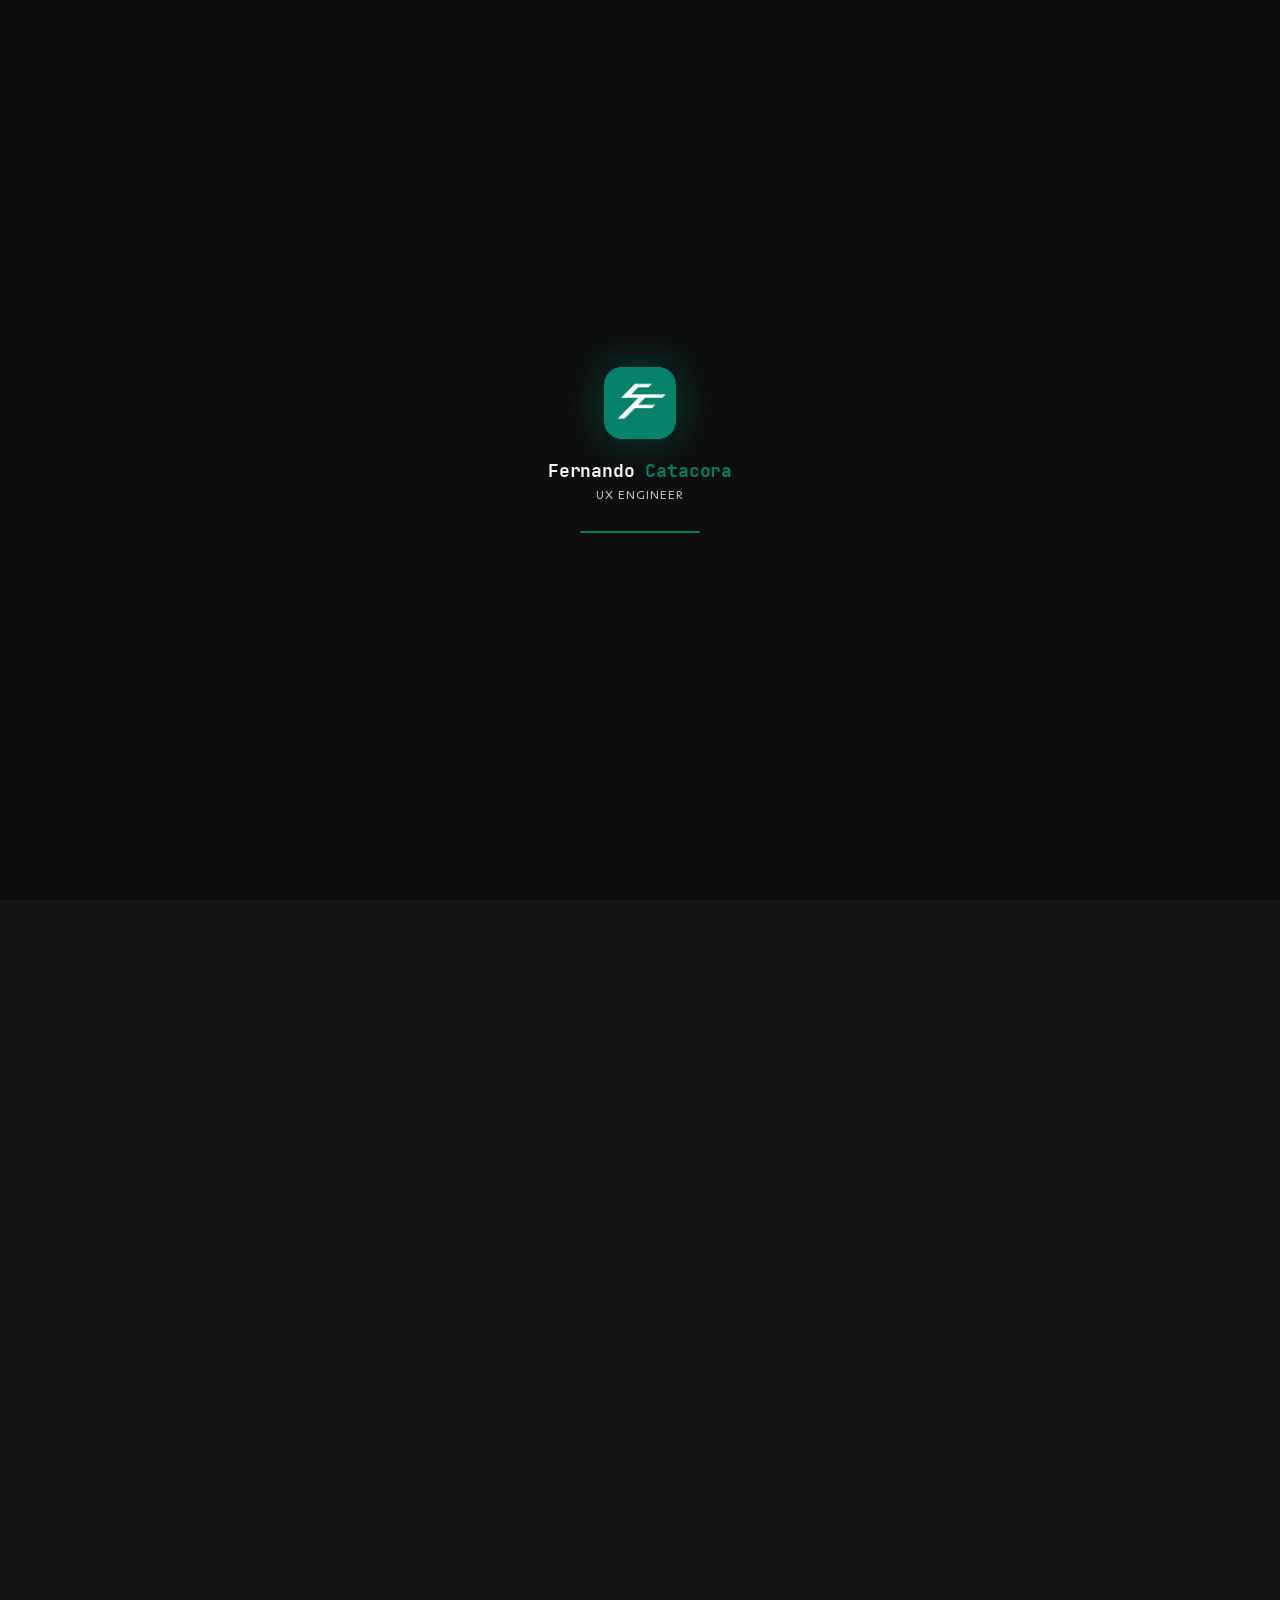
<file: index.html>
<!DOCTYPE html>
<html lang="es">
  <head>
    <meta charset="UTF-8" />
    <meta name="viewport" content="width=device-width, initial-scale=1.0" />
    <title>Portafolio Fernando Catacora</title>
    <meta
      name="description"
      content="Showcases a premium dark-mode portfolio highlighting UI/UX and frontend skills with projects, services, and CV download for professional visibility."
    />
    <link rel="icon" type="image/jpeg" href="imagenes/logo_fer_fav_icon.jpg">
    <link rel="stylesheet" href="styles.css" />
    <script>
      (function () {
        try {
          var alreadyVisited =
            sessionStorage.getItem("fc_portfolio_visited") === "true" ||
            (window.name && window.name.indexOf("fc_portfolio_visited") !== -1);
          if (alreadyVisited) {
            document.documentElement.classList.add("skip-splash");
          }
        } catch (e) {}
      })();
    </script>
    <!-- Google tag (gtag.js) -->
    <script async src="https://www.googletagmanager.com/gtag/js?id=G-YYZW7LDXMD"></script>
    <script>
      window.dataLayer = window.dataLayer || [];
      function gtag(){dataLayer.push(arguments);}
      gtag('js', new Date());

      gtag('config', 'G-YYZW7LDXMD');
    </script>

  </head>

  <body>
    <!-- ====================================================================
         SPLASH SCREEN (INTRO OVERLAY)
         ==================================================================== -->
    <div id="splash-overlay" class="splash-overlay">
      <div class="splash-logo">
        <img src="imagenes/logo%20fer.jpg" alt="FC logo" class="brand-logo-img" />
      </div>
      <div class="splash-text">
        <div class="splash-name">
          Fernando <span class="text-accent">Catacora</span>
        </div>
        <div class="splash-role">UX Engineer</div>
      </div>
      <div class="splash-loader">
        <div class="splash-loader-bar"></div>
      </div>
    </div>


    <div id="app-wrapper" class="app-wrapper">
      <!-- ==================================================================
           HEADER / NAVEGACIÓN
           ================================================================== -->
      <header id="site-header" class="site-header">
        <div class="nav-container">
          <!-- Logo -->
          <a href="#inicio" class="brand-link">
            <div class="brand-logo-box">
              <!-- MULTIMEDIA: Coloca aquí la ruta de tu logo (ej. src="assets/logo.jpg") -->
              <img src="imagenes/logo%20fer.jpg" alt="FC logo" class="brand-logo-img" />
            </div>
            <div class="brand-text">
              <span class="brand-subtitle">UX Engineer</span>
            </div>
          </a>

          <!-- Navegación Desktop -->
          <nav class="desktop-nav hidden-mobile">
            <a href="#inicio" class="nav-link active" data-nav-section="inicio">Inicio</a>
            <a href="#especialidades" class="nav-link" data-nav-section="especialidades">Especialidades</a>
            <a href="#proyectos" class="nav-link" data-nav-section="proyectos">Proyectos</a>
            <a href="#contacto" class="nav-link" data-nav-section="contacto">Contacto</a>


          </nav>

          <!-- Botón Hamburguesa Móvil -->
          <button id="mobile-menu-btn" class="mobile-menu-btn" aria-label="Toggle menu">
            <svg id="icon-menu" width="24" height="24" fill="none" stroke="currentColor" stroke-width="2" stroke-linecap="round" stroke-linejoin="round" viewBox="0 0 24 24">
              <line x1="4" y1="12" x2="20" y2="12" />
              <line x1="4" y1="6" x2="20" y2="6" />
              <line x1="4" y1="18" x2="20" y2="18" />
            </svg>
            <svg id="icon-close" width="24" height="24" fill="none" stroke="currentColor" stroke-width="2" stroke-linecap="round" stroke-linejoin="round" viewBox="0 0 24 24" style="display: none;">
              <line x1="18" y1="6" x2="6" y2="18" />
              <line x1="6" y1="6" x2="18" y2="18" />
            </svg>
          </button>
        </div>

        <!-- Menú Desplegable Móvil -->
        <div id="mobile-menu" class="mobile-menu">
          <a href="#inicio" class="mobile-nav-link active" data-nav-section="inicio">Inicio</a>
          <a href="#especialidades" class="mobile-nav-link" data-nav-section="especialidades">Especialidades</a>
          <a href="#proyectos" class="mobile-nav-link" data-nav-section="proyectos">Proyectos</a>
          <a href="#contacto" class="mobile-nav-link" data-nav-section="contacto">Contacto</a>

          <!-- MULTIMEDIA: Coloca aquí la ruta de tu CV en PDF (ej. href="assets/Fernando_Catacora.pdf") -->
        </div>
      </header>

      <!-- ==================================================================
           MAIN CONTENT
           ================================================================== -->
      <main>
        <!-- ================================================================
             SECCIÓN HERO
             ================================================================ -->
        <section id="inicio" class="hero-section">
          <!-- Resplandores de fondo -->
          <div class="hero-glow-top"></div>
          <div class="hero-glow-bottom"></div>

          <div class="hero-grid">
            <!-- Columna izquierda: Texto y CTAs -->
            <div>


              <h1 class="hero-title hero-anim-up delay-2">
                Fernando Vidal
                <br />
                <span class="text-accent">Catacora</span>
                <br />
                Gonzales
              </h1>

              <p class="hero-subtitle hero-anim-up delay-3">
                UI/UX Designer &amp; Frontend Developer
              </p>

              <p class="hero-description hero-anim-up delay-4">
                Diseño experiencias digitales que combinan la belleza visual con la funcionalidad técnica.
                Del wireframe al código, creo interfaces que conectan con las personas y potencian los negocios.
              </p>

              <div class="hero-actions hero-anim-up delay-5">
                <!-- MULTIMEDIA: Coloca aquí la ruta de tu CV en PDF (ej. href="assets/Fernando_Catacora.pdf") -->
                <a href="imagenes/CV%20Fernando%20Catacora.pdf" download="Fernando_Vidal_CV.pdf" class="btn-primary">
                  <svg width="16" height="16" fill="none" stroke="currentColor" stroke-width="2" stroke-linecap="round" stroke-linejoin="round" viewBox="0 0 24 24">
                    <path d="M21 15v4a2 2 0 01-2 2H5a2 2 0 01-2-2v-4" />
                    <polyline points="7 10 12 15 17 10" />
                    <line x1="12" y1="15" x2="12" y2="3" />
                  </svg>
                  Descargar CV
                </a>
                <a href="#proyectos" class="btn-secondary">
                  Ver proyectos
                </a>
              </div>

              <!-- Estadísticas -->
              <div class="stats-row hero-anim-up delay-6">
                <div>
                  <div class="stat-value">2+</div>
                  <div class="stat-label">Años de experiencia</div>
                </div>
                <div>
                  <div class="stat-value">4+</div>
                  <div class="stat-label">Proyectos completados</div>
                </div>
                <div>
                  <div class="stat-value">10+</div>
                  <div class="stat-label">Clientes satisfechos</div>
                </div>
              </div>
            </div>

            <!-- Columna derecha: Retrato -->
            <div class="hero-portrait hero-anim-right delay-3">
              <!-- Anillos decorativos -->
              <div class="portrait-ring-outer"></div>
              <div class="portrait-ring-inner"></div>

              <!-- Marco de fotografía -->
              <div class="portrait-frame">
                <div class="portrait-top-line"></div>
                <!-- MULTIMEDIA: Coloca aquí la ruta de tu fotografía de perfil (ej. src="assets/foto-perfil.jpeg") -->
                <img
                  src="imagenes/fotoFer.jpg"
                  alt="Fernando Catacora — UI/UX Designer &amp; Frontend Developer"
                  class="portrait-img"
                />
                <div class="portrait-gradient"></div>
              </div>
            </div>
          </div>
        </section>

        <!-- ================================================================
             SECCIÓN ESPECIALIDADES (SERVICES)
             ================================================================ -->
        <section id="especialidades" class="services-section">
          <div class="section-divider"></div>

          <div class="section-container">
            <div class="services-header reveal">
              <span class="section-tag">Lo que hago</span>
              <h2 class="section-title">Mis Especialidades</h2>
              <p class="services-subtitle">
                Tres disciplinas complementarias que trabajan juntas para entregar soluciones digitales completas y de alto impacto.
              </p>
            </div>

            <div class="services-grid">
              <!-- Especialidad 1 -->
              <div class="service-card reveal">
                <div class="service-card-topline"></div>
                <div class="service-icon-box">
                  <svg width="28" height="28" fill="none" stroke="#008065" stroke-width="1.8" stroke-linecap="round" stroke-linejoin="round" viewBox="0 0 24 24">
                    <rect x="2" y="3" width="20" height="14" rx="2" ry="2" />
                    <line x1="8" y1="21" x2="16" y2="21" />
                    <line x1="12" y1="17" x2="12" y2="21" />
                  </svg>
                </div>
                <span class="service-label">UI/UX Design</span>
                <h3 class="service-title">Diseño de Interfaces &amp; Experiencia de Usuario</h3>
                <p class="service-description">
                  Creo interfaces intuitivas centradas en el usuario. Desde la investigación y arquitectura de información hasta wireframes, prototipos interactivos y sistemas de diseño escalables en Figma.
                </p>
                <div class="service-tools">
                  <span class="tool-tag">Figma</span>
                  <span class="tool-tag">Wireframing</span>
                  <span class="tool-tag">Prototyping</span>
                  <span class="tool-tag">User Research</span>
                  <span class="tool-tag">Design Systems</span>
                </div>
              </div>

              <!-- Especialidad 2 -->
              <div class="service-card reveal delay-1">
                <div class="service-card-topline"></div>
                <div class="service-icon-box">
                  <svg width="28" height="28" fill="none" stroke="#008065" stroke-width="1.8" stroke-linecap="round" stroke-linejoin="round" viewBox="0 0 24 24">
                    <polyline points="16 18 22 12 16 6" />
                    <polyline points="8 6 2 12 8 18" />
                  </svg>
                </div>
                <span class="service-label">Frontend Development</span>
                <h3 class="service-title">Desarrollo Frontend &amp; Código Limpio</h3>
                <p class="service-description">
                  Transformo diseños en experiencias web funcionales y de alto rendimiento. Trabajo con HTML semántico, CSS avanzado y JavaScript Vanilla para construir interfaces accesibles y responsive.
                </p>
                <div class="service-tools">
                  <span class="tool-tag">HTML5</span>
                  <span class="tool-tag">CSS3</span>
                  <span class="tool-tag">JavaScript</span>
                  <span class="tool-tag">Responsive Design</span>
                  <span class="tool-tag">Web Performance</span>
                </div>
              </div>

              <!-- Especialidad 3 -->
              <div class="service-card reveal delay-2">
                <div class="service-card-topline"></div>
                <div class="service-icon-box">
                  <svg
                          xmlns="http://www.w3.org/2000/svg"
                          width="36"
                          height="36"
                          viewBox="0 0 24 24"
                          fill="none"
                          stroke="#009688"
                          stroke-width="1.25"
                          stroke-linecap="round"
                          stroke-linejoin="round"
                  >
                    <path d="M9 5h-2a2 2 0 0 0 -2 2v12a2 2 0 0 0 2 2h10a2 2 0 0 0 2 -2v-12a2 2 0 0 0 -2 -2h-2" />
                    <path d="M9 3m0 2a2 2 0 0 1 2 -2h2a2 2 0 0 1 2 2v0a2 2 0 0 1 -2 2h-2a2 2 0 0 1 -2 -2z" />
                    <path d="M9 17v-4" />
                    <path d="M12 17v-1" />
                    <path d="M15 17v-2" />
                    <path d="M12 17v-1" />
                  </svg>

                </div>
                <span class="service-label">Marketing Digital</span>
                <h3 class="service-title">Metricas y marketing digital</h3>
                <p class="service-description">
                  Utilizo herramientas de análisis web y marketing digital para optimizar la presencia en línea de los proyectos. Implemento estrategias basadas en datos para mejorar la visibilidad, el engagement y la conversión.
                </p>
                <div class="service-tools">
                  <span class="tool-tag">Datos</span>
                  <span class="tool-tag">Marketing</span>
                  <span class="tool-tag">Google analytics </span>
                  <span class="tool-tag">Estrategias</span>
                  <span class="tool-tag">Leads</span>
                </div>
              </div>
            </div>
          </div>
        </section>

        <!-- ================================================================
             SECCIÓN PORTAFOLIO (PROJECTS)
             ================================================================ -->
        <section id="proyectos" class="portfolio-section">
          <div class="section-divider"></div>

          <div class="section-container">
            <div class="portfolio-header reveal">
              <div>
                <span class="section-tag">Portafolio</span>
                <h2 class="section-title">Proyectos Destacados</h2>
              </div>
            </div>

            <div class="projects-grid">
              <!-- Proyecto 1: Landing Page — Pizzería -->
              <article class="project-card reveal" data-project-href="proyecto-1.html">
                <div class="project-media">
                  <!-- MULTIMEDIA: Coloca aquí la ruta de la portada del Proyecto 1 (ej. src="assets/pizzeria.png") -->
                  <img
                    src="imagenes/1%20Pizza/Banner%20de%20entrada.png"
                    alt="Landing Page — Pizzería"
                    class="project-img"
                  />
                  <div class="project-media-overlay"></div>

                </div>

                <div class="project-body">
                  <h3 class="project-title">Landing Page — Pizzería</h3>
                  <p class="project-description">
                    Ejercicio práctico de desarrollo web para reforzar HTML, CSS y JavaScript con una página responsiva que organiza la propuesta de valor, los sabores destacados, el equipo y el contacto directo en un recorrido claro.
                  </p>
                  <div class="project-tags">
                    <span class="project-tag">HTML</span>
                    <span class="project-tag">CSS</span>
                    <span class="project-tag">JavaScript</span>
                    <span class="project-tag">Responsive</span>
                  </div>
                  <div class="project-actions">
                    <a href="proyecto-1.html" class="btn-project-link">
                      Ver proyecto
                      <svg width="14" height="14" fill="none" stroke="currentColor" stroke-width="2" stroke-linecap="round" stroke-linejoin="round" viewBox="0 0 24 24">
                        <line x1="5" y1="12" x2="19" y2="12" />
                        <polyline points="12 5 19 12 12 19" />
                      </svg>
                    </a>
                  </div>
                </div>
              </article>

              <!-- Proyecto 2: App CNS — Citas Médicas -->
              <article class="project-card reveal delay-1" data-project-href="proyecto-2.html">
                <div class="project-media">
                  <!-- MULTIMEDIA: Coloca aquí la ruta de la portada del Proyecto 2 (ej. src="assets/app-cns.png") -->
                  <img
                    src="imagenes/2appcns/banner.png"
                    alt="App CNS — Citas Médicas"
                    class="project-img"
                  />
                  <div class="project-media-overlay"></div>

                </div>

                <div class="project-body">
                  <h3 class="project-title">App - CNS app</h3>
                  <p class="project-description">
                    Caso de estudio UX/UI para la Caja Nacional de Salud en La Paz. Rediseño digital enfocado en reservar citas médicas en menos de 3 minutos mediante metodología C.L.E.A.R. UI y Design Tokens en Figma.
                  </p>
                  <div class="project-tags">
                    <span class="project-tag">UX/UI Design</span>
                    <span class="project-tag">Figma</span>
                    <span class="project-tag">Investigación de usuario</span>
                    <span class="project-tag">Mobile App</span>
                  </div>
                  <div class="project-actions">
                    <a href="proyecto-2.html" class="btn-project-link">
                      Ver caso de estudio
                      <svg width="14" height="14" fill="none" stroke="currentColor" stroke-width="2" stroke-linecap="round" stroke-linejoin="round" viewBox="0 0 24 24">
                        <line x1="5" y1="12" x2="19" y2="12" />
                        <polyline points="12 5 19 12 12 19" />
                      </svg>
                    </a>
                  </div>
                </div>
              </article>

              <!-- Proyecto 3: App — LA CUENTA -->
              <article class="project-card reveal" data-project-href="proyecto-3.html">
                <div class="project-media">
                  <!-- MULTIMEDIA: Coloca aquí la ruta de la portada del Proyecto 3 (ej. src="imagenes/la-cuenta.png") -->
                  <img
                    src="imagenes/3Lacuenta/Banner.png"
                    alt="App — LA CUENTA"
                    class="project-img"
                  />
                  <div class="project-media-overlay"></div>

                </div>

                <div class="project-body">
                  <h3 class="project-title">App - LA CUENTA</h3>
                  <p class="project-description">
                    App móvil para compartir la mesa y dividir cuentas de restaurantes y cafeterías, con distintas formas de repartir el pago (equitativo, por consumo o ruleta), cobro por QR y comprobante digital.
                  </p>
                  <div class="project-tags">
                    <span class="project-tag">Diseño ux/ui</span>
                    <span class="project-tag">Figma</span>
                    <span class="project-tag">Diseño de apps</span>
                  </div>
                  <div class="project-actions">
                    <a href="proyecto-3.html" class="btn-project-link">
                      Ver proyecto
                      <svg width="14" height="14" fill="none" stroke="currentColor" stroke-width="2" stroke-linecap="round" stroke-linejoin="round" viewBox="0 0 24 24">
                        <line x1="5" y1="12" x2="19" y2="12" />
                        <polyline points="12 5 19 12 12 19" />
                      </svg>
                    </a>
                  </div>
                </div>
              </article>

              <!-- Proyecto 4: Sitio web — TAMBO -->
              <article class="project-card reveal delay-1" data-project-href="proyecto-4.html">
                <div class="project-media">
                  <!-- MULTIMEDIA: Coloca aquí la ruta de la portada del Proyecto 4 (ej. src="imagenes/tambo.jpg") -->
                  <img
                    src="imagenes/4%20Tambo/banner%202.png"
                    alt="Sitio web — TAMBO"
                    class="project-img"
                  />
                  <div class="project-media-overlay"></div>

                </div>

                <div class="project-body">
                  <h3 class="project-title">Sitio web - TAMBO</h3>
                  <p class="project-description">
                    Plataforma web cultural diseñada para conectar a las personas con la agenda de eventos artísticos, música, danza, teatro, artistas y espacios patrimoniales en un solo punto de encuentro digital.
                  </p>
                  <div class="project-tags">
                    <span class="project-tag">Diseño ux/ui</span>
                    <span class="project-tag">Diseño web</span>
                    <span class="project-tag">Figma</span>
                    <span class="project-tag">Responsive</span>
                  </div>
                  <div class="project-actions">
                    <a href="proyecto-4.html" class="btn-project-link">
                      Ver proyecto
                      <svg width="14" height="14" fill="none" stroke="currentColor" stroke-width="2" stroke-linecap="round" stroke-linejoin="round" viewBox="0 0 24 24">
                        <line x1="5" y1="12" x2="19" y2="12" />
                        <polyline points="12 5 19 12 12 19" />
                      </svg>
                    </a>
                  </div>
                </div>
              </article>
              <!-- Proyecto 5: Sitio web — BlogDeCafe -->
              <article class="project-card reveal delay-1" data-project-href="proyecto-5.html">
                <div class="project-media">
                  <!-- MULTIMEDIA: Coloca aquí la ruta de la portada del Proyecto 5 (ej. src="imagenes/blogdecafe.jpg") -->
                  <img
                          src="imagenes/5%20Cafe/banner.png"
                          alt="Sitio web — BlogDeCafe"
                          class="project-img"
                  />
                  <div class="project-media-overlay"></div>

                </div>

                <div class="project-body">
                  <h3 class="project-title">Sitio web - BlogDeCafe</h3>
                  <p class="project-description">
                    Plataforma web y blog sobre cultura cafetera con artículos, recetas, talleres prácticos y formulario de contacto, maquetada para reforzar HTML5 semántico, CSS3 y Responsive Design.
                  </p>
                  <div class="project-tags">
                    <span class="project-tag">Diseño web</span>
                    <span class="project-tag">Desarrollo Front-End</span>
                    <span class="project-tag">Responsive</span>
                  </div>
                  <div class="project-actions">
                    <a href="proyecto-5.html" class="btn-project-link">
                      Ver proyecto
                      <svg width="14" height="14" fill="none" stroke="currentColor" stroke-width="2" stroke-linecap="round" stroke-linejoin="round" viewBox="0 0 24 24">
                        <line x1="5" y1="12" x2="19" y2="12" />
                        <polyline points="12 5 19 12 12 19" />
                      </svg>
                    </a>
                  </div>
                </div>
              </article>
              <!-- Proyecto 6: Sitio web — FrontEndStore -->
              <article class="project-card reveal delay-1" data-project-href="proyecto-6.html">
                <div class="project-media">
                  <!-- MULTIMEDIA: Coloca aquí la ruta de la portada del Proyecto 6 (ej. src="imagenes/frontendstore.jpg") -->
                  <img
                          src="imagenes/6Tienda/Banner%20de%20entrada.png"
                          alt="Sitio web — FrontEndStore"
                          class="project-img"
                  />
                  <div class="project-media-overlay"></div>

                </div>

                <div class="project-body">
                  <h3 class="project-title">Sitio web - FrontEndStore</h3>
                  <p class="project-description">
                    Tienda virtual de poleras para desarrolladores («Código de Estilo») creada para reforzar maquetación con HTML semántico, CSS Grid, Flexbox y Responsive Design en catálogo de productos y secciones informativas.
                  </p>
                  <div class="project-tags">
                    <span class="project-tag">Diseño web</span>
                    <span class="project-tag">Desarrollo Front-End</span>
                    <span class="project-tag">Responsive</span>
                  </div>
                  <div class="project-actions">
                    <a href="proyecto-6.html" class="btn-project-link">
                      Ver proyecto
                      <svg width="14" height="14" fill="none" stroke="currentColor" stroke-width="2" stroke-linecap="round" stroke-linejoin="round" viewBox="0 0 24 24">
                        <line x1="5" y1="12" x2="19" y2="12" />
                        <polyline points="12 5 19 12 12 19" />
                      </svg>
                    </a>
                  </div>
                </div>
              </article>
            </div>
          </div>
        </section>

        <!-- ================================================================
             SECCIÓN METODOLOGÍA (EL MÉTODO C.L.E.A.R.)
             ================================================================ -->
        <section id="metodologia" class="methodology-section">
          <div class="methodology-glow"></div>
          <div class="section-divider"></div>

          <div class="section-container">
            <div class="methodology-header reveal">
              <span class="section-tag">Metodología</span>
              <h2 class="section-title">
                El Método <span class="text-accent">C.L.E.A.R.</span>
              </h2>
              <p class="methodology-subtitle">
                Un flujo de trabajo estructurado y Mobile-First que garantiza resultados
                consistentes desde la investigación hasta el producto final en producción.
              </p>
              <div class="methodology-badges">
                <span class="methodology-badge">Mobile-First</span>
                <span class="methodology-badge">Responsive Design</span>
                <span class="methodology-badge">WCAG Accessibility</span>
                <span class="methodology-badge">Iterative Process</span>
              </div>
            </div>

            <div class="clear-steps">
              <!-- Paso 1: C -->
              <div class="clear-step clear-step-even reveal">
                <div class="clear-card-col">
                  <div class="step-card">
                    <div class="step-word">Comprender</div>
                    <h3 class="step-title">Comprender el Contexto</h3>
                    <p class="step-description">
                      Inicio con investigación profunda del usuario y del negocio. Entrevistas, benchmarking y análisis heurístico para entender el problema antes de diseñar cualquier solución.
                    </p>
                    <div class="step-detail">User Research · Benchmarking · Heurísticas</div>
                  </div>
                </div>
                <div class="clear-node-col">
                  <div class="clear-node-circle">
                    <span>C</span>
                  </div>
                </div>
              </div>

              <!-- Paso 2: L -->
              <div class="clear-step clear-step-odd reveal">
                <div class="clear-node-col">
                  <div class="clear-node-circle">
                    <span>L</span>
                  </div>
                </div>
                <div class="clear-card-col">
                  <div class="step-card">
                    <div class="step-word">Líneas</div>
                    <h3 class="step-title">Líneas &amp; Arquitectura</h3>
                    <p class="step-description">
                      Estructuro el flujo de información con arquitectura de información, mapas de sitio y wireframes de baja fidelidad. Priorizando la usabilidad y la jerarquía visual.
                    </p>
                    <div class="step-detail">Wireframing · IA · Sitemaps · User Flows</div>
                  </div>
                </div>
              </div>

              <!-- Paso 3: E -->
              <div class="clear-step clear-step-even reveal">
                <div class="clear-card-col">
                  <div class="step-card">
                    <div class="step-word">Estructurar</div>
                    <h3 class="step-title">Estructurar el Sistema</h3>
                    <p class="step-description">
                      Construyo el sistema de diseño visual: tipografía, paletas de color, componentes reutilizables y guías de estilo que garantizan consistencia en toda la interfaz.
                    </p>
                    <div class="step-detail">Design System · Tokens · Componentes</div>
                  </div>
                </div>
                <div class="clear-node-col">
                  <div class="clear-node-circle">
                    <span>E</span>
                  </div>
                </div>
              </div>

              <!-- Paso 4: A -->
              <div class="clear-step clear-step-odd reveal">
                <div class="clear-node-col">
                  <div class="clear-node-circle">
                    <span>A</span>
                  </div>
                </div>
                <div class="clear-card-col">
                  <div class="step-card">
                    <div class="step-word">Aplicar</div>
                    <h3 class="step-title">Aplicar con Código</h3>
                    <p class="step-description">
                      Desarrollo el frontend con HTML semántico, CSS avanzado y JavaScript aplicando principios Mobile-First. El diseño toma vida con animaciones y microinteracciones.
                    </p>
                    <div class="step-detail">HTML · CSS · JS · Responsive · Motion</div>
                  </div>
                </div>
              </div>

              <!-- Paso 5: R -->
              <div class="clear-step clear-step-even reveal">
                <div class="clear-card-col">
                  <div class="step-card">
                    <div class="step-word">Revisar</div>
                    <h3 class="step-title">Revisar &amp; Optimizar</h3>
                    <p class="step-description">
                      Tests con usuarios reales, análisis de accesibilidad WCAG y optimización de rendimiento. Iteración continua para perfeccionar la experiencia hasta superar las expectativas.
                    </p>
                    <div class="step-detail">Usability Testing · WCAG · Performance</div>
                  </div>
                </div>
                <div class="clear-node-col">
                  <div class="clear-node-circle">
                    <span>R</span>
                  </div>
                </div>
              </div>
            </div>
          </div>
        </section>
      </main>

      <!-- ==================================================================
           FOOTER / CONTACTO
           ================================================================== -->
      <footer id="contacto" class="site-footer">
        <div class="footer-top-line"></div>

        <!-- Bloque Contáctame (Formulario) -->
        <div class="footer-cta">
          <div class="footer-glow"></div>

          <div class="footer-cta-inner footer-contact-container reveal">
            <span class="section-tag">¿Listo para colaborar?</span>
            <h2 class="footer-cta-title">
              <span class="text-accent">Contáctame</span>
            </h2>
            <p class="footer-cta-description">
              Cuéntame sobre tu proyecto y construyamos algo extraordinario juntos. Estoy disponible para roles full-time, freelance y colaboraciones creativas.
            </p>

            <div class="contact-form-card">
              <div class="service-card-topline"></div>

              <form id="contact-form" class="contact-form" novalidate>
                <div class="form-row-grid">
                  <div class="form-group">
                    <label for="contact-name" class="form-label">Nombre</label>
                    <input
                      type="text"
                      id="contact-name"
                      name="nombre"
                      class="form-control"
                      placeholder="Tu nombre completo"
                    />
                  </div>

                  <div class="form-group">
                    <label for="contact-email" class="form-label">Correo electrónico</label>
                    <input
                      type="email"
                      id="contact-email"
                      name="correo"
                      class="form-control"
                      placeholder="tucorreo@ejemplo.com"
                    />
                  </div>
                </div>

                <div class="form-row-grid">
                  <div class="form-group">
                    <label for="contact-phone" class="form-label">Teléfono</label>
                    <input
                      type="tel"
                      id="contact-phone"
                      name="telefono"
                      class="form-control"
                      placeholder="+591 75247869"
                    />
                  </div>

                  <div class="form-group">
                    <label for="contact-service" class="form-label">Servicio</label>
                    <div class="select-wrapper">
                      <select id="contact-service" name="servicio" class="form-control form-select">
                        <option value="" selected disabled>Selecciona un servicio</option>
                        <option value="Diseño UI/UX">Diseño UI/UX</option>
                        <option value="Desarrollo">Desarrollo</option>
                        <option value="Ambos (Diseño UI/UX y Desarrollo)">Ambos (Diseño UI/UX y Desarrollo)</option>
                      </select>
                      <svg class="select-arrow" width="16" height="16" fill="none" stroke="currentColor" stroke-width="2" stroke-linecap="round" stroke-linejoin="round" viewBox="0 0 24 24">
                        <polyline points="6 9 12 15 18 9" />
                      </svg>
                    </div>
                  </div>
                </div>

                <div class="form-group">
                  <label for="contact-details" class="form-label">Detalles del proyecto</label>
                  <textarea
                    id="contact-details"
                    name="detalles"
                    rows="6"
                    class="form-control form-textarea"
                    placeholder="Describe tu proyecto, objetivos, alcance o cualquier detalle importante..."
                  ></textarea>
                </div>

                <button type="submit" class="btn-submit-contact">
                  <svg width="18" height="18" fill="none" stroke="currentColor" stroke-width="2" stroke-linecap="round" stroke-linejoin="round" viewBox="0 0 24 24">
                    <line x1="22" y1="2" x2="11" y2="13" />
                    <polygon points="22 2 15 22 11 13 2 9 22 2" />
                  </svg>
                  Enviar mensaje
                </button>
              </form>
            </div>
          </div>
        </div>

        <!-- Barra inferior -->
        <div class="footer-bottom">
          <div class="footer-bottom-inner">
            <div class="footer-copy-group">
              <span class="footer-copyright">
                © 2026 Fernando Vidal Catacora Gonzales. Todos los derechos reservados.
              </span>
            </div>

            <div class="footer-socials">
              <a
                href="https://www.instagram.com/fernando_vcg_3/"
                target="_blank"
                rel="noopener noreferrer"
                aria-label="Instagram"
                class="social-btn"
              >
                <svg width="20" height="20" fill="none" stroke="currentColor" stroke-width="1.8" stroke-linecap="round" stroke-linejoin="round" viewBox="0 0 24 24">
                  <rect x="2" y="2" width="20" height="20" rx="5" ry="5" />
                  <path d="M16 11.37A4 4 0 1112.63 8 4 4 0 0116 11.37z" />
                  <line x1="17.5" y1="6.5" x2="17.51" y2="6.5" />
                </svg>
              </a>

              <a
                href="https://www.linkedin.com/in/fernando-vidal-catacora-gonzales-151739361"
                target="_blank"
                rel="noopener noreferrer"
                aria-label="LinkedIn"
                class="social-btn"
              >
                <svg width="20" height="20" fill="none" stroke="currentColor" stroke-width="1.8" stroke-linecap="round" stroke-linejoin="round" viewBox="0 0 24 24">
                  <path d="M16 8a6 6 0 016 6v7h-4v-7a2 2 0 00-2-2 2 2 0 00-2 2v7h-4v-7a6 6 0 016-6z" />
                  <rect x="2" y="9" width="4" height="12" />
                  <circle cx="4" cy="4" r="2" />
                </svg>
              </a>

              <a
                href="https://github.com/FernandoVCG33"
                target="_blank"
                rel="noopener noreferrer"
                aria-label="GitHub"
                class="social-btn"
              >
                <svg width="20" height="20" fill="none" stroke="currentColor" stroke-width="1.8" stroke-linecap="round" stroke-linejoin="round" viewBox="0 0 24 24">
                  <path d="M9 19c-5 1.5-5-2.5-7-3m14 6v-3.87a3.37 3.37 0 00-.94-2.61c3.14-.35 6.44-1.54 6.44-7A5.44 5.44 0 0020 4.77 5.07 5.07 0 0019.91 1S18.73.65 16 2.48a13.38 13.38 0 00-7 0C6.27.65 5.09 1 5.09 1A5.07 5.07 0 005 4.77a5.44 5.44 0 00-1.5 3.78c0 5.42 3.3 6.61 6.44 7A3.37 3.37 0 009 18.13V22" />
                </svg>
              </a>
              <a
                      href="https://www.behance.net/fernandcatacor1"
                      target="_blank"
                      rel="noopener noreferrer"
                      aria-label="Behance"
                      class="social-btn"
              >
                <svg
                        xmlns="http://www.w3.org/2000/svg"
                        width="20" height="20" fill="none" stroke="currentColor" stroke-width="1.8" stroke-linecap="round" stroke-linejoin="round" viewBox="0 0 24 24"
                >
                  <path d="M3 18v-12h4.5a3 3 0 0 1 0 6a3 3 0 0 1 0 6h-4.5" />
                  <path d="M3 12l4.5 0" />
                  <path d="M14 13h7a3.5 3.5 0 0 0 -7 0v2a3.5 3.5 0 0 0 6.64 1" />
                  <path d="M16 6l3 0" />
                </svg>

              </a>
            </div>
          </div>
        </div>
      </footer>
    </div>

    <!-- ====================================================================
         ALERTA SUPERIOR DESPLEGABLE (CAMPOS VACÍOS)
         ==================================================================== -->
    <div id="top-alert" class="top-alert" role="alert" aria-live="assertive">
      <div class="top-alert-icon">
        <svg width="18" height="18" fill="none" stroke="currentColor" stroke-width="2.2" stroke-linecap="round" stroke-linejoin="round" viewBox="0 0 24 24">
          <circle cx="12" cy="12" r="10" />
          <line x1="12" y1="8" x2="12" y2="12" />
          <line x1="12" y1="16" x2="12.01" y2="16" />
        </svg>
      </div>
      <span class="top-alert-text">Llene todos los campos por favor</span>
    </div>

    <!-- ====================================================================
         POP-UP MODAL DE ÉXITO (MENSAJE ENVIADO)
         ==================================================================== -->
    <div id="success-modal" class="modal-overlay" aria-hidden="true">
      <div class="modal-card" role="dialog" aria-modal="true" aria-labelledby="modal-title">
        <div class="service-card-topline"></div>
        <div class="modal-icon-box">
          <svg width="32" height="32" fill="none" stroke="#ffffff" stroke-width="2.5" stroke-linecap="round" stroke-linejoin="round" viewBox="0 0 24 24">
            <polyline points="20 6 9 17 4 12" />
          </svg>
        </div>
        <h3 id="modal-title" class="modal-title">¡Mensaje enviado!</h3>
        <p class="modal-description">
          Tu mensaje ha sido enviado correctamente. Me pondré en contacto contigo a la brevedad.
        </p>
        <button type="button" id="close-modal-btn" class="btn-modal-close">
          Entendido
        </button>
      </div>
    </div>

    <script src="script.js"></script>
  </body>
</html>
</file>
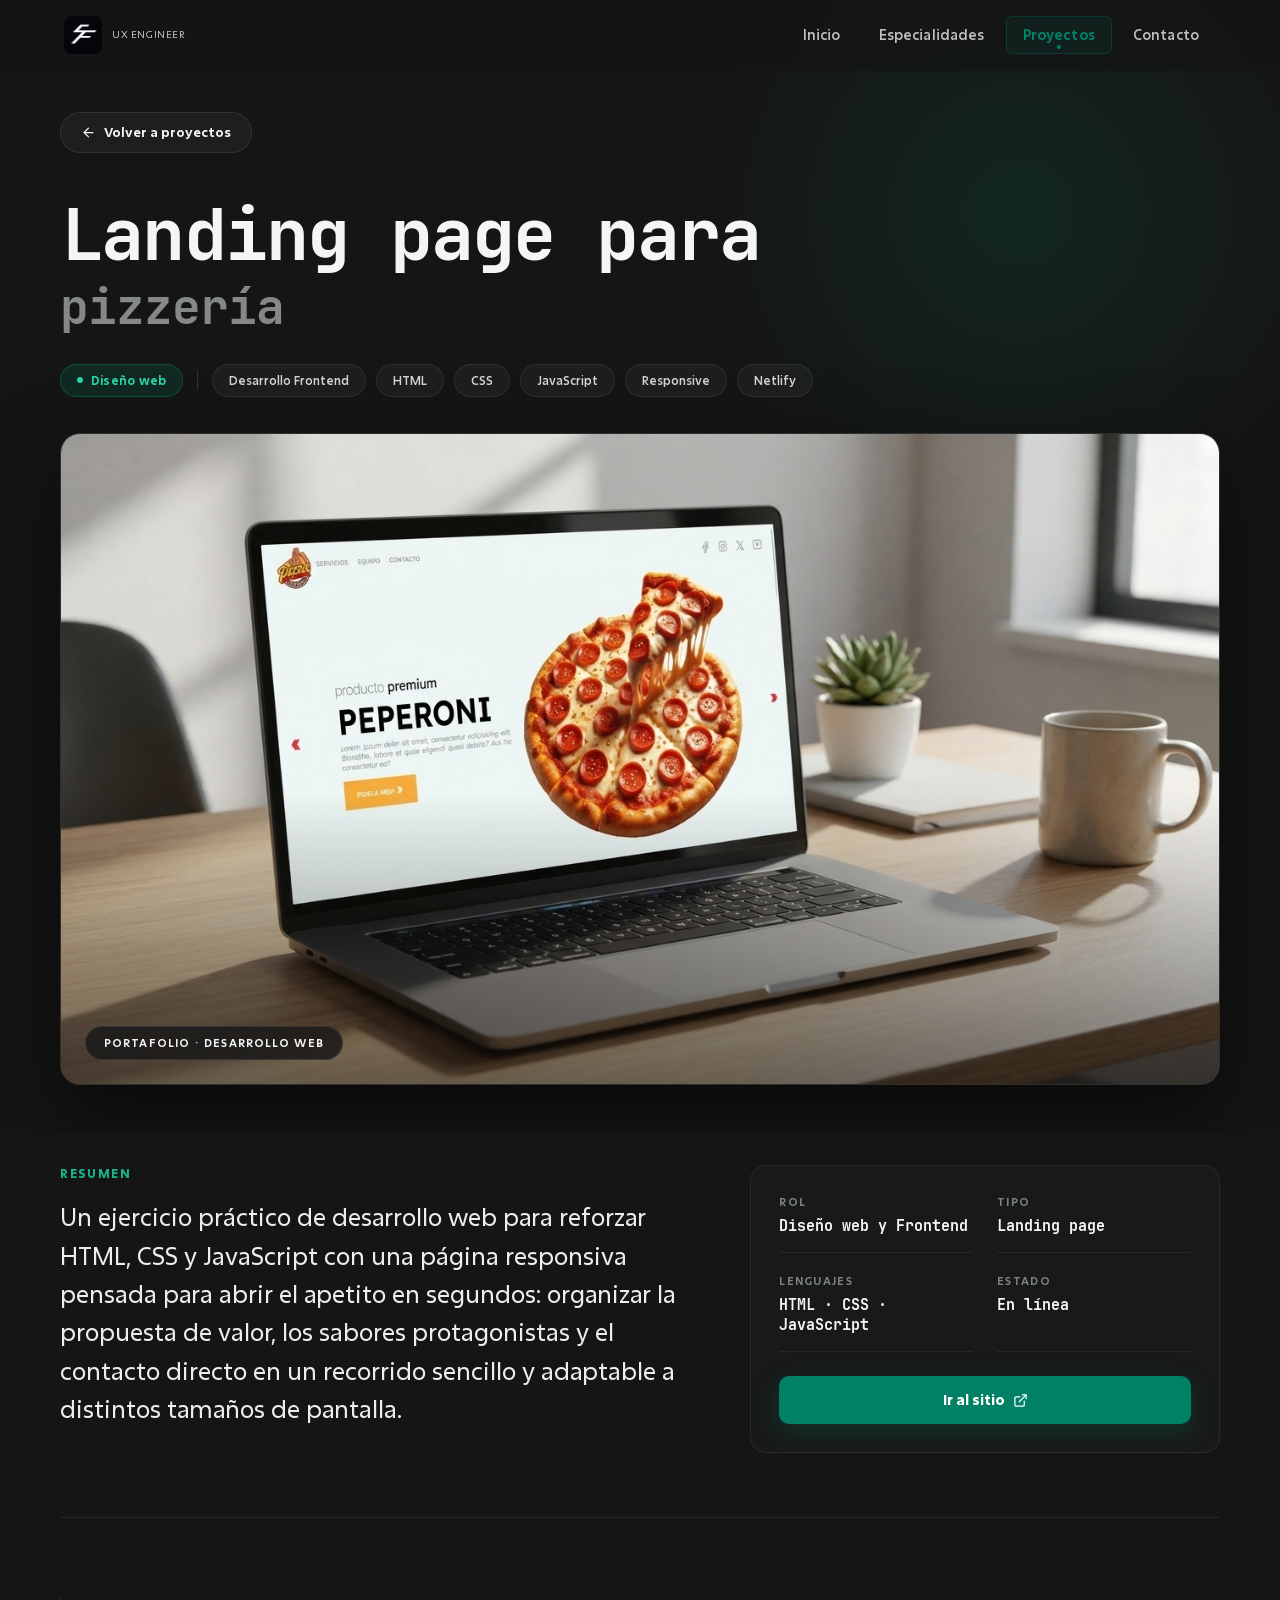
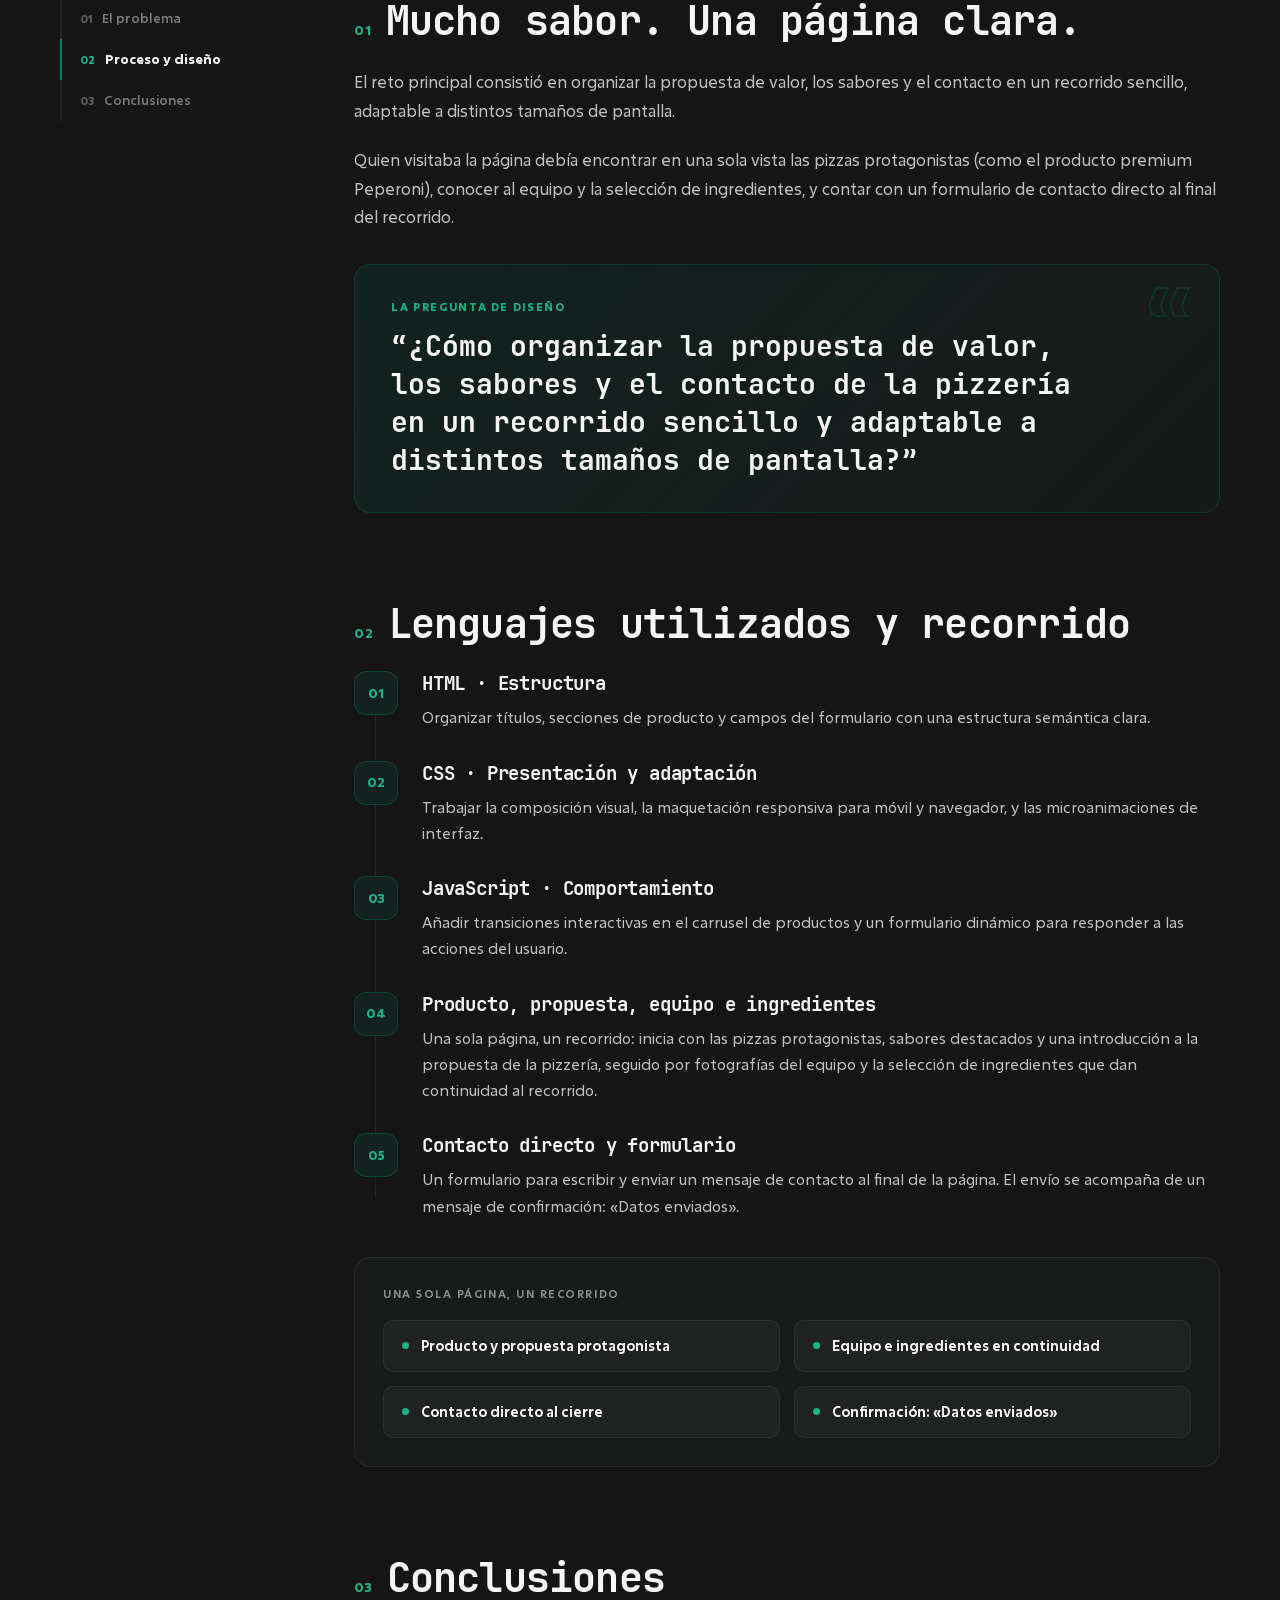
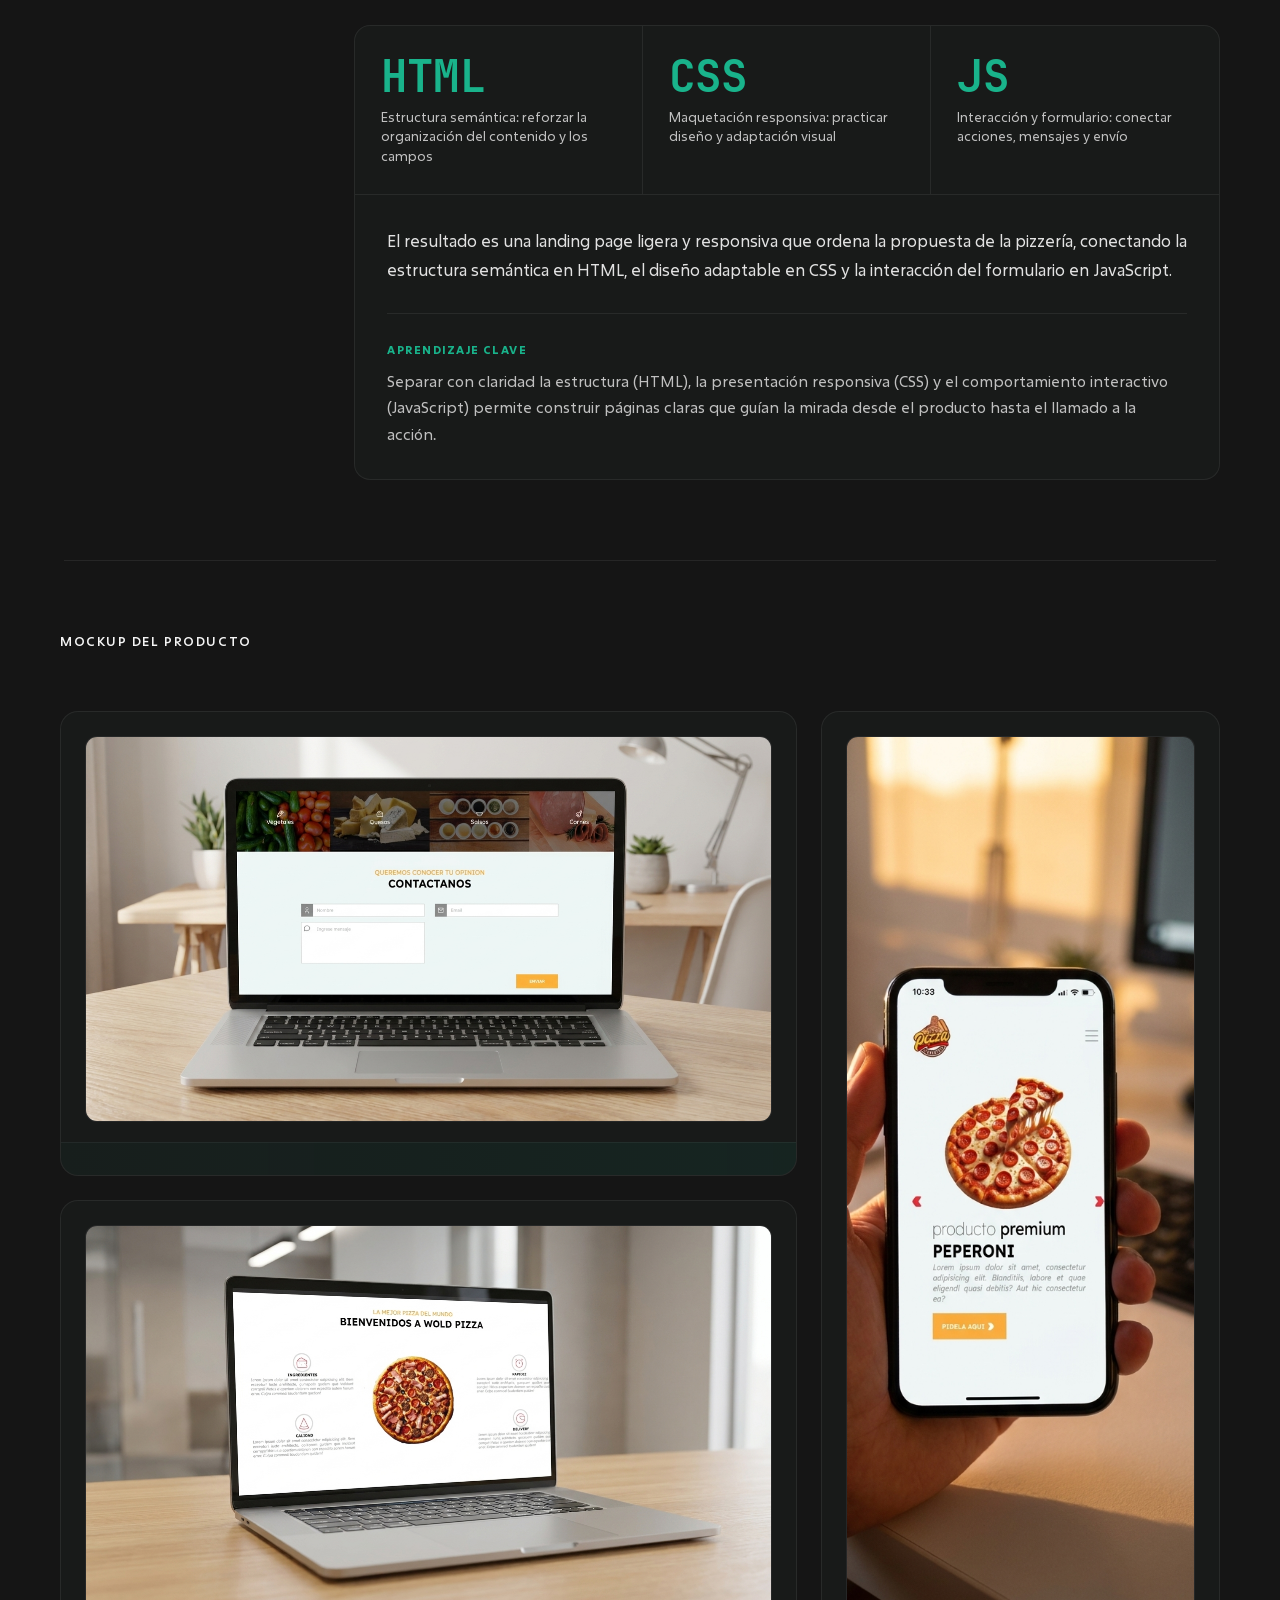
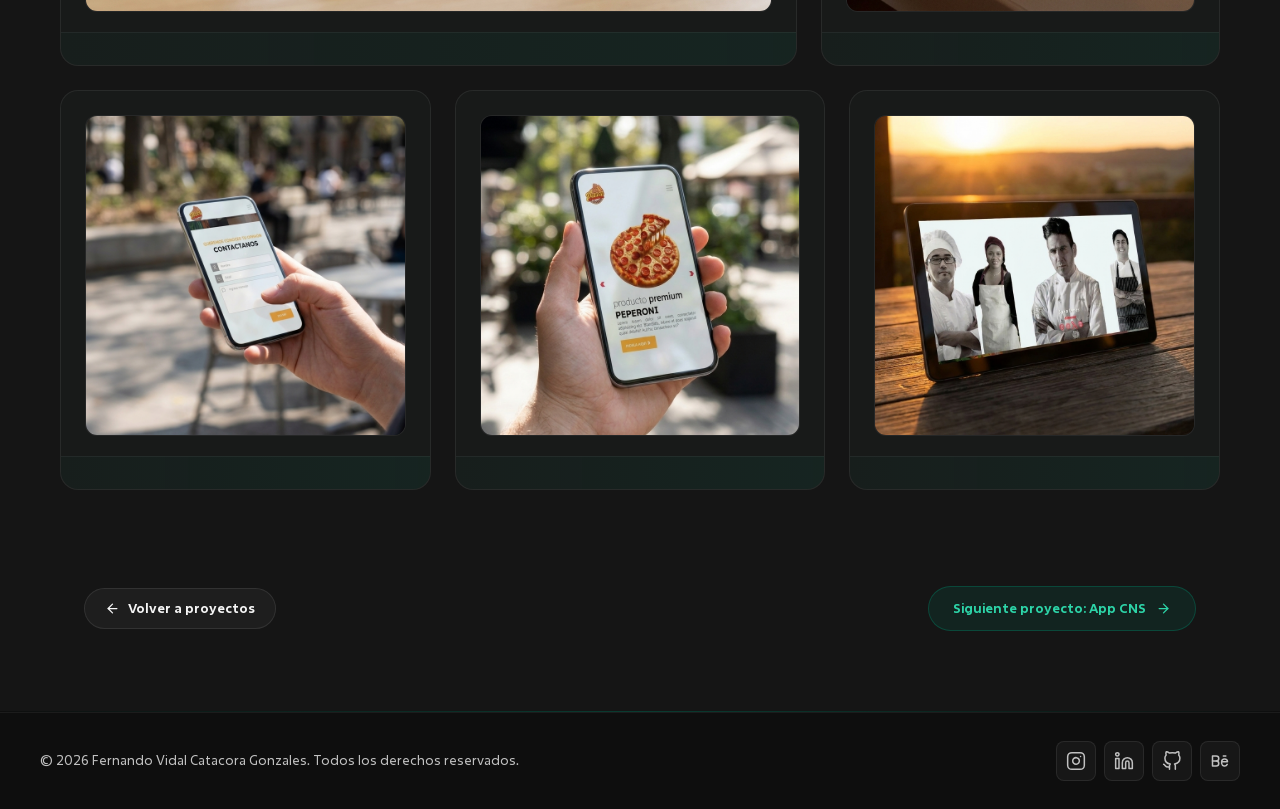
<file: proyecto-1.html>
<!DOCTYPE html>
<html lang="es">
  <head>
    <meta charset="UTF-8" />
    <meta name="viewport" content="width=device-width, initial-scale=1.0" />
    <title>Landing Page Pizzería </title>
    <meta
      name="description"
      content="Caso de estudio del proyecto Landing Page Pizzería: diseño y desarrollo frontend mobile-first."
    />
    <link rel="stylesheet" href="styles.css" />
    <link rel="icon" type="image/jpeg" href="imagenes/logo_fer_fav_icon.jpg">
  </head>

  <body>
    <div class="case-page-wrapper">
      <!-- ==================================================================
           HEADER / NAVEGACIÓN
           ================================================================== -->
      <header id="site-header" class="site-header">
        <div class="nav-container">
          <a href="index.html#inicio" class="brand-link">
            <div class="brand-logo-box">
              <img src="imagenes/logo%20fer.jpg" alt="FC logo" class="brand-logo-img" />
            </div>
            <div class="brand-text">
              <span class="brand-subtitle">UX Engineer</span>
            </div>
          </a>

          <nav class="desktop-nav hidden-mobile">
            <a href="index.html#inicio" class="nav-link">Inicio</a>
            <a href="index.html#especialidades" class="nav-link">Especialidades</a>
            <a href="index.html#proyectos" class="nav-link active">Proyectos</a>
            <a href="index.html#contacto" class="nav-link">Contacto</a>
          </nav>

          <button id="mobile-menu-btn" class="mobile-menu-btn" aria-label="Toggle menu">
            <svg id="icon-menu" width="24" height="24" fill="none" stroke="currentColor" stroke-width="2" stroke-linecap="round" stroke-linejoin="round" viewBox="0 0 24 24">
              <line x1="4" y1="12" x2="20" y2="12" />
              <line x1="4" y1="6" x2="20" y2="6" />
              <line x1="4" y1="18" x2="20" y2="18" />
            </svg>
            <svg id="icon-close" width="24" height="24" fill="none" stroke="currentColor" stroke-width="2" stroke-linecap="round" stroke-linejoin="round" viewBox="0 0 24 24" style="display: none;">
              <line x1="18" y1="6" x2="6" y2="18" />
              <line x1="6" y1="6" x2="18" y2="18" />
            </svg>
          </button>
        </div>

        <div id="mobile-menu" class="mobile-menu">
          <a href="index.html#inicio" class="mobile-nav-link">Inicio</a>
          <a href="index.html#especialidades" class="mobile-nav-link">Especialidades</a>
          <a href="index.html#proyectos" class="mobile-nav-link active">Proyectos</a>
          <a href="index.html#contacto" class="mobile-nav-link">Contacto</a>
        </div>
      </header>

      <!-- ==================================================================
           MAIN CONTENT — CASO DE ESTUDIO PROYECTO 01
           ================================================================== -->
      <main>
        <!-- 1. HERO DEL PROYECTO -->
        <section class="case-hero">
          <div class="case-hero-glow"></div>

          <div class="case-container">
            <a href="index.html#proyectos" class="case-back-btn">
              <svg width="15" height="15" fill="none" stroke="currentColor" stroke-width="2" stroke-linecap="round" stroke-linejoin="round" viewBox="0 0 24 24">
                <line x1="19" y1="12" x2="5" y2="12" />
                <polyline points="12 19 5 12 12 5" />
              </svg>
              Volver a proyectos
            </a>


            <h1 class="case-title">Landing page para</h1>
            <p class="case-subtitle">pizzería</p>

            <div class="case-tags-bar">
              <span class="case-primary-pill">
                <span class="case-primary-dot"></span>
                Diseño web
              </span>
              <span class="case-tags-divider"></span>
              <span class="case-tech-pill">Desarrollo Frontend</span>
              <span class="case-tech-pill">HTML</span>
              <span class="case-tech-pill">CSS</span>
              <span class="case-tech-pill">JavaScript</span>
              <span class="case-tech-pill">Responsive</span>
              <span class="case-tech-pill">Netlify</span>
            </div>

            <!-- Imagen Principal Hero del Proyecto -->
            <div class="case-hero-banner reveal">
              <!-- MULTIMEDIA: Coloca aquí la ruta de la imagen principal del proyecto (ej. src="imagenes/pizzeria-hero.png") -->
              <img src="imagenes/1%20Pizza/bannerONE.jpg" alt="Portada Landing Page Pizzería" class="case-hero-img" />
              <div class="case-banner-overlay"></div>
              <span class="case-banner-badge">PORTAFOLIO · DESARROLLO WEB</span>
            </div>
          </div>
        </section>

        <!-- 2. RESUMEN + FICHA TÉCNICA -->
        <section class="case-overview-section">
          <div class="case-container">
            <div class="case-overview-grid reveal">
              <div>
                <span class="case-summary-label">RESUMEN</span>
                <p class="case-summary-lead">
                  Un ejercicio práctico de desarrollo web para reforzar HTML, CSS y JavaScript con una página responsiva pensada para abrir el apetito en segundos: organizar la propuesta de valor, los sabores protagonistas y el contacto directo en un recorrido sencillo y adaptable a distintos tamaños de pantalla.
                </p>
              </div>

              <div class="case-meta-card">
                <div class="case-meta-grid">
                  <div class="case-meta-item">
                    <span class="case-meta-label">ROL</span>
                    <div class="case-meta-value">Diseño web y Frontend</div>
                  </div>
                  <div class="case-meta-item">
                    <span class="case-meta-label">TIPO</span>
                    <div class="case-meta-value">Landing page</div>
                  </div>
                  <div class="case-meta-item">
                    <span class="case-meta-label">LENGUAJES</span>
                    <div class="case-meta-value">HTML · CSS · JavaScript</div>
                  </div>
                  <div class="case-meta-item">
                    <span class="case-meta-label">ESTADO</span>
                    <div class="case-meta-value">En línea</div>
                  </div>
                </div>

                <!-- ENLACE AL SITIO EN VIVO: Coloca aquí la URL en href="" -->
                <a href="https://pizzas-web-site.netlify.app/" target="_blank" rel="noopener noreferrer" class="btn-case-visit">
                  Ir al sitio
                  <svg width="15" height="15" fill="none" stroke="currentColor" stroke-width="2" stroke-linecap="round" stroke-linejoin="round" viewBox="0 0 24 24">
                    <path d="M18 13v6a2 2 0 01-2 2H5a2 2 0 01-2-2V8a2 2 0 012-2h6" />
                    <polyline points="15 3 21 3 21 9" />
                    <line x1="10" y1="14" x2="21" y2="3" />
                  </svg>
                </a>
              </div>
            </div>
          </div>
        </section>

        <!-- 3. CUERPO DEL CASO DE ESTUDIO (ÍNDICE LATERAL + SECCIONES 01, 02, 03) -->
        <section class="case-body-section">
          <div class="case-container">
            <div class="case-body-grid">
              <!-- Índice lateral sticky -->
              <aside class="case-toc" aria-label="Índice del proyecto">
                <a href="#problema" class="case-toc-link active" data-case-section="problema">
                  <span class="case-toc-num">01</span>
                  El problema
                </a>
                <a href="#proceso" class="case-toc-link" data-case-section="proceso">
                  <span class="case-toc-num">02</span>
                  Proceso y diseño
                </a>
                <a href="#conclusiones" class="case-toc-link" data-case-section="conclusiones">
                  <span class="case-toc-num">03</span>
                  Conclusiones
                </a>
              </aside>

              <!-- Columna de contenido -->
              <div class="case-content-col">
                <!-- 01. Definición del problema -->
                <article id="problema" class="case-block reveal">
                  <div class="case-block-header">
                    <span class="case-block-num">01</span>
                    <h2 class="case-block-title">Mucho sabor. Una página clara.</h2>
                  </div>

                  <p class="case-paragraph">
                    El reto principal consistió en organizar la propuesta de valor, los sabores y el contacto en un recorrido sencillo, adaptable a distintos tamaños de pantalla.
                  </p>
                  <p class="case-paragraph">
                    Quien visitaba la página debía encontrar en una sola vista las pizzas protagonistas (como el producto premium Peperoni), conocer al equipo y la selección de ingredientes, y contar con un formulario de contacto directo al final del recorrido.
                  </p>

                  <div class="case-question-box">
                    <span class="case-question-mark">“</span>
                    <span class="case-question-tag">LA PREGUNTA DE DISEÑO</span>
                    <p class="case-question-quote">
                      “¿Cómo organizar la propuesta de valor, los sabores y el contacto de la pizzería en un recorrido sencillo y adaptable a distintos tamaños de pantalla?”
                    </p>
                  </div>
                </article>

                <!-- 02. Proceso y solución -->
                <article id="proceso" class="case-block reveal">
                  <div class="case-block-header">
                    <span class="case-block-num">02</span>
                    <h2 class="case-block-title">Lenguajes utilizados y recorrido</h2>
                  </div>

                  <div class="case-process-list">
                    <div class="case-process-item">
                      <div class="case-process-badge">01</div>
                      <div>
                        <h3 class="case-process-title">HTML · Estructura</h3>
                        <p class="case-process-desc">
                          Organizar títulos, secciones de producto y campos del formulario con una estructura semántica clara.
                        </p>
                      </div>
                    </div>

                    <div class="case-process-item">
                      <div class="case-process-badge">02</div>
                      <div>
                        <h3 class="case-process-title">CSS · Presentación y adaptación</h3>
                        <p class="case-process-desc">
                          Trabajar la composición visual, la maquetación responsiva para móvil y navegador, y las microanimaciones de interfaz.
                        </p>
                      </div>
                    </div>

                    <div class="case-process-item">
                      <div class="case-process-badge">03</div>
                      <div>
                        <h3 class="case-process-title">JavaScript · Comportamiento</h3>
                        <p class="case-process-desc">
                          Añadir transiciones interactivas en el carrusel de productos y un formulario dinámico para responder a las acciones del usuario.
                        </p>
                      </div>
                    </div>

                    <div class="case-process-item">
                      <div class="case-process-badge">04</div>
                      <div>
                        <h3 class="case-process-title">Producto, propuesta, equipo e ingredientes</h3>
                        <p class="case-process-desc">
                          Una sola página, un recorrido: inicia con las pizzas protagonistas, sabores destacados y una introducción a la propuesta de la pizzería, seguido por fotografías del equipo y la selección de ingredientes que dan continuidad al recorrido.
                        </p>
                      </div>
                    </div>

                    <div class="case-process-item">
                      <div class="case-process-badge">05</div>
                      <div>
                        <h3 class="case-process-title">Contacto directo y formulario</h3>
                        <p class="case-process-desc">
                          Un formulario para escribir y enviar un mensaje de contacto al final de la página. El envío se acompaña de un mensaje de confirmación: «Datos enviados».
                        </p>
                      </div>
                    </div>
                  </div>

                  <div class="case-decisions-card">
                    <span class="case-decisions-label">UNA SOLA PÁGINA, UN RECORRIDO</span>
                    <div class="case-decisions-grid">
                      <div class="case-decision-pill">
                        <span class="case-decision-dot"></span>
                        Producto y propuesta protagonista
                      </div>
                      <div class="case-decision-pill">
                        <span class="case-decision-dot"></span>
                        Equipo e ingredientes en continuidad
                      </div>
                      <div class="case-decision-pill">
                        <span class="case-decision-dot"></span>
                        Contacto directo al cierre
                      </div>
                      <div class="case-decision-pill">
                        <span class="case-decision-dot"></span>
                        Confirmación: «Datos enviados»
                      </div>
                    </div>
                  </div>
                </article>

                <!-- 03. Conclusiones -->
                <article id="conclusiones" class="case-block reveal">
                  <div class="case-block-header">
                    <span class="case-block-num">03</span>
                    <h2 class="case-block-title">Conclusiones</h2>
                  </div>

                  <div class="case-conclusions-card">
                    <div class="case-kpi-grid">
                      <div class="case-kpi-item">
                        <div class="case-kpi-value">HTML</div>
                        <div class="case-kpi-label">Estructura semántica: reforzar la organización del contenido y los campos</div>
                      </div>
                      <div class="case-kpi-item">
                        <div class="case-kpi-value">CSS</div>
                        <div class="case-kpi-label">Maquetación responsiva: practicar diseño y adaptación visual</div>
                      </div>
                      <div class="case-kpi-item">
                        <div class="case-kpi-value">JS</div>
                        <div class="case-kpi-label">Interacción y formulario: conectar acciones, mensajes y envío</div>
                      </div>
                    </div>

                    <div class="case-conclusions-body">
                      <p class="case-conclusions-text">
                        El resultado es una landing page ligera y responsiva que ordena la propuesta de la pizzería, conectando la estructura semántica en HTML, el diseño adaptable en CSS y la interacción del formulario en JavaScript.
                      </p>

                      <span class="case-learning-label">APRENDIZAJE CLAVE</span>
                      <p class="case-learning-text">
                        Separar con claridad la estructura (HTML), la presentación responsiva (CSS) y el comportamiento interactivo (JavaScript) permite construir páginas claras que guían la mirada desde el producto hasta el llamado a la acción.
                      </p>
                    </div>
                  </div>
                </article>
              </div>
            </div>
          </div>
        </section>

        <!-- 4. SHOWCASE VISUAL (MOCKUPS EN CONTEXTO) -->
        <section class="case-showcase-section">
          <div class="case-container">
            <div class="case-showcase-header reveal">
              <div>
                <span class="section-tag">MOCKUP DEL PRODUCTO</span>
              </div>
            </div>

            <!-- Bento Superior (01, 02 y 03) -->
            <div class="showcase-bento-top">
              <div class="showcase-col-left">
                <!-- Mockup 01: Escritorio Browser -->
                <div class="showcase-card reveal">
                  <div class="showcase-stage">
                    <div class="mockup-screen">
                      <!-- MULTIMEDIA MOCKUP 01: Coloca aquí la imagen en src="" -->
                      <img src="imagenes/1%20Pizza/pc1.jpg" alt="Escritorio · Portada con producto protagonista" class="mockup-img" />
                    </div>
                  </div>
                  <div class="showcase-caption">

                  </div>
                </div>

                <!-- Mockup 02: Escritorio Detalle -->
                <div class="showcase-card reveal">
                  <div class="showcase-stage">
                    <div class="mockup-screen">
                      <!-- MULTIMEDIA MOCKUP 02: Coloca aquí la imagen en src="" -->
                      <img src="imagenes/1%20Pizza/pc2.jpg" alt="Escritorio · Sabores destacados y recorrido" class="mockup-img" />
                    </div>
                  </div>
                  <div class="showcase-caption">

                  </div>
                </div>
              </div>

              <!-- Mockup 03: Móvil Alto -->
              <div class="showcase-col-right">
                <div class="showcase-card reveal delay-1">
                  <div class="showcase-stage">
                    <div class="mockup-screen tall">
                      <!-- MULTIMEDIA MOCKUP 03: Coloca aquí la imagen en src="" -->
                      <img src="imagenes/1%20Pizza/Hand_holding_smartphone_displayi…_20261003134620.jpg" alt="Móvil · Una sola página, un recorrido" class="mockup-img" />
                    </div>
                  </div>
                  <div class="showcase-caption">

                  </div>
                </div>
              </div>
            </div>

            <!-- Bento Inferior (04, 05 y 06) -->
            <div class="showcase-bento-bottom">
              <!-- Mockup 04: Móvil Compacto -->
              <div class="showcase-card reveal">
                <div class="showcase-stage">
                  <div class="mockup-screen square">
                    <!-- MULTIMEDIA MOCKUP 04: Coloca aquí la imagen en src="" -->
                    <img src="imagenes/1%20Pizza/cel2.jpg" alt="Móvil · Producto premium Peperoni y botón Pídela aquí" class="mockup-img" />
                  </div>
                </div>
                <div class="showcase-caption">

                </div>
              </div>

              <!-- Mockup 05: Detalle Producto -->
              <div class="showcase-card reveal delay-1">
                <div class="showcase-stage">
                  <div class="mockup-screen square">
                    <!-- MULTIMEDIA MOCKUP 05: Coloca aquí la imagen en src="" -->
                    <img src="imagenes/1%20Pizza/cel1.jpg" alt="Sección · Equipo e ingredientes" class="mockup-img" />
                  </div>
                </div>
                <div class="showcase-caption">

                </div>
              </div>

              <!-- Mockup 06: Tablet -->
              <div class="showcase-card reveal delay-2">
                <div class="showcase-stage">
                  <div class="mockup-screen square">
                    <!-- MULTIMEDIA MOCKUP 06: Coloca aquí la imagen en src="" -->
                    <img src="imagenes/1%20Pizza/tab1.jpg" alt="Contacto directo · Formulario y confirmación Datos enviados" class="mockup-img" />
                  </div>
                </div>
                <div class="showcase-caption">

                </div>
              </div>
            </div>
          </div>
        </section>

        <!-- NAVEGACIÓN ENTRE PROYECTOS -->
        <div class="case-bottom-nav">
          <a href="index.html#proyectos" class="case-back-btn" style="margin-bottom: 0;">
            <svg width="15" height="15" fill="none" stroke="currentColor" stroke-width="2" stroke-linecap="round" stroke-linejoin="round" viewBox="0 0 24 24">
              <line x1="19" y1="12" x2="5" y2="12" />
              <polyline points="12 19 5 12 12 5" />
            </svg>
            Volver a proyectos
          </a>

          <a href="proyecto-2.html" class="case-next-btn">
            Siguiente proyecto: App CNS
            <svg width="15" height="15" fill="none" stroke="currentColor" stroke-width="2" stroke-linecap="round" stroke-linejoin="round" viewBox="0 0 24 24">
              <line x1="5" y1="12" x2="19" y2="12" />
              <polyline points="12 5 19 12 12 19" />
            </svg>
          </a>
        </div>
      </main>

      <!-- FOOTER INFERIOR -->
      <footer class="site-footer">
        <div class="footer-top-line"></div>
        <div class="footer-bottom">
          <div class="footer-bottom-inner">
            <div class="footer-copy-group">
              <span class="footer-copyright">
                © 2026 Fernando Vidal Catacora Gonzales. Todos los derechos reservados.
              </span>
            </div>

            <div class="footer-socials">
              <a href="https://www.instagram.com/fernando_vcg_3/" target="_blank" rel="noopener noreferrer" aria-label="Instagram" class="social-btn">
                <svg width="20" height="20" fill="none" stroke="currentColor" stroke-width="1.8" stroke-linecap="round" stroke-linejoin="round" viewBox="0 0 24 24">
                  <rect x="2" y="2" width="20" height="20" rx="5" ry="5" />
                  <path d="M16 11.37A4 4 0 1112.63 8 4 4 0 0116 11.37z" />
                  <line x1="17.5" y1="6.5" x2="17.51" y2="6.5" />
                </svg>
              </a>
              <a href="https://www.linkedin.com/in/fernando-vidal-catacora-gonzales-151739361" target="_blank" rel="noopener noreferrer" aria-label="LinkedIn" class="social-btn">
                <svg width="20" height="20" fill="none" stroke="currentColor" stroke-width="1.8" stroke-linecap="round" stroke-linejoin="round" viewBox="0 0 24 24">
                  <path d="M16 8a6 6 0 016 6v7h-4v-7a2 2 0 00-2-2 2 2 0 00-2 2v7h-4v-7a6 6 0 016-6z" />
                  <rect x="2" y="9" width="4" height="12" />
                  <circle cx="4" cy="4" r="2" />
                </svg>
              </a>
              <a href="https://github.com/FernandoVCG33" target="_blank" rel="noopener noreferrer" aria-label="GitHub" class="social-btn">
                <svg width="20" height="20" fill="none" stroke="currentColor" stroke-width="1.8" stroke-linecap="round" stroke-linejoin="round" viewBox="0 0 24 24">
                  <path d="M9 19c-5 1.5-5-2.5-7-3m14 6v-3.87a3.37 3.37 0 00-.94-2.61c3.14-.35 6.44-1.54 6.44-7A5.44 5.44 0 0020 4.77 5.07 5.07 0 0019.91 1S18.73.65 16 2.48a13.38 13.38 0 00-7 0C6.27.65 5.09 1 5.09 1A5.07 5.07 0 005 4.77a5.44 5.44 0 00-1.5 3.78c0 5.42 3.3 6.61 6.44 7A3.37 3.37 0 009 18.13V22" />
                </svg>
              </a>
              <a href="https://www.behance.net/fernandcatacor1" target="_blank" rel="noopener noreferrer" aria-label="Behance" class="social-btn">
                <svg xmlns="http://www.w3.org/2000/svg" width="20" height="20" fill="none" stroke="currentColor" stroke-width="1.8" stroke-linecap="round" stroke-linejoin="round" viewBox="0 0 24 24">
                  <path d="M3 18v-12h4.5a3 3 0 0 1 0 6a3 3 0 0 1 0 6h-4.5" />
                  <path d="M3 12l4.5 0" />
                  <path d="M14 13h7a3.5 3.5 0 0 0 -7 0v2a3.5 3.5 0 0 0 6.64 1" />
                  <path d="M16 6l3 0" />
                </svg>
              </a>
            </div>
          </div>
        </div>
      </footer>
    </div>

    <script src="script.js"></script>
  </body>
</html>
</file>
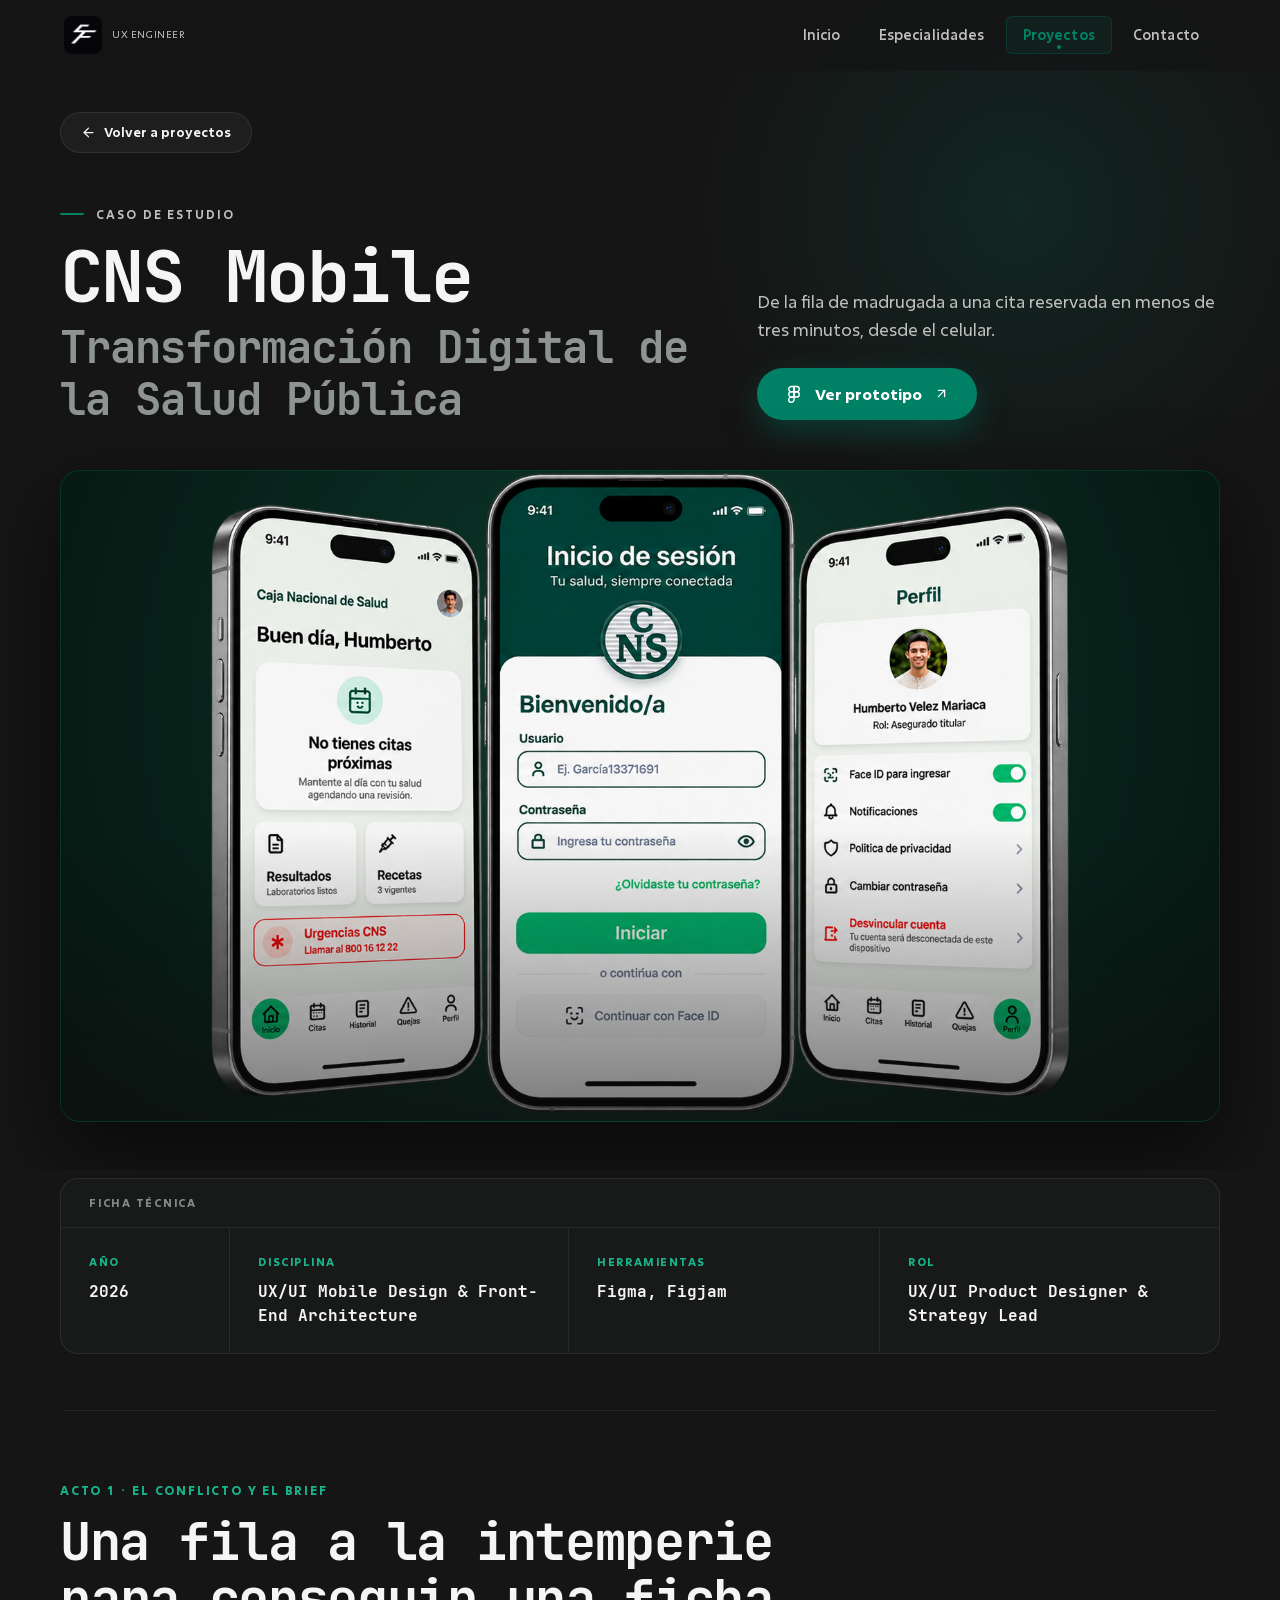
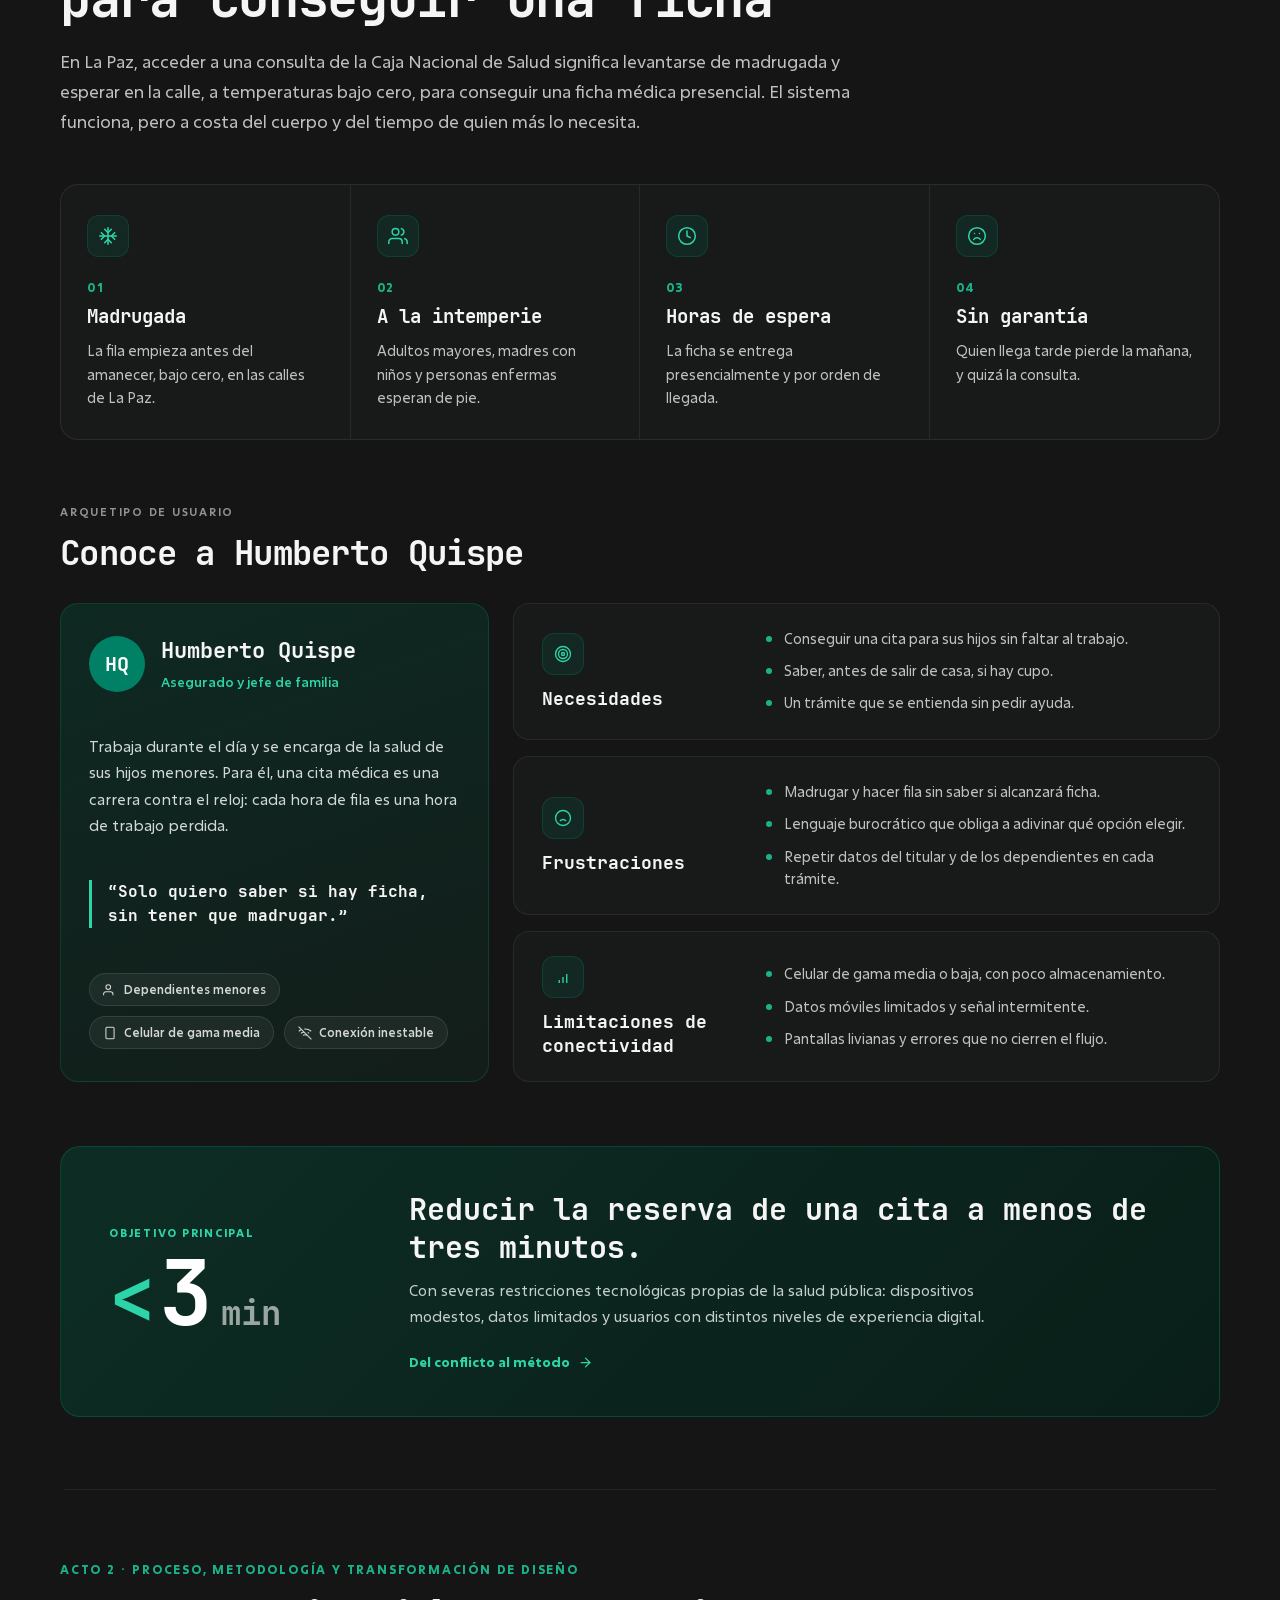
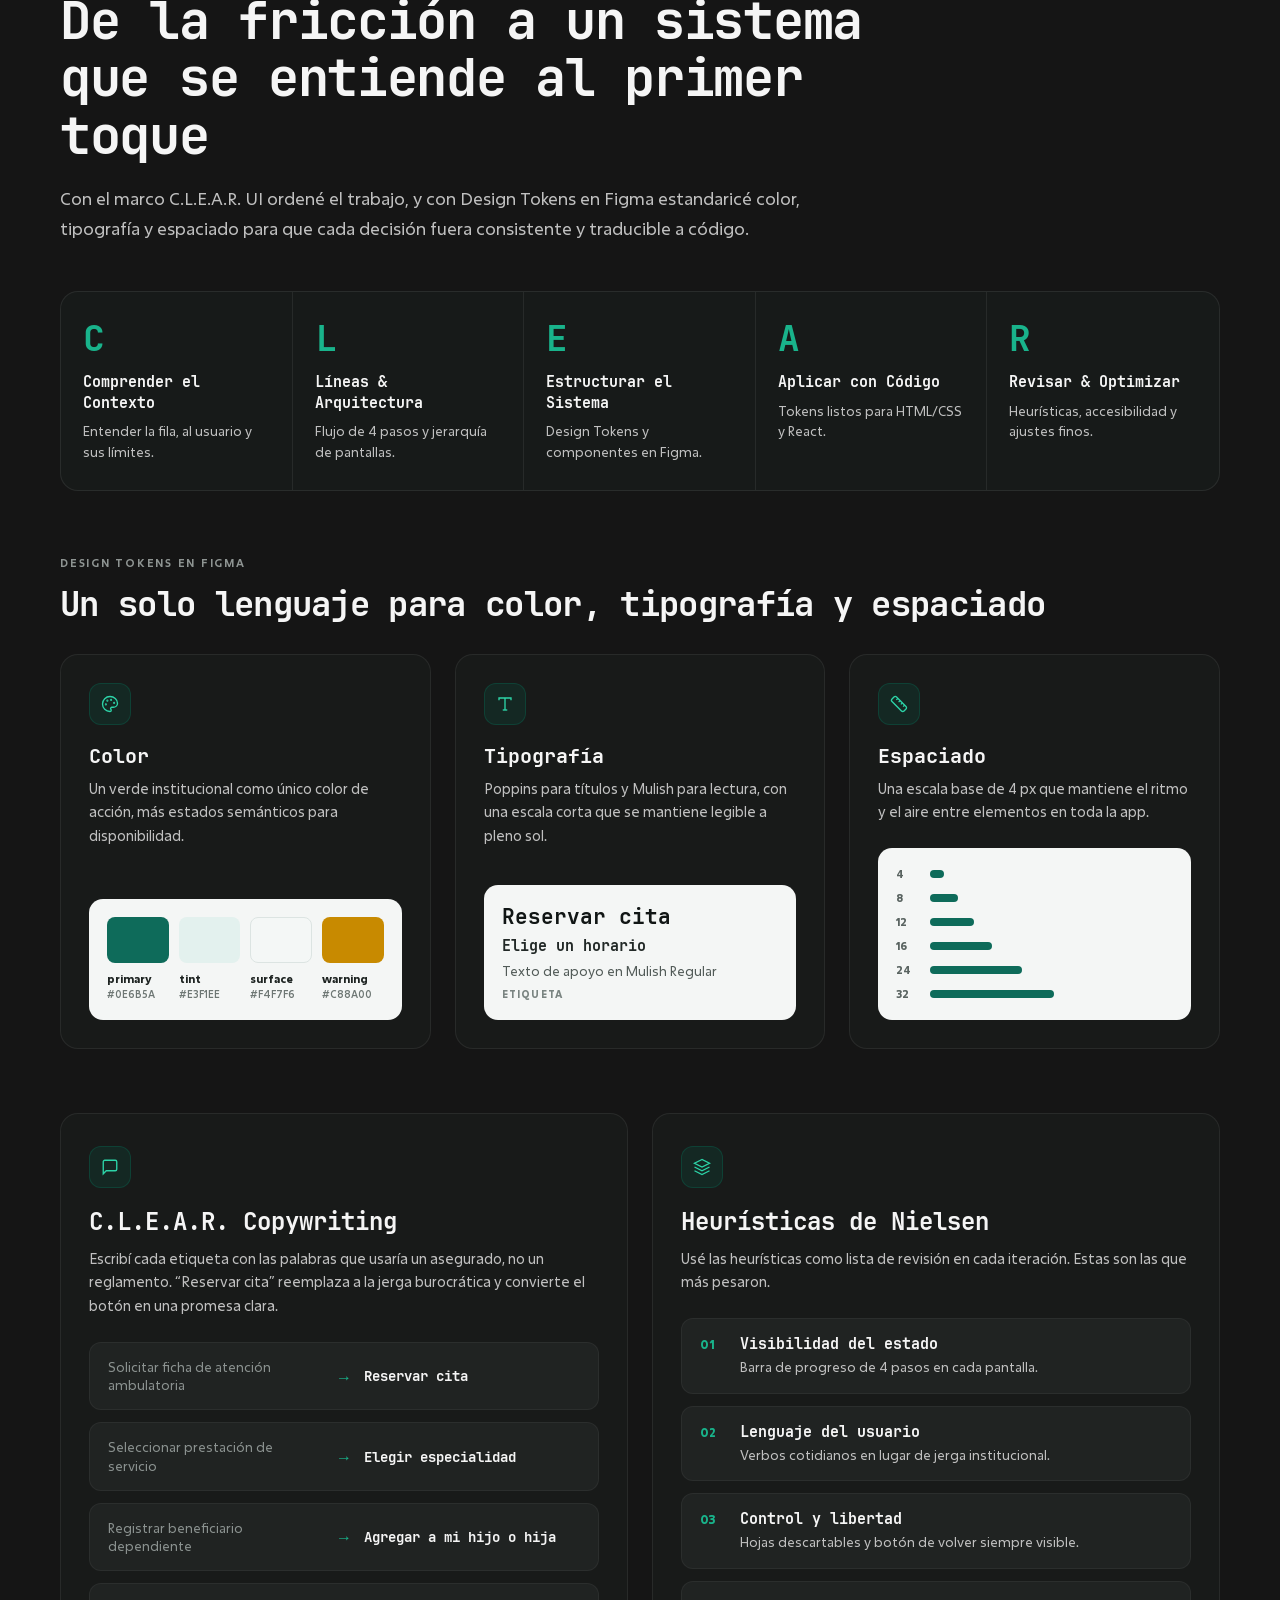
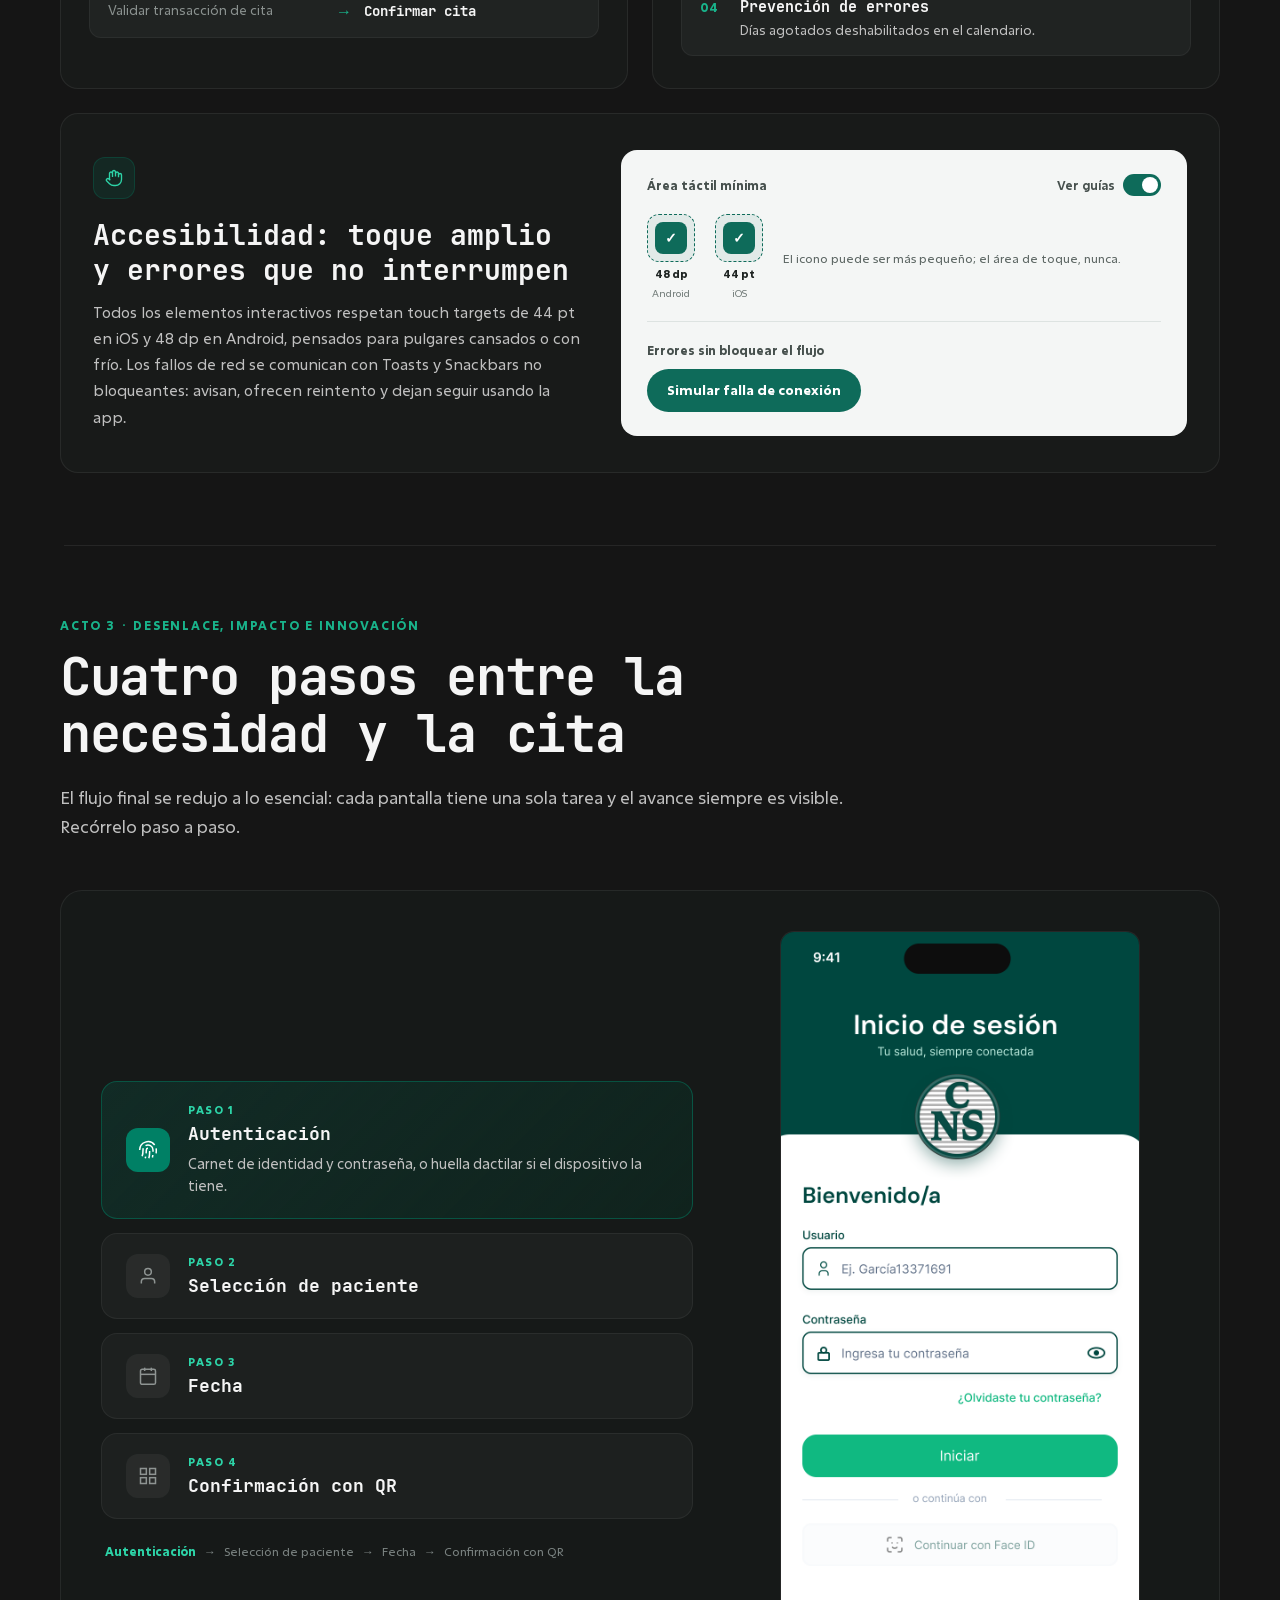
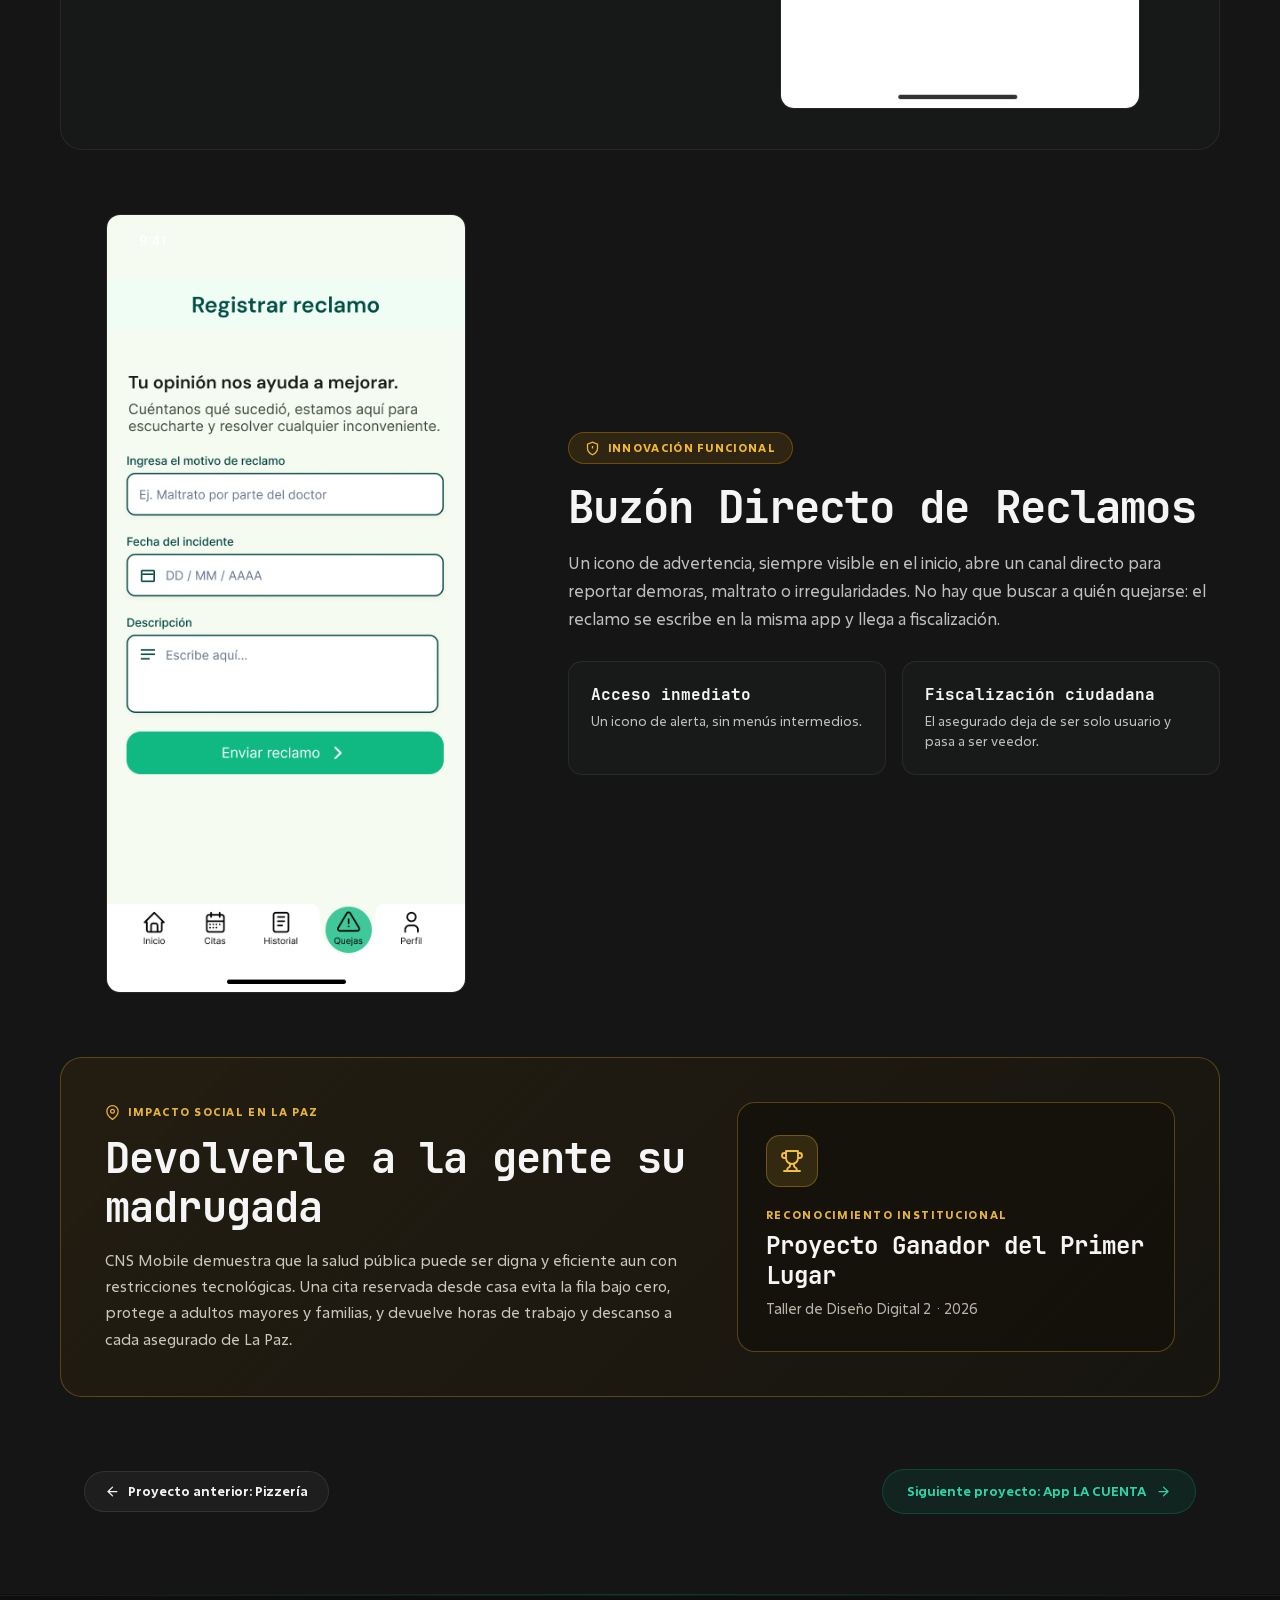
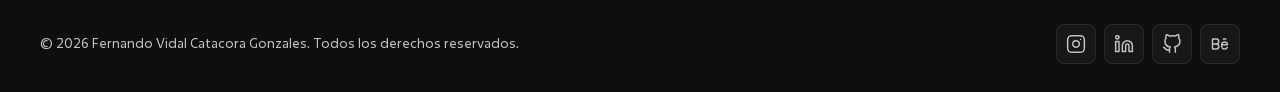
<file: proyecto-2.html>
<!DOCTYPE html>
<html lang="es">
  <head>
    <meta charset="UTF-8" />
    <meta name="viewport" content="width=device-width, initial-scale=1.0" />
    <title>CNS Mobile — Caso de Estudio </title>
    <meta
      name="description"
      content="Estudio de Caso UX/UI: Rediseño Digital de CNS Mobile — Transformación de la Atención Médica Pública en La Paz, Bolivia."
    />
    <link rel="stylesheet" href="styles.css" />
    <link rel="icon" type="image/jpeg" href="imagenes/logo_fer_fav_icon.jpg" />
  </head>

  <body>
    <div class="case-page-wrapper">
      <!-- ==================================================================
           HEADER / NAVEGACIÓN
           ================================================================== -->
      <header id="site-header" class="site-header">
        <div class="nav-container">
          <a href="index.html#inicio" class="brand-link">
            <div class="brand-logo-box">
              <img src="imagenes/logo%20fer.jpg" alt="FC logo" class="brand-logo-img" />
            </div>
            <div class="brand-text">
              <span class="brand-subtitle">UX Engineer</span>
            </div>
          </a>

          <nav class="desktop-nav hidden-mobile">
            <a href="index.html#inicio" class="nav-link">Inicio</a>
            <a href="index.html#especialidades" class="nav-link">Especialidades</a>
            <a href="index.html#proyectos" class="nav-link active">Proyectos</a>
            <a href="index.html#contacto" class="nav-link">Contacto</a>
          </nav>

          <button id="mobile-menu-btn" class="mobile-menu-btn" aria-label="Toggle menu">
            <svg id="icon-menu" width="24" height="24" fill="none" stroke="currentColor" stroke-width="2" stroke-linecap="round" stroke-linejoin="round" viewBox="0 0 24 24">
              <line x1="4" y1="12" x2="20" y2="12" />
              <line x1="4" y1="6" x2="20" y2="6" />
              <line x1="4" y1="18" x2="20" y2="18" />
            </svg>
            <svg id="icon-close" width="24" height="24" fill="none" stroke="currentColor" stroke-width="2" stroke-linecap="round" stroke-linejoin="round" viewBox="0 0 24 24" style="display: none;">
              <line x1="18" y1="6" x2="6" y2="18" />
              <line x1="6" y1="6" x2="18" y2="18" />
            </svg>
          </button>
        </div>

        <div id="mobile-menu" class="mobile-menu">
          <a href="index.html#inicio" class="mobile-nav-link">Inicio</a>
          <a href="index.html#especialidades" class="mobile-nav-link">Especialidades</a>
          <a href="index.html#proyectos" class="mobile-nav-link active">Proyectos</a>
          <a href="index.html#contacto" class="mobile-nav-link">Contacto</a>
        </div>
      </header>

      <!-- ==================================================================
           MAIN CONTENT — CASO DE ESTUDIO CNS MOBILE
           ================================================================== -->
      <main>
        <!-- 1. HERO DEL CASO DE ESTUDIO -->
        <section class="case-hero cns-hero">
          <div class="case-hero-glow"></div>

          <div class="case-container">
            <a href="index.html#proyectos" class="case-back-btn">
              <svg width="15" height="15" fill="none" stroke="currentColor" stroke-width="2" stroke-linecap="round" stroke-linejoin="round" viewBox="0 0 24 24">
                <line x1="19" y1="12" x2="5" y2="12" />
                <polyline points="12 19 5 12 12 5" />
              </svg>
              Volver a proyectos
            </a>

            <div class="cns-hero-top">
              <div class="cns-hero-main">
                <div class="cns-kicker">
                  <span class="cns-kicker-line"></span>
                  <span>CASO DE ESTUDIO</span>
                </div>

                <h1 class="case-title">CNS Mobile</h1>
                <p class="cns-hero-subtitle">Transformación Digital de la Salud Pública</p>
              </div>

              <div class="cns-hero-aside">
                <p class="cns-hero-lead">
                  De la fila de madrugada a una cita reservada en menos de tres minutos, desde el celular.
                </p>

                <!-- ENLACE AL PROTOTIPO: Coloca aquí la URL de tu prototipo de Figma en href="" -->
                <a href="https://www.figma.com/proto/dzmxM0QHCd6WaymQdv2RVb/App-CNS-Final?node-id=6501-2023&p=f&viewport=369%2C129%2C0.03&t=LDfacGBBHsjByGAP-1&scaling=scale-down&content-scaling=fixed&starting-point-node-id=6520%3A1303&page-id=5855%3A209" target="_blank" rel="noopener noreferrer" class="btn-cns-proto">
                  <svg width="18" height="18" fill="none" stroke="currentColor" stroke-width="1.9" stroke-linecap="round" stroke-linejoin="round" viewBox="0 0 24 24">
                    <path d="M5 5.5A3.5 3.5 0 0 1 8.5 2H12v7H8.5A3.5 3.5 0 0 1 5 5.5z" />
                    <path d="M12 2h3.5a3.5 3.5 0 1 1 0 7H12V2z" />
                    <path d="M12 12.5a3.5 3.5 0 1 1 7 0 3.5 3.5 0 1 1-7 0z" />
                    <path d="M5 19.5A3.5 3.5 0 0 1 8.5 16H12v3.5a3.5 3.5 0 1 1-7 0z" />
                    <path d="M5 12.5A3.5 3.5 0 0 1 8.5 9H12v7H8.5A3.5 3.5 0 0 1 5 12.5z" />
                  </svg>
                  Ver prototipo
                  <svg width="15" height="15" fill="none" stroke="currentColor" stroke-width="2" stroke-linecap="round" stroke-linejoin="round" viewBox="0 0 24 24">
                    <line x1="7" y1="17" x2="17" y2="7" />
                    <polyline points="7 7 17 7 17 17" />
                  </svg>
                </a>
              </div>
            </div>

            <!-- Imagen Principal Hero (Mockup de las 3 pantallas móviles: Agendar cita, Inicio y Mi historial) -->
            <div class="case-hero-banner cns-hero-banner reveal">
              <!-- MULTIMEDIA HERO: Coloca aquí la ruta de la imagen principal con los 3 celulares (ej. src="imagenes/cns-hero.png") -->
              <img
                src="imagenes/2appcns/bannerInicio.png"
                alt="CNS Mobile — Pantallas principales: Agendar cita, Inicio y Mi historial"
                class="case-hero-img"
              />
              <div class="case-banner-overlay"></div>
            </div>
          </div>
        </section>

        <!-- 2. FICHA TÉCNICA -->
        <section class="cns-specs-section">
          <div class="case-container">
            <div class="cns-specs-card reveal">
              <div class="cns-specs-header">FICHA TÉCNICA</div>

              <div class="cns-specs-grid">
                <div class="cns-spec-col">
                  <span class="cns-spec-label">AÑO</span>
                  <div class="cns-spec-value">2026</div>
                </div>

                <div class="cns-spec-col">
                  <span class="cns-spec-label">DISCIPLINA</span>
                  <div class="cns-spec-value">UX/UI Mobile Design &amp; Front-End Architecture</div>
                </div>

                <div class="cns-spec-col">
                  <span class="cns-spec-label">HERRAMIENTAS</span>
                  <div class="cns-spec-value">Figma, Figjam</div>
                </div>

                <div class="cns-spec-col">
                  <span class="cns-spec-label">ROL</span>
                  <div class="cns-spec-value">UX/UI Product Designer &amp; Strategy Lead</div>
                </div>
              </div>
            </div>
          </div>
        </section>

        <!-- ================================================================
             ACTO 1 · EL CONFLICTO Y EL BRIEF
             ================================================================ -->
        <section id="acto-1" class="cns-act-section">
          <div class="case-container">
            <div class="cns-act-header reveal">
              <span class="cns-act-kicker">ACTO 1 · EL CONFLICTO Y EL BRIEF</span>
              <h2 class="cns-act-title">Una fila a la intemperie para conseguir una ficha</h2>
              <p class="cns-act-lead">
                En La Paz, acceder a una consulta de la Caja Nacional de Salud significa levantarse de madrugada y esperar en la calle, a temperaturas bajo cero, para conseguir una ficha médica presencial. El sistema funciona, pero a costa del cuerpo y del tiempo de quien más lo necesita.
              </p>
            </div>

            <!-- 4 Puntos Críticos de la Problemática -->
            <div class="cns-pain-grid reveal">
              <div class="cns-pain-card">
                <div class="cns-icon-chip">
                  <svg width="20" height="20" fill="none" stroke="currentColor" stroke-width="1.8" stroke-linecap="round" stroke-linejoin="round" viewBox="0 0 24 24">
                    <line x1="12" y1="2" x2="12" y2="22" />
                    <line x1="2" y1="12" x2="22" y2="12" />
                    <polyline points="20 16 16 12 20 8" />
                    <polyline points="4 8 8 12 4 16" />
                    <polyline points="16 4 12 8 8 4" />
                    <polyline points="8 20 12 16 16 20" />
                  </svg>
                </div>
                <span class="cns-pain-num">01</span>
                <h3 class="cns-pain-title">Madrugada</h3>
                <p class="cns-pain-desc">
                  La fila empieza antes del amanecer, bajo cero, en las calles de La Paz.
                </p>
              </div>

              <div class="cns-pain-card">
                <div class="cns-icon-chip">
                  <svg width="20" height="20" fill="none" stroke="currentColor" stroke-width="1.8" stroke-linecap="round" stroke-linejoin="round" viewBox="0 0 24 24">
                    <path d="M17 21v-2a4 4 0 0 0-4-4H5a4 4 0 0 0-4 4v2" />
                    <circle cx="9" cy="7" r="4" />
                    <path d="M23 21v-2a4 4 0 0 0-3-3.87" />
                    <path d="M16 3.13a4 4 0 0 1 0 7.75" />
                  </svg>
                </div>
                <span class="cns-pain-num">02</span>
                <h3 class="cns-pain-title">A la intemperie</h3>
                <p class="cns-pain-desc">
                  Adultos mayores, madres con niños y personas enfermas esperan de pie.
                </p>
              </div>

              <div class="cns-pain-card">
                <div class="cns-icon-chip">
                  <svg width="20" height="20" fill="none" stroke="currentColor" stroke-width="1.8" stroke-linecap="round" stroke-linejoin="round" viewBox="0 0 24 24">
                    <circle cx="12" cy="12" r="10" />
                    <polyline points="12 6 12 12 16 14" />
                  </svg>
                </div>
                <span class="cns-pain-num">03</span>
                <h3 class="cns-pain-title">Horas de espera</h3>
                <p class="cns-pain-desc">
                  La ficha se entrega presencialmente y por orden de llegada.
                </p>
              </div>

              <div class="cns-pain-card">
                <div class="cns-icon-chip">
                  <svg width="20" height="20" fill="none" stroke="currentColor" stroke-width="1.8" stroke-linecap="round" stroke-linejoin="round" viewBox="0 0 24 24">
                    <circle cx="12" cy="12" r="10" />
                    <path d="M16 16s-1.5-2-4-2-4 2-4 2" />
                    <line x1="9" y1="9" x2="9.01" y2="9" />
                    <line x1="15" y1="9" x2="15.01" y2="9" />
                  </svg>
                </div>
                <span class="cns-pain-num">04</span>
                <h3 class="cns-pain-title">Sin garantía</h3>
                <p class="cns-pain-desc">
                  Quien llega tarde pierde la mañana, y quizá la consulta.
                </p>
              </div>
            </div>

            <!-- Arquetipo de Usuario: Humberto Quispe -->
            <div class="cns-subblock reveal">
              <span class="cns-subkicker">ARQUETIPO DE USUARIO</span>
              <h3 class="cns-subtitle">Conoce a Humberto Quispe</h3>

              <div class="cns-persona-grid">
                <!-- Columna Izquierda: Perfil -->
                <div class="cns-persona-profile">
                  <div class="cns-persona-top">
                    <div class="cns-persona-avatar">HQ</div>
                    <div>
                      <h4 class="cns-persona-name">Humberto Quispe</h4>
                      <span class="cns-persona-role">Asegurado y jefe de familia</span>
                    </div>
                  </div>

                  <p class="cns-persona-bio">
                    Trabaja durante el día y se encarga de la salud de sus hijos menores. Para él, una cita médica es una carrera contra el reloj: cada hora de fila es una hora de trabajo perdida.
                  </p>

                  <blockquote class="cns-persona-quote">
                    “Solo quiero saber si hay ficha, sin tener que madrugar.”
                  </blockquote>

                  <div class="cns-persona-tags">
                    <span class="cns-persona-tag">
                      <svg width="14" height="14" fill="none" stroke="currentColor" stroke-width="1.8" viewBox="0 0 24 24">
                        <path d="M17 21v-2a4 4 0 0 0-4-4H5a4 4 0 0 0-4 4v2" />
                        <circle cx="9" cy="7" r="4" />
                      </svg>
                      Dependientes menores
                    </span>
                    <span class="cns-persona-tag">
                      <svg width="14" height="14" fill="none" stroke="currentColor" stroke-width="1.8" viewBox="0 0 24 24">
                        <rect x="5" y="2" width="14" height="20" rx="2" ry="2" />
                        <line x1="12" y1="18" x2="12.01" y2="18" />
                      </svg>
                      Celular de gama media
                    </span>
                    <span class="cns-persona-tag">
                      <svg width="14" height="14" fill="none" stroke="currentColor" stroke-width="1.8" viewBox="0 0 24 24">
                        <line x1="1" y1="1" x2="23" y2="23" />
                        <path d="M16.72 11.06A10.94 10.94 0 0 1 19 12.55" />
                        <path d="M5 12.55a10.94 10.94 0 0 1 5.17-2.39" />
                        <path d="M10.71 5.05A16 16 0 0 1 22.58 9" />
                        <path d="M1.42 9a15.91 15.91 0 0 1 4.7-2.88" />
                        <path d="M8.53 16.11a6 6 0 0 1 6.95 0" />
                        <line x1="12" y1="20" x2="12.01" y2="20" />
                      </svg>
                      Conexión inestable
                    </span>
                  </div>
                </div>

                <!-- Columna Derecha: Necesidades, Frustraciones y Limitaciones -->
                <div class="cns-persona-details">
                  <div class="cns-persona-detail-card">
                    <div class="cns-persona-detail-head">
                      <div class="cns-icon-chip">
                        <svg width="18" height="18" fill="none" stroke="currentColor" stroke-width="1.8" viewBox="0 0 24 24">
                          <circle cx="12" cy="12" r="10" />
                          <circle cx="12" cy="12" r="6" />
                          <circle cx="12" cy="12" r="2" />
                        </svg>
                      </div>
                      <h4 class="cns-persona-detail-title">Necesidades</h4>
                    </div>
                    <ul class="cns-bullet-list">
                      <li>Conseguir una cita para sus hijos sin faltar al trabajo.</li>
                      <li>Saber, antes de salir de casa, si hay cupo.</li>
                      <li>Un trámite que se entienda sin pedir ayuda.</li>
                    </ul>
                  </div>

                  <div class="cns-persona-detail-card">
                    <div class="cns-persona-detail-head">
                      <div class="cns-icon-chip">
                        <svg width="18" height="18" fill="none" stroke="currentColor" stroke-width="1.8" viewBox="0 0 24 24">
                          <circle cx="12" cy="12" r="10" />
                          <path d="M16 16s-1.5-2-4-2-4 2-4 2" />
                          <line x1="9" y1="9" x2="9.01" y2="9" />
                          <line x1="15" y1="9" x2="15.01" y2="9" />
                        </svg>
                      </div>
                      <h4 class="cns-persona-detail-title">Frustraciones</h4>
                    </div>
                    <ul class="cns-bullet-list">
                      <li>Madrugar y hacer fila sin saber si alcanzará ficha.</li>
                      <li>Lenguaje burocrático que obliga a adivinar qué opción elegir.</li>
                      <li>Repetir datos del titular y de los dependientes en cada trámite.</li>
                    </ul>
                  </div>

                  <div class="cns-persona-detail-card">
                    <div class="cns-persona-detail-head">
                      <div class="cns-icon-chip">
                        <svg width="18" height="18" fill="none" stroke="currentColor" stroke-width="1.8" viewBox="0 0 24 24">
                          <path d="M2 20h.01" />
                          <path d="M7 20v-4" />
                          <path d="M12 20v-8" />
                          <path d="M17 20V8" />
                        </svg>
                      </div>
                      <h4 class="cns-persona-detail-title">Limitaciones de conectividad</h4>
                    </div>
                    <ul class="cns-bullet-list">
                      <li>Celular de gama media o baja, con poco almacenamiento.</li>
                      <li>Datos móviles limitados y señal intermitente.</li>
                      <li>Pantallas livianas y errores que no cierren el flujo.</li>
                    </ul>
                  </div>
                </div>
              </div>
            </div>

            <!-- Banner Objetivo Principal (< 3 min) -->
            <div class="cns-goal-banner reveal">
              <div class="cns-goal-metric">
                <span class="cns-goal-label">OBJETIVO PRINCIPAL</span>
                <div class="cns-goal-value">
                  <span class="cns-goal-lt">&lt;</span><span class="cns-goal-num">3</span><span class="cns-goal-unit">min</span>
                </div>
              </div>

              <div class="cns-goal-body">
                <h3 class="cns-goal-title">Reducir la reserva de una cita a menos de tres minutos.</h3>
                <p class="cns-goal-desc">
                  Con severas restricciones tecnológicas propias de la salud pública: dispositivos modestos, datos limitados y usuarios con distintos niveles de experiencia digital.
                </p>
                <a href="#acto-2" class="cns-goal-link">
                  Del conflicto al método
                  <svg width="15" height="15" fill="none" stroke="currentColor" stroke-width="2" stroke-linecap="round" stroke-linejoin="round" viewBox="0 0 24 24">
                    <line x1="5" y1="12" x2="19" y2="12" />
                    <polyline points="12 5 19 12 12 19" />
                  </svg>
                </a>
              </div>
            </div>
          </div>
        </section>

        <!-- ================================================================
             ACTO 2 · PROCESO, METODOLOGÍA Y TRANSFORMACIÓN DE DISEÑO
             ================================================================ -->
        <section id="acto-2" class="cns-act-section">
          <div class="case-container">
            <div class="cns-act-header reveal">
              <span class="cns-act-kicker">ACTO 2 · PROCESO, METODOLOGÍA Y TRANSFORMACIÓN DE DISEÑO</span>
              <h2 class="cns-act-title">De la fricción a un sistema que se entiende al primer toque</h2>
              <p class="cns-act-lead">
                Con el marco C.L.E.A.R. UI ordené el trabajo, y con Design Tokens en Figma estandaricé color, tipografía y espaciado para que cada decisión fuera consistente y traducible a código.
              </p>
            </div>

            <!-- Marco C.L.E.A.R. (5 Columnas) -->
            <div class="cns-clear-grid reveal">
              <div class="cns-clear-card">
                <span class="cns-clear-letter">C</span>
                <h3 class="cns-clear-title">Comprender el Contexto</h3>
                <p class="cns-clear-desc">Entender la fila, al usuario y sus límites.</p>
              </div>

              <div class="cns-clear-card">
                <span class="cns-clear-letter">L</span>
                <h3 class="cns-clear-title">Líneas &amp; Arquitectura</h3>
                <p class="cns-clear-desc">Flujo de 4 pasos y jerarquía de pantallas.</p>
              </div>

              <div class="cns-clear-card">
                <span class="cns-clear-letter">E</span>
                <h3 class="cns-clear-title">Estructurar el Sistema</h3>
                <p class="cns-clear-desc">Design Tokens y componentes en Figma.</p>
              </div>

              <div class="cns-clear-card">
                <span class="cns-clear-letter">A</span>
                <h3 class="cns-clear-title">Aplicar con Código</h3>
                <p class="cns-clear-desc">Tokens listos para HTML/CSS y React.</p>
              </div>

              <div class="cns-clear-card">
                <span class="cns-clear-letter">R</span>
                <h3 class="cns-clear-title">Revisar &amp; Optimizar</h3>
                <p class="cns-clear-desc">Heurísticas, accesibilidad y ajustes finos.</p>
              </div>
            </div>

            <!-- Design Tokens en Figma -->
            <div class="cns-subblock reveal">
              <span class="cns-subkicker">DESIGN TOKENS EN FIGMA</span>
              <h3 class="cns-subtitle">Un solo lenguaje para color, tipografía y espaciado</h3>

              <div class="cns-tokens-grid">
                <!-- Token 1: Color -->
                <div class="cns-token-card">
                  <div class="cns-icon-chip">
                    <svg width="18" height="18" fill="none" stroke="currentColor" stroke-width="1.8" viewBox="0 0 24 24">
                      <circle cx="13.5" cy="6.5" r=".5" fill="currentColor" />
                      <circle cx="17.5" cy="10.5" r=".5" fill="currentColor" />
                      <circle cx="8.5" cy="7.5" r=".5" fill="currentColor" />
                      <circle cx="6.5" cy="12.5" r=".5" fill="currentColor" />
                      <path d="M12 2C6.5 2 2 6.5 2 12s4.5 10 10 10c.926 0 1.648-.746 1.648-1.688 0-.437-.18-.835-.437-1.125-.29-.289-.438-.652-.438-1.125a1.64 1.64 0 0 1 1.668-1.668h1.996c3.051 0 5.555-2.503 5.555-5.554C21.965 6.012 17.461 2 12 2z" />
                    </svg>
                  </div>
                  <h4 class="cns-token-title">Color</h4>
                  <p class="cns-token-desc">
                    Un verde institucional como único color de acción, más estados semánticos para disponibilidad.
                  </p>

                  <div class="cns-token-specimen">
                    <div class="cns-swatches-row">
                      <div class="cns-swatch-item">
                        <div class="cns-swatch-color" style="background: #0E6B5A;"></div>
                        <span class="cns-swatch-name">primary</span>
                        <span class="cns-swatch-hex">#0E6B5A</span>
                      </div>
                      <div class="cns-swatch-item">
                        <div class="cns-swatch-color" style="background: #E3F1EE;"></div>
                        <span class="cns-swatch-name">tint</span>
                        <span class="cns-swatch-hex">#E3F1EE</span>
                      </div>
                      <div class="cns-swatch-item">
                        <div class="cns-swatch-color" style="background: #F4F7F6; border: 1px solid #DCE4E2;"></div>
                        <span class="cns-swatch-name">surface</span>
                        <span class="cns-swatch-hex">#F4F7F6</span>
                      </div>
                      <div class="cns-swatch-item">
                        <div class="cns-swatch-color" style="background: #C88A00;"></div>
                        <span class="cns-swatch-name">warning</span>
                        <span class="cns-swatch-hex">#C88A00</span>
                      </div>
                    </div>
                  </div>
                </div>

                <!-- Token 2: Tipografía -->
                <div class="cns-token-card">
                  <div class="cns-icon-chip">
                    <svg width="18" height="18" fill="none" stroke="currentColor" stroke-width="1.8" viewBox="0 0 24 24">
                      <polyline points="4 7 4 4 20 4 20 7" />
                      <line x1="9" y1="20" x2="15" y2="20" />
                      <line x1="12" y1="4" x2="12" y2="20" />
                    </svg>
                  </div>
                  <h4 class="cns-token-title">Tipografía</h4>
                  <p class="cns-token-desc">
                    Poppins para títulos y Mulish para lectura, con una escala corta que se mantiene legible a pleno sol.
                  </p>

                  <div class="cns-token-specimen cns-type-specimen">
                    <div class="cns-type-h1">Reservar cita</div>
                    <div class="cns-type-h2">Elige un horario</div>
                    <div class="cns-type-body">Texto de apoyo en Mulish Regular</div>
                    <div class="cns-type-label">ETIQUETA</div>
                  </div>
                </div>

                <!-- Token 3: Espaciado -->
                <div class="cns-token-card">
                  <div class="cns-icon-chip">
                    <svg width="18" height="18" fill="none" stroke="currentColor" stroke-width="1.8" viewBox="0 0 24 24">
                      <path d="M21.3 15.3a2.4 2.4 0 0 1 0 3.4l-2.6 2.6a2.4 2.4 0 0 1-3.4 0L2.7 8.7a2.41 2.41 0 0 1 0-3.4l2.6-2.6a2.41 2.41 0 0 1 3.4 0Z" />
                      <path d="m14.5 12.5 2-2" />
                      <path d="m11.5 9.5 2-2" />
                      <path d="m8.5 6.5 2-2" />
                      <path d="m17.5 15.5 2-2" />
                    </svg>
                  </div>
                  <h4 class="cns-token-title">Espaciado</h4>
                  <p class="cns-token-desc">
                    Una escala base de 4 px que mantiene el ritmo y el aire entre elementos en toda la app.
                  </p>

                  <div class="cns-token-specimen cns-space-specimen">
                    <div class="cns-space-row">
                      <span class="cns-space-num">4</span>
                      <span class="cns-space-bar" style="width: 14px;"></span>
                    </div>
                    <div class="cns-space-row">
                      <span class="cns-space-num">8</span>
                      <span class="cns-space-bar" style="width: 28px;"></span>
                    </div>
                    <div class="cns-space-row">
                      <span class="cns-space-num">12</span>
                      <span class="cns-space-bar" style="width: 44px;"></span>
                    </div>
                    <div class="cns-space-row">
                      <span class="cns-space-num">16</span>
                      <span class="cns-space-bar" style="width: 62px;"></span>
                    </div>
                    <div class="cns-space-row">
                      <span class="cns-space-num">24</span>
                      <span class="cns-space-bar" style="width: 92px;"></span>
                    </div>
                    <div class="cns-space-row">
                      <span class="cns-space-num">32</span>
                      <span class="cns-space-bar" style="width: 124px;"></span>
                    </div>
                  </div>
                </div>
              </div>
            </div>

            <!-- C.L.E.A.R. Copywriting & Heurísticas de Nielsen -->
            <div class="cns-ux-dual-grid reveal">
              <!-- Columna 1: Copywriting -->
              <div class="cns-ux-card">
                <div class="cns-icon-chip">
                  <svg width="18" height="18" fill="none" stroke="currentColor" stroke-width="1.8" viewBox="0 0 24 24">
                    <path d="M21 15a2 2 0 0 1-2 2H7l-4 4V5a2 2 0 0 1 2-2h14a2 2 0 0 1 2 2z" />
                  </svg>
                </div>
                <h3 class="cns-ux-card-title">C.L.E.A.R. Copywriting</h3>
                <p class="cns-ux-card-desc">
                  Escribí cada etiqueta con las palabras que usaría un asegurado, no un reglamento. “Reservar cita” reemplaza a la jerga burocrática y convierte el botón en una promesa clara.
                </p>

                <div class="cns-copy-list">
                  <div class="cns-copy-row">
                    <span class="cns-copy-old">Solicitar ficha de atención ambulatoria</span>
                    <span class="cns-copy-arrow">→</span>
                    <span class="cns-copy-new">Reservar cita</span>
                  </div>
                  <div class="cns-copy-row">
                    <span class="cns-copy-old">Seleccionar prestación de servicio</span>
                    <span class="cns-copy-arrow">→</span>
                    <span class="cns-copy-new">Elegir especialidad</span>
                  </div>
                  <div class="cns-copy-row">
                    <span class="cns-copy-old">Registrar beneficiario dependiente</span>
                    <span class="cns-copy-arrow">→</span>
                    <span class="cns-copy-new">Agregar a mi hijo o hija</span>
                  </div>
                  <div class="cns-copy-row">
                    <span class="cns-copy-old">Validar transacción de cita</span>
                    <span class="cns-copy-arrow">→</span>
                    <span class="cns-copy-new">Confirmar cita</span>
                  </div>
                </div>
              </div>

              <!-- Columna 2: Heurísticas de Nielsen -->
              <div class="cns-ux-card">
                <div class="cns-icon-chip">
                  <svg width="18" height="18" fill="none" stroke="currentColor" stroke-width="1.8" viewBox="0 0 24 24">
                    <polygon points="12 2 2 7 12 12 22 7 12 2" />
                    <polyline points="2 17 12 22 22 17" />
                    <polyline points="2 12 12 17 22 12" />
                  </svg>
                </div>
                <h3 class="cns-ux-card-title">Heurísticas de Nielsen</h3>
                <p class="cns-ux-card-desc">
                  Usé las heurísticas como lista de revisión en cada iteración. Estas son las que más pesaron.
                </p>

                <div class="cns-heuristics-list">
                  <div class="cns-heuristic-item">
                    <span class="cns-heuristic-num">01</span>
                    <div>
                      <h4 class="cns-heuristic-title">Visibilidad del estado</h4>
                      <p class="cns-heuristic-desc">Barra de progreso de 4 pasos en cada pantalla.</p>
                    </div>
                  </div>

                  <div class="cns-heuristic-item">
                    <span class="cns-heuristic-num">02</span>
                    <div>
                      <h4 class="cns-heuristic-title">Lenguaje del usuario</h4>
                      <p class="cns-heuristic-desc">Verbos cotidianos en lugar de jerga institucional.</p>
                    </div>
                  </div>

                  <div class="cns-heuristic-item">
                    <span class="cns-heuristic-num">03</span>
                    <div>
                      <h4 class="cns-heuristic-title">Control y libertad</h4>
                      <p class="cns-heuristic-desc">Hojas descartables y botón de volver siempre visible.</p>
                    </div>
                  </div>

                  <div class="cns-heuristic-item">
                    <span class="cns-heuristic-num">04</span>
                    <div>
                      <h4 class="cns-heuristic-title">Prevención de errores</h4>
                      <p class="cns-heuristic-desc">Días agotados deshabilitados en el calendario.</p>
                    </div>
                  </div>
                </div>
              </div>
            </div>

            <!-- Accesibilidad: Toque amplio y errores que no interrumpen -->
            <div class="cns-a11y-card reveal">
              <div class="cns-a11y-info">
                <div class="cns-icon-chip">
                  <svg width="18" height="18" fill="none" stroke="currentColor" stroke-width="1.8" viewBox="0 0 24 24">
                    <path d="M18 11V6a2 2 0 0 0-2-2v0a2 2 0 0 0-2 2v0" />
                    <path d="M14 10V4a2 2 0 0 0-2-2v0a2 2 0 0 0-2 2v2" />
                    <path d="M10 10.5V6a2 2 0 0 0-2-2v0a2 2 0 0 0-2 2v8" />
                    <path d="M18 8a2 2 0 1 1 4 0v6a8 8 0 0 1-8 8h-2c-2.8 0-4.5-.86-5.99-2.34l-3.6-3.6a2 2 0 0 1 2.83-2.82L7 15" />
                  </svg>
                </div>
                <h3 class="cns-a11y-title">Accesibilidad: toque amplio y errores que no interrumpen</h3>
                <p class="cns-a11y-desc">
                  Todos los elementos interactivos respetan touch targets de 44 pt en iOS y 48 dp en Android, pensados para pulgares cansados o con frío. Los fallos de red se comunican con Toasts y Snackbars no bloqueantes: avisan, ofrecen reintento y dejan seguir usando la app.
                </p>
              </div>

              <div class="cns-a11y-widget" id="cns-a11y-widget">
                <div class="cns-a11y-widget-top">
                  <span class="cns-a11y-widget-label">Área táctil mínima</span>
                  <button type="button" class="cns-guide-toggle active" id="cns-guide-toggle" aria-pressed="true">
                    <span>Ver guías</span>
                    <span class="cns-toggle-switch"><span class="cns-toggle-knob"></span></span>
                  </button>
                </div>

                <div class="cns-touch-targets-row" id="cns-touch-targets">
                  <div class="cns-target-item">
                    <div class="cns-target-box show-guide">
                      <span class="cns-target-btn">✓</span>
                    </div>
                    <span class="cns-target-size">48 dp</span>
                    <span class="cns-target-os">Android</span>
                  </div>

                  <div class="cns-target-item">
                    <div class="cns-target-box show-guide">
                      <span class="cns-target-btn">✓</span>
                    </div>
                    <span class="cns-target-size">44 pt</span>
                    <span class="cns-target-os">iOS</span>
                  </div>

                  <p class="cns-target-note">
                    El icono puede ser más pequeño; el área de toque, nunca.
                  </p>
                </div>

                <div class="cns-a11y-widget-divider"></div>

                <div class="cns-a11y-widget-bottom">
                  <span class="cns-a11y-widget-label">Errores sin bloquear el flujo</span>
                  <button type="button" class="btn-cns-simulate" id="btn-cns-simulate">
                    Simular falla de conexión
                  </button>

                  <div class="cns-toast-demo" id="cns-toast-demo" aria-live="polite">
                    <span>Conexión inestable. Tus datos siguen guardados.</span>
                    <button type="button" class="cns-toast-retry" id="cns-toast-retry">Reintentar</button>
                  </div>
                </div>
              </div>
            </div>
          </div>
        </section>

        <!-- ================================================================
             ACTO 3 · DESENLACE, IMPACTO E INNOVACIÓN
             ================================================================ -->
        <section id="acto-3" class="cns-act-section">
          <div class="case-container">
            <div class="cns-act-header reveal">
              <span class="cns-act-kicker">ACTO 3 · DESENLACE, IMPACTO E INNOVACIÓN</span>
              <h2 class="cns-act-title">Cuatro pasos entre la necesidad y la cita</h2>
              <p class="cns-act-lead">
                El flujo final se redujo a lo esencial: cada pantalla tiene una sola tarea y el avance siempre es visible. Recórrelo paso a paso.
              </p>
            </div>

            <!-- Recorrido de 4 pasos + Mockup de Teléfono -->
            <div class="cns-flow-showcase reveal">
              <div class="cns-steps-col">
                <div class="cns-step-card active" data-cns-step="1">
                  <div class="cns-step-icon">
                    <svg width="20" height="20" fill="none" stroke="currentColor" stroke-width="1.8" viewBox="0 0 24 24">
                      <path d="M12 10a2 2 0 0 0-2 2c0 1.02-.1 2.51-.26 4" />
                      <path d="M14 13.12c0 2.38 0 6.38-1 8.88" />
                      <path d="M17.29 21.02c.12-.6.43-2.3.5-3.02" />
                      <path d="M2 12a10 10 0 0 1 18-6" />
                      <path d="M2 16h.01" />
                      <path d="M21.8 16c.2-2 .131-5.354 0-6" />
                      <path d="M5 19.5C5.5 18 6 15 6 12a6 6 0 0 1 .34-2" />
                      <path d="M8.65 22c.21-.66.45-1.32.57-2" />
                      <path d="M9 6.8a6 6 0 0 1 9 5.2v2" />
                    </svg>
                  </div>
                  <div class="cns-step-body">
                    <span class="cns-step-tag">PASO 1</span>
                    <h3 class="cns-step-title">Autenticación</h3>
                    <p class="cns-step-desc">
                      Carnet de identidad y contraseña, o huella dactilar si el dispositivo la tiene.
                    </p>
                  </div>
                </div>

                <div class="cns-step-card" data-cns-step="2">
                  <div class="cns-step-icon">
                    <svg width="20" height="20" fill="none" stroke="currentColor" stroke-width="1.8" viewBox="0 0 24 24">
                      <path d="M20 21v-2a4 4 0 0 0-4-4H8a4 4 0 0 0-4 4v2" />
                      <circle cx="12" cy="7" r="4" />
                    </svg>
                  </div>
                  <div class="cns-step-body">
                    <span class="cns-step-tag">PASO 2</span>
                    <h3 class="cns-step-title">Selección de paciente</h3>
                    <p class="cns-step-desc">
                      Alternancia inmediata mediante Choice Chips entre el titular y sus dependientes menores con un solo toque.
                    </p>
                  </div>
                </div>

                <div class="cns-step-card" data-cns-step="3">
                  <div class="cns-step-icon">
                    <svg width="20" height="20" fill="none" stroke="currentColor" stroke-width="1.8" viewBox="0 0 24 24">
                      <rect x="3" y="4" width="18" height="18" rx="2" ry="2" />
                      <line x1="16" y1="2" x2="16" y2="6" />
                      <line x1="8" y1="2" x2="8" y2="6" />
                      <line x1="3" y1="10" x2="21" y2="10" />
                    </svg>
                  </div>
                  <div class="cns-step-body">
                    <span class="cns-step-tag">PASO 3</span>
                    <h3 class="cns-step-title">Fecha</h3>
                    <p class="cns-step-desc">
                      Calendario custom con indicadores cromáticos de disponibilidad para elegir especialidad, horario y médico de un vistazo.
                    </p>
                  </div>
                </div>

                <div class="cns-step-card" data-cns-step="4">
                  <div class="cns-step-icon">
                    <svg width="20" height="20" fill="none" stroke="currentColor" stroke-width="1.8" viewBox="0 0 24 24">
                      <rect x="3" y="3" width="7" height="7" />
                      <rect x="14" y="3" width="7" height="7" />
                      <rect x="14" y="14" width="7" height="7" />
                      <rect x="3" y="14" width="7" height="7" />
                    </svg>
                  </div>
                  <div class="cns-step-body">
                    <span class="cns-step-tag">PASO 4</span>
                    <h3 class="cns-step-title">Confirmación con QR</h3>
                    <p class="cns-step-desc">
                      Resumen en Bottom Sheet deslizable y emisión de la ficha médica digital con código QR descargable.
                    </p>
                  </div>
                </div>

                <div class="cns-steps-breadcrumb">
                  <span class="cns-bc-item active" data-cns-bc="1">Autenticación</span>
                  <span class="cns-bc-sep">→</span>
                  <span class="cns-bc-item" data-cns-bc="2">Selección de paciente</span>
                  <span class="cns-bc-sep">→</span>
                  <span class="cns-bc-item" data-cns-bc="3">Fecha</span>
                  <span class="cns-bc-sep">→</span>
                  <span class="cns-bc-item" data-cns-bc="4">Confirmación con QR</span>
                </div>
              </div>

              <div class="cns-flow-phone-col">
                <div class="cns-phone-frame">
                  <!-- MULTIMEDIA FLUJO 4 PASOS: Coloca aquí la imagen de la pantalla del flujo en src="" -->
                  <img
                    src="imagenes/2appcns/Login%20inicial.png"
                    alt="Pantalla del flujo de reserva en 4 pasos de CNS Mobile"
                    class="mockup-img"
                  />
                </div>
              </div>
            </div>

            <!-- Innovación Funcional: Buzón Directo de Reclamos -->
            <div class="cns-reclamos-grid reveal">
              <div class="cns-reclamos-phone-col">
                <div class="cns-phone-frame">
                  <!-- MULTIMEDIA BUZÓN DE RECLAMOS: Coloca aquí la imagen de la pantalla de reclamos en src="" -->
                  <img
                    src="imagenes/2appcns/Quejas%20pantallas.png"
                    alt="Pantalla del Buzón Directo de Reclamos en CNS Mobile"
                    class="mockup-img"
                  />
                </div>
              </div>

              <div class="cns-reclamos-content">
                <div class="cns-innovation-pill">
                  <svg width="15" height="15" fill="none" stroke="currentColor" stroke-width="2" viewBox="0 0 24 24">
                    <path d="M12 22s8-4 8-10V5l-8-3-8 3v7c0 6 8 10 8 10z" />
                    <line x1="12" y1="8" x2="12" y2="12" />
                    <line x1="12" y1="16" x2="12.01" y2="16" />
                  </svg>
                  INNOVACIÓN FUNCIONAL
                </div>

                <h3 class="cns-reclamos-title">Buzón Directo de Reclamos</h3>
                <p class="cns-reclamos-desc">
                  Un icono de advertencia, siempre visible en el inicio, abre un canal directo para reportar demoras, maltrato o irregularidades. No hay que buscar a quién quejarse: el reclamo se escribe en la misma app y llega a fiscalización.
                </p>

                <div class="cns-reclamos-subgrid">
                  <div class="cns-reclamos-subcard">
                    <h4 class="cns-reclamos-subtitle">Acceso inmediato</h4>
                    <p class="cns-reclamos-subdesc">Un icono de alerta, sin menús intermedios.</p>
                  </div>

                  <div class="cns-reclamos-subcard">
                    <h4 class="cns-reclamos-subtitle">Fiscalización ciudadana</h4>
                    <p class="cns-reclamos-subdesc">El asegurado deja de ser solo usuario y pasa a ser veedor.</p>
                  </div>
                </div>
              </div>
            </div>

            <!-- Impacto Social en La Paz y Reconocimiento Único -->
            <div class="cns-impact-banner reveal">
              <div class="cns-impact-left">
                <div class="cns-impact-kicker">
                  <svg width="15" height="15" fill="none" stroke="currentColor" stroke-width="2" viewBox="0 0 24 24">
                    <path d="M21 10c0 7-9 13-9 13s-9-6-9-13a9 9 0 0 1 18 0z" />
                    <circle cx="12" cy="10" r="3" />
                  </svg>
                  IMPACTO SOCIAL EN LA PAZ
                </div>

                <h3 class="cns-impact-title">Devolverle a la gente su madrugada</h3>
                <p class="cns-impact-desc">
                  CNS Mobile demuestra que la salud pública puede ser digna y eficiente aun con restricciones tecnológicas. Una cita reservada desde casa evita la fila bajo cero, protege a adultos mayores y familias, y devuelve horas de trabajo y descanso a cada asegurado de La Paz.
                </p>
              </div>

              <!-- Tarjeta Única de Reconocimiento (1er Lugar) -->
              <div class="cns-award-card">
                <div class="cns-award-icon">
                  <svg width="24" height="24" fill="none" stroke="currentColor" stroke-width="1.9" stroke-linecap="round" stroke-linejoin="round" viewBox="0 0 24 24">
                    <path d="M6 9H4.5a2.5 2.5 0 0 1 0-5H6" />
                    <path d="M18 9h1.5a2.5 2.5 0 0 0 0-5H18" />
                    <path d="M4 22h16" />
                    <path d="M10 14.66V17c0 .55-.47.98-.97 1.21C7.85 18.75 7 20.24 7 22" />
                    <path d="M14 14.66V17c0 .55.47.98.97 1.21C16.15 18.75 17 20.24 17 22" />
                    <path d="M18 2H6v7a6 6 0 0 0 12 0V2Z" />
                  </svg>
                </div>
                <span class="cns-award-label">RECONOCIMIENTO INSTITUCIONAL</span>
                <h4 class="cns-award-title">Proyecto Ganador del Primer Lugar</h4>
                <p class="cns-award-meta">Taller de Diseño Digital 2 · 2026</p>
              </div>
            </div>
          </div>
        </section>

        <!-- NAVEGACIÓN ENTRE PROYECTOS -->
        <div class="case-bottom-nav">
          <a href="proyecto-1.html" class="case-back-btn" style="margin-bottom: 0;">
            <svg width="15" height="15" fill="none" stroke="currentColor" stroke-width="2" stroke-linecap="round" stroke-linejoin="round" viewBox="0 0 24 24">
              <line x1="19" y1="12" x2="5" y2="12" />
              <polyline points="12 19 5 12 12 5" />
            </svg>
            Proyecto anterior: Pizzería
          </a>

          <a href="proyecto-3.html" class="case-next-btn">
            Siguiente proyecto: App LA CUENTA
            <svg width="15" height="15" fill="none" stroke="currentColor" stroke-width="2" stroke-linecap="round" stroke-linejoin="round" viewBox="0 0 24 24">
              <line x1="5" y1="12" x2="19" y2="12" />
              <polyline points="12 5 19 12 12 19" />
            </svg>
          </a>
        </div>
      </main>

      <!-- FOOTER INFERIOR -->
      <footer class="site-footer">
        <div class="footer-top-line"></div>
        <div class="footer-bottom">
          <div class="footer-bottom-inner">
            <div class="footer-copy-group">
              <span class="footer-copyright">
                © 2026 Fernando Vidal Catacora Gonzales. Todos los derechos reservados.
              </span>
            </div>

            <div class="footer-socials">
              <a href="https://www.instagram.com/fernando_vcg_3/" target="_blank" rel="noopener noreferrer" aria-label="Instagram" class="social-btn">
                <svg width="20" height="20" fill="none" stroke="currentColor" stroke-width="1.8" stroke-linecap="round" stroke-linejoin="round" viewBox="0 0 24 24">
                  <rect x="2" y="2" width="20" height="20" rx="5" ry="5" />
                  <path d="M16 11.37A4 4 0 1112.63 8 4 4 0 0116 11.37z" />
                  <line x1="17.5" y1="6.5" x2="17.51" y2="6.5" />
                </svg>
              </a>
              <a href="https://www.linkedin.com/in/fernando-vidal-catacora-gonzales-151739361" target="_blank" rel="noopener noreferrer" aria-label="LinkedIn" class="social-btn">
                <svg width="20" height="20" fill="none" stroke="currentColor" stroke-width="1.8" stroke-linecap="round" stroke-linejoin="round" viewBox="0 0 24 24">
                  <path d="M16 8a6 6 0 016 6v7h-4v-7a2 2 0 00-2-2 2 2 0 00-2 2v7h-4v-7a6 6 0 016-6z" />
                  <rect x="2" y="9" width="4" height="12" />
                  <circle cx="4" cy="4" r="2" />
                </svg>
              </a>
              <a href="https://github.com/FernandoVCG33" target="_blank" rel="noopener noreferrer" aria-label="GitHub" class="social-btn">
                <svg width="20" height="20" fill="none" stroke="currentColor" stroke-width="1.8" stroke-linecap="round" stroke-linejoin="round" viewBox="0 0 24 24">
                  <path d="M9 19c-5 1.5-5-2.5-7-3m14 6v-3.87a3.37 3.37 0 00-.94-2.61c3.14-.35 6.44-1.54 6.44-7A5.44 5.44 0 0020 4.77 5.07 5.07 0 0019.91 1S18.73.65 16 2.48a13.38 13.38 0 00-7 0C6.27.65 5.09 1 5.09 1A5.07 5.07 0 005 4.77a5.44 5.44 0 00-1.5 3.78c0 5.42 3.3 6.61 6.44 7A3.37 3.37 0 009 18.13V22" />
                </svg>
              </a>
              <a href="https://www.behance.net/fernandcatacor1" target="_blank" rel="noopener noreferrer" aria-label="Behance" class="social-btn">
                <svg xmlns="http://www.w3.org/2000/svg" width="20" height="20" fill="none" stroke="currentColor" stroke-width="1.8" stroke-linecap="round" stroke-linejoin="round" viewBox="0 0 24 24">
                  <path d="M3 18v-12h4.5a3 3 0 0 1 0 6a3 3 0 0 1 0 6h-4.5" />
                  <path d="M3 12l4.5 0" />
                  <path d="M14 13h7a3.5 3.5 0 0 0 -7 0v2a3.5 3.5 0 0 0 6.64 1" />
                  <path d="M16 6l3 0" />
                </svg>
              </a>
            </div>
          </div>
        </div>
      </footer>
    </div>

    <script src="script.js"></script>
  </body>
</html>
</file>
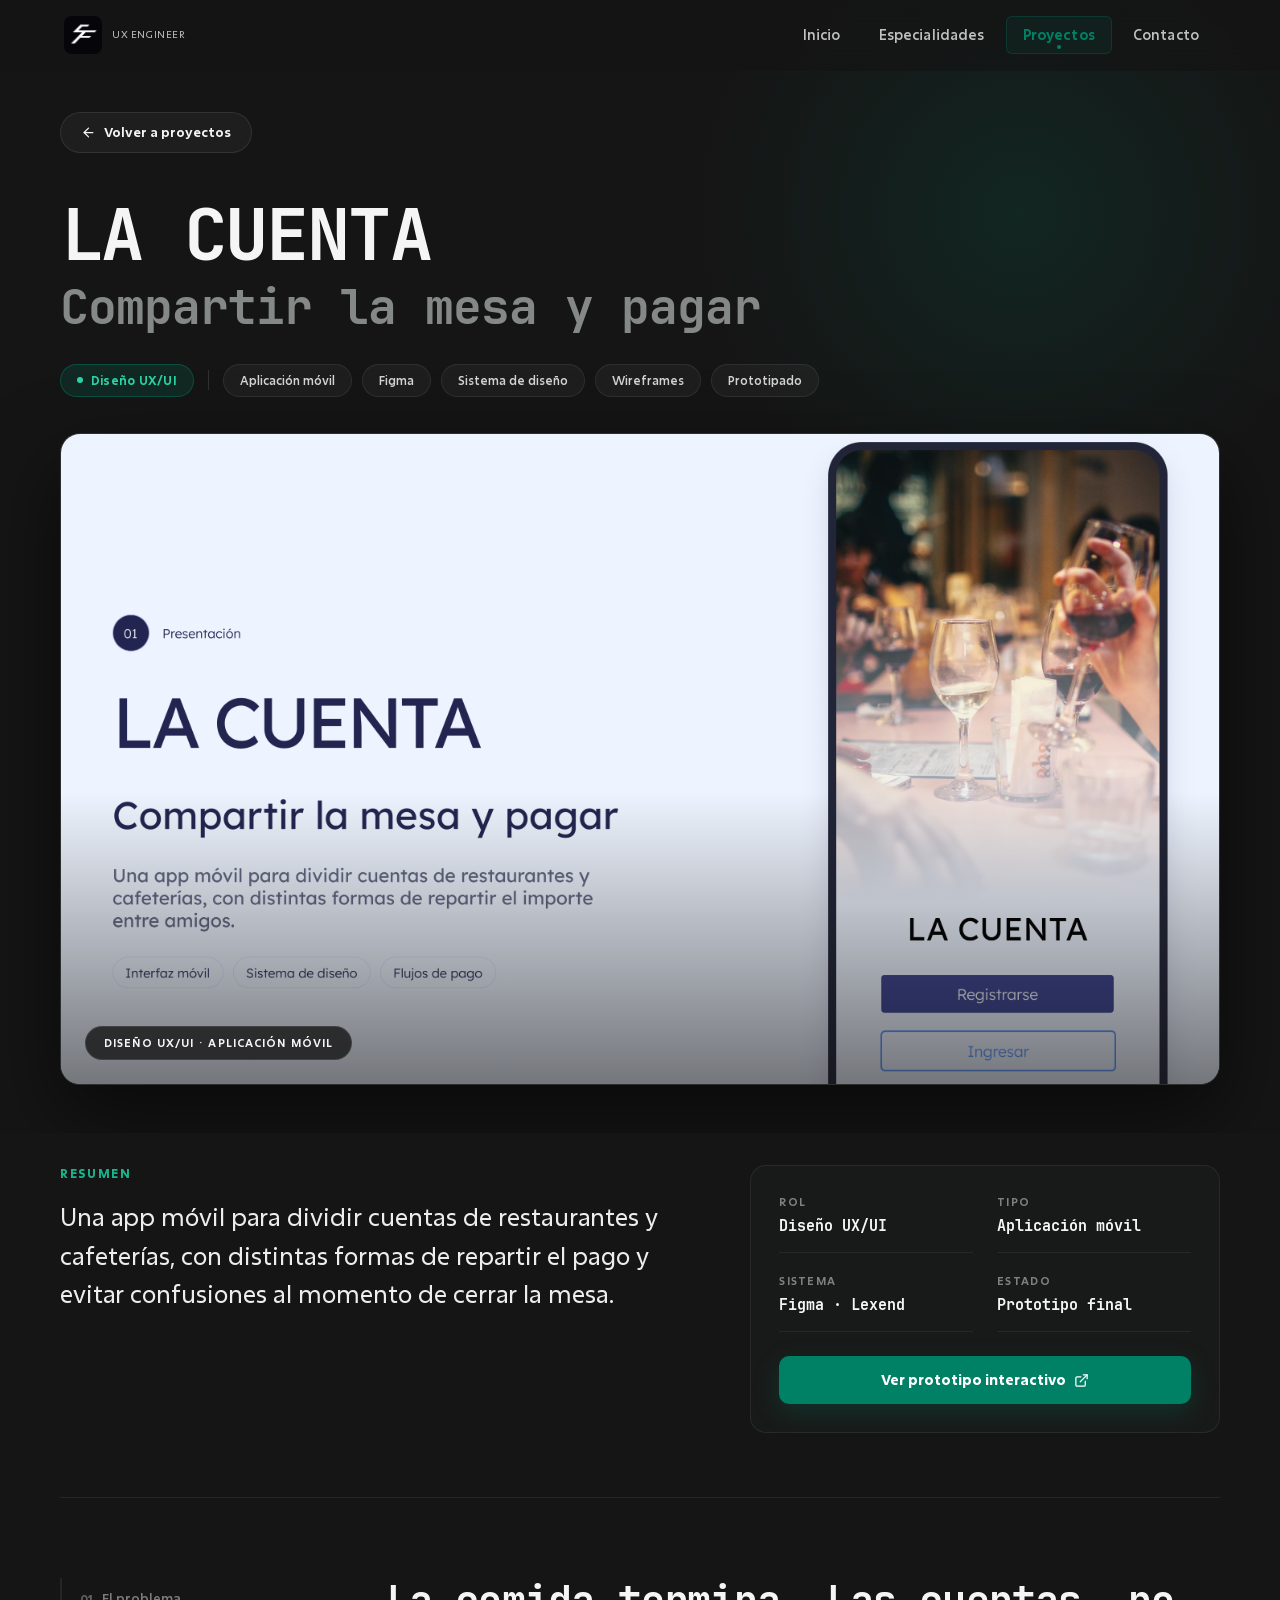
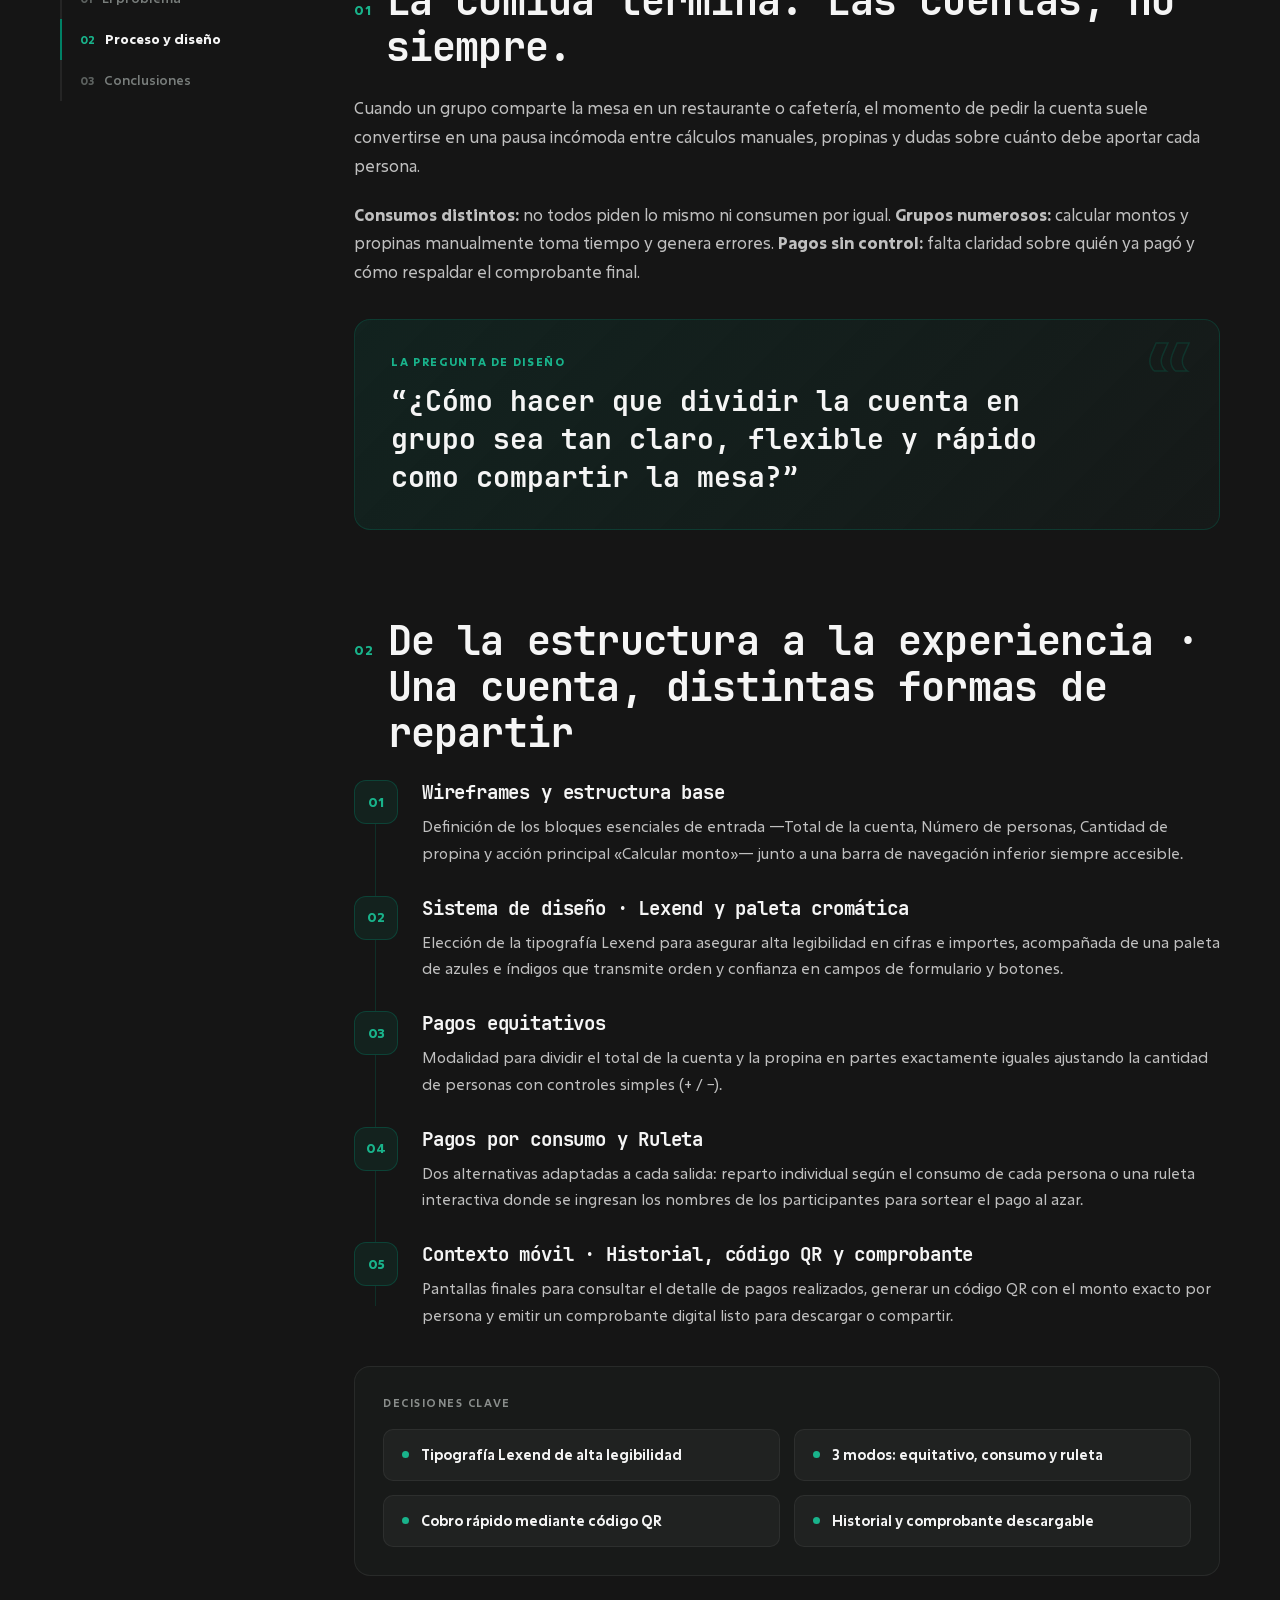
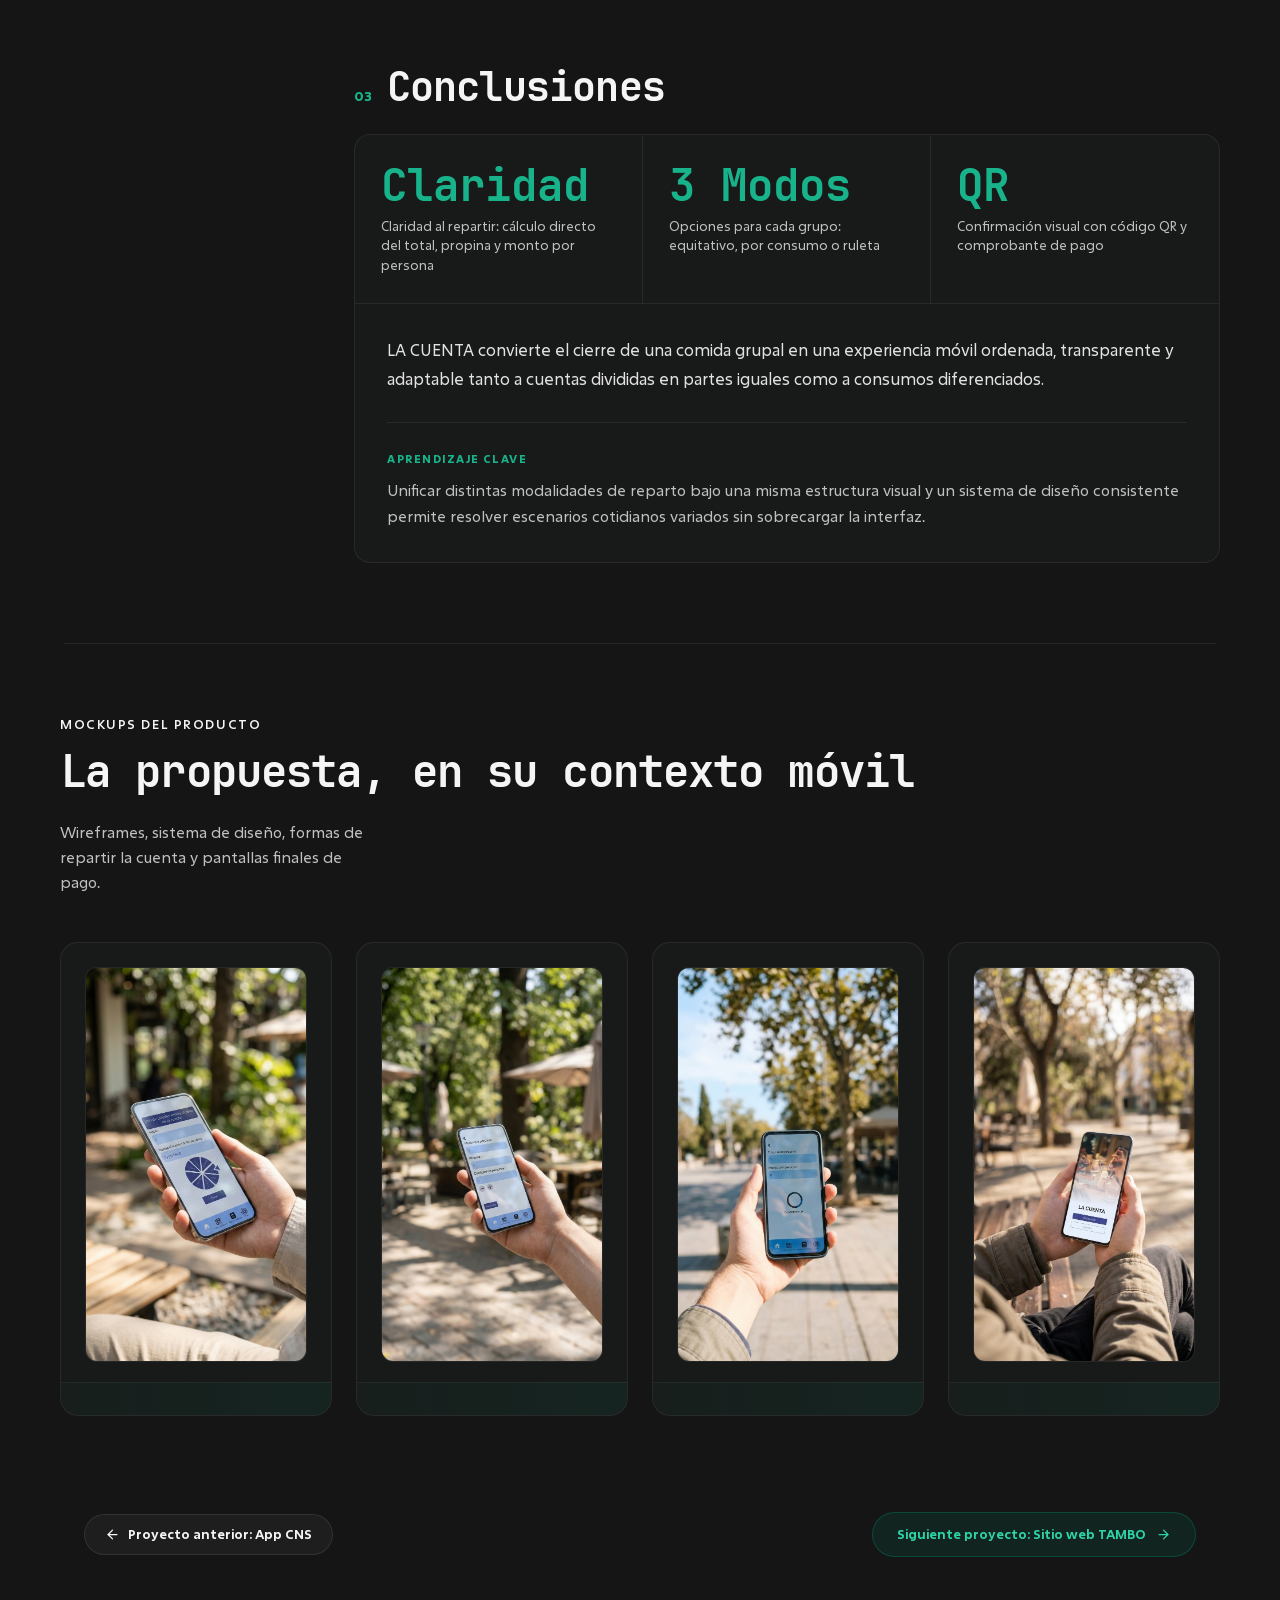
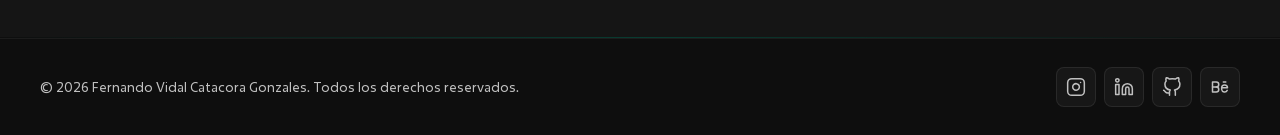
<file: proyecto-3.html>
<!DOCTYPE html>
<html lang="es">
  <head>
    <meta charset="UTF-8" />
    <meta name="viewport" content="width=device-width, initial-scale=1.0" />
    <title>App LA CUENTA</title>
    <meta
      name="description"
      content="Caso de estudio del proyecto LA CUENTA: app móvil UX/UI para compartir la mesa, dividir cuentas de restaurantes y cafeterías y gestionar pagos."
    />
    <link rel="stylesheet" href="styles.css" />
    <link rel="icon" type="image/jpeg" href="imagenes/logo_fer_fav_icon.jpg">
  </head>

  <body>
    <div class="case-page-wrapper">
      <!-- ==================================================================
           HEADER / NAVEGACIÓN
           ================================================================== -->
      <header id="site-header" class="site-header">
        <div class="nav-container">
          <a href="index.html#inicio" class="brand-link">
            <div class="brand-logo-box">
              <img src="imagenes/logo%20fer.jpg" alt="FC logo" class="brand-logo-img" />
            </div>
            <div class="brand-text">
              <span class="brand-subtitle">UX Engineer</span>
            </div>
          </a>

          <nav class="desktop-nav hidden-mobile">
            <a href="index.html#inicio" class="nav-link">Inicio</a>
            <a href="index.html#especialidades" class="nav-link">Especialidades</a>
            <a href="index.html#proyectos" class="nav-link active">Proyectos</a>
            <a href="index.html#contacto" class="nav-link">Contacto</a>
          </nav>

          <button id="mobile-menu-btn" class="mobile-menu-btn" aria-label="Toggle menu">
            <svg id="icon-menu" width="24" height="24" fill="none" stroke="currentColor" stroke-width="2" stroke-linecap="round" stroke-linejoin="round" viewBox="0 0 24 24">
              <line x1="4" y1="12" x2="20" y2="12" />
              <line x1="4" y1="6" x2="20" y2="6" />
              <line x1="4" y1="18" x2="20" y2="18" />
            </svg>
            <svg id="icon-close" width="24" height="24" fill="none" stroke="currentColor" stroke-width="2" stroke-linecap="round" stroke-linejoin="round" viewBox="0 0 24 24" style="display: none;">
              <line x1="18" y1="6" x2="6" y2="18" />
              <line x1="6" y1="6" x2="18" y2="18" />
            </svg>
          </button>
        </div>

        <div id="mobile-menu" class="mobile-menu">
          <a href="index.html#inicio" class="mobile-nav-link">Inicio</a>
          <a href="index.html#especialidades" class="mobile-nav-link">Especialidades</a>
          <a href="index.html#proyectos" class="mobile-nav-link active">Proyectos</a>
          <a href="index.html#contacto" class="mobile-nav-link">Contacto</a>
        </div>
      </header>

      <!-- ==================================================================
           MAIN CONTENT — CASO DE ESTUDIO PROYECTO 03 (LA CUENTA)
           ================================================================== -->
      <main>
        <!-- 1. HERO DEL PROYECTO -->
        <section class="case-hero">
          <div class="case-hero-glow"></div>

          <div class="case-container">
            <a href="index.html#proyectos" class="case-back-btn">
              <svg width="15" height="15" fill="none" stroke="currentColor" stroke-width="2" stroke-linecap="round" stroke-linejoin="round" viewBox="0 0 24 24">
                <line x1="19" y1="12" x2="5" y2="12" />
                <polyline points="12 19 5 12 12 5" />
              </svg>
              Volver a proyectos
            </a>

            <h1 class="case-title">LA CUENTA</h1>
            <p class="case-subtitle">Compartir la mesa y pagar</p>

            <div class="case-tags-bar">
              <span class="case-primary-pill">
                <span class="case-primary-dot"></span>
                Diseño UX/UI
              </span>
              <span class="case-tags-divider"></span>
              <span class="case-tech-pill">Aplicación móvil</span>
              <span class="case-tech-pill">Figma</span>
              <span class="case-tech-pill">Sistema de diseño</span>
              <span class="case-tech-pill">Wireframes</span>
              <span class="case-tech-pill">Prototipado</span>
            </div>

            <!-- Imagen Principal Hero del Proyecto -->
            <div class="case-hero-banner reveal">
              <!-- MULTIMEDIA: Coloca aquí la ruta de la imagen principal del proyecto (ej. src="imagenes/la-cuenta-hero.png") -->
              <img src="imagenes/3Lacuenta/Banner.png" alt="Portada App LA CUENTA — Compartir la mesa y pagar" class="case-hero-img" />
              <div class="case-banner-overlay"></div>
              <span class="case-banner-badge">DISEÑO UX/UI · APLICACIÓN MÓVIL</span>
            </div>
          </div>
        </section>

        <!-- 2. RESUMEN + FICHA TÉCNICA -->
        <section class="case-overview-section">
          <div class="case-container">
            <div class="case-overview-grid reveal">
              <div>
                <span class="case-summary-label">RESUMEN</span>
                <p class="case-summary-lead">
                  Una app móvil para dividir cuentas de restaurantes y cafeterías, con distintas formas de repartir el pago y evitar confusiones al momento de cerrar la mesa.
                </p>
              </div>

              <div class="case-meta-card">
                <div class="case-meta-grid">
                  <div class="case-meta-item">
                    <span class="case-meta-label">ROL</span>
                    <div class="case-meta-value">Diseño UX/UI</div>
                  </div>
                  <div class="case-meta-item">
                    <span class="case-meta-label">TIPO</span>
                    <div class="case-meta-value">Aplicación móvil</div>
                  </div>
                  <div class="case-meta-item">
                    <span class="case-meta-label">SISTEMA</span>
                    <div class="case-meta-value">Figma · Lexend</div>
                  </div>
                  <div class="case-meta-item">
                    <span class="case-meta-label">ESTADO</span>
                    <div class="case-meta-value">Prototipo final</div>
                  </div>
                </div>

                <!-- ENLACE AL PROTOTIPO: Coloca aquí la URL en href="" -->
                <a href="https://www.figma.com/proto/6OzvLxMLWkHhWOWIFFjPbn/DD2-App-de-pagos-divididos?node-id=267-1384&p=f&viewport=150%2C173%2C0.04&t=wAXegCpcZHfzIOwT-1&scaling=scale-down&content-scaling=fixed&starting-point-node-id=267%3A1379&page-id=3%3A3" target="_blank" rel="noopener noreferrer" class="btn-case-visit">
                  Ver prototipo interactivo
                  <svg width="15" height="15" fill="none" stroke="currentColor" stroke-width="2" stroke-linecap="round" stroke-linejoin="round" viewBox="0 0 24 24">
                    <path d="M18 13v6a2 2 0 01-2 2H5a2 2 0 01-2-2V8a2 2 0 012-2h6" />
                    <polyline points="15 3 21 3 21 9" />
                    <line x1="10" y1="14" x2="21" y2="3" />
                  </svg>
                </a>
              </div>
            </div>
          </div>
        </section>

        <!-- 3. CUERPO DEL CASO DE ESTUDIO (ÍNDICE LATERAL + SECCIONES 01, 02, 03) -->
        <section class="case-body-section">
          <div class="case-container">
            <div class="case-body-grid">
              <!-- Índice lateral sticky -->
              <aside class="case-toc" aria-label="Índice del proyecto">
                <a href="#problema" class="case-toc-link active" data-case-section="problema">
                  <span class="case-toc-num">01</span>
                  El problema
                </a>
                <a href="#proceso" class="case-toc-link" data-case-section="proceso">
                  <span class="case-toc-num">02</span>
                  Proceso y diseño
                </a>
                <a href="#conclusiones" class="case-toc-link" data-case-section="conclusiones">
                  <span class="case-toc-num">03</span>
                  Conclusiones
                </a>
              </aside>

              <!-- Columna de contenido -->
              <div class="case-content-col">
                <!-- 01. El problema -->
                <article id="problema" class="case-block reveal">
                  <div class="case-block-header">
                    <span class="case-block-num">01</span>
                    <h2 class="case-block-title">La comida termina. Las cuentas, no siempre.</h2>
                  </div>

                  <p class="case-paragraph">
                    Cuando un grupo comparte la mesa en un restaurante o cafetería, el momento de pedir la cuenta suele convertirse en una pausa incómoda entre cálculos manuales, propinas y dudas sobre cuánto debe aportar cada persona.
                  </p>
                  <p class="case-paragraph">
                    <strong>Consumos distintos:</strong> no todos piden lo mismo ni consumen por igual. <strong>Grupos numerosos:</strong> calcular montos y propinas manualmente toma tiempo y genera errores. <strong>Pagos sin control:</strong> falta claridad sobre quién ya pagó y cómo respaldar el comprobante final.
                  </p>

                  <div class="case-question-box">
                    <span class="case-question-mark">“</span>
                    <span class="case-question-tag">LA PREGUNTA DE DISEÑO</span>
                    <p class="case-question-quote">
                      “¿Cómo hacer que dividir la cuenta en grupo sea tan claro, flexible y rápido como compartir la mesa?”
                    </p>
                  </div>
                </article>

                <!-- 02. Proceso y solución -->
                <article id="proceso" class="case-block reveal">
                  <div class="case-block-header">
                    <span class="case-block-num">02</span>
                    <h2 class="case-block-title">De la estructura a la experiencia · Una cuenta, distintas formas de repartir</h2>
                  </div>

                  <div class="case-process-list">
                    <div class="case-process-item">
                      <div class="case-process-badge">01</div>
                      <div>
                        <h3 class="case-process-title">Wireframes y estructura base</h3>
                        <p class="case-process-desc">
                          Definición de los bloques esenciales de entrada —Total de la cuenta, Número de personas, Cantidad de propina y acción principal «Calcular monto»— junto a una barra de navegación inferior siempre accesible.
                        </p>
                      </div>
                    </div>

                    <div class="case-process-item">
                      <div class="case-process-badge">02</div>
                      <div>
                        <h3 class="case-process-title">Sistema de diseño · Lexend y paleta cromática</h3>
                        <p class="case-process-desc">
                          Elección de la tipografía Lexend para asegurar alta legibilidad en cifras e importes, acompañada de una paleta de azules e índigos que transmite orden y confianza en campos de formulario y botones.
                        </p>
                      </div>
                    </div>

                    <div class="case-process-item">
                      <div class="case-process-badge">03</div>
                      <div>
                        <h3 class="case-process-title">Pagos equitativos</h3>
                        <p class="case-process-desc">
                          Modalidad para dividir el total de la cuenta y la propina en partes exactamente iguales ajustando la cantidad de personas con controles simples (+ / −).
                        </p>
                      </div>
                    </div>

                    <div class="case-process-item">
                      <div class="case-process-badge">04</div>
                      <div>
                        <h3 class="case-process-title">Pagos por consumo y Ruleta</h3>
                        <p class="case-process-desc">
                          Dos alternativas adaptadas a cada salida: reparto individual según el consumo de cada persona o una ruleta interactiva donde se ingresan los nombres de los participantes para sortear el pago al azar.
                        </p>
                      </div>
                    </div>

                    <div class="case-process-item">
                      <div class="case-process-badge">05</div>
                      <div>
                        <h3 class="case-process-title">Contexto móvil · Historial, código QR y comprobante</h3>
                        <p class="case-process-desc">
                          Pantallas finales para consultar el detalle de pagos realizados, generar un código QR con el monto exacto por persona y emitir un comprobante digital listo para descargar o compartir.
                        </p>
                      </div>
                    </div>
                  </div>

                  <div class="case-decisions-card">
                    <span class="case-decisions-label">DECISIONES CLAVE</span>
                    <div class="case-decisions-grid">
                      <div class="case-decision-pill">
                        <span class="case-decision-dot"></span>
                        Tipografía Lexend de alta legibilidad
                      </div>
                      <div class="case-decision-pill">
                        <span class="case-decision-dot"></span>
                        3 modos: equitativo, consumo y ruleta
                      </div>
                      <div class="case-decision-pill">
                        <span class="case-decision-dot"></span>
                        Cobro rápido mediante código QR
                      </div>
                      <div class="case-decision-pill">
                        <span class="case-decision-dot"></span>
                        Historial y comprobante descargable
                      </div>
                    </div>
                  </div>
                </article>

                <!-- 03. Conclusiones -->
                <article id="conclusiones" class="case-block reveal">
                  <div class="case-block-header">
                    <span class="case-block-num">03</span>
                    <h2 class="case-block-title">Conclusiones</h2>
                  </div>

                  <div class="case-conclusions-card">
                    <div class="case-kpi-grid">
                      <div class="case-kpi-item">
                        <div class="case-kpi-value">Claridad</div>
                        <div class="case-kpi-label">Claridad al repartir: cálculo directo del total, propina y monto por persona</div>
                      </div>
                      <div class="case-kpi-item">
                        <div class="case-kpi-value">3 Modos</div>
                        <div class="case-kpi-label">Opciones para cada grupo: equitativo, por consumo o ruleta</div>
                      </div>
                      <div class="case-kpi-item">
                        <div class="case-kpi-value">QR</div>
                        <div class="case-kpi-label">Confirmación visual con código QR y comprobante de pago</div>
                      </div>
                    </div>

                    <div class="case-conclusions-body">
                      <p class="case-conclusions-text">
                        LA CUENTA convierte el cierre de una comida grupal en una experiencia móvil ordenada, transparente y adaptable tanto a cuentas divididas en partes iguales como a consumos diferenciados.
                      </p>

                      <span class="case-learning-label">APRENDIZAJE CLAVE</span>
                      <p class="case-learning-text">
                        Unificar distintas modalidades de reparto bajo una misma estructura visual y un sistema de diseño consistente permite resolver escenarios cotidianos variados sin sobrecargar la interfaz.
                      </p>
                    </div>
                  </div>
                </article>
              </div>
            </div>
          </div>
        </section>

        <!-- 4. SHOWCASE VISUAL (MOCKUPS EN CONTEXTO) -->
        <section class="case-showcase-section">
          <div class="case-container">
            <div class="case-showcase-header reveal">
              <div>
                <span class="section-tag">MOCKUPS DEL PRODUCTO</span>
                <h2 class="case-showcase-title">La propuesta, en su contexto móvil</h2>
              </div>
              <p class="case-showcase-subtitle">
                Wireframes, sistema de diseño, formas de repartir la cuenta y pantallas finales de pago.
              </p>
            </div>

            <!-- Grilla de Mockups Verticales (01, 02, 03 y 04) -->
            <div class="showcase-vertical-grid">
              <!-- Mockup 01 -->
              <div class="showcase-card reveal">
                <div class="showcase-stage">
                  <div class="mockup-screen vertical">
                    <!-- MULTIMEDIA MOCKUP 01 -->
                    <img src="imagenes/3Lacuenta/1cel.jpg" alt="Modalidad Ruleta en LA CUENTA" class="mockup-img" />
                  </div>
                </div>
                <div class="showcase-caption"></div>
              </div>

              <!-- Mockup 02 -->
              <div class="showcase-card reveal delay-1">
                <div class="showcase-stage">
                  <div class="mockup-screen vertical">
                    <!-- MULTIMEDIA MOCKUP 02 -->
                    <img src="imagenes/3Lacuenta/2cel.jpg" alt="Pagos equitativos y cálculo por persona en LA CUENTA" class="mockup-img" />
                  </div>
                </div>
                <div class="showcase-caption"></div>
              </div>

              <!-- Mockup 03 -->
              <div class="showcase-card reveal delay-2">
                <div class="showcase-stage">
                  <div class="mockup-screen vertical">
                    <!-- MULTIMEDIA MOCKUP 03 -->
                    <img src="imagenes/3Lacuenta/3cel.jpg" alt="Total más propina y generación de código QR en LA CUENTA" class="mockup-img" />
                  </div>
                </div>
                <div class="showcase-caption"></div>
              </div>

              <!-- Mockup 04 -->
              <div class="showcase-card reveal delay-3">
                <div class="showcase-stage">
                  <div class="mockup-screen vertical">
                    <!-- MULTIMEDIA MOCKUP 04 -->
                    <img src="imagenes/3Lacuenta/4cel.jpg" alt="Pantalla de bienvenida e inicio de sesión de LA CUENTA" class="mockup-img" />
                  </div>
                </div>
                <div class="showcase-caption"></div>
              </div>
            </div>
          </div>
        </section>

        <!-- NAVEGACIÓN ENTRE PROYECTOS -->
        <div class="case-bottom-nav">
          <a href="proyecto-2.html" class="case-back-btn" style="margin-bottom: 0;">
            <svg width="15" height="15" fill="none" stroke="currentColor" stroke-width="2" stroke-linecap="round" stroke-linejoin="round" viewBox="0 0 24 24">
              <line x1="19" y1="12" x2="5" y2="12" />
              <polyline points="12 19 5 12 12 5" />
            </svg>
            Proyecto anterior: App CNS
          </a>

          <a href="proyecto-4.html" class="case-next-btn">
            Siguiente proyecto: Sitio web TAMBO
            <svg width="15" height="15" fill="none" stroke="currentColor" stroke-width="2" stroke-linecap="round" stroke-linejoin="round" viewBox="0 0 24 24">
              <line x1="5" y1="12" x2="19" y2="12" />
              <polyline points="12 5 19 12 12 19" />
            </svg>
          </a>
        </div>
      </main>

      <!-- FOOTER INFERIOR -->
      <footer class="site-footer">
        <div class="footer-top-line"></div>
        <div class="footer-bottom">
          <div class="footer-bottom-inner">
            <div class="footer-copy-group">
              <span class="footer-copyright">
                © 2026 Fernando Vidal Catacora Gonzales. Todos los derechos reservados.
              </span>
            </div>

            <div class="footer-socials">
              <a href="https://www.instagram.com/fernando_vcg_3/" target="_blank" rel="noopener noreferrer" aria-label="Instagram" class="social-btn">
                <svg width="20" height="20" fill="none" stroke="currentColor" stroke-width="1.8" stroke-linecap="round" stroke-linejoin="round" viewBox="0 0 24 24">
                  <rect x="2" y="2" width="20" height="20" rx="5" ry="5" />
                  <path d="M16 11.37A4 4 0 1112.63 8 4 4 0 0116 11.37z" />
                  <line x1="17.5" y1="6.5" x2="17.51" y2="6.5" />
                </svg>
              </a>
              <a href="https://www.linkedin.com/in/fernando-vidal-catacora-gonzales-151739361" target="_blank" rel="noopener noreferrer" aria-label="LinkedIn" class="social-btn">
                <svg width="20" height="20" fill="none" stroke="currentColor" stroke-width="1.8" stroke-linecap="round" stroke-linejoin="round" viewBox="0 0 24 24">
                  <path d="M16 8a6 6 0 016 6v7h-4v-7a2 2 0 00-2-2 2 2 0 00-2 2v7h-4v-7a6 6 0 016-6z" />
                  <rect x="2" y="9" width="4" height="12" />
                  <circle cx="4" cy="4" r="2" />
                </svg>
              </a>
              <a href="https://github.com/FernandoVCG33" target="_blank" rel="noopener noreferrer" aria-label="GitHub" class="social-btn">
                <svg width="20" height="20" fill="none" stroke="currentColor" stroke-width="1.8" stroke-linecap="round" stroke-linejoin="round" viewBox="0 0 24 24">
                  <path d="M9 19c-5 1.5-5-2.5-7-3m14 6v-3.87a3.37 3.37 0 00-.94-2.61c3.14-.35 6.44-1.54 6.44-7A5.44 5.44 0 0020 4.77 5.07 5.07 0 0019.91 1S18.73.65 16 2.48a13.38 13.38 0 00-7 0C6.27.65 5.09 1 5.09 1A5.07 5.07 0 005 4.77a5.44 5.44 0 00-1.5 3.78c0 5.42 3.3 6.61 6.44 7A3.37 3.37 0 009 18.13V22" />
                </svg>
              </a>
              <a href="https://www.behance.net/fernandcatacor1" target="_blank" rel="noopener noreferrer" aria-label="Behance" class="social-btn">
                <svg xmlns="http://www.w3.org/2000/svg" width="20" height="20" fill="none" stroke="currentColor" stroke-width="1.8" stroke-linecap="round" stroke-linejoin="round" viewBox="0 0 24 24">
                  <path d="M3 18v-12h4.5a3 3 0 0 1 0 6a3 3 0 0 1 0 6h-4.5" />
                  <path d="M3 12l4.5 0" />
                  <path d="M14 13h7a3.5 3.5 0 0 0 -7 0v2a3.5 3.5 0 0 0 6.64 1" />
                  <path d="M16 6l3 0" />
                </svg>
              </a>
            </div>
          </div>
        </div>
      </footer>
    </div>

    <script src="script.js"></script>
  </body>
</html>
</file>
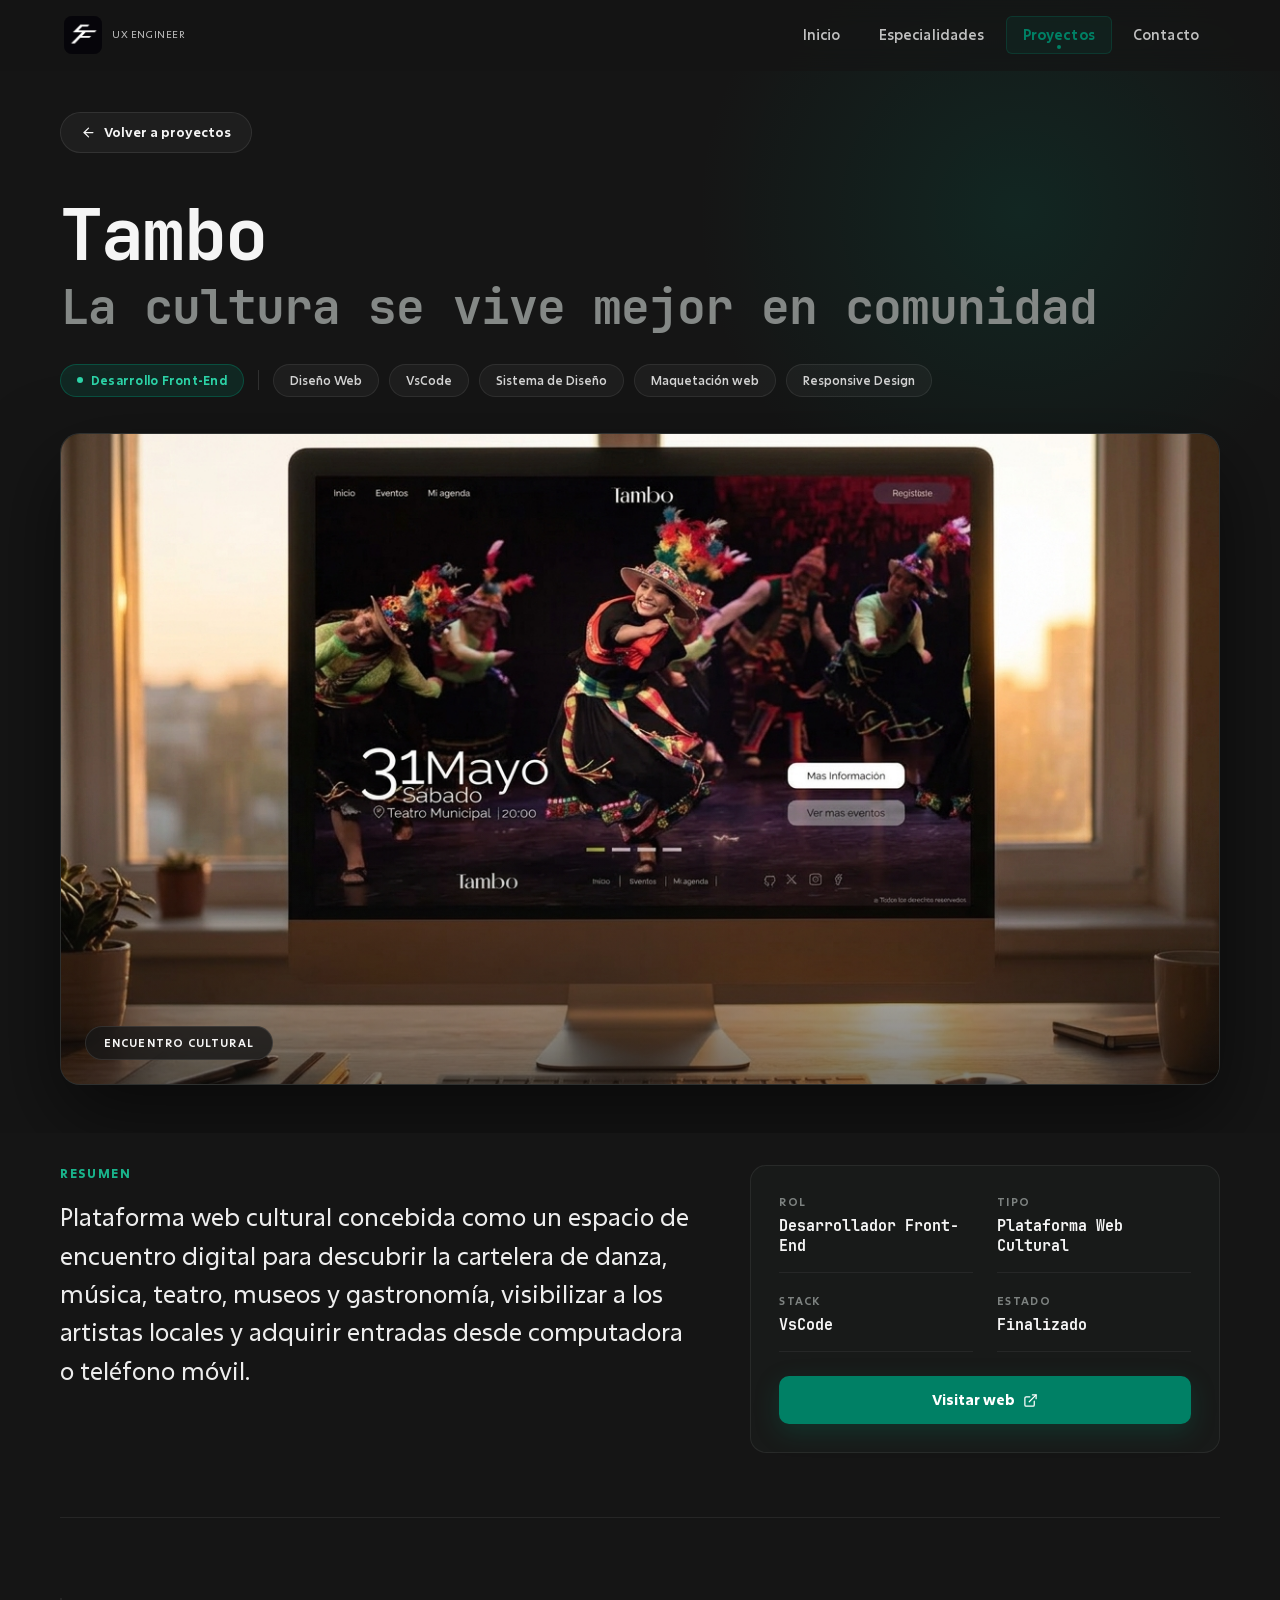
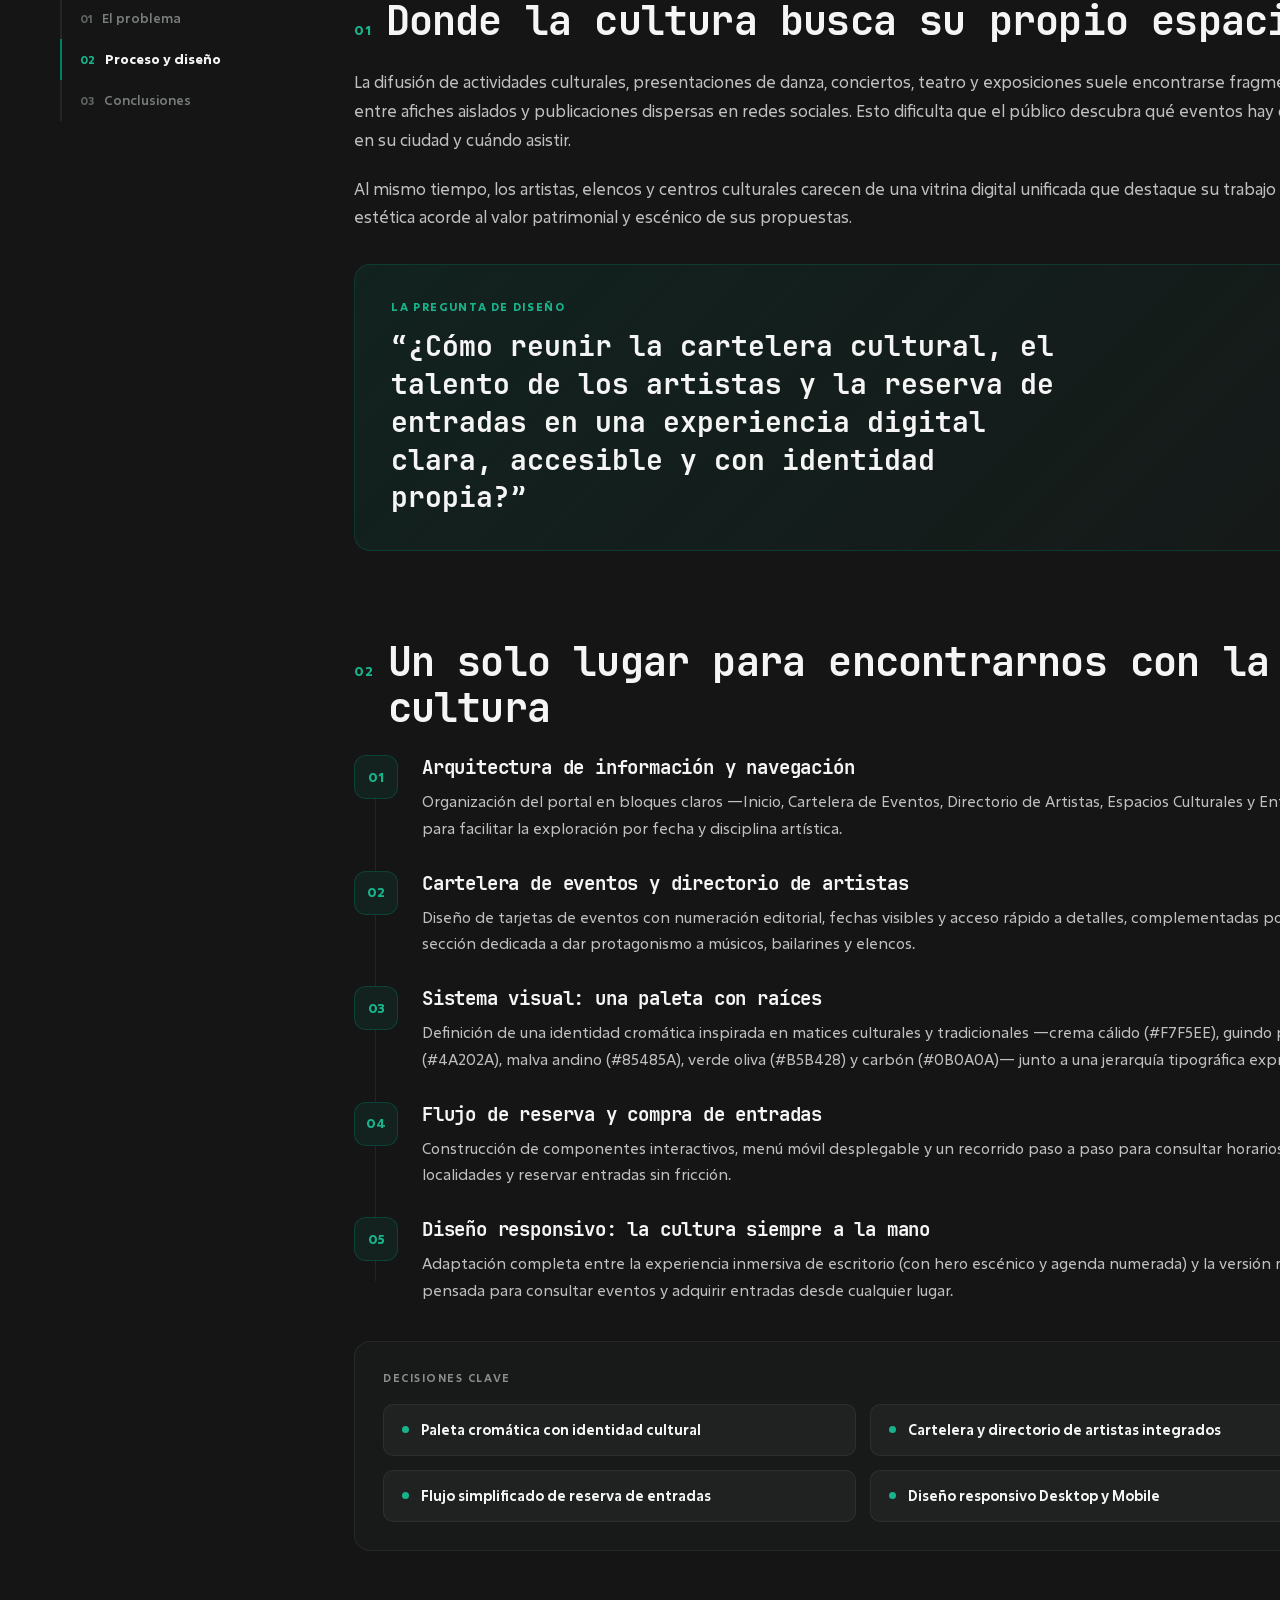
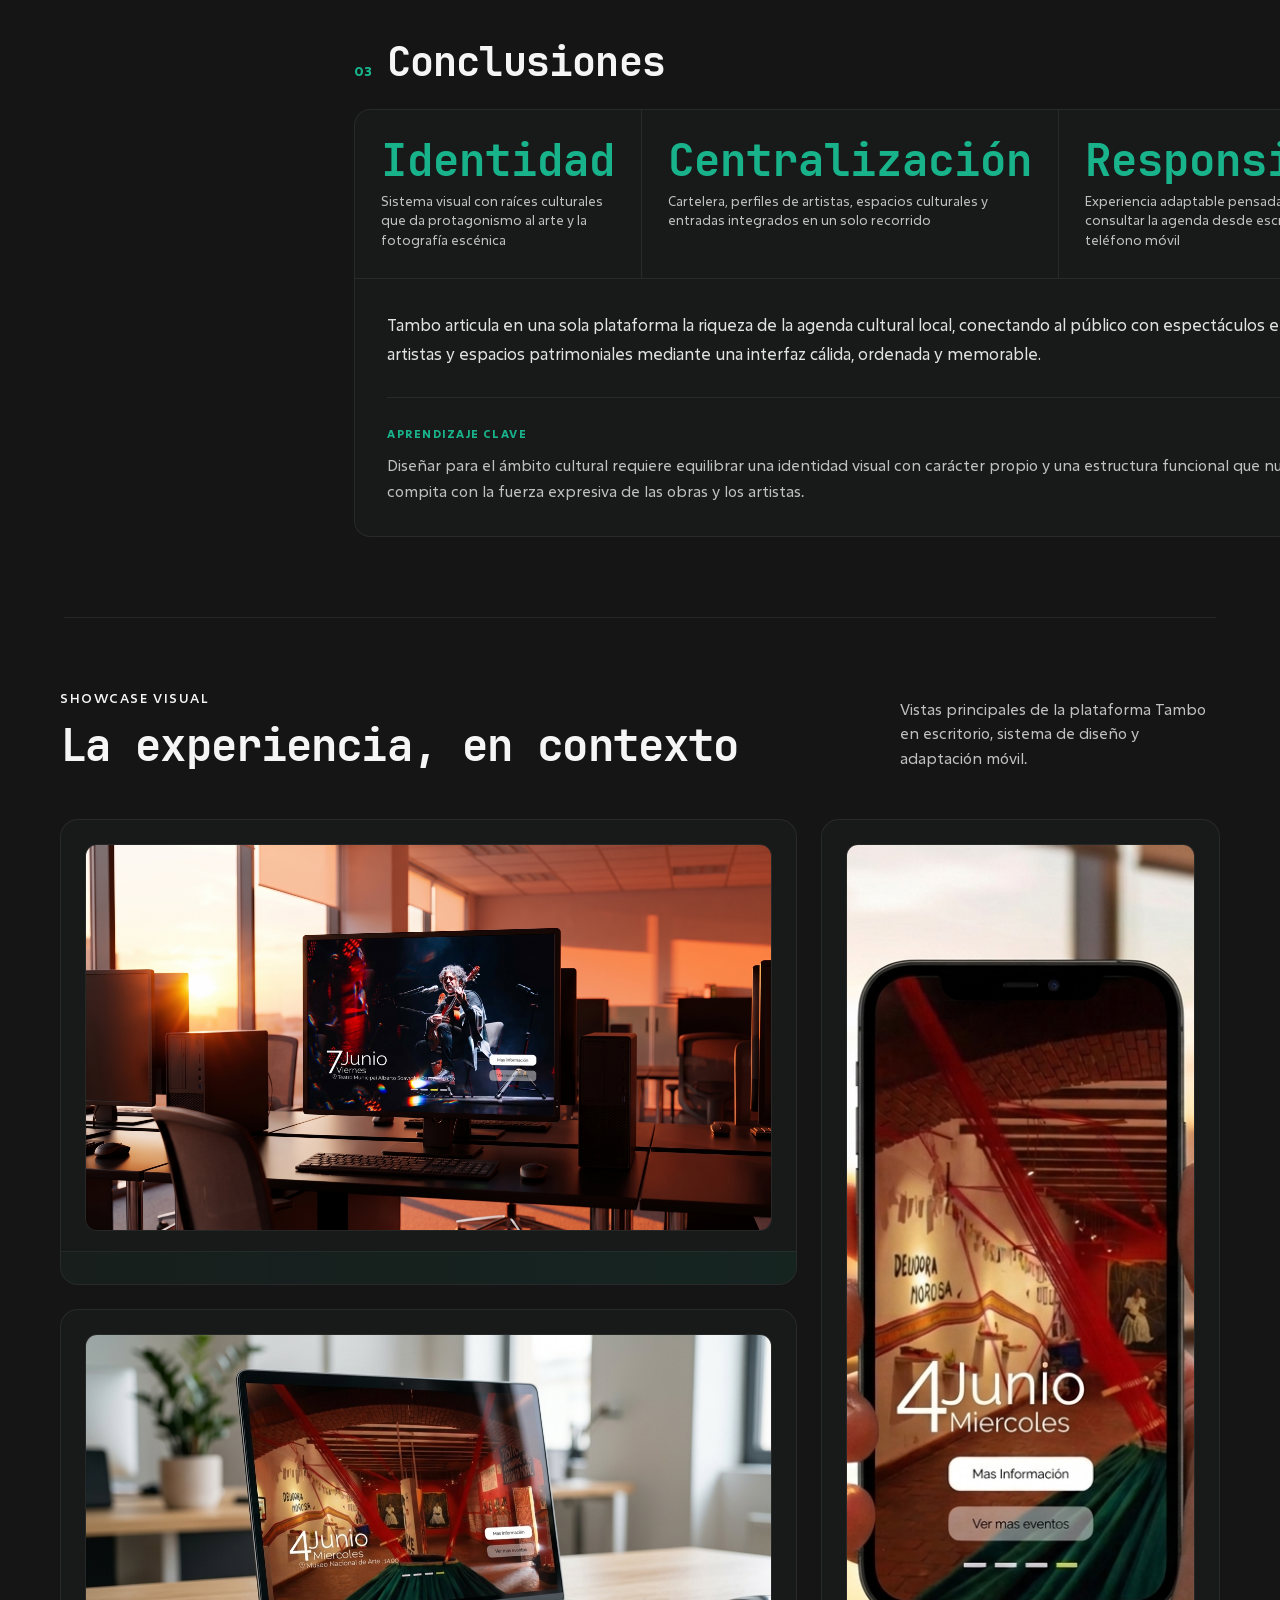
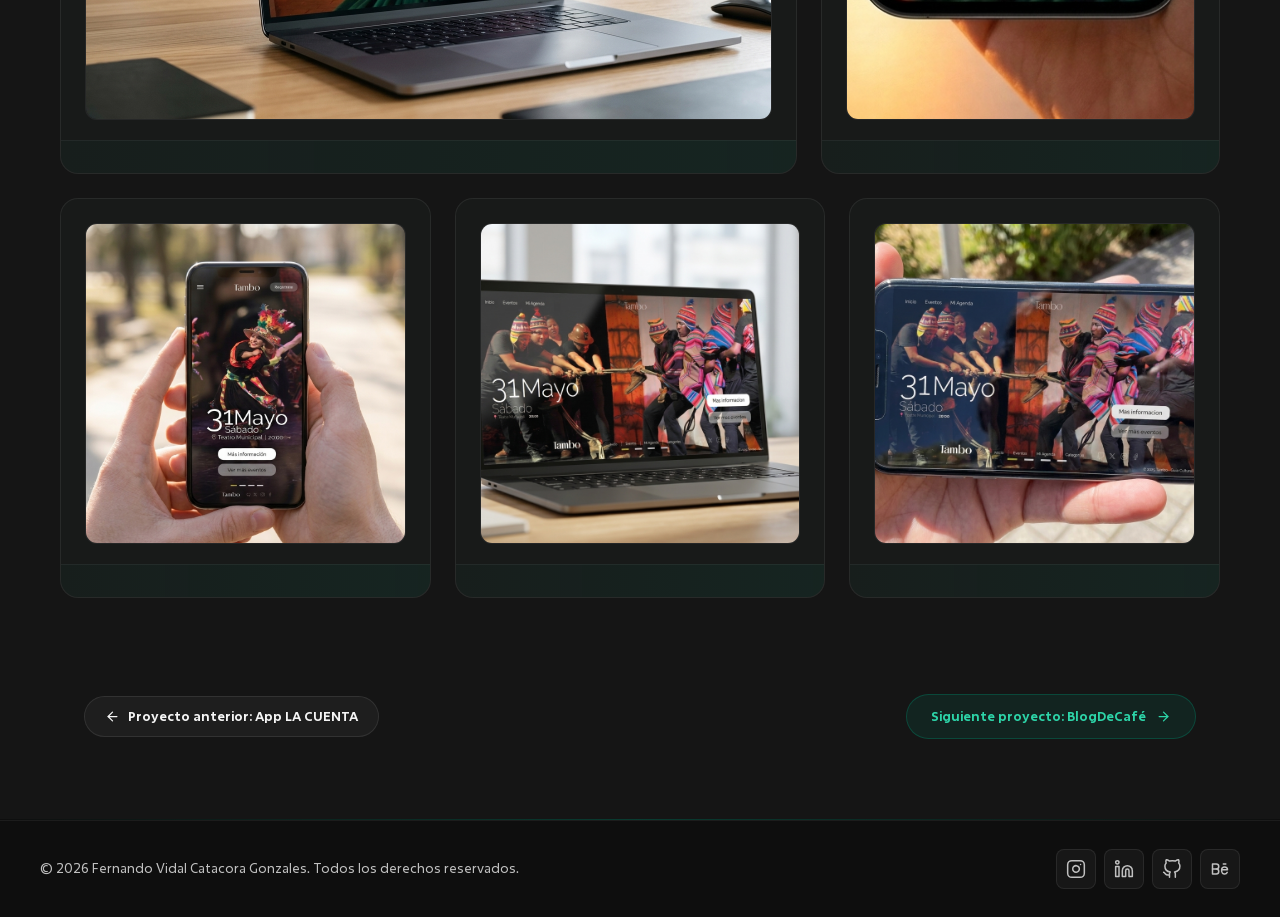
<file: proyecto-4.html>
<!DOCTYPE html>
<html lang="es">
  <head>
    <meta charset="UTF-8" />
    <meta name="viewport" content="width=device-width, initial-scale=1.0" />
    <title>TAMBO</title>
    <meta
      name="description"
      content="Caso de estudio del proyecto Tambo: plataforma web cultural para descubrir eventos artísticos, cartelera escénica, directorio de artistas y reserva de entradas."
    />
    <link rel="stylesheet" href="styles.css" />
    <link rel="icon" type="image/jpeg" href="imagenes/logo_fer_fav_icon.jpg">
  </head>

  <body>
    <div class="case-page-wrapper">
      <!-- ==================================================================
           HEADER / NAVEGACIÓN
           ================================================================== -->
      <header id="site-header" class="site-header">
        <div class="nav-container">
          <a href="index.html#inicio" class="brand-link">
            <div class="brand-logo-box">
              <img src="imagenes/logo%20fer.jpg" alt="FC logo" class="brand-logo-img" />
            </div>
            <div class="brand-text">
              <span class="brand-subtitle">UX Engineer</span>
            </div>
          </a>

          <nav class="desktop-nav hidden-mobile">
            <a href="index.html#inicio" class="nav-link">Inicio</a>
            <a href="index.html#especialidades" class="nav-link">Especialidades</a>
            <a href="index.html#proyectos" class="nav-link active">Proyectos</a>
            <a href="index.html#contacto" class="nav-link">Contacto</a>
          </nav>

          <button id="mobile-menu-btn" class="mobile-menu-btn" aria-label="Toggle menu">
            <svg id="icon-menu" width="24" height="24" fill="none" stroke="currentColor" stroke-width="2" stroke-linecap="round" stroke-linejoin="round" viewBox="0 0 24 24">
              <line x1="4" y1="12" x2="20" y2="12" />
              <line x1="4" y1="6" x2="20" y2="6" />
              <line x1="4" y1="18" x2="20" y2="18" />
            </svg>
            <svg id="icon-close" width="24" height="24" fill="none" stroke="currentColor" stroke-width="2" stroke-linecap="round" stroke-linejoin="round" viewBox="0 0 24 24" style="display: none;">
              <line x1="18" y1="6" x2="6" y2="18" />
              <line x1="6" y1="6" x2="18" y2="18" />
            </svg>
          </button>
        </div>

        <div id="mobile-menu" class="mobile-menu">
          <a href="index.html#inicio" class="mobile-nav-link">Inicio</a>
          <a href="index.html#especialidades" class="mobile-nav-link">Especialidades</a>
          <a href="index.html#proyectos" class="mobile-nav-link active">Proyectos</a>
          <a href="index.html#contacto" class="mobile-nav-link">Contacto</a>
        </div>
      </header>

      <!-- ==================================================================
           MAIN CONTENT — CASO DE ESTUDIO PROYECTO 04
           ================================================================== -->
      <main>
        <!-- 1. HERO DEL PROYECTO -->
        <section class="case-hero">
          <div class="case-hero-glow"></div>

          <div class="case-container">
            <a href="index.html#proyectos" class="case-back-btn">
              <svg width="15" height="15" fill="none" stroke="currentColor" stroke-width="2" stroke-linecap="round" stroke-linejoin="round" viewBox="0 0 24 24">
                <line x1="19" y1="12" x2="5" y2="12" />
                <polyline points="12 19 5 12 12 5" />
              </svg>
              Volver a proyectos
            </a>



            <h1 class="case-title">Tambo</h1>
            <p class="case-subtitle">La cultura se vive mejor en comunidad</p>

            <div class="case-tags-bar">
              <span class="case-primary-pill">
                <span class="case-primary-dot"></span>
                Desarrollo Front-End
              </span>
              <span class="case-tags-divider"></span>
              <span class="case-tech-pill">Diseño Web</span>
              <span class="case-tech-pill">VsCode</span>
              <span class="case-tech-pill">Sistema de Diseño</span>
              <span class="case-tech-pill">Maquetación web</span>
              <span class="case-tech-pill">Responsive Design</span>
            </div>

            <!-- Imagen Principal Hero del Proyecto -->
            <div class="case-hero-banner reveal">
              <!-- MULTIMEDIA: Coloca aquí la ruta de la imagen principal del proyecto (ej. src="imagenes/tambo-hero.png") -->
              <img src="imagenes/4%20Tambo/Banner%20entrada.jpeg" alt="Portada Sitio Web Cultural Tambo" class="case-hero-img" />
              <div class="case-banner-overlay"></div>
              <span class="case-banner-badge">ENCUENTRO CULTURAL</span>
            </div>
          </div>
        </section>

        <!-- 2. RESUMEN + FICHA TÉCNICA -->
        <section class="case-overview-section">
          <div class="case-container">
            <div class="case-overview-grid reveal">
              <div>
                <span class="case-summary-label">RESUMEN</span>
                <p class="case-summary-lead">
                  Plataforma web cultural concebida como un espacio de encuentro digital para descubrir la cartelera de danza, música, teatro, museos y gastronomía, visibilizar a los artistas locales y adquirir entradas desde computadora o teléfono móvil.
                </p>
              </div>

              <div class="case-meta-card">
                <div class="case-meta-grid">
                  <div class="case-meta-item">
                    <span class="case-meta-label">ROL</span>
                    <div class="case-meta-value">Desarrollador Front-End</div>
                  </div>
                  <div class="case-meta-item">
                    <span class="case-meta-label">TIPO</span>
                    <div class="case-meta-value">Plataforma Web Cultural</div>
                  </div>
                  <div class="case-meta-item">
                    <span class="case-meta-label">STACK</span>
                    <div class="case-meta-value">VsCode</div>
                  </div>
                  <div class="case-meta-item">
                    <span class="case-meta-label">ESTADO</span>
                    <div class="case-meta-value"> Finalizado</div>
                  </div>
                </div>

                <!-- MULTIMEDIA: Coloca aquí la ruta o enlace de tu proyecto o prototipo en href="" -->
                <a href="https://jolly-kataifi-72832a.netlify.app/" target="_blank" rel="noopener noreferrer" class="btn-case-visit">
                  Visitar web
                  <svg width="15" height="15" fill="none" stroke="currentColor" stroke-width="2" stroke-linecap="round" stroke-linejoin="round" viewBox="0 0 24 24">
                    <path d="M18 13v6a2 2 0 01-2 2H5a2 2 0 01-2-2V8a2 2 0 012-2h6" />
                    <polyline points="15 3 21 3 21 9" />
                    <line x1="10" y1="14" x2="21" y2="3" />
                  </svg>
                </a>
              </div>
            </div>
          </div>
        </section>

        <!-- 3. CUERPO DEL CASO DE ESTUDIO (ÍNDICE LATERAL + SECCIONES 01, 02, 03) -->
        <section class="case-body-section">
          <div class="case-container">
            <div class="case-body-grid">
              <!-- Índice lateral sticky -->
              <aside class="case-toc" aria-label="Índice del proyecto">
                <a href="#problema" class="case-toc-link active" data-case-section="problema">
                  <span class="case-toc-num">01</span>
                  El problema
                </a>
                <a href="#proceso" class="case-toc-link" data-case-section="proceso">
                  <span class="case-toc-num">02</span>
                  Proceso y diseño
                </a>
                <a href="#conclusiones" class="case-toc-link" data-case-section="conclusiones">
                  <span class="case-toc-num">03</span>
                  Conclusiones
                </a>
              </aside>

              <!-- Columna de contenido -->
              <div class="case-content-col">
                <!-- 01. El problema -->
                <article id="problema" class="case-block reveal">
                  <div class="case-block-header">
                    <span class="case-block-num">01</span>
                    <h2 class="case-block-title">Donde la cultura busca su propio espacio</h2>
                  </div>

                  <p class="case-paragraph">
                    La difusión de actividades culturales, presentaciones de danza, conciertos, teatro y exposiciones suele encontrarse fragmentada entre afiches aislados y publicaciones dispersas en redes sociales. Esto dificulta que el público descubra qué eventos hay disponibles en su ciudad y cuándo asistir.
                  </p>
                  <p class="case-paragraph">
                    Al mismo tiempo, los artistas, elencos y centros culturales carecen de una vitrina digital unificada que destaque su trabajo con una estética acorde al valor patrimonial y escénico de sus propuestas.
                  </p>

                  <div class="case-question-box">
                    <span class="case-question-mark">“</span>
                    <span class="case-question-tag">LA PREGUNTA DE DISEÑO</span>
                    <p class="case-question-quote">
                      “¿Cómo reunir la cartelera cultural, el talento de los artistas y la reserva de entradas en una experiencia digital clara, accesible y con identidad propia?”
                    </p>
                  </div>
                </article>

                <!-- 02. Proceso y diseño -->
                <article id="proceso" class="case-block reveal">
                  <div class="case-block-header">
                    <span class="case-block-num">02</span>
                    <h2 class="case-block-title">Un solo lugar para encontrarnos con la cultura</h2>
                  </div>

                  <div class="case-process-list">
                    <div class="case-process-item">
                      <div class="case-process-badge">01</div>
                      <div>
                        <h3 class="case-process-title">Arquitectura de información y navegación</h3>
                        <p class="case-process-desc">
                          Organización del portal en bloques claros —Inicio, Cartelera de Eventos, Directorio de Artistas, Espacios Culturales y Entradas— para facilitar la exploración por fecha y disciplina artística.
                        </p>
                      </div>
                    </div>

                    <div class="case-process-item">
                      <div class="case-process-badge">02</div>
                      <div>
                        <h3 class="case-process-title">Cartelera de eventos y directorio de artistas</h3>
                        <p class="case-process-desc">
                          Diseño de tarjetas de eventos con numeración editorial, fechas visibles y acceso rápido a detalles, complementadas por una sección dedicada a dar protagonismo a músicos, bailarines y elencos.
                        </p>
                      </div>
                    </div>

                    <div class="case-process-item">
                      <div class="case-process-badge">03</div>
                      <div>
                        <h3 class="case-process-title">Sistema visual: una paleta con raíces</h3>
                        <p class="case-process-desc">
                          Definición de una identidad cromática inspirada en matices culturales y tradicionales —crema cálido (#F7F5EE), guindo profundo (#4A202A), malva andino (#85485A), verde oliva (#B5B428) y carbón (#0B0A0A)— junto a una jerarquía tipográfica expresiva.
                        </p>
                      </div>
                    </div>

                    <div class="case-process-item">
                      <div class="case-process-badge">04</div>
                      <div>
                        <h3 class="case-process-title">Flujo de reserva y compra de entradas</h3>
                        <p class="case-process-desc">
                          Construcción de componentes interactivos, menú móvil desplegable y un recorrido paso a paso para consultar horarios, elegir localidades y reservar entradas sin fricción.
                        </p>
                      </div>
                    </div>

                    <div class="case-process-item">
                      <div class="case-process-badge">05</div>
                      <div>
                        <h3 class="case-process-title">Diseño responsivo: la cultura siempre a la mano</h3>
                        <p class="case-process-desc">
                          Adaptación completa entre la experiencia inmersiva de escritorio (con hero escénico y agenda numerada) y la versión móvil pensada para consultar eventos y adquirir entradas desde cualquier lugar.
                        </p>
                      </div>
                    </div>
                  </div>

                  <div class="case-decisions-card">
                    <span class="case-decisions-label">DECISIONES CLAVE</span>
                    <div class="case-decisions-grid">
                      <div class="case-decision-pill">
                        <span class="case-decision-dot"></span>
                        Paleta cromática con identidad cultural
                      </div>
                      <div class="case-decision-pill">
                        <span class="case-decision-dot"></span>
                        Cartelera y directorio de artistas integrados
                      </div>
                      <div class="case-decision-pill">
                        <span class="case-decision-dot"></span>
                        Flujo simplificado de reserva de entradas
                      </div>
                      <div class="case-decision-pill">
                        <span class="case-decision-dot"></span>
                        Diseño responsivo Desktop y Mobile
                      </div>
                    </div>
                  </div>
                </article>

                <!-- 03. Conclusiones -->
                <article id="conclusiones" class="case-block reveal">
                  <div class="case-block-header">
                    <span class="case-block-num">03</span>
                    <h2 class="case-block-title">Conclusiones</h2>
                  </div>

                  <div class="case-conclusions-card">
                    <div class="case-kpi-grid">
                      <div class="case-kpi-item">
                        <div class="case-kpi-value">Identidad</div>
                        <div class="case-kpi-label">Sistema visual con raíces culturales que da protagonismo al arte y la fotografía escénica</div>
                      </div>
                      <div class="case-kpi-item">
                        <div class="case-kpi-value">Centralización</div>
                        <div class="case-kpi-label">Cartelera, perfiles de artistas, espacios culturales y entradas integrados en un solo recorrido</div>
                      </div>
                      <div class="case-kpi-item">
                        <div class="case-kpi-value">Responsive</div>
                        <div class="case-kpi-label">Experiencia adaptable pensada para consultar la agenda desde escritorio o teléfono móvil</div>
                      </div>
                    </div>

                    <div class="case-conclusions-body">
                      <p class="case-conclusions-text">
                        Tambo articula en una sola plataforma la riqueza de la agenda cultural local, conectando al público con espectáculos en vivo, artistas y espacios patrimoniales mediante una interfaz cálida, ordenada y memorable.
                      </p>

                      <span class="case-learning-label">APRENDIZAJE CLAVE</span>
                      <p class="case-learning-text">
                        Diseñar para el ámbito cultural requiere equilibrar una identidad visual con carácter propio y una estructura funcional que nunca compita con la fuerza expresiva de las obras y los artistas.
                      </p>
                    </div>
                  </div>
                </article>
              </div>
            </div>
          </div>
        </section>

        <!-- 4. SHOWCASE VISUAL (MOCKUPS EN CONTEXTO) -->
        <section class="case-showcase-section">
          <div class="case-container">
            <div class="case-showcase-header reveal">
              <div>
                <span class="section-tag">SHOWCASE VISUAL</span>
                <h2 class="case-showcase-title">La experiencia, en contexto</h2>
              </div>
              <p class="case-showcase-subtitle">
                Vistas principales de la plataforma Tambo en escritorio, sistema de diseño y adaptación móvil.
              </p>
            </div>

            <!-- Bento Superior (01, 02 y 03) -->
            <div class="showcase-bento-top">
              <div class="showcase-col-left">
                <!-- Mockup 01 -->
                <div class="showcase-card reveal">
                  <div class="showcase-stage">
                    <div class="mockup-screen">
                      <!-- MULTIMEDIA MOCKUP 01: Coloca aquí la imagen en src="" -->
                      <img src="imagenes/4%20Tambo/banner%202%20m.jpg" alt="Página de inicio y hero principal de Tambo en escritorio" class="mockup-img" />
                    </div>
                  </div>
                  <div class="showcase-caption">
                  </div>
                </div>

                <!-- Mockup 02 -->
                <div class="showcase-card reveal">
                  <div class="showcase-stage">
                    <div class="mockup-screen">
                      <!-- MULTIMEDIA MOCKUP 02: Coloca aquí la imagen en src="" -->
                      <img src="imagenes/4%20Tambo/1pc.jpg" alt="Sección de cartelera de eventos y directorio de artistas" class="mockup-img" />
                    </div>
                  </div>
                  <div class="showcase-caption">

                  </div>
                </div>
              </div>

              <!-- Mockup 03 -->
              <div class="showcase-col-right">
                <div class="showcase-card reveal delay-1">
                  <div class="showcase-stage">
                    <div class="mockup-screen tall">
                      <!-- MULTIMEDIA MOCKUP 03: Coloca aquí la imagen en src="" -->
                      <img src="imagenes/4%20Tambo/1cel.jpg" alt="Vista móvil completa del recorrido cultural en Tambo" class="mockup-img" />
                    </div>
                  </div>
                  <div class="showcase-caption">
                  </div>
                </div>
              </div>
            </div>

            <!-- Bento Inferior (04, 05 y 06) -->
            <div class="showcase-bento-bottom">
              <!-- Mockup 04 -->
              <div class="showcase-card reveal">
                <div class="showcase-stage">
                  <div class="mockup-screen square">
                    <!-- MULTIMEDIA MOCKUP 04: Coloca aquí la imagen en src="" -->
                    <img src="imagenes/4%20Tambo/2cel.jpg" alt="Menú móvil y flujo de reserva de entradas" class="mockup-img" />
                  </div>
                </div>
                <div class="showcase-caption">
                </div>
              </div>

              <!-- Mockup 05 -->
              <div class="showcase-card reveal delay-1">
                <div class="showcase-stage">
                  <div class="mockup-screen square">
                    <!-- MULTIMEDIA MOCKUP 05: Coloca aquí la imagen en src="" -->
                    <img src="imagenes/4%20Tambo/3pc.jpg" alt="Paleta de colores con raíces y sistema tipográfico de Tambo" class="mockup-img" />
                  </div>
                </div>
                <div class="showcase-caption">

                </div>
              </div>

              <!-- Mockup 06 -->
              <div class="showcase-card reveal delay-2">
                <div class="showcase-stage">
                  <div class="mockup-screen square">
                    <!-- MULTIMEDIA MOCKUP 06: Coloca aquí la imagen en src="" -->
                    <img src="imagenes/4%20Tambo/4cel.jpg" alt="Exploración de espacios culturales, museos y artículos" class="mockup-img" />
                  </div>
                </div>
                <div class="showcase-caption">
                </div>
              </div>
            </div>
          </div>
        </section>

        <!-- NAVEGACIÓN ENTRE PROYECTOS -->
        <div class="case-bottom-nav">
          <a href="proyecto-3.html" class="case-back-btn" style="margin-bottom: 0;">
            <svg width="15" height="15" fill="none" stroke="currentColor" stroke-width="2" stroke-linecap="round" stroke-linejoin="round" viewBox="0 0 24 24">
              <line x1="19" y1="12" x2="5" y2="12" />
              <polyline points="12 19 5 12 12 5" />
            </svg>
            Proyecto anterior: App LA CUENTA
          </a>

          <a href="proyecto-5.html" class="case-next-btn">
            Siguiente proyecto: BlogDeCafé
            <svg width="15" height="15" fill="none" stroke="currentColor" stroke-width="2" stroke-linecap="round" stroke-linejoin="round" viewBox="0 0 24 24">
              <line x1="5" y1="12" x2="19" y2="12" />
              <polyline points="12 5 19 12 12 19" />
            </svg>
          </a>
        </div>
      </main>

      <!-- FOOTER INFERIOR -->
      <footer class="site-footer">
        <div class="footer-top-line"></div>
        <div class="footer-bottom">
          <div class="footer-bottom-inner">
            <div class="footer-copy-group">
              <span class="footer-copyright">
                © 2026 Fernando Vidal Catacora Gonzales. Todos los derechos reservados.
              </span>
            </div>

            <div class="footer-socials">
              <a href="https://www.instagram.com/fernando_vcg_3/" target="_blank" rel="noopener noreferrer" aria-label="Instagram" class="social-btn">
                <svg width="20" height="20" fill="none" stroke="currentColor" stroke-width="1.8" stroke-linecap="round" stroke-linejoin="round" viewBox="0 0 24 24">
                  <rect x="2" y="2" width="20" height="20" rx="5" ry="5" />
                  <path d="M16 11.37A4 4 0 1112.63 8 4 4 0 0116 11.37z" />
                  <line x1="17.5" y1="6.5" x2="17.51" y2="6.5" />
                </svg>
              </a>
              <a href="https://www.linkedin.com/in/fernando-vidal-catacora-gonzales-151739361" target="_blank" rel="noopener noreferrer" aria-label="LinkedIn" class="social-btn">
                <svg width="20" height="20" fill="none" stroke="currentColor" stroke-width="1.8" stroke-linecap="round" stroke-linejoin="round" viewBox="0 0 24 24">
                  <path d="M16 8a6 6 0 016 6v7h-4v-7a2 2 0 00-2-2 2 2 0 00-2 2v7h-4v-7a6 6 0 016-6z" />
                  <rect x="2" y="9" width="4" height="12" />
                  <circle cx="4" cy="4" r="2" />
                </svg>
              </a>
              <a href="https://github.com/FernandoVCG33" target="_blank" rel="noopener noreferrer" aria-label="GitHub" class="social-btn">
                <svg width="20" height="20" fill="none" stroke="currentColor" stroke-width="1.8" stroke-linecap="round" stroke-linejoin="round" viewBox="0 0 24 24">
                  <path d="M9 19c-5 1.5-5-2.5-7-3m14 6v-3.87a3.37 3.37 0 00-.94-2.61c3.14-.35 6.44-1.54 6.44-7A5.44 5.44 0 0020 4.77 5.07 5.07 0 0019.91 1S18.73.65 16 2.48a13.38 13.38 0 00-7 0C6.27.65 5.09 1 5.09 1A5.07 5.07 0 005 4.77a5.44 5.44 0 00-1.5 3.78c0 5.42 3.3 6.61 6.44 7A3.37 3.37 0 009 18.13V22" />
                </svg>
              </a>
              <a href="https://www.behance.net/fernandcatacor1" target="_blank" rel="noopener noreferrer" aria-label="Behance" class="social-btn">
                <svg xmlns="http://www.w3.org/2000/svg" width="20" height="20" fill="none" stroke="currentColor" stroke-width="1.8" stroke-linecap="round" stroke-linejoin="round" viewBox="0 0 24 24">
                  <path d="M3 18v-12h4.5a3 3 0 0 1 0 6a3 3 0 0 1 0 6h-4.5" />
                  <path d="M3 12l4.5 0" />
                  <path d="M14 13h7a3.5 3.5 0 0 0 -7 0v2a3.5 3.5 0 0 0 6.64 1" />
                  <path d="M16 6l3 0" />
                </svg>
              </a>
            </div>
          </div>
        </div>
      </footer>
    </div>

    <script src="script.js"></script>
  </body>
</html>
</file>
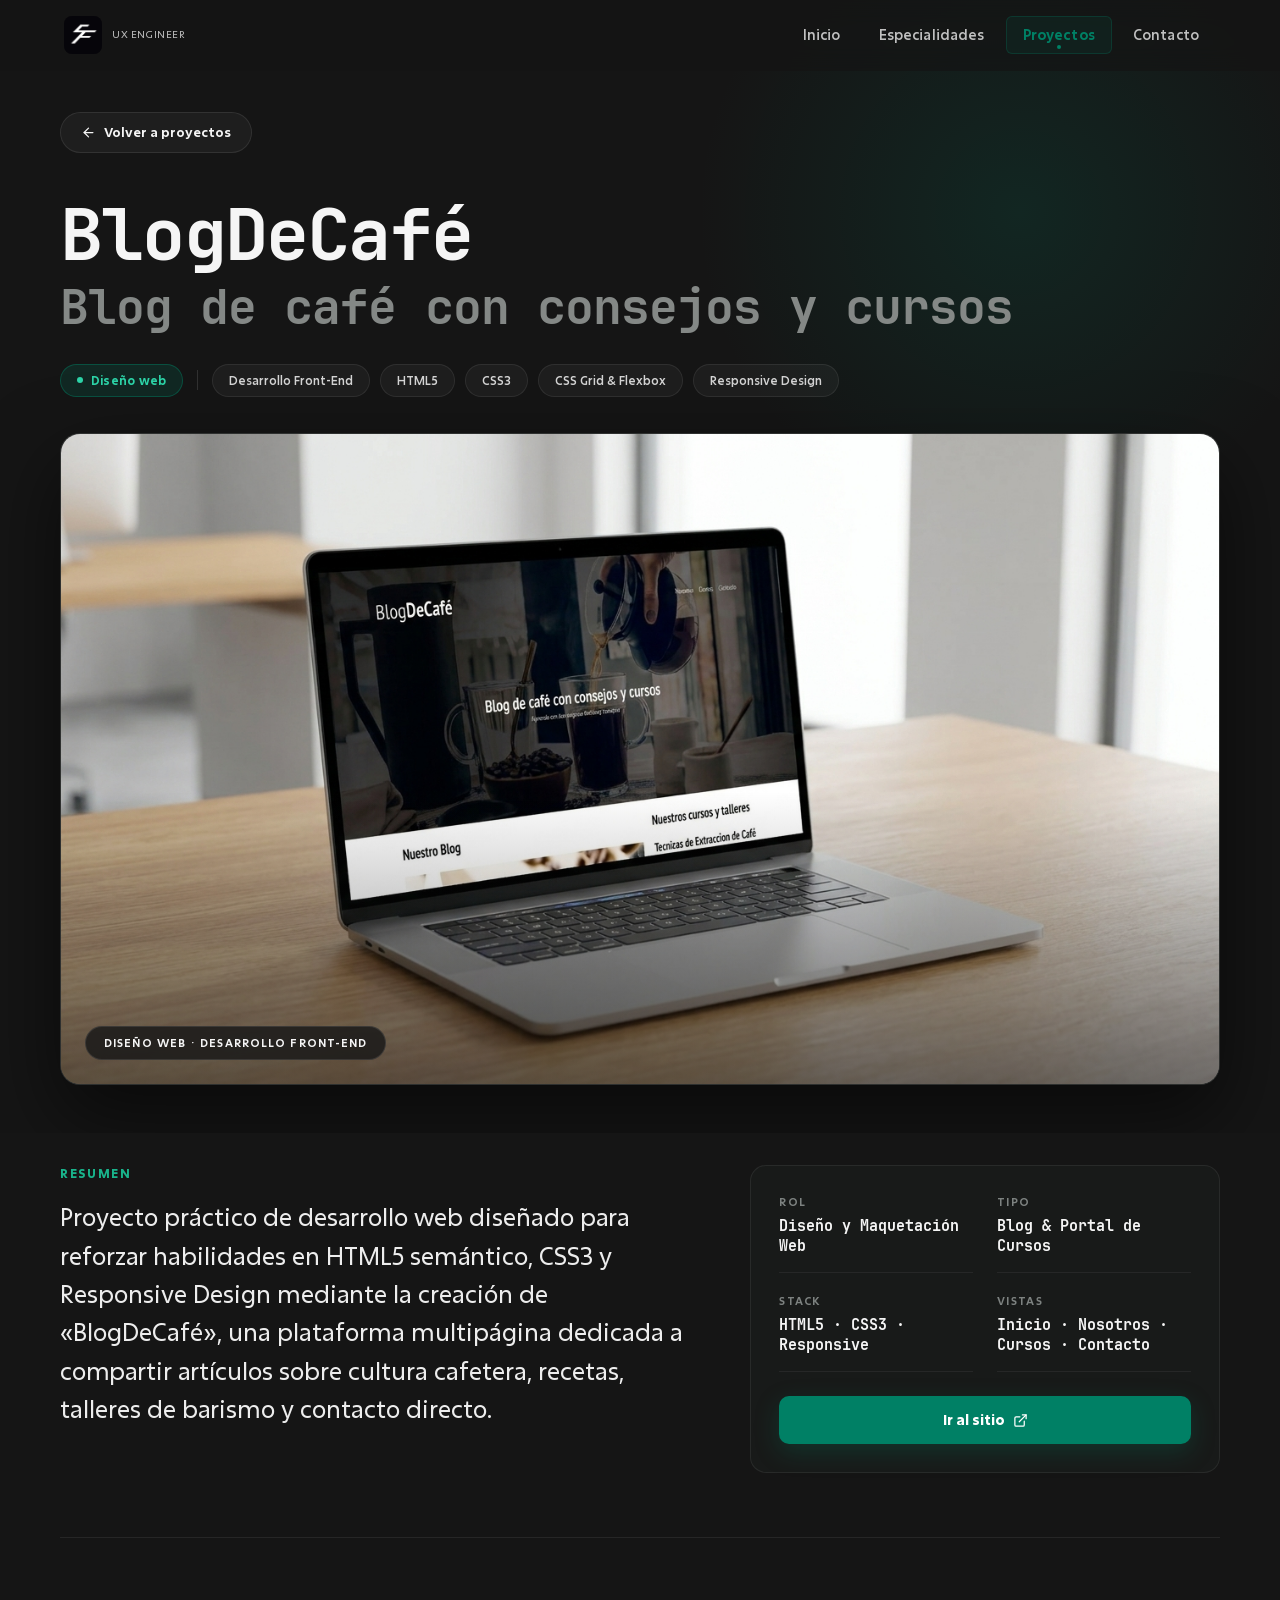
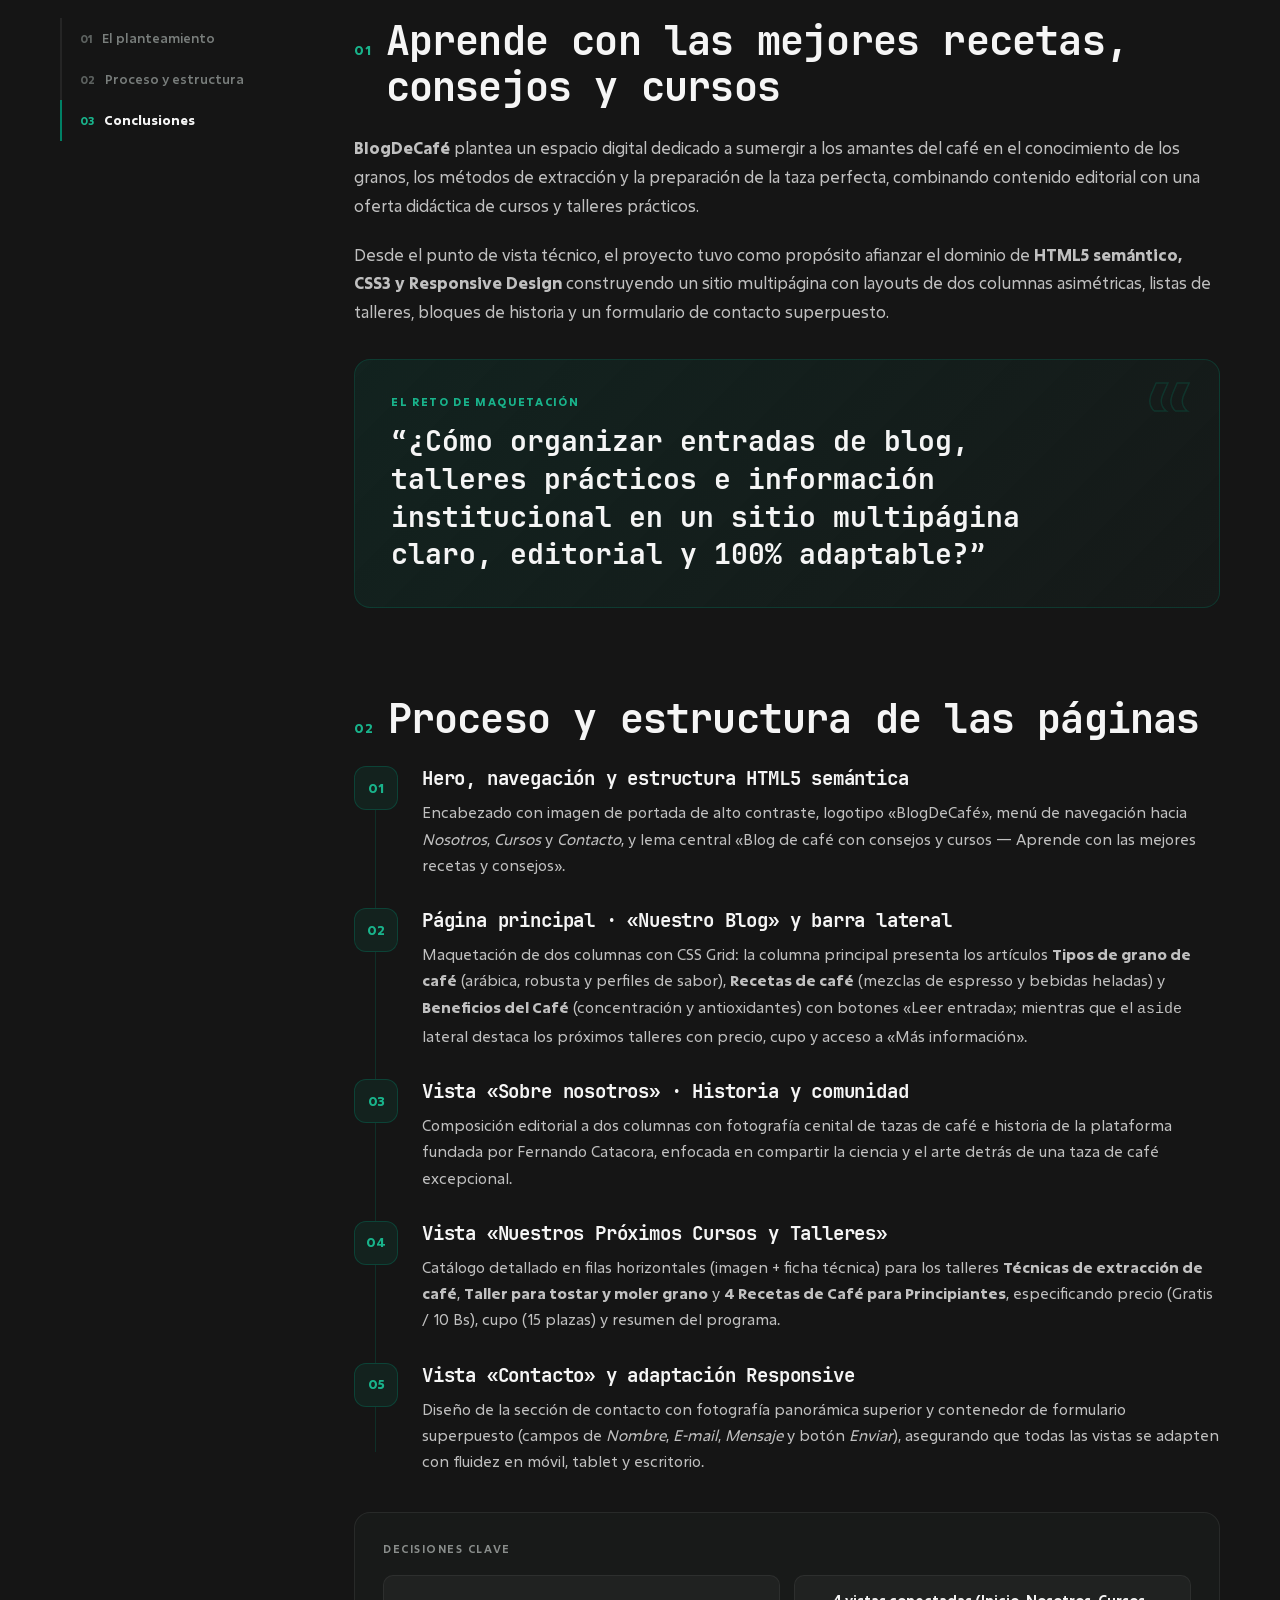
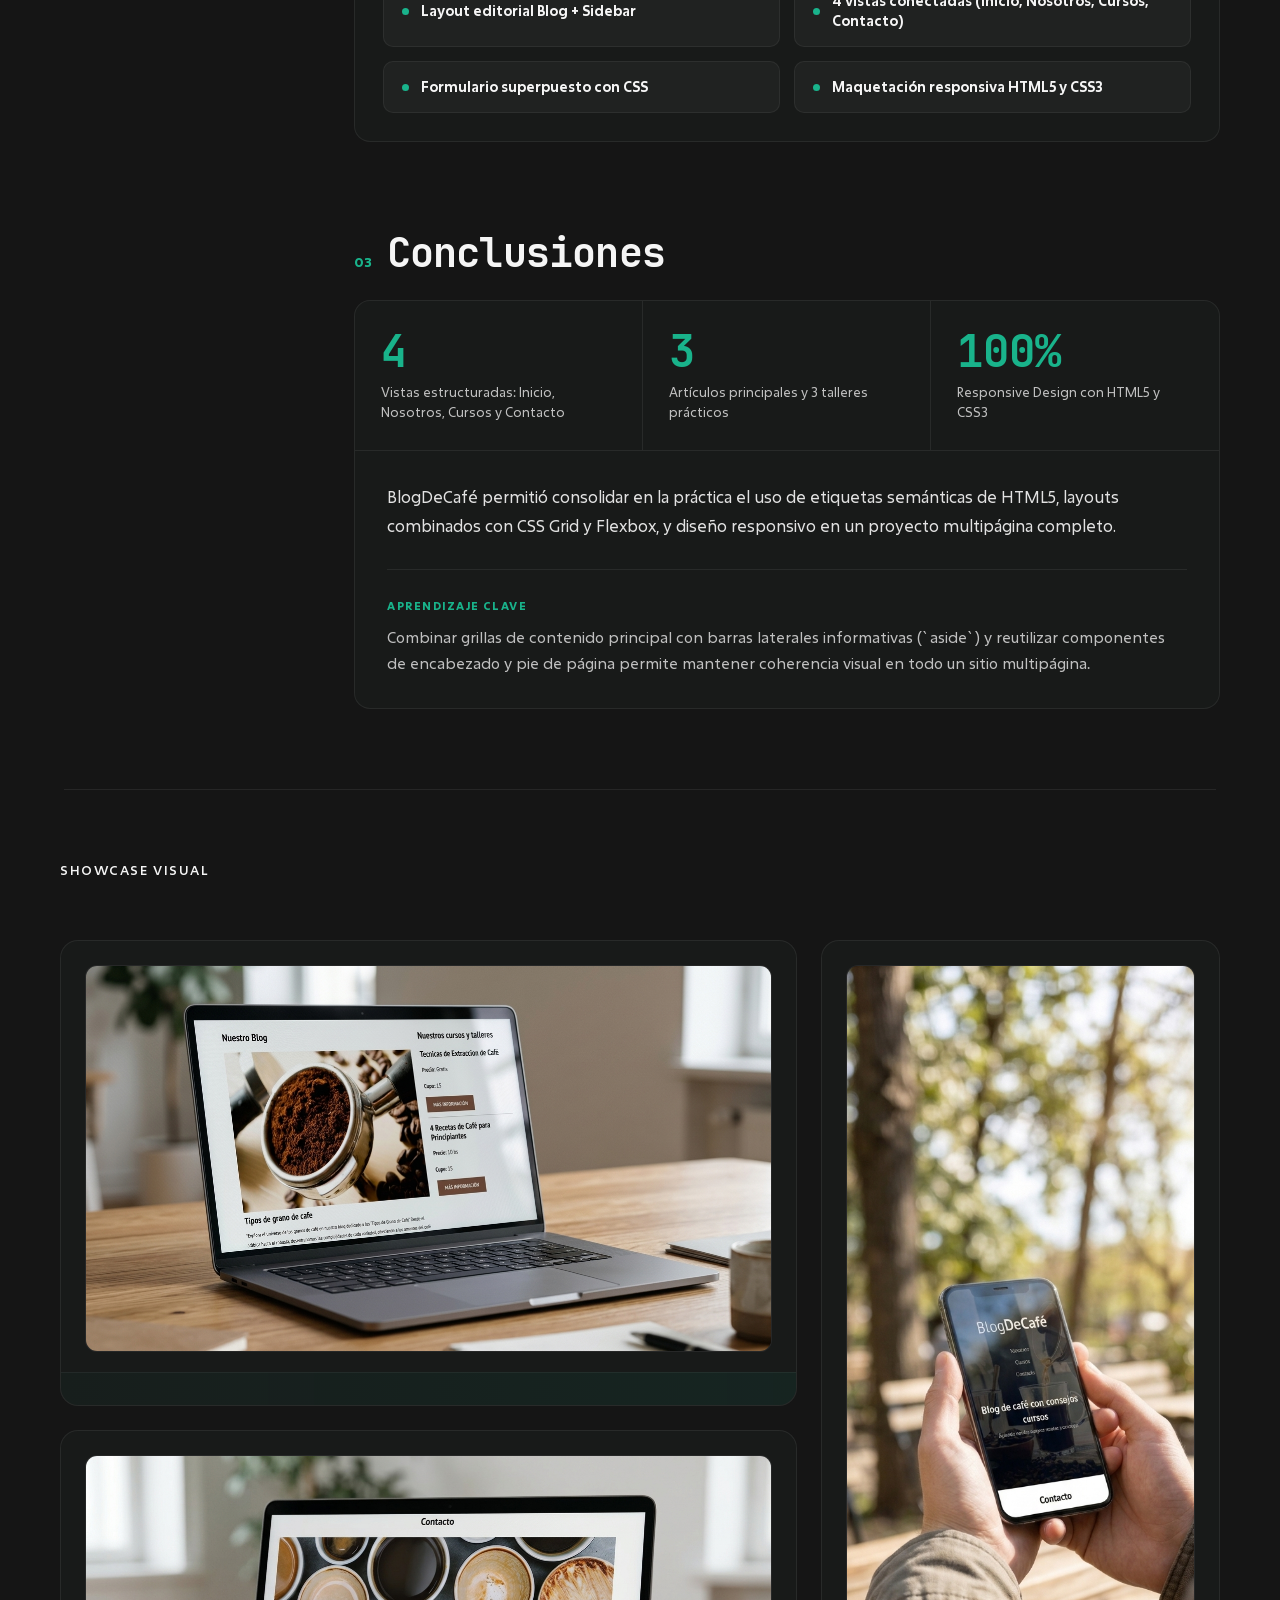
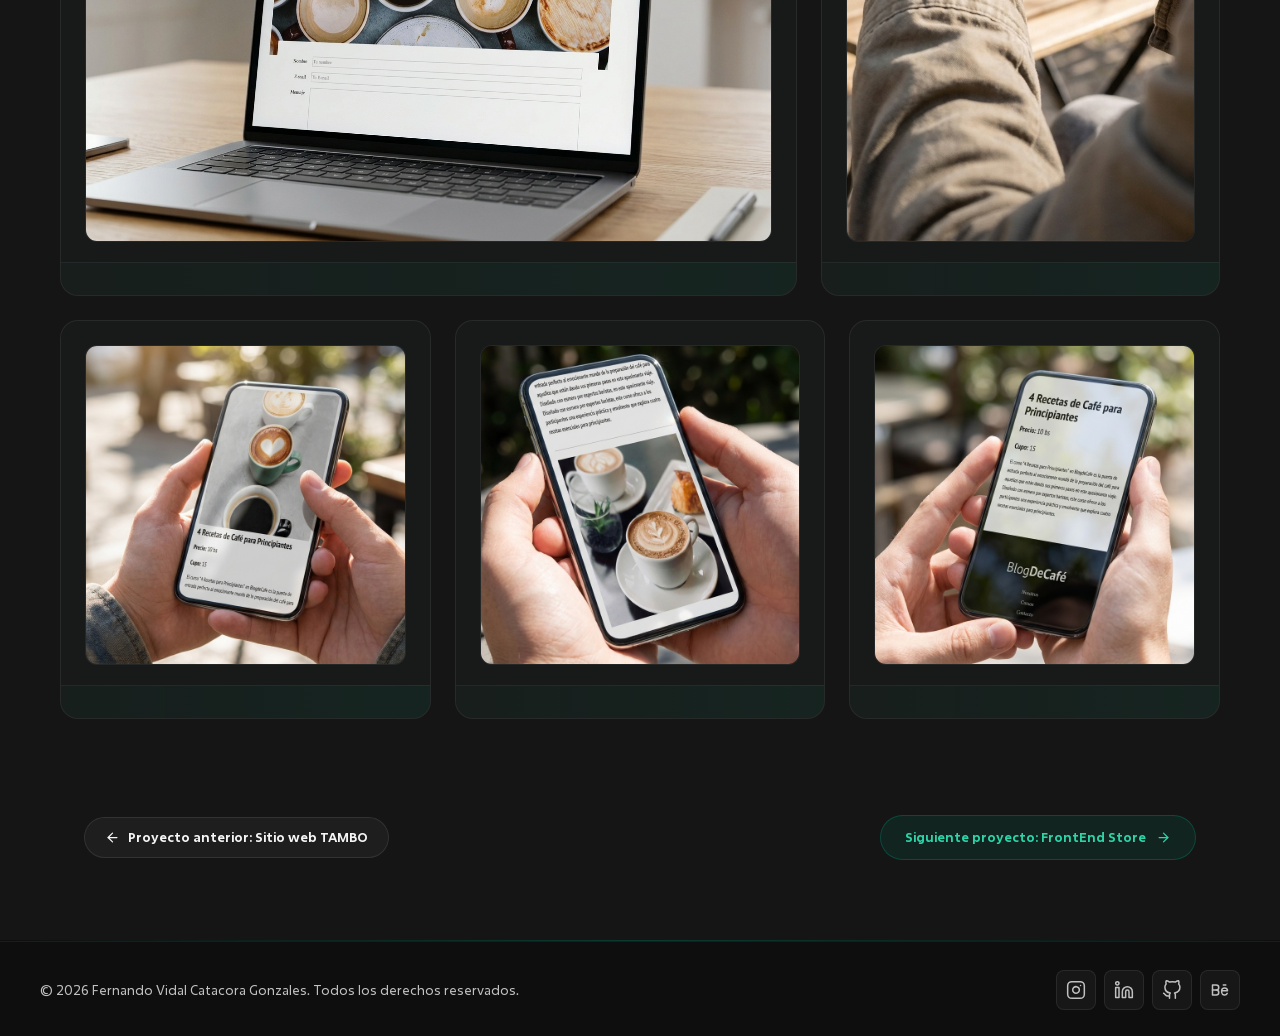
<file: proyecto-5.html>
<!DOCTYPE html>
<html lang="es">
  <head>
    <meta charset="UTF-8" />
    <meta name="viewport" content="width=device-width, initial-scale=1.0" />
    <title>Sitio web BlogDeCafé</title>
    <meta
      name="description"
      content="Caso de estudio del proyecto BlogDeCafé: sitio web multipágina sobre cultura cafetera con consejos, recetas y cursos, maquetado con HTML5 semántico, CSS3 y Responsive Design."
    />
    <link rel="stylesheet" href="styles.css" />
    <link rel="icon" type="image/jpeg" href="imagenes/logo_fer_fav_icon.jpg">
  </head>

  <body>
    <div class="case-page-wrapper">
      <!-- ==================================================================
           HEADER / NAVEGACIÓN
           ================================================================== -->
      <header id="site-header" class="site-header">
        <div class="nav-container">
          <a href="index.html#inicio" class="brand-link">
            <div class="brand-logo-box">
              <img src="imagenes/logo%20fer.jpg" alt="FC logo" class="brand-logo-img" />
            </div>
            <div class="brand-text">
              <span class="brand-subtitle">UX Engineer</span>
            </div>
          </a>

          <nav class="desktop-nav hidden-mobile">
            <a href="index.html#inicio" class="nav-link">Inicio</a>
            <a href="index.html#especialidades" class="nav-link">Especialidades</a>
            <a href="index.html#proyectos" class="nav-link active">Proyectos</a>
            <a href="index.html#contacto" class="nav-link">Contacto</a>
          </nav>

          <button id="mobile-menu-btn" class="mobile-menu-btn" aria-label="Toggle menu">
            <svg id="icon-menu" width="24" height="24" fill="none" stroke="currentColor" stroke-width="2" stroke-linecap="round" stroke-linejoin="round" viewBox="0 0 24 24">
              <line x1="4" y1="12" x2="20" y2="12" />
              <line x1="4" y1="6" x2="20" y2="6" />
              <line x1="4" y1="18" x2="20" y2="18" />
            </svg>
            <svg id="icon-close" width="24" height="24" fill="none" stroke="currentColor" stroke-width="2" stroke-linecap="round" stroke-linejoin="round" viewBox="0 0 24 24" style="display: none;">
              <line x1="18" y1="6" x2="6" y2="18" />
              <line x1="6" y1="6" x2="18" y2="18" />
            </svg>
          </button>
        </div>

        <div id="mobile-menu" class="mobile-menu">
          <a href="index.html#inicio" class="mobile-nav-link">Inicio</a>
          <a href="index.html#especialidades" class="mobile-nav-link">Especialidades</a>
          <a href="index.html#proyectos" class="mobile-nav-link active">Proyectos</a>
          <a href="index.html#contacto" class="mobile-nav-link">Contacto</a>
        </div>
      </header>

      <!-- ==================================================================
           MAIN CONTENT — CASO DE ESTUDIO PROYECTO 05 (BLOG DE CAFÉ)
           ================================================================== -->
      <main>
        <!-- 1. HERO DEL PROYECTO -->
        <section class="case-hero">
          <div class="case-hero-glow"></div>

          <div class="case-container">
            <a href="index.html#proyectos" class="case-back-btn">
              <svg width="15" height="15" fill="none" stroke="currentColor" stroke-width="2" stroke-linecap="round" stroke-linejoin="round" viewBox="0 0 24 24">
                <line x1="19" y1="12" x2="5" y2="12" />
                <polyline points="12 19 5 12 12 5" />
              </svg>
              Volver a proyectos
            </a>


            <h1 class="case-title">BlogDeCafé</h1>
            <p class="case-subtitle">Blog de café con consejos y cursos</p>

            <div class="case-tags-bar">
              <span class="case-primary-pill">
                <span class="case-primary-dot"></span>
                Diseño web
              </span>
              <span class="case-tags-divider"></span>
              <span class="case-tech-pill">Desarrollo Front-End</span>
              <span class="case-tech-pill">HTML5</span>
              <span class="case-tech-pill">CSS3</span>
              <span class="case-tech-pill">CSS Grid &amp; Flexbox</span>
              <span class="case-tech-pill">Responsive Design</span>
            </div>

            <!-- Imagen Principal Hero del Proyecto -->
            <div class="case-hero-banner reveal">
              <!-- MULTIMEDIA: Coloca aquí la ruta de la imagen principal del proyecto (ej. src="imagenes/blogdecafe-hero.png") -->
              <img src="imagenes/5%20Cafe/BannerI.jpg" alt="Portada Sitio web BlogDeCafé" class="case-hero-img" />
              <div class="case-banner-overlay"></div>
              <span class="case-banner-badge">DISEÑO WEB · DESARROLLO FRONT-END</span>
            </div>
          </div>
        </section>

        <!-- 2. RESUMEN + FICHA TÉCNICA -->
        <section class="case-overview-section">
          <div class="case-container">
            <div class="case-overview-grid reveal">
              <div>
                <span class="case-summary-label">RESUMEN</span>
                <p class="case-summary-lead">
                  Proyecto práctico de desarrollo web diseñado para reforzar habilidades en HTML5 semántico, CSS3 y Responsive Design mediante la creación de «BlogDeCafé», una plataforma multipágina dedicada a compartir artículos sobre cultura cafetera, recetas, talleres de barismo y contacto directo.
                </p>
              </div>

              <div class="case-meta-card">
                <div class="case-meta-grid">
                  <div class="case-meta-item">
                    <span class="case-meta-label">ROL</span>
                    <div class="case-meta-value">Diseño y Maquetación Web</div>
                  </div>
                  <div class="case-meta-item">
                    <span class="case-meta-label">TIPO</span>
                    <div class="case-meta-value">Blog &amp; Portal de Cursos</div>
                  </div>
                  <div class="case-meta-item">
                    <span class="case-meta-label">STACK</span>
                    <div class="case-meta-value">HTML5 · CSS3 · Responsive</div>
                  </div>
                  <div class="case-meta-item">
                    <span class="case-meta-label">VISTAS</span>
                    <div class="case-meta-value">Inicio · Nosotros · Cursos · Contacto</div>
                  </div>
                </div>

                <!-- ENLACE AL SITIO EN VIVO: Coloca aquí la URL en href="" -->
                <a href="https://cafeteria-fcvg.netlify.app/" target="_blank" rel="noopener noreferrer" class="btn-case-visit">
                  Ir al sitio
                  <svg width="15" height="15" fill="none" stroke="currentColor" stroke-width="2" stroke-linecap="round" stroke-linejoin="round" viewBox="0 0 24 24">
                    <path d="M18 13v6a2 2 0 01-2 2H5a2 2 0 01-2-2V8a2 2 0 012-2h6" />
                    <polyline points="15 3 21 3 21 9" />
                    <line x1="10" y1="14" x2="21" y2="3" />
                  </svg>
                </a>
              </div>
            </div>
          </div>
        </section>

        <!-- 3. CUERPO DEL CASO DE ESTUDIO (ÍNDICE LATERAL + SECCIONES 01, 02, 03) -->
        <section class="case-body-section">
          <div class="case-container">
            <div class="case-body-grid">
              <!-- Índice lateral sticky -->
              <aside class="case-toc" aria-label="Índice del proyecto">
                <a href="#problema" class="case-toc-link active" data-case-section="problema">
                  <span class="case-toc-num">01</span>
                  El planteamiento
                </a>
                <a href="#proceso" class="case-toc-link" data-case-section="proceso">
                  <span class="case-toc-num">02</span>
                  Proceso y estructura
                </a>
                <a href="#conclusiones" class="case-toc-link" data-case-section="conclusiones">
                  <span class="case-toc-num">03</span>
                  Conclusiones
                </a>
              </aside>

              <!-- Columna de contenido -->
              <div class="case-content-col">
                <!-- 01. Definición del problema / planteamiento -->
                <article id="problema" class="case-block reveal">
                  <div class="case-block-header">
                    <span class="case-block-num">01</span>
                    <h2 class="case-block-title">Aprende con las mejores recetas, consejos y cursos</h2>
                  </div>

                  <p class="case-paragraph">
                    <strong>BlogDeCafé</strong> plantea un espacio digital dedicado a sumergir a los amantes del café en el conocimiento de los granos, los métodos de extracción y la preparación de la taza perfecta, combinando contenido editorial con una oferta didáctica de cursos y talleres prácticos.
                  </p>
                  <p class="case-paragraph">
                    Desde el punto de vista técnico, el proyecto tuvo como propósito afianzar el dominio de <strong>HTML5 semántico, CSS3 y Responsive Design</strong> construyendo un sitio multipágina con layouts de dos columnas asimétricas, listas de talleres, bloques de historia y un formulario de contacto superpuesto.
                  </p>

                  <div class="case-question-box">
                    <span class="case-question-mark">“</span>
                    <span class="case-question-tag">EL RETO DE MAQUETACIÓN</span>
                    <p class="case-question-quote">
                      “¿Cómo organizar entradas de blog, talleres prácticos e información institucional en un sitio multipágina claro, editorial y 100% adaptable?”
                    </p>
                  </div>
                </article>

                <!-- 02. Proceso y solución -->
                <article id="proceso" class="case-block reveal">
                  <div class="case-block-header">
                    <span class="case-block-num">02</span>
                    <h2 class="case-block-title">Proceso y estructura de las páginas</h2>
                  </div>

                  <div class="case-process-list">
                    <div class="case-process-item">
                      <div class="case-process-badge">01</div>
                      <div>
                        <h3 class="case-process-title">Hero, navegación y estructura HTML5 semántica</h3>
                        <p class="case-process-desc">
                          Encabezado con imagen de portada de alto contraste, logotipo «BlogDeCafé», menú de navegación hacia <em>Nosotros</em>, <em>Cursos</em> y <em>Contacto</em>, y lema central «Blog de café con consejos y cursos — Aprende con las mejores recetas y consejos».
                        </p>
                      </div>
                    </div>

                    <div class="case-process-item">
                      <div class="case-process-badge">02</div>
                      <div>
                        <h3 class="case-process-title">Página principal · «Nuestro Blog» y barra lateral</h3>
                        <p class="case-process-desc">
                          Maquetación de dos columnas con CSS Grid: la columna principal presenta los artículos <strong>Tipos de grano de café</strong> (arábica, robusta y perfiles de sabor), <strong>Recetas de café</strong> (mezclas de espresso y bebidas heladas) y <strong>Beneficios del Café</strong> (concentración y antioxidantes) con botones «Leer entrada»; mientras que el <code>aside</code> lateral destaca los próximos talleres con precio, cupo y acceso a «Más información».
                        </p>
                      </div>
                    </div>

                    <div class="case-process-item">
                      <div class="case-process-badge">03</div>
                      <div>
                        <h3 class="case-process-title">Vista «Sobre nosotros» · Historia y comunidad</h3>
                        <p class="case-process-desc">
                          Composición editorial a dos columnas con fotografía cenital de tazas de café e historia de la plataforma fundada por Fernando Catacora, enfocada en compartir la ciencia y el arte detrás de una taza de café excepcional.
                        </p>
                      </div>
                    </div>

                    <div class="case-process-item">
                      <div class="case-process-badge">04</div>
                      <div>
                        <h3 class="case-process-title">Vista «Nuestros Próximos Cursos y Talleres»</h3>
                        <p class="case-process-desc">
                          Catálogo detallado en filas horizontales (imagen + ficha técnica) para los talleres <strong>Técnicas de extracción de café</strong>, <strong>Taller para tostar y moler grano</strong> y <strong>4 Recetas de Café para Principiantes</strong>, especificando precio (Gratis / 10 Bs), cupo (15 plazas) y resumen del programa.
                        </p>
                      </div>
                    </div>

                    <div class="case-process-item">
                      <div class="case-process-badge">05</div>
                      <div>
                        <h3 class="case-process-title">Vista «Contacto» y adaptación Responsive</h3>
                        <p class="case-process-desc">
                          Diseño de la sección de contacto con fotografía panorámica superior y contenedor de formulario superpuesto (campos de <em>Nombre</em>, <em>E-mail</em>, <em>Mensaje</em> y botón <em>Enviar</em>), asegurando que todas las vistas se adapten con fluidez en móvil, tablet y escritorio.
                        </p>
                      </div>
                    </div>
                  </div>

                  <div class="case-decisions-card">
                    <span class="case-decisions-label">DECISIONES CLAVE</span>
                    <div class="case-decisions-grid">
                      <div class="case-decision-pill">
                        <span class="case-decision-dot"></span>
                        Layout editorial Blog + Sidebar
                      </div>
                      <div class="case-decision-pill">
                        <span class="case-decision-dot"></span>
                        4 vistas conectadas (Inicio, Nosotros, Cursos, Contacto)
                      </div>
                      <div class="case-decision-pill">
                        <span class="case-decision-dot"></span>
                        Formulario superpuesto con CSS
                      </div>
                      <div class="case-decision-pill">
                        <span class="case-decision-dot"></span>
                        Maquetación responsiva HTML5 y CSS3
                      </div>
                    </div>
                  </div>
                </article>

                <!-- 03. Conclusiones -->
                <article id="conclusiones" class="case-block reveal">
                  <div class="case-block-header">
                    <span class="case-block-num">03</span>
                    <h2 class="case-block-title">Conclusiones</h2>
                  </div>

                  <div class="case-conclusions-card">
                    <div class="case-kpi-grid">
                      <div class="case-kpi-item">
                        <div class="case-kpi-value">4</div>
                        <div class="case-kpi-label">Vistas estructuradas: Inicio, Nosotros, Cursos y Contacto</div>
                      </div>
                      <div class="case-kpi-item">
                        <div class="case-kpi-value">3</div>
                        <div class="case-kpi-label">Artículos principales y 3 talleres prácticos</div>
                      </div>
                      <div class="case-kpi-item">
                        <div class="case-kpi-value">100%</div>
                        <div class="case-kpi-label">Responsive Design con HTML5 y CSS3</div>
                      </div>
                    </div>

                    <div class="case-conclusions-body">
                      <p class="case-conclusions-text">
                        BlogDeCafé permitió consolidar en la práctica el uso de etiquetas semánticas de HTML5, layouts combinados con CSS Grid y Flexbox, y diseño responsivo en un proyecto multipágina completo.
                      </p>

                      <span class="case-learning-label">APRENDIZAJE CLAVE</span>
                      <p class="case-learning-text">
                        Combinar grillas de contenido principal con barras laterales informativas (`aside`) y reutilizar componentes de encabezado y pie de página permite mantener coherencia visual en todo un sitio multipágina.
                      </p>
                    </div>
                  </div>
                </article>
              </div>
            </div>
          </div>
        </section>

        <!-- 4. SHOWCASE VISUAL (MOCKUPS EN CONTEXTO) -->
        <section class="case-showcase-section">
          <div class="case-container">
            <div class="case-showcase-header reveal">
              <div>
                <span class="section-tag">SHOWCASE VISUAL</span>
              </div>

            </div>

            <!-- Bento Superior (01, 02 y 03) -->
            <div class="showcase-bento-top">
              <div class="showcase-col-left">
                <!-- Mockup 01 -->
                <div class="showcase-card reveal">
                  <div class="showcase-stage">
                    <div class="mockup-screen">
                      <!-- MULTIMEDIA MOCKUP 01: Coloca aquí la imagen en src="" -->
                      <img src="imagenes/5%20Cafe/1pc.jpg" alt="Vista principal de BlogDeCafé: Nuestro Blog y Nuestros cursos y talleres" class="mockup-img" />
                    </div>
                  </div>
                  <div class="showcase-caption">

                  </div>
                </div>

                <!-- Mockup 02 -->
                <div class="showcase-card reveal">
                  <div class="showcase-stage">
                    <div class="mockup-screen">
                      <!-- MULTIMEDIA MOCKUP 02: Coloca aquí la imagen en src="" -->
                      <img src="imagenes/5%20Cafe/2pc.jpg" alt="Vista Sobre nosotros de BlogDeCafé" class="mockup-img" />
                    </div>
                  </div>
                  <div class="showcase-caption">

                  </div>
                </div>
              </div>

              <!-- Mockup 03 -->
              <div class="showcase-col-right">
                <div class="showcase-card reveal delay-1">
                  <div class="showcase-stage">
                    <div class="mockup-screen tall">
                      <!-- MULTIMEDIA MOCKUP 03: Coloca aquí la imagen en src="" -->
                      <img src="imagenes/5%20Cafe/1cel.jpg" alt="Vista de Nuestros Próximos Cursos y Talleres" class="mockup-img" />
                    </div>
                  </div>
                  <div class="showcase-caption">
                  </div>
                </div>
              </div>
            </div>

            <!-- Bento Inferior (04, 05 y 06) -->
            <div class="showcase-bento-bottom">
              <!-- Mockup 04 -->
              <div class="showcase-card reveal">
                <div class="showcase-stage">
                  <div class="mockup-screen square">
                    <!-- MULTIMEDIA MOCKUP 04: Coloca aquí la imagen en src="" -->
                    <img src="imagenes/5%20Cafe/2cel.jpg" alt="Artículos del blog: Tipos de grano, Recetas y Beneficios del Café" class="mockup-img" />
                  </div>
                </div>
                <div class="showcase-caption">

                </div>
              </div>

              <!-- Mockup 05 -->
              <div class="showcase-card reveal delay-1">
                <div class="showcase-stage">
                  <div class="mockup-screen square">
                    <!-- MULTIMEDIA MOCKUP 05: Coloca aquí la imagen en src="" -->
                    <img src="imagenes/5%20Cafe/3cel.jpg" alt="Detalle de talleres con precio y cupo" class="mockup-img" />
                  </div>
                </div>
                <div class="showcase-caption">
                </div>
              </div>

              <!-- Mockup 06 -->
              <div class="showcase-card reveal delay-2">
                <div class="showcase-stage">
                  <div class="mockup-screen square">
                    <!-- MULTIMEDIA MOCKUP 06: Coloca aquí la imagen en src="" -->
                    <img src="imagenes/5%20Cafe/4cel.jpg" alt="Vista de Contacto con formulario superpuesto" class="mockup-img" />
                  </div>
                </div>
                <div class="showcase-caption">

                </div>
              </div>
            </div>
          </div>
        </section>

        <!-- NAVEGACIÓN ENTRE PROYECTOS -->
        <div class="case-bottom-nav">
          <a href="proyecto-4.html" class="case-back-btn" style="margin-bottom: 0;">
            <svg width="15" height="15" fill="none" stroke="currentColor" stroke-width="2" stroke-linecap="round" stroke-linejoin="round" viewBox="0 0 24 24">
              <line x1="19" y1="12" x2="5" y2="12" />
              <polyline points="12 19 5 12 12 5" />
            </svg>
            Proyecto anterior: Sitio web TAMBO
          </a>

          <a href="proyecto-6.html" class="case-next-btn">
            Siguiente proyecto: FrontEnd Store
            <svg width="15" height="15" fill="none" stroke="currentColor" stroke-width="2" stroke-linecap="round" stroke-linejoin="round" viewBox="0 0 24 24">
              <line x1="5" y1="12" x2="19" y2="12" />
              <polyline points="12 5 19 12 12 19" />
            </svg>
          </a>
        </div>
      </main>

      <!-- FOOTER INFERIOR -->
      <footer class="site-footer">
        <div class="footer-top-line"></div>
        <div class="footer-bottom">
          <div class="footer-bottom-inner">
            <div class="footer-copy-group">
              <span class="footer-copyright">
                © 2026 Fernando Vidal Catacora Gonzales. Todos los derechos reservados.
              </span>
            </div>

            <div class="footer-socials">
              <a href="https://www.instagram.com/fernando_vcg_3/" target="_blank" rel="noopener noreferrer" aria-label="Instagram" class="social-btn">
                <svg width="20" height="20" fill="none" stroke="currentColor" stroke-width="1.8" stroke-linecap="round" stroke-linejoin="round" viewBox="0 0 24 24">
                  <rect x="2" y="2" width="20" height="20" rx="5" ry="5" />
                  <path d="M16 11.37A4 4 0 1112.63 8 4 4 0 0116 11.37z" />
                  <line x1="17.5" y1="6.5" x2="17.51" y2="6.5" />
                </svg>
              </a>
              <a href="https://www.linkedin.com/in/fernando-vidal-catacora-gonzales-151739361" target="_blank" rel="noopener noreferrer" aria-label="LinkedIn" class="social-btn">
                <svg width="20" height="20" fill="none" stroke="currentColor" stroke-width="1.8" stroke-linecap="round" stroke-linejoin="round" viewBox="0 0 24 24">
                  <path d="M16 8a6 6 0 016 6v7h-4v-7a2 2 0 00-2-2 2 2 0 00-2 2v7h-4v-7a6 6 0 016-6z" />
                  <rect x="2" y="9" width="4" height="12" />
                  <circle cx="4" cy="4" r="2" />
                </svg>
              </a>
              <a href="https://github.com/FernandoVCG33" target="_blank" rel="noopener noreferrer" aria-label="GitHub" class="social-btn">
                <svg width="20" height="20" fill="none" stroke="currentColor" stroke-width="1.8" stroke-linecap="round" stroke-linejoin="round" viewBox="0 0 24 24">
                  <path d="M9 19c-5 1.5-5-2.5-7-3m14 6v-3.87a3.37 3.37 0 00-.94-2.61c3.14-.35 6.44-1.54 6.44-7A5.44 5.44 0 0020 4.77 5.07 5.07 0 0019.91 1S18.73.65 16 2.48a13.38 13.38 0 00-7 0C6.27.65 5.09 1 5.09 1A5.07 5.07 0 005 4.77a5.44 5.44 0 00-1.5 3.78c0 5.42 3.3 6.61 6.44 7A3.37 3.37 0 009 18.13V22" />
                </svg>
              </a>
              <a href="https://www.behance.net/fernandcatacor1" target="_blank" rel="noopener noreferrer" aria-label="Behance" class="social-btn">
                <svg xmlns="http://www.w3.org/2000/svg" width="20" height="20" fill="none" stroke="currentColor" stroke-width="1.8" stroke-linecap="round" stroke-linejoin="round" viewBox="0 0 24 24">
                  <path d="M3 18v-12h4.5a3 3 0 0 1 0 6a3 3 0 0 1 0 6h-4.5" />
                  <path d="M3 12l4.5 0" />
                  <path d="M14 13h7a3.5 3.5 0 0 0 -7 0v2a3.5 3.5 0 0 0 6.64 1" />
                  <path d="M16 6l3 0" />
                </svg>
              </a>
            </div>
          </div>
        </div>
      </footer>
    </div>

    <script src="script.js"></script>
  </body>
</html>
</file>
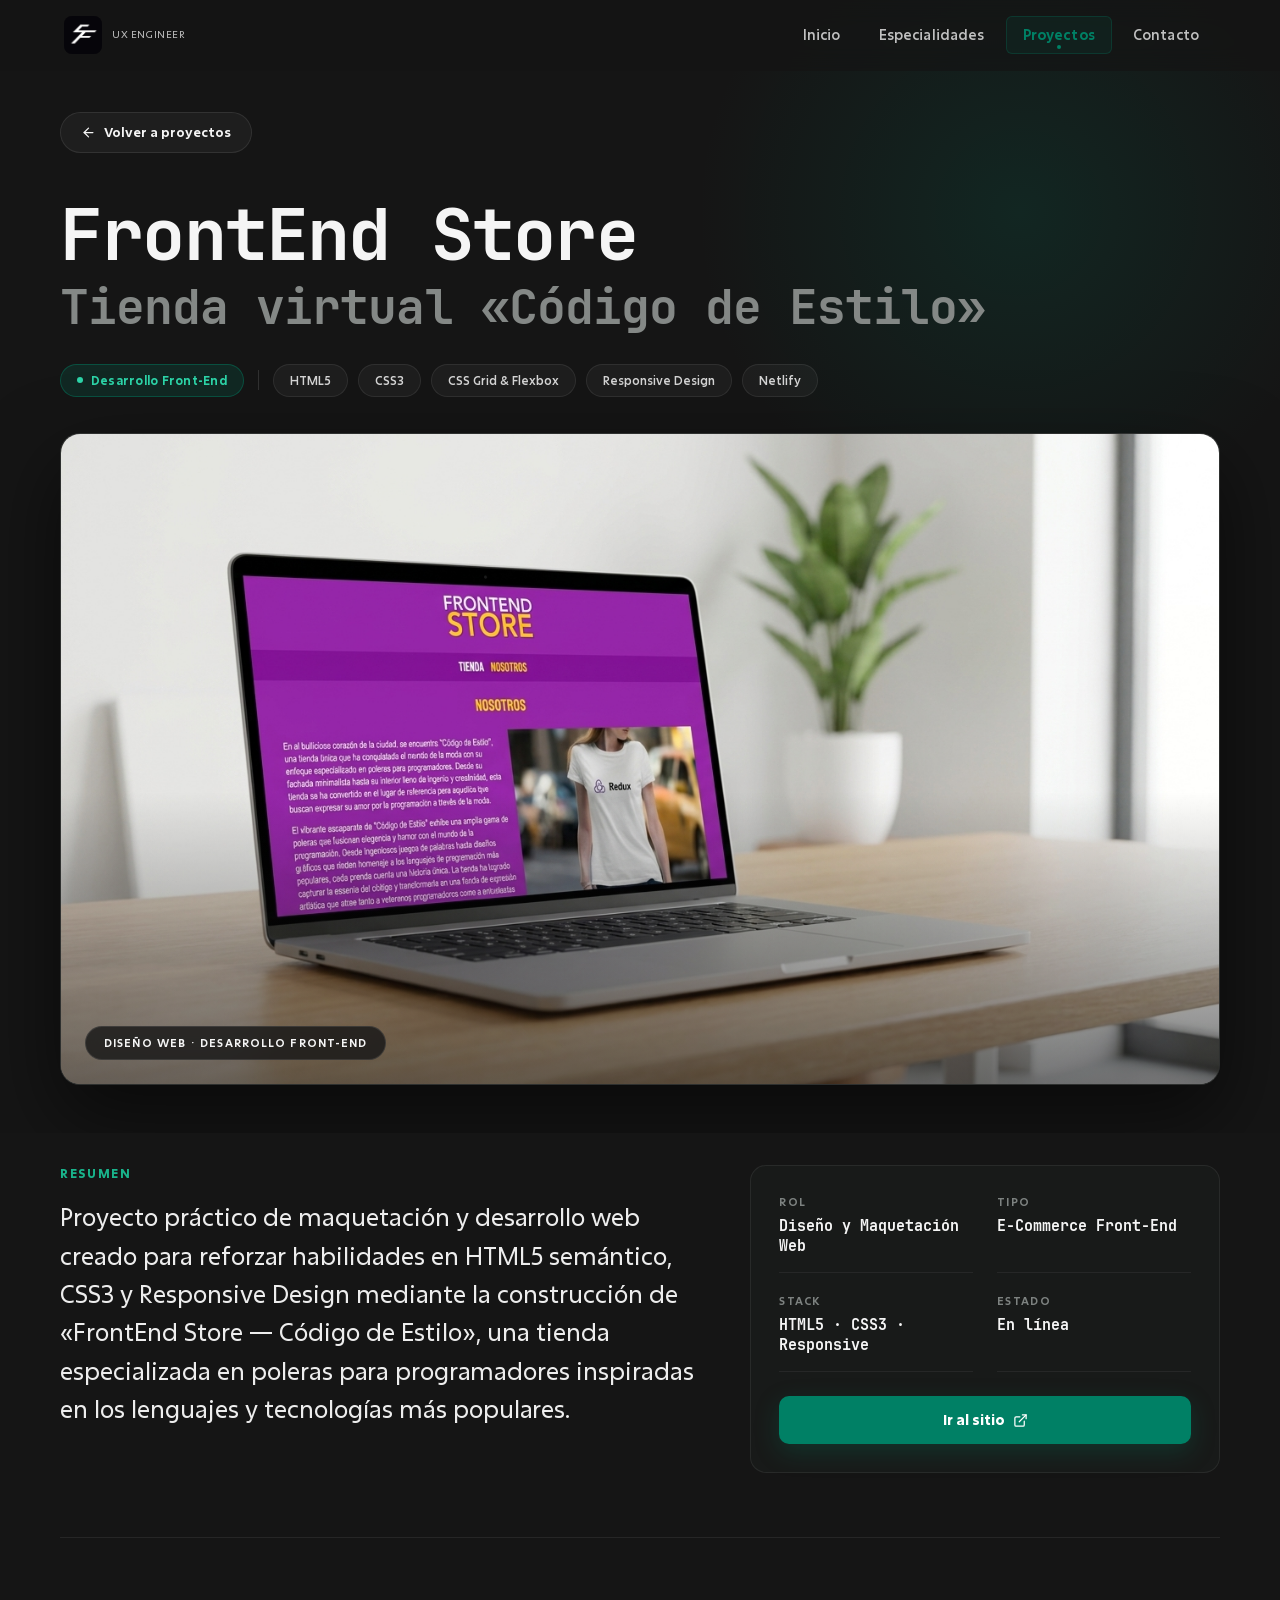
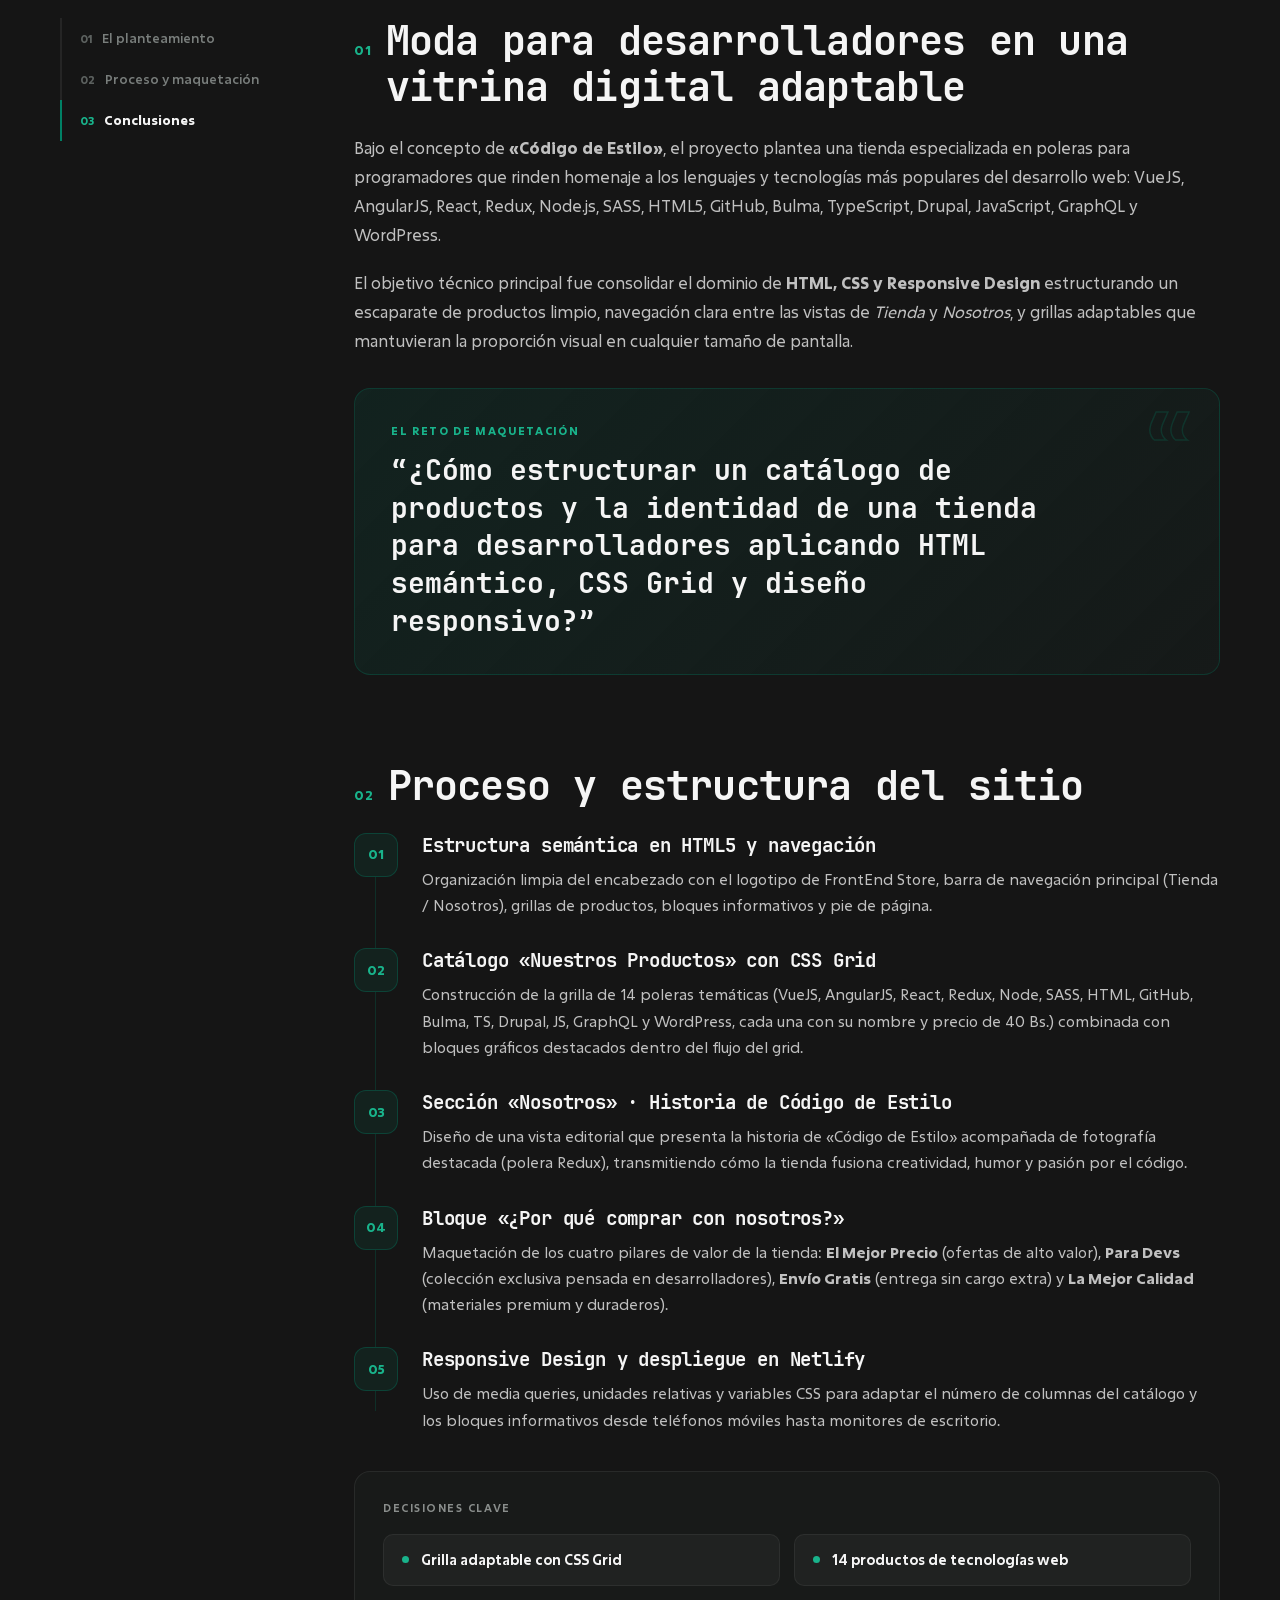
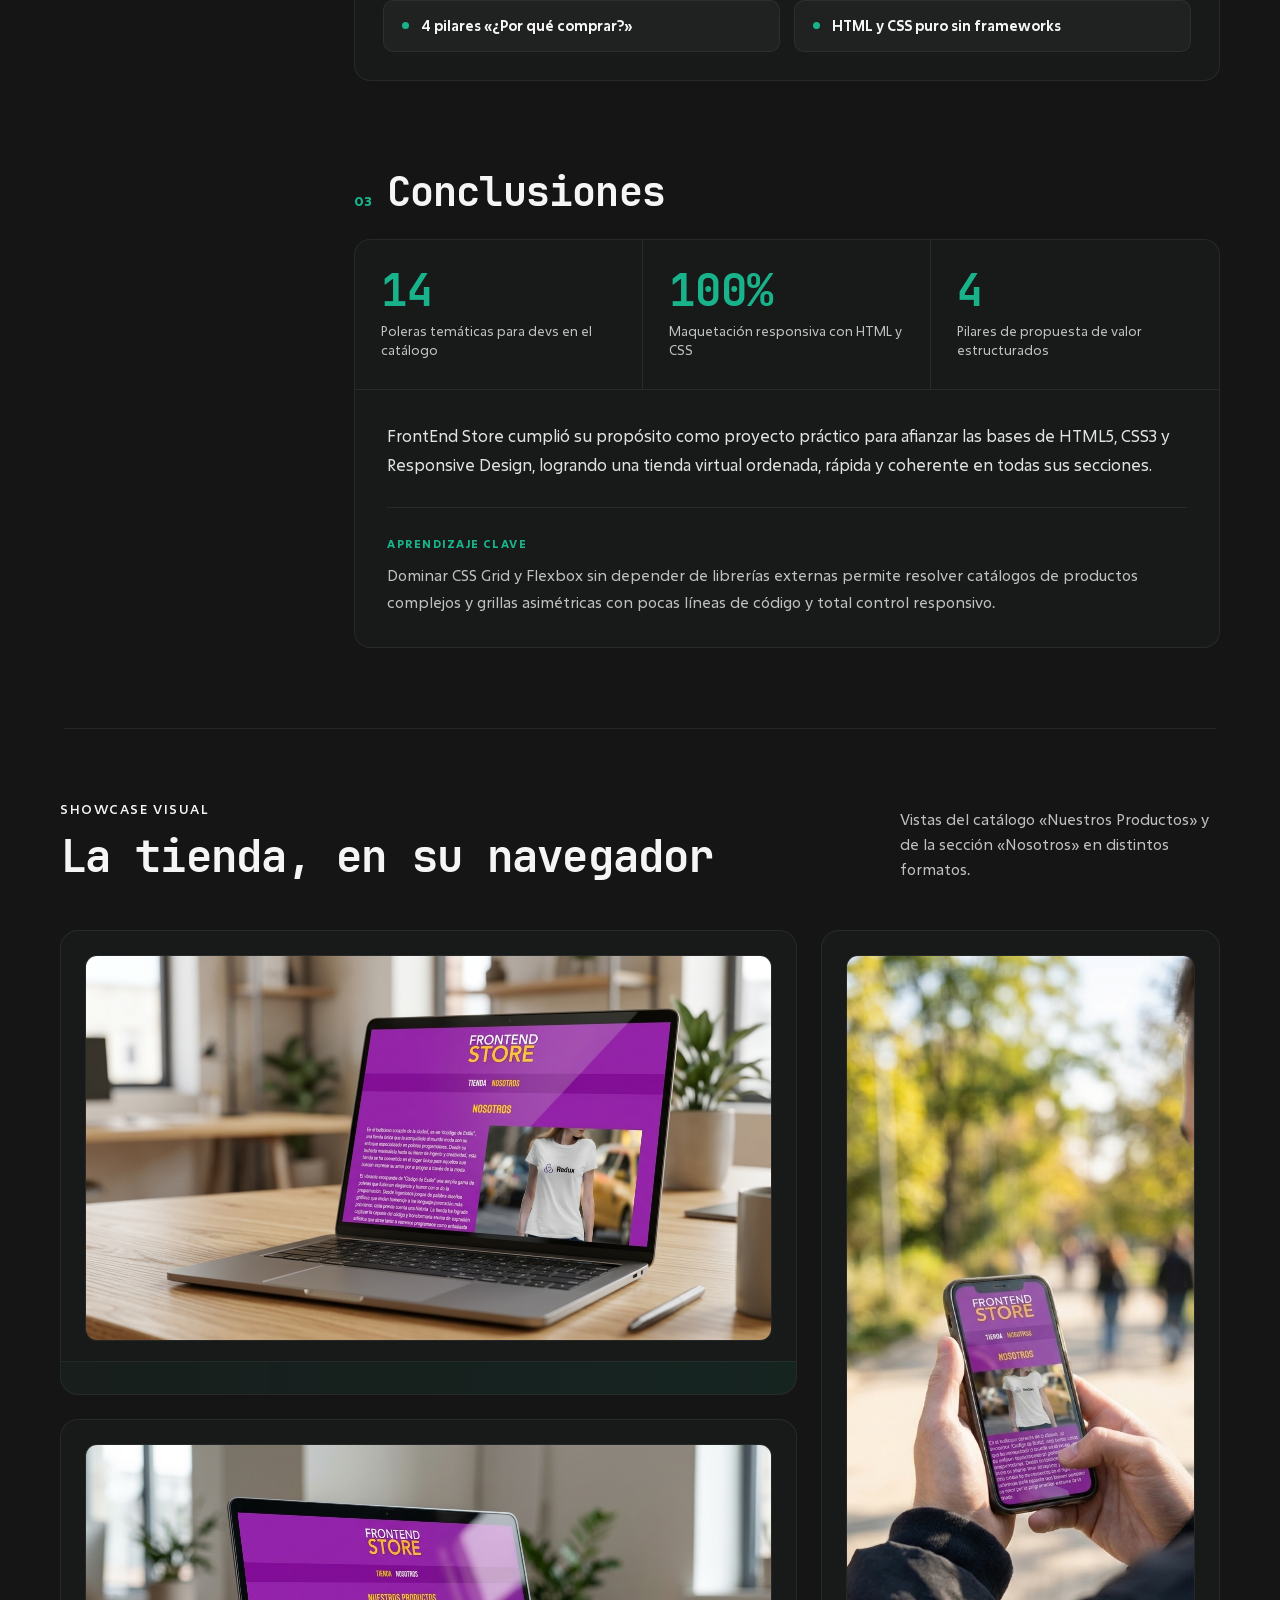
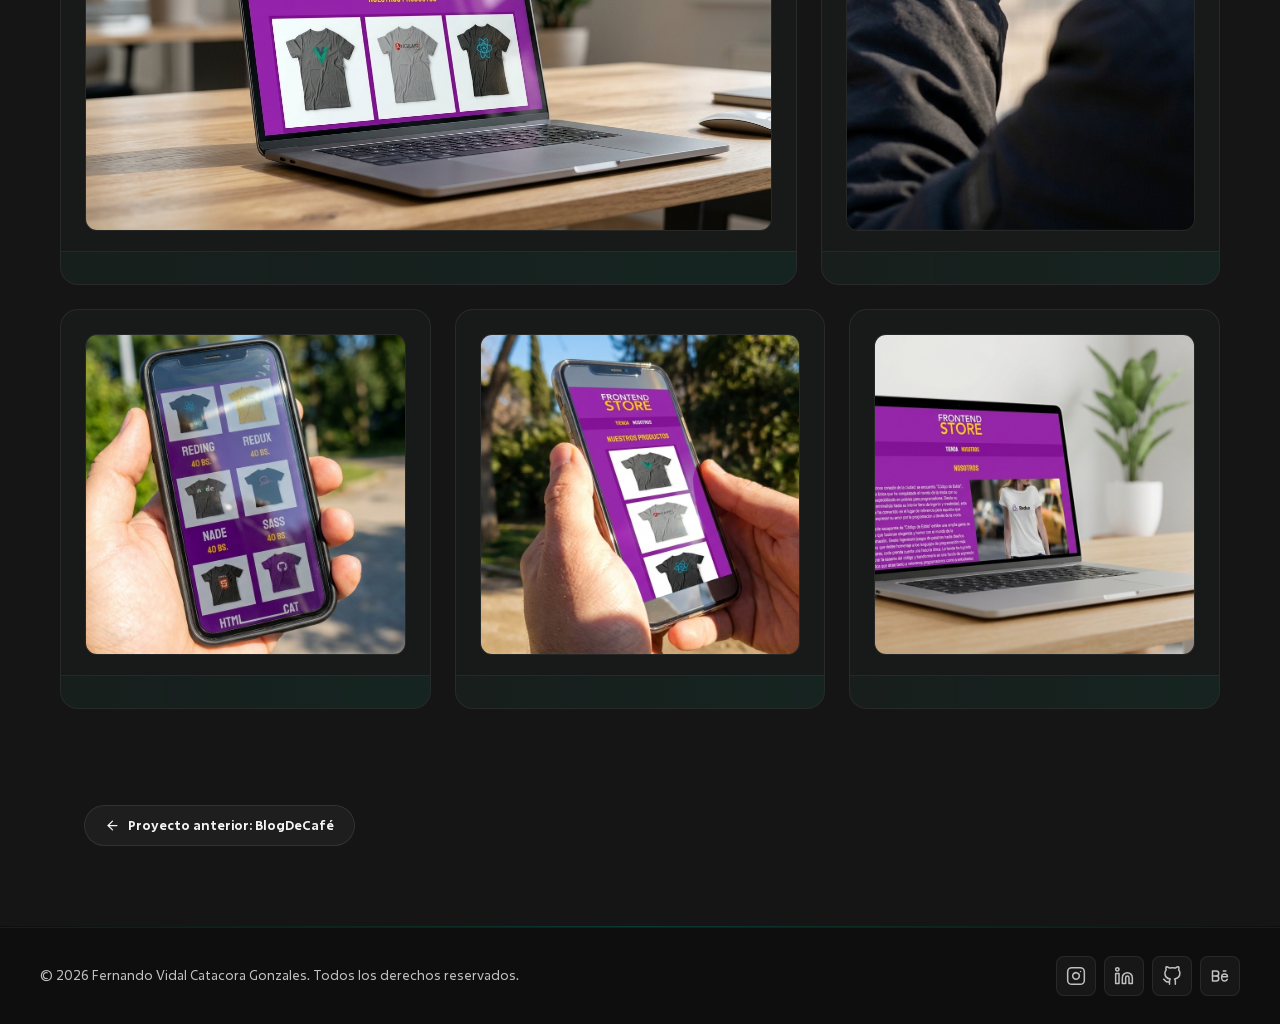
<file: proyecto-6.html>
<!DOCTYPE html>
<html lang="es">
  <head>
    <meta charset="UTF-8" />
    <meta name="viewport" content="width=device-width, initial-scale=1.0" />
    <title>FrontEnd Store</title>
    <meta
      name="description"
      content="Caso de estudio del proyecto FrontEnd Store (Código de Estilo): tienda web de poleras para desarrolladores maquetada con HTML5 semántico, CSS3 Grid, Flexbox y Responsive Design."
    />
    <link rel="stylesheet" href="styles.css" />
    <link rel="icon" type="image/jpeg" href="imagenes/logo_fer_fav_icon.jpg">
  </head>

  <body>
    <div class="case-page-wrapper">
      <!-- ==================================================================
           HEADER / NAVEGACIÓN
           ================================================================== -->
      <header id="site-header" class="site-header">
        <div class="nav-container">
          <a href="index.html" class="brand-link">
            <div class="brand-logo-box">
              <img src="imagenes/logo%20fer.jpg" alt="FC logo" class="brand-logo-img" />
            </div>
            <div class="brand-text">
              <span class="brand-subtitle">UX Engineer</span>
            </div>
          </a>

          <nav class="desktop-nav hidden-mobile">
            <a href="index.html#inicio" class="nav-link">Inicio</a>
            <a href="index.html#especialidades" class="nav-link">Especialidades</a>
            <a href="index.html#proyectos" class="nav-link active">Proyectos</a>
            <a href="index.html#contacto" class="nav-link">Contacto</a>
          </nav>

          <button id="mobile-menu-btn" class="mobile-menu-btn" aria-label="Toggle menu">
            <svg id="icon-menu" width="24" height="24" fill="none" stroke="currentColor" stroke-width="2" stroke-linecap="round" stroke-linejoin="round" viewBox="0 0 24 24">
              <line x1="4" y1="12" x2="20" y2="12" />
              <line x1="4" y1="6" x2="20" y2="6" />
              <line x1="4" y1="18" x2="20" y2="18" />
            </svg>
            <svg id="icon-close" width="24" height="24" fill="none" stroke="currentColor" stroke-width="2" stroke-linecap="round" stroke-linejoin="round" viewBox="0 0 24 24" style="display: none;">
              <line x1="18" y1="6" x2="6" y2="18" />
              <line x1="6" y1="6" x2="18" y2="18" />
            </svg>
          </button>
        </div>

        <div id="mobile-menu" class="mobile-menu">
          <a href="index.html#inicio" class="mobile-nav-link">Inicio</a>
          <a href="index.html#especialidades" class="mobile-nav-link">Especialidades</a>
          <a href="index.html#proyectos" class="mobile-nav-link active">Proyectos</a>
          <a href="index.html#contacto" class="mobile-nav-link">Contacto</a>
        </div>
      </header>

      <!-- ==================================================================
           MAIN CONTENT — CASO DE ESTUDIO PROYECTO 06 (FRONTEND STORE)
           ================================================================== -->
      <main>
        <!-- 1. HERO DEL PROYECTO -->
        <section class="case-hero">
          <div class="case-hero-glow"></div>

          <div class="case-container">
            <a href="index.html#proyectos" class="case-back-btn">
              <svg width="15" height="15" fill="none" stroke="currentColor" stroke-width="2" stroke-linecap="round" stroke-linejoin="round" viewBox="0 0 24 24">
                <line x1="19" y1="12" x2="5" y2="12" />
                <polyline points="12 19 5 12 12 5" />
              </svg>
              Volver a proyectos
            </a>

            <h1 class="case-title">FrontEnd Store</h1>
            <p class="case-subtitle">Tienda virtual «Código de Estilo»</p>

            <div class="case-tags-bar">
              <span class="case-primary-pill">
                <span class="case-primary-dot"></span>
                Desarrollo Front-End
              </span>
              <span class="case-tags-divider"></span>
              <span class="case-tech-pill">HTML5</span>
              <span class="case-tech-pill">CSS3</span>
              <span class="case-tech-pill">CSS Grid &amp; Flexbox</span>
              <span class="case-tech-pill">Responsive Design</span>
              <span class="case-tech-pill">Netlify</span>
            </div>

            <!-- Imagen Principal Hero del Proyecto -->
            <div class="case-hero-banner reveal">
              <!-- MULTIMEDIA: Coloca aquí la ruta de la imagen principal del proyecto (ej. src="imagenes/frontendstore-hero.png") -->
              <img src="imagenes/6Tienda/bannerI.jpg" alt="Portada Sitio web FrontEnd Store" class="case-hero-img" />
              <div class="case-banner-overlay"></div>
              <span class="case-banner-badge">DISEÑO WEB · DESARROLLO FRONT-END</span>
            </div>
          </div>
        </section>

        <!-- 2. RESUMEN + FICHA TÉCNICA -->
        <section class="case-overview-section">
          <div class="case-container">
            <div class="case-overview-grid reveal">
              <div>
                <span class="case-summary-label">RESUMEN</span>
                <p class="case-summary-lead">
                  Proyecto práctico de maquetación y desarrollo web creado para reforzar habilidades en HTML5 semántico, CSS3 y Responsive Design mediante la construcción de «FrontEnd Store — Código de Estilo», una tienda especializada en poleras para programadores inspiradas en los lenguajes y tecnologías más populares.
                </p>
              </div>

              <div class="case-meta-card">
                <div class="case-meta-grid">
                  <div class="case-meta-item">
                    <span class="case-meta-label">ROL</span>
                    <div class="case-meta-value">Diseño y Maquetación Web</div>
                  </div>
                  <div class="case-meta-item">
                    <span class="case-meta-label">TIPO</span>
                    <div class="case-meta-value">E-Commerce Front-End</div>
                  </div>
                  <div class="case-meta-item">
                    <span class="case-meta-label">STACK</span>
                    <div class="case-meta-value">HTML5 · CSS3 · Responsive</div>
                  </div>
                  <div class="case-meta-item">
                    <span class="case-meta-label">ESTADO</span>
                    <div class="case-meta-value">En línea</div>
                  </div>
                </div>

                <!-- ENLACE AL SITIO EN VIVO: Coloca aquí la URL en href="" -->
                <a href="https://tienda-front-end-store-fvcg.netlify.app/" target="_blank" rel="noopener noreferrer" class="btn-case-visit">
                  Ir al sitio
                  <svg width="15" height="15" fill="none" stroke="currentColor" stroke-width="2" stroke-linecap="round" stroke-linejoin="round" viewBox="0 0 24 24">
                    <path d="M18 13v6a2 2 0 01-2 2H5a2 2 0 01-2-2V8a2 2 0 012-2h6" />
                    <polyline points="15 3 21 3 21 9" />
                    <line x1="10" y1="14" x2="21" y2="3" />
                  </svg>
                </a>
              </div>
            </div>
          </div>
        </section>

        <!-- 3. CUERPO DEL CASO DE ESTUDIO (ÍNDICE LATERAL + SECCIONES 01, 02, 03) -->
        <section class="case-body-section">
          <div class="case-container">
            <div class="case-body-grid">
              <!-- Índice lateral sticky -->
              <aside class="case-toc" aria-label="Índice del proyecto">
                <a href="#problema" class="case-toc-link active" data-case-section="problema">
                  <span class="case-toc-num">01</span>
                  El planteamiento
                </a>
                <a href="#proceso" class="case-toc-link" data-case-section="proceso">
                  <span class="case-toc-num">02</span>
                  Proceso y maquetación
                </a>
                <a href="#conclusiones" class="case-toc-link" data-case-section="conclusiones">
                  <span class="case-toc-num">03</span>
                  Conclusiones
                </a>
              </aside>

              <!-- Columna de contenido -->
              <div class="case-content-col">
                <!-- 01. Definición del problema / planteamiento -->
                <article id="problema" class="case-block reveal">
                  <div class="case-block-header">
                    <span class="case-block-num">01</span>
                    <h2 class="case-block-title">Moda para desarrolladores en una vitrina digital adaptable</h2>
                  </div>

                  <p class="case-paragraph">
                    Bajo el concepto de <strong>«Código de Estilo»</strong>, el proyecto plantea una tienda especializada en poleras para programadores que rinden homenaje a los lenguajes y tecnologías más populares del desarrollo web: VueJS, AngularJS, React, Redux, Node.js, SASS, HTML5, GitHub, Bulma, TypeScript, Drupal, JavaScript, GraphQL y WordPress.
                  </p>
                  <p class="case-paragraph">
                    El objetivo técnico principal fue consolidar el dominio de <strong>HTML, CSS y Responsive Design</strong> estructurando un escaparate de productos limpio, navegación clara entre las vistas de <em>Tienda</em> y <em>Nosotros</em>, y grillas adaptables que mantuvieran la proporción visual en cualquier tamaño de pantalla.
                  </p>

                  <div class="case-question-box">
                    <span class="case-question-mark">“</span>
                    <span class="case-question-tag">EL RETO DE MAQUETACIÓN</span>
                    <p class="case-question-quote">
                      “¿Cómo estructurar un catálogo de productos y la identidad de una tienda para desarrolladores aplicando HTML semántico, CSS Grid y diseño responsivo?”
                    </p>
                  </div>
                </article>

                <!-- 02. Proceso y solución -->
                <article id="proceso" class="case-block reveal">
                  <div class="case-block-header">
                    <span class="case-block-num">02</span>
                    <h2 class="case-block-title">Proceso y estructura del sitio</h2>
                  </div>

                  <div class="case-process-list">
                    <div class="case-process-item">
                      <div class="case-process-badge">01</div>
                      <div>
                        <h3 class="case-process-title">Estructura semántica en HTML5 y navegación</h3>
                        <p class="case-process-desc">
                          Organización limpia del encabezado con el logotipo de FrontEnd Store, barra de navegación principal (Tienda / Nosotros), grillas de productos, bloques informativos y pie de página.
                        </p>
                      </div>
                    </div>

                    <div class="case-process-item">
                      <div class="case-process-badge">02</div>
                      <div>
                        <h3 class="case-process-title">Catálogo «Nuestros Productos» con CSS Grid</h3>
                        <p class="case-process-desc">
                          Construcción de la grilla de 14 poleras temáticas (VueJS, AngularJS, React, Redux, Node, SASS, HTML, GitHub, Bulma, TS, Drupal, JS, GraphQL y WordPress, cada una con su nombre y precio de 40 Bs.) combinada con bloques gráficos destacados dentro del flujo del grid.
                        </p>
                      </div>
                    </div>

                    <div class="case-process-item">
                      <div class="case-process-badge">03</div>
                      <div>
                        <h3 class="case-process-title">Sección «Nosotros» · Historia de Código de Estilo</h3>
                        <p class="case-process-desc">
                          Diseño de una vista editorial que presenta la historia de «Código de Estilo» acompañada de fotografía destacada (polera Redux), transmitiendo cómo la tienda fusiona creatividad, humor y pasión por el código.
                        </p>
                      </div>
                    </div>

                    <div class="case-process-item">
                      <div class="case-process-badge">04</div>
                      <div>
                        <h3 class="case-process-title">Bloque «¿Por qué comprar con nosotros?»</h3>
                        <p class="case-process-desc">
                          Maquetación de los cuatro pilares de valor de la tienda: <strong>El Mejor Precio</strong> (ofertas de alto valor), <strong>Para Devs</strong> (colección exclusiva pensada en desarrolladores), <strong>Envío Gratis</strong> (entrega sin cargo extra) y <strong>La Mejor Calidad</strong> (materiales premium y duraderos).
                        </p>
                      </div>
                    </div>

                    <div class="case-process-item">
                      <div class="case-process-badge">05</div>
                      <div>
                        <h3 class="case-process-title">Responsive Design y despliegue en Netlify</h3>
                        <p class="case-process-desc">
                          Uso de media queries, unidades relativas y variables CSS para adaptar el número de columnas del catálogo y los bloques informativos desde teléfonos móviles hasta monitores de escritorio.
                        </p>
                      </div>
                    </div>
                  </div>

                  <div class="case-decisions-card">
                    <span class="case-decisions-label">DECISIONES CLAVE</span>
                    <div class="case-decisions-grid">
                      <div class="case-decision-pill">
                        <span class="case-decision-dot"></span>
                        Grilla adaptable con CSS Grid
                      </div>
                      <div class="case-decision-pill">
                        <span class="case-decision-dot"></span>
                        14 productos de tecnologías web
                      </div>
                      <div class="case-decision-pill">
                        <span class="case-decision-dot"></span>
                        4 pilares «¿Por qué comprar?»
                      </div>
                      <div class="case-decision-pill">
                        <span class="case-decision-dot"></span>
                        HTML y CSS puro sin frameworks
                      </div>
                    </div>
                  </div>
                </article>

                <!-- 03. Conclusiones -->
                <article id="conclusiones" class="case-block reveal">
                  <div class="case-block-header">
                    <span class="case-block-num">03</span>
                    <h2 class="case-block-title">Conclusiones</h2>
                  </div>

                  <div class="case-conclusions-card">
                    <div class="case-kpi-grid">
                      <div class="case-kpi-item">
                        <div class="case-kpi-value">14</div>
                        <div class="case-kpi-label">Poleras temáticas para devs en el catálogo</div>
                      </div>
                      <div class="case-kpi-item">
                        <div class="case-kpi-value">100%</div>
                        <div class="case-kpi-label">Maquetación responsiva con HTML y CSS</div>
                      </div>
                      <div class="case-kpi-item">
                        <div class="case-kpi-value">4</div>
                        <div class="case-kpi-label">Pilares de propuesta de valor estructurados</div>
                      </div>
                    </div>

                    <div class="case-conclusions-body">
                      <p class="case-conclusions-text">
                        FrontEnd Store cumplió su propósito como proyecto práctico para afianzar las bases de HTML5, CSS3 y Responsive Design, logrando una tienda virtual ordenada, rápida y coherente en todas sus secciones.
                      </p>

                      <span class="case-learning-label">APRENDIZAJE CLAVE</span>
                      <p class="case-learning-text">
                        Dominar CSS Grid y Flexbox sin depender de librerías externas permite resolver catálogos de productos complejos y grillas asimétricas con pocas líneas de código y total control responsivo.
                      </p>
                    </div>
                  </div>
                </article>
              </div>
            </div>
          </div>
        </section>

        <!-- 4. SHOWCASE VISUAL (MOCKUPS EN CONTEXTO) -->
        <section class="case-showcase-section">
          <div class="case-container">
            <div class="case-showcase-header reveal">
              <div>
                <span class="section-tag">SHOWCASE VISUAL</span>
                <h2 class="case-showcase-title">La tienda, en su navegador</h2>
              </div>
              <p class="case-showcase-subtitle">
                Vistas del catálogo «Nuestros Productos» y de la sección «Nosotros» en distintos formatos.
              </p>
            </div>

            <!-- Bento Superior (01, 02 y 03) -->
            <div class="showcase-bento-top">
              <div class="showcase-col-left">
                <!-- Mockup 01 -->
                <div class="showcase-card reveal">
                  <div class="showcase-stage">
                    <div class="mockup-screen">
                      <!-- MULTIMEDIA MOCKUP 01: Coloca aquí la imagen en src="" -->
                      <img src="imagenes/6Tienda/1pc.jpg" alt="Vista principal de FrontEnd Store — Nuestros Productos" class="mockup-img" />
                    </div>
                  </div>
                  <div class="showcase-caption">

                  </div>
                </div>

                <!-- Mockup 02 -->
                <div class="showcase-card reveal">
                  <div class="showcase-stage">
                    <div class="mockup-screen">
                      <!-- MULTIMEDIA MOCKUP 02: Coloca aquí la imagen en src="" -->
                      <img src="imagenes/6Tienda/2pc.jpg" alt="Grilla de poleras temáticas para desarrolladores" class="mockup-img" />
                    </div>
                  </div>
                  <div class="showcase-caption">

                  </div>
                </div>
              </div>

              <!-- Mockup 03 -->
              <div class="showcase-col-right">
                <div class="showcase-card reveal delay-1">
                  <div class="showcase-stage">
                    <div class="mockup-screen tall">
                      <!-- MULTIMEDIA MOCKUP 03: Coloca aquí la imagen en src="" -->
                      <img src="imagenes/6Tienda/1cel.jpg" alt="Vista móvil responsiva de FrontEnd Store" class="mockup-img" />
                    </div>
                  </div>
                  <div class="showcase-caption">

                  </div>
                </div>
              </div>
            </div>

            <!-- Bento Inferior (04, 05 y 06) -->
            <div class="showcase-bento-bottom">
              <!-- Mockup 04 -->
              <div class="showcase-card reveal">
                <div class="showcase-stage">
                  <div class="mockup-screen square">
                    <!-- MULTIMEDIA MOCKUP 04: Coloca aquí la imagen en src="" -->
                    <img src="imagenes/6Tienda/2cel.jpg" alt="Vista móvil de la sección Nosotros" class="mockup-img" />
                  </div>
                </div>
                <div class="showcase-caption">

                </div>
              </div>

              <!-- Mockup 05 -->
              <div class="showcase-card reveal delay-1">
                <div class="showcase-stage">
                  <div class="mockup-screen square">
                    <!-- MULTIMEDIA MOCKUP 05: Coloca aquí la imagen en src="" -->
                    <img src="imagenes/6Tienda/3cel.jpg" alt="Detalle de prendas y precios del catálogo" class="mockup-img" />
                  </div>
                </div>
                <div class="showcase-caption">

                </div>
              </div>

              <!-- Mockup 06 -->
              <div class="showcase-card reveal delay-2">
                <div class="showcase-stage">
                  <div class="mockup-screen square">
                    <!-- MULTIMEDIA MOCKUP 06: Coloca aquí la imagen en src="" -->
                    <img src="imagenes/6Tienda/bannerI.jpg" alt="Sección ¿Por qué comprar con nosotros?" class="mockup-img" />
                  </div>
                </div>
                <div class="showcase-caption">

                </div>
              </div>
            </div>
          </div>
        </section>

        <!-- NAVEGACIÓN ENTRE PROYECTOS -->
        <div class="case-bottom-nav">
          <a href="proyecto-5.html" class="case-back-btn" style="margin-bottom: 0;">
            <svg width="15" height="15" fill="none" stroke="currentColor" stroke-width="2" stroke-linecap="round" stroke-linejoin="round" viewBox="0 0 24 24">
              <line x1="19" y1="12" x2="5" y2="12" />
              <polyline points="12 19 5 12 12 5" />
            </svg>
            Proyecto anterior: BlogDeCafé
          </a>

        </div>
      </main>

      <!-- FOOTER INFERIOR -->
      <footer class="site-footer">
        <div class="footer-top-line"></div>
        <div class="footer-bottom">
          <div class="footer-bottom-inner">
            <div class="footer-copy-group">
              <span class="footer-copyright">
                © 2026 Fernando Vidal Catacora Gonzales. Todos los derechos reservados.
              </span>
            </div>

            <div class="footer-socials">
              <a href="https://www.instagram.com/fernando_vcg_3/" target="_blank" rel="noopener noreferrer" aria-label="Instagram" class="social-btn">
                <svg width="20" height="20" fill="none" stroke="currentColor" stroke-width="1.8" stroke-linecap="round" stroke-linejoin="round" viewBox="0 0 24 24">
                  <rect x="2" y="2" width="20" height="20" rx="5" ry="5" />
                  <path d="M16 11.37A4 4 0 1112.63 8 4 4 0 0116 11.37z" />
                  <line x1="17.5" y1="6.5" x2="17.51" y2="6.5" />
                </svg>
              </a>
              <a href="https://www.linkedin.com/in/fernando-vidal-catacora-gonzales-151739361" target="_blank" rel="noopener noreferrer" aria-label="LinkedIn" class="social-btn">
                <svg width="20" height="20" fill="none" stroke="currentColor" stroke-width="1.8" stroke-linecap="round" stroke-linejoin="round" viewBox="0 0 24 24">
                  <path d="M16 8a6 6 0 016 6v7h-4v-7a2 2 0 00-2-2 2 2 0 00-2 2v7h-4v-7a6 6 0 016-6z" />
                  <rect x="2" y="9" width="4" height="12" />
                  <circle cx="4" cy="4" r="2" />
                </svg>
              </a>
              <a href="https://github.com/FernandoVCG33" target="_blank" rel="noopener noreferrer" aria-label="GitHub" class="social-btn">
                <svg width="20" height="20" fill="none" stroke="currentColor" stroke-width="1.8" stroke-linecap="round" stroke-linejoin="round" viewBox="0 0 24 24">
                  <path d="M9 19c-5 1.5-5-2.5-7-3m14 6v-3.87a3.37 3.37 0 00-.94-2.61c3.14-.35 6.44-1.54 6.44-7A5.44 5.44 0 0020 4.77 5.07 5.07 0 0019.91 1S18.73.65 16 2.48a13.38 13.38 0 00-7 0C6.27.65 5.09 1 5.09 1A5.07 5.07 0 005 4.77a5.44 5.44 0 00-1.5 3.78c0 5.42 3.3 6.61 6.44 7A3.37 3.37 0 009 18.13V22" />
                </svg>
              </a>
              <a href="https://www.behance.net/fernandcatacor1" target="_blank" rel="noopener noreferrer" aria-label="Behance" class="social-btn">
                <svg xmlns="http://www.w3.org/2000/svg" width="20" height="20" fill="none" stroke="currentColor" stroke-width="1.8" stroke-linecap="round" stroke-linejoin="round" viewBox="0 0 24 24">
                  <path d="M3 18v-12h4.5a3 3 0 0 1 0 6a3 3 0 0 1 0 6h-4.5" />
                  <path d="M3 12l4.5 0" />
                  <path d="M14 13h7a3.5 3.5 0 0 0 -7 0v2a3.5 3.5 0 0 0 6.64 1" />
                  <path d="M16 6l3 0" />
                </svg>
              </a>
            </div>
          </div>
        </div>
      </footer>
    </div>

    <script src="script.js"></script>
  </body>
</html>
</file>
<file: styles.css>
@import url('https://fonts.googleapis.com/css2?family=Poppins:wght@600;700&family=Mulish:wght@400;500;600;700&display=swap');

/* ==========================================================================
   TIPOGRAFÍAS LOCALES PERSONALIZADAS (@font-face)
   Coloca dentro de url("") la ruta hacia el archivo de tu fuente local
   (Acepta formatos .ttf, .otf, .woff, .woff2 — ej. url("fuentes/MiFuente.ttf"))
   ========================================================================== */

/* 1. Familia Tipográfica para Títulos y Encabezados de Mayor Peso */
@font-face {
  font-family: 'FuenteTitulos';
  /* TIPOGRAFÍA TÍTULOS: Coloca aquí la ruta de tu archivo de fuente para títulos */
  src: url("fuentes/JetBrains/fonts/webfonts/JetBrainsMono-Bold.woff2");
  font-weight: 100 900;
  font-style: normal;
  font-display: swap;
}

/* 2. Familia Tipográfica para Cuerpo de Texto, Párrafos y Botones */
@font-face {
  font-family: 'FuenteTexto';
  /* TIPOGRAFÍA TEXTO: Coloca aquí la ruta de tu archivo de fuente para textos */
  src: url("fuentes/Excon/Fonts/TTF/Excon-Variable.ttf");
  font-weight: 100 900;
  font-style: normal;
  font-display: swap;
}

:root {
  --bg-primary: #151515;
  --bg-secondary: #111111;
  --bg-darker: #0E0E0E;
  --bg-card-service: #1E1E1E;
  --bg-card-project: #1A1A1A;
  --text-primary: #F5F5F5;
  --text-secondary: #C0C0C0;
  --accent: #008065;
  --accent-hover: #176630;
  /* Se aplican tus fuentes locales automáticamente al colocar el link arriba;
     mientras estén vacías usan Poppins y Mulish como respaldo */
  --font-heading: 'FuenteTitulos', 'Poppins', sans-serif;
  --font-body: 'FuenteTexto', 'Mulish', sans-serif;
}


*,
*::before,
*::after {
  box-sizing: border-box;
}

html {
  scroll-behavior: smooth;
  font-size: 16px;
  height: 100%;
}

body {
  margin: 0;
  padding: 0;
  min-height: 100%;
  background: var(--bg-primary);
  color: var(--text-primary);
  font-family: var(--font-body);
  -webkit-font-smoothing: antialiased;
  -moz-osx-font-smoothing: grayscale;
  overflow-x: hidden;
}

/* Oculta el ícono de imagen rota cuando el atributo src="" está vacío,
   pero muestra la imagen automáticamente en cuanto enlaces tu archivo */
img[src=""],
img:not([src]) {
  opacity: 0;
}

/* ==========================================================================
   Scrollbar Personalizado
   ========================================================================== */
::-webkit-scrollbar {
  width: 6px;
}

::-webkit-scrollbar-track {
  background: #111111;
}

::-webkit-scrollbar-thumb {
  background: #333333;
  border-radius: 3px;
}

::-webkit-scrollbar-thumb:hover {
  background: var(--accent);
}

/* ==========================================================================
   Keyframes & Animaciones
   ========================================================================== */
@keyframes spin-slow {
  from {
    transform: rotate(0deg);
  }
  to {
    transform: rotate(360deg);
  }
}

@keyframes splash-badge-in {
  from {
    opacity: 0;
    transform: scale(0.8);
  }
  to {
    opacity: 1;
    transform: scale(1);
  }
}

@keyframes splash-text-in {
  from {
    opacity: 0;
    transform: translateY(10px);
  }
  to {
    opacity: 1;
    transform: translateY(0);
  }
}

@keyframes splash-bar-fill {
  from {
    width: 0%;
  }
  to {
    width: 100%;
  }
}

@keyframes page-enter {
  from {
    opacity: 0;
    transform: translateY(10px);
  }
  to {
    opacity: 1;
    transform: translateY(0);
  }
}

@view-transition {
  navigation: auto;
}

::view-transition-old(root) {
  animation: 0.25s cubic-bezier(0.4, 0, 0.2, 1) both fade-out;
}

::view-transition-new(root) {
  animation: 0.35s cubic-bezier(0.22, 1, 0.36, 1) both page-enter;
}

@keyframes fade-out {
  from {
    opacity: 1;
  }
  to {
    opacity: 0;
  }
}

body.page-leaving {
  opacity: 0;
  transform: translateY(6px);
  transition: opacity 0.24s ease, transform 0.24s ease;
}

/* Utilidades de color */
.text-accent {
  color: var(--accent);
}

/* ==========================================================================
   Splash Screen (Intro Overlay)
   ========================================================================== */
.splash-overlay {
  position: fixed;
  inset: 0;
  background: var(--bg-darker);
  z-index: 9999;
  display: flex;
  flex-direction: column;
  align-items: center;
  justify-content: center;
  gap: 20px;
  opacity: 1;
  transition: opacity 0.5s ease-in-out, visibility 0.5s ease-in-out;
}

.splash-overlay.hidden,
html.skip-splash .splash-overlay {
  display: none !important;
  opacity: 0 !important;
  visibility: hidden !important;
  pointer-events: none !important;
}

.splash-logo {
  width: 72px;
  height: 72px;
  border-radius: 18px;
  background: var(--accent);
  display: flex;
  align-items: center;
  justify-content: center;
  box-shadow: 0 0 40px rgba(0, 128, 101, 0.5);
  animation: splash-badge-in 0.4s cubic-bezier(0.34, 1.56, 0.64, 1) forwards;
}

.splash-text {
  text-align: center;
  opacity: 0;
  animation: splash-text-in 0.4s ease forwards;
  animation-delay: 0.25s;
}

.splash-name {
  font-family: var(--font-heading);
  font-weight: 700;
  font-size: 18px;
  color: var(--text-primary);
  letter-spacing: -0.01em;
}

.splash-role {
  font-family: var(--font-body);
  font-weight: 400;
  font-size: 12px;
  color: var(--text-secondary);
  letter-spacing: 0.08em;
  text-transform: uppercase;
  margin-top: 4px;
}

.splash-loader {
  width: 120px;
  height: 2px;
  background: rgba(255, 255, 255, 0.08);
  border-radius: 2px;
  overflow: hidden;
  margin-top: 8px;
}

.splash-loader-bar {
  width: 0%;
  height: 100%;
  background: var(--accent);
  border-radius: 2px;
  animation: splash-bar-fill 4.5s ease-in-out forwards;
  animation-delay: 0.3s;
}

/* Contenedor principal de la aplicación */
.app-wrapper {
  min-height: 100vh;
  background: var(--bg-primary);
  color: var(--text-primary);
  opacity: 0;
  transition: opacity 0.4s ease;
}

.app-wrapper.visible {
  opacity: 1;
}

html.skip-splash .app-wrapper {
  opacity: 1;
  animation: page-enter 0.42s cubic-bezier(0.22, 1, 0.36, 1) both;
}

/* ==========================================================================
   Animaciones de Entrada y Scroll Reveal
   ========================================================================== */
.reveal {
  opacity: 0;
  transform: translateY(35px);
  transition: opacity 0.6s ease, transform 0.6s ease;
}

.reveal.visible {
  opacity: 1;
  transform: translateY(0);
}

.hero-anim-up {
  opacity: 0;
  transform: translateY(24px);
  transition: opacity 0.55s ease, transform 0.55s ease;
}

.hero-anim-right {
  opacity: 0;
  transform: translateX(50px);
  transition: opacity 0.7s ease, transform 0.7s ease;
}

.app-wrapper.visible .hero-anim-up,
.app-wrapper.visible .hero-anim-right {
  opacity: 1;
  transform: translate(0, 0);
}

.delay-1 { transition-delay: 0.1s; }
.delay-2 { transition-delay: 0.2s; }
.delay-3 { transition-delay: 0.35s; }
.delay-4 { transition-delay: 0.45s; }
.delay-5 { transition-delay: 0.55s; }
.delay-6 { transition-delay: 0.7s; }

/* ==========================================================================
   Navegación (Header / Navbar)
   ========================================================================== */
.site-header {
  position: fixed;
  top: 0;
  left: 0;
  right: 0;
  z-index: 100;
  transition: background 0.3s, box-shadow 0.3s, border-color 0.3s;
  background: rgba(21, 21, 21, 0.7);
  backdrop-filter: blur(12px);
  -webkit-backdrop-filter: blur(12px);
  box-shadow: none;
  border-bottom: 1px solid transparent;
}

.site-header.scrolled {
  background: rgba(21, 21, 21, 0.97);
  box-shadow: 0 2px 24px rgba(0, 0, 0, 0.4);
  border-bottom: 1px solid rgba(255, 255, 255, 0.06);
}

.nav-container {
  max-width: 1200px;
  margin: 0 auto;
  padding: 0 24px;
  height: 70px;
  display: flex;
  align-items: center;
  justify-content: space-between;
}

.brand-link {
  display: flex;
  align-items: center;
  gap: 10px;
  text-decoration: none;
  flex-shrink: 0;
}

.brand-logo-box {
  width: 38px;
  height: 38px;
  border-radius: 8px;
  overflow: hidden;
  flex-shrink: 0;
  background: #000000;
  position: relative;
  display: flex;
  align-items: center;
  justify-content: center;
}

.brand-logo-img {
  width: 100%;
  height: 100%;
  object-fit: cover;
  mix-blend-mode: screen;
  display: block;
}

.brand-text {
  display: flex;
  flex-direction: column;
  line-height: 1.15;
}

.brand-subtitle {
  font-family: var(--font-body);
  font-weight: 400;
  font-size: 10px;
  color: var(--text-secondary);
  letter-spacing: 0.06em;
  text-transform: uppercase;
}

.desktop-nav {
  display: flex;
  gap: 4px;
  align-items: center;
}

.nav-link {
  font-family: var(--font-body);
  font-weight: 500;
  font-size: 14px;
  color: var(--text-secondary);
  text-decoration: none;
  padding: 8px 16px;
  border-radius: 6px;
  background: transparent;
  border: 1px solid transparent;
  transition: color 0.2s, background 0.2s, border-color 0.2s;
  letter-spacing: 0.01em;
  position: relative;
}

.nav-link:hover {
  color: var(--text-primary);
  background: rgba(255, 255, 255, 0.06);
}

.nav-link.active {
  font-weight: 600;
  color: var(--accent);
  background: rgba(0, 128, 101, 0.1);
  border-color: rgba(0, 128, 101, 0.25);
}

.nav-link.active::after {
  content: '';
  position: absolute;
  bottom: 4px;
  left: 50%;
  transform: translateX(-50%);
  width: 4px;
  height: 4px;
  border-radius: 50%;
  background: var(--accent);
  display: block;
}

/* Botón Hamburguesa Móvil */
.mobile-menu-btn {
  display: none;
  background: none;
  border: none;
  color: var(--text-primary);
  cursor: pointer;
  padding: 6px;
  align-items: center;
  justify-content: center;
}

/* Menú Desplegable Móvil */
.mobile-menu {
  display: none;
  background: rgba(21, 21, 21, 0.98);
  backdrop-filter: blur(16px);
  -webkit-backdrop-filter: blur(16px);
  border-top: 1px solid rgba(255, 255, 255, 0.06);
  padding: 16px 24px 24px;
  flex-direction: column;
}

.mobile-nav-link {
  display: flex;
  align-items: center;
  gap: 10px;
  font-family: var(--font-body);
  font-weight: 500;
  font-size: 16px;
  color: var(--text-secondary);
  text-decoration: none;
  padding: 13px 0;
  border-bottom: 1px solid rgba(255, 255, 255, 0.05);
  transition: color 0.2s;
}

.mobile-nav-link.active {
  font-weight: 600;
  color: var(--accent);
}

.mobile-nav-link.active::before {
  content: '';
  width: 5px;
  height: 5px;
  border-radius: 50%;
  background: var(--accent);
  flex-shrink: 0;
  display: inline-block;
}

/* ==========================================================================
   Sección Hero
   ========================================================================== */
.hero-section {
  min-height: 100vh;
  background: var(--bg-primary);
  display: flex;
  align-items: center;
  padding: 120px 24px 80px;
  position: relative;
  overflow: hidden;
}

.hero-glow-top {
  position: absolute;
  top: 10%;
  right: -5%;
  width: 600px;
  height: 600px;
  border-radius: 50%;
  background: radial-gradient(circle, rgba(0, 128, 101, 0.12) 0%, rgba(0, 128, 101, 0) 70%);
  pointer-events: none;
}

.hero-glow-bottom {
  position: absolute;
  bottom: 5%;
  left: -10%;
  width: 400px;
  height: 400px;
  border-radius: 50%;
  background: radial-gradient(circle, rgba(0, 128, 101, 0.07) 0%, rgba(0, 128, 101, 0) 70%);
  pointer-events: none;
}

.hero-grid {
  max-width: 1200px;
  margin: 0 auto;
  width: 100%;
  display: grid;
  grid-template-columns: 1fr 1fr;
  gap: 60px;
  align-items: center;
}

.hero-title {
  font-family: var(--font-heading);
  font-weight: 700;
  font-size: clamp(36px, 5vw, 64px);
  line-height: 1.1;
  color: var(--text-primary);
  margin: 0 0 20px;
  letter-spacing: -0.02em;
}

.hero-subtitle {
  font-family: var(--font-heading);
  font-weight: 600;
  font-size: clamp(15px, 2vw, 20px);
  color: var(--text-secondary);
  margin: 0 0 16px;
  letter-spacing: 0.01em;
}

.hero-description {
  font-family: var(--font-body);
  font-weight: 400;
  font-size: 16px;
  line-height: 1.75;
  color: var(--text-secondary);
  margin: 0 0 40px;
  max-width: 480px;
}

.hero-actions {
  display: flex;
  gap: 16px;
  flex-wrap: wrap;
}

.btn-primary {
  display: inline-flex;
  align-items: center;
  gap: 10px;
  font-family: var(--font-body);
  font-weight: 600;
  font-size: 15px;
  color: #ffffff;
  text-decoration: none;
  padding: 14px 32px;
  border-radius: 8px;
  background: var(--accent);
  transition: background 0.2s, transform 0.2s;
  letter-spacing: 0.01em;
}

.btn-primary:hover {
  background: var(--accent-hover);
  transform: translateY(-2px);
}

.btn-secondary {
  display: inline-flex;
  align-items: center;
  gap: 8px;
  font-family: var(--font-body);
  font-weight: 600;
  font-size: 15px;
  color: var(--text-primary);
  text-decoration: none;
  padding: 14px 32px;
  border-radius: 8px;
  border: 1px solid rgba(255, 255, 255, 0.15);
  transition: border-color 0.2s, color 0.2s, transform 0.2s;
  letter-spacing: 0.01em;
}

.btn-secondary:hover {
  border-color: var(--accent);
  color: var(--accent);
  transform: translateY(-2px);
}

.stats-row {
  display: flex;
  gap: 36px;
  margin-top: 52px;
  padding-top: 36px;
  border-top: 1px solid rgba(255, 255, 255, 0.07);
}

.stat-value {
  font-family: var(--font-heading);
  font-weight: 700;
  font-size: 28px;
  color: var(--accent);
  line-height: 1;
  margin-bottom: 4px;
}

.stat-label {
  font-family: var(--font-body);
  font-weight: 400;
  font-size: 12px;
  color: var(--text-secondary);
  letter-spacing: 0.02em;
}

/* Retrato Hero */
.hero-portrait {
  display: flex;
  justify-content: center;
  align-items: center;
  position: relative;
}

.portrait-ring-outer {
  position: absolute;
  width: 420px;
  height: 420px;
  border-radius: 50%;
  border: 1px solid rgba(0, 128, 101, 0.2);
  animation: spin-slow 20s linear infinite;
  pointer-events: none;
}

.portrait-ring-inner {
  position: absolute;
  width: 360px;
  height: 360px;
  border-radius: 50%;
  border: 1px dashed rgba(0, 128, 101, 0.15);
  pointer-events: none;
}

.portrait-frame {
  position: relative;
  width: 320px;
  height: 400px;
  border-radius: 20px;
  overflow: hidden;
  background: #1A1A1A;
  box-shadow: 0 40px 80px rgba(0, 0, 0, 0.7), 0 0 50px rgba(0, 128, 101, 0.12);
  border: 1px solid rgba(255, 255, 255, 0.08);
}

.portrait-top-line {
  position: absolute;
  top: 0;
  left: 0;
  right: 0;
  height: 3px;
  background: linear-gradient(90deg, transparent, var(--accent), transparent);
  z-index: 3;
}

.portrait-img {
  width: 100%;
  height: 100%;
  object-fit: cover;
  object-position: center top;
  display: block;
}

.portrait-gradient {
  position: absolute;
  bottom: 0;
  left: 0;
  right: 0;
  height: 45%;
  background: linear-gradient(to top, rgba(15, 15, 15, 0.95) 0%, rgba(15, 15, 15, 0.5) 60%, transparent 100%);
  z-index: 2;
  pointer-events: none;
}

/* ==========================================================================
   Elementos Comunes de Sección
   ========================================================================== */
.section-divider {
  position: absolute;
  top: 0;
  left: 50%;
  transform: translateX(-50%);
  width: 80%;
  height: 1px;
  background: linear-gradient(90deg, transparent, rgba(255, 255, 255, 0.07), transparent);
}

.section-container {
  max-width: 1200px;
  margin: 0 auto;
}

.section-tag {
  font-family: var(--font-body);
  font-weight: 500;
  font-size: 13px;
  color: var(--text-primary);
  letter-spacing: 0.12em;
  text-transform: uppercase;
  display: block;
  margin-bottom: 12px;
}

.section-title {
  font-family: var(--font-heading);
  font-weight: 700;
  font-size: clamp(28px, 4vw, 44px);
  color: var(--text-primary);
  margin: 0 0 16px;
  letter-spacing: -0.02em;
  line-height: 1.2;
}

/* ==========================================================================
   Sección Especialidades (Services)
   ========================================================================== */
.services-section {
  padding: 100px 24px;
  background: var(--bg-primary);
  position: relative;
}

.services-header {
  text-align: center;
  margin-bottom: 64px;
}

.services-subtitle {
  font-family: var(--font-body);
  font-weight: 400;
  font-size: 16px;
  color: var(--text-secondary);
  max-width: 520px;
  margin: 0 auto;
  line-height: 1.7;
}

.services-grid {
  display: grid;
  grid-template-columns: repeat(3, 1fr);
  gap: 24px;
}

.service-card {
  background: var(--bg-card-service);
  border: 1px solid rgba(255, 255, 255, 0.06);
  border-radius: 16px;
  padding: 36px 32px;
  transition: border-color 0.3s, transform 0.3s, box-shadow 0.3s;
  cursor: default;
  position: relative;
  overflow: hidden;
}

.service-card:hover {
  border-color: rgba(0, 128, 101, 0.4);
  transform: translateY(-4px);
  box-shadow: 0 20px 60px rgba(0, 0, 0, 0.4), 0 0 40px rgba(0, 128, 101, 0.08);
}

.service-card-topline {
  position: absolute;
  top: 0;
  left: 32px;
  right: 32px;
  height: 2px;
  background: linear-gradient(90deg, transparent, rgba(0, 128, 101, 0.5), transparent);
  border-radius: 0 0 4px 4px;
}

.service-icon-box {
  width: 56px;
  height: 56px;
  border-radius: 14px;
  background: rgba(0, 128, 101, 0.1);
  border: 1px solid rgba(0, 128, 101, 0.2);
  display: flex;
  align-items: center;
  justify-content: center;
  margin-bottom: 24px;
}

.service-label {
  font-family: var(--font-body);
  font-weight: 500;
  font-size: 11px;
  color: var(--accent);
  letter-spacing: 0.1em;
  text-transform: uppercase;
  display: block;
  margin-bottom: 8px;
}

.service-title {
  font-family: var(--font-heading);
  font-weight: 600;
  font-size: 19px;
  color: var(--text-primary);
  margin: 0 0 14px;
  line-height: 1.3;
  letter-spacing: -0.01em;
}

.service-description {
  font-family: var(--font-body);
  font-weight: 400;
  font-size: 14px;
  color: var(--text-secondary);
  line-height: 1.75;
  margin: 0 0 24px;
}

.service-tools {
  display: flex;
  flex-wrap: wrap;
  gap: 8px;
}

.tool-tag {
  font-family: var(--font-body);
  font-weight: 500;
  font-size: 11px;
  color: var(--text-secondary);
  background: rgba(255, 255, 255, 0.05);
  border: 1px solid rgba(255, 255, 255, 0.08);
  border-radius: 4px;
  padding: 4px 10px;
  letter-spacing: 0.02em;
}

/* ==========================================================================
   Sección Portafolio (Projects)
   ========================================================================== */
.portfolio-section {
  padding: 100px 24px;
  background: var(--bg-secondary);
  position: relative;
}

.portfolio-header {
  display: flex;
  justify-content: space-between;
  align-items: flex-end;
  margin-bottom: 56px;
  flex-wrap: wrap;
  gap: 24px;
}

.portfolio-header .section-title {
  margin: 0;
}

.projects-grid {
  display: grid;
  grid-template-columns: repeat(2, 1fr);
  gap: 24px;
}

.project-card {
  background: var(--bg-card-project);
  border: 1px solid rgba(255, 255, 255, 0.06);
  border-radius: 16px;
  overflow: hidden;
  transition: border-color 0.3s, transform 0.3s, box-shadow 0.3s;
  cursor: pointer;
}

.project-card:hover {
  border-color: rgba(0, 128, 101, 0.3);
  transform: translateY(-4px);
  box-shadow: 0 24px 60px rgba(0, 0, 0, 0.5), 0 0 30px rgba(0, 128, 101, 0.06);
}

.project-media {
  height: 220px;
  overflow: hidden;
  position: relative;
  background: #222222;
}

.project-img {
  width: 100%;
  height: 100%;
  object-fit: cover;
  object-position: center;
  display: block;
  transition: transform 0.5s ease;
}

.project-card:hover .project-img {
  transform: scale(1.04);
}

.project-media-overlay {
  position: absolute;
  inset: 0;
  background: linear-gradient(to top, rgba(21, 21, 21, 0.6) 0%, transparent 60%);
  pointer-events: none;
}

.project-body {
  padding: 28px 28px 24px;
}

.project-title {
  font-family: var(--font-heading);
  font-weight: 600;
  font-size: 20px;
  color: var(--text-primary);
  margin: 0 0 10px;
  letter-spacing: -0.01em;
  line-height: 1.3;
}

.project-description {
  font-family: var(--font-body);
  font-weight: 400;
  font-size: 14px;
  color: var(--text-secondary);
  line-height: 1.7;
  margin: 0 0 20px;
}

.project-tags {
  display: flex;
  gap: 8px;
  flex-wrap: wrap;
  margin-bottom: 20px;
}

.project-tag {
  font-family: var(--font-body);
  font-weight: 500;
  font-size: 11px;
  color: var(--accent);
  background: rgba(0, 128, 101, 0.1);
  border: 1px solid rgba(0, 128, 101, 0.2);
  border-radius: 4px;
  padding: 3px 10px;
  letter-spacing: 0.02em;
}

.project-actions {
  border-top: 1px solid rgba(255, 255, 255, 0.06);
  padding-top: 16px;
  display: flex;
  align-items: center;
  justify-content: flex-end;
  gap: 16px;
}

.btn-project-link {
  display: inline-flex;
  align-items: center;
  gap: 6px;
  font-family: var(--font-body);
  font-weight: 600;
  font-size: 13px;
  color: var(--accent);
  text-decoration: none;
  letter-spacing: 0.02em;
  transition: color 0.2s;
}

.btn-project-link:hover {
  color: var(--accent-hover);
}

/* ==========================================================================
   Sección Metodología (El Método C.L.E.A.R.)
   ========================================================================== */
.methodology-section {
  padding: 100px 24px;
  background: var(--bg-primary);
  position: relative;
  overflow: hidden;
}

.methodology-glow {
  position: absolute;
  top: 50%;
  left: 50%;
  transform: translate(-50%, -50%);
  width: 700px;
  height: 700px;
  border-radius: 50%;
  background: radial-gradient(circle, rgba(0, 128, 101, 0.04) 0%, transparent 70%);
  pointer-events: none;
}

.methodology-header {
  text-align: center;
  margin-bottom: 60px;
}

.methodology-subtitle {
  font-family: var(--font-body);
  font-weight: 400;
  font-size: 16px;
  color: var(--text-secondary);
  max-width: 540px;
  margin: 0 auto 32px;
  line-height: 1.75;
}

.methodology-badges {
  display: flex;
  justify-content: center;
  gap: 10px;
  flex-wrap: wrap;
}

.methodology-badge {
  font-family: var(--font-body);
  font-weight: 500;
  font-size: 12px;
  color: var(--text-secondary);
  background: rgba(255, 255, 255, 0.04);
  border: 1px solid rgba(255, 255, 255, 0.08);
  border-radius: 20px;
  padding: 5px 14px;
  letter-spacing: 0.03em;
}

/* Línea de Tiempo C.L.E.A.R. — Desktop: Zigzag Alternado */
.clear-steps {
  position: relative;
  display: flex;
  flex-direction: column;
  gap: 0;
}

.clear-steps::before {
  content: '';
  position: absolute;
  left: 50%;
  top: 26px;
  bottom: 26px;
  width: 1px;
  transform: translateX(-50%);
  background: linear-gradient(to bottom, transparent, rgba(0, 128, 101, 0.35) 8%, rgba(0, 128, 101, 0.35) 92%, transparent);
  z-index: 0;
}

.clear-step {
  display: grid;
  grid-template-columns: 1fr 80px 1fr;
  grid-template-rows: auto;
  align-items: center;
  margin-bottom: 24px;
}

.clear-node-col {
  display: flex;
  justify-content: center;
  align-items: center;
  grid-column: 2;
  grid-row: 1;
  z-index: 2;
  padding: 16px 0;
}

.clear-node-circle {
  width: 52px;
  height: 52px;
  border-radius: 50%;
  background: linear-gradient(135deg, var(--accent), var(--accent-hover));
  display: flex;
  align-items: center;
  justify-content: center;
  box-shadow: 0 0 0 6px rgba(0, 128, 101, 0.12), 0 0 20px rgba(0, 128, 101, 0.25);
  z-index: 2;
  position: relative;
}

.clear-node-circle span {
  font-family: var(--font-heading);
  font-weight: 700;
  font-size: 20px;
  color: #ffffff;
  line-height: 1;
}

.clear-step-even .clear-card-col {
  grid-column: 1;
  grid-row: 1;
  padding-right: 28px;
}

.clear-step-odd .clear-card-col {
  grid-column: 3;
  grid-row: 1;
  padding-left: 28px;
}

.step-card {
  background: var(--bg-card-service);
  border: 1px solid rgba(255, 255, 255, 0.06);
  border-radius: 12px;
  padding: 24px 28px;
  transition: border-color 0.3s;
  height: 100%;
}

.step-card:hover {
  border-color: rgba(0, 128, 101, 0.35);
}

.step-word {
  font-family: var(--font-heading);
  font-weight: 700;
  font-size: 11px;
  color: var(--accent);
  letter-spacing: 0.1em;
  text-transform: uppercase;
  margin-bottom: 6px;
}

.step-title {
  font-family: var(--font-heading);
  font-weight: 600;
  font-size: 17px;
  color: var(--text-primary);
  margin: 0 0 10px;
  line-height: 1.3;
}

.step-description {
  font-family: var(--font-body);
  font-weight: 400;
  font-size: 13px;
  color: var(--text-secondary);
  line-height: 1.7;
  margin: 0 0 12px;
}

.step-detail {
  font-family: var(--font-body);
  font-weight: 500;
  font-size: 11px;
  color: var(--accent);
  border-top: 1px solid rgba(0, 128, 101, 0.15);
  padding-top: 10px;
  letter-spacing: 0.03em;
}

/* ==========================================================================
   Sección Contacto / Footer
   ========================================================================== */
.site-footer {
  background: var(--bg-darker);
  position: relative;
  overflow: hidden;
}

.footer-top-line {
  height: 1px;
  background: linear-gradient(90deg, transparent, rgba(0, 128, 101, 0.4), transparent);
}

.footer-cta {
  padding: 80px 24px;
  text-align: center;
  position: relative;
}

.footer-glow {
  position: absolute;
  top: 50%;
  left: 50%;
  transform: translate(-50%, -50%);
  width: 600px;
  height: 400px;
  border-radius: 50%;
  background: radial-gradient(circle, rgba(0, 128, 101, 0.08) 0%, transparent 70%);
  pointer-events: none;
}

.footer-cta-inner {
  position: relative;
  max-width: 640px;
  margin: 0 auto;
}

.footer-contact-container {
  max-width: 680px;
}

.footer-cta-title {
  font-family: var(--font-heading);
  font-weight: 700;
  font-size: clamp(28px, 5vw, 50px);
  color: var(--text-primary);
  margin: 0 0 16px;
  letter-spacing: -0.02em;
  line-height: 1.15;
}

.footer-cta-description {
  font-family: var(--font-body);
  font-weight: 400;
  font-size: 16px;
  color: var(--text-secondary);
  line-height: 1.75;
  margin: 0 0 40px;
}

/* ==========================================================================
   Formulario de Contacto
   ========================================================================== */
.contact-form-card {
  background: var(--bg-card-service);
  border: 1px solid rgba(255, 255, 255, 0.06);
  border-radius: 16px;
  padding: 40px 36px;
  text-align: left;
  position: relative;
  overflow: hidden;
  box-shadow: 0 24px 60px rgba(0, 0, 0, 0.45);
  transition: border-color 0.3s;
}

.contact-form-card:hover {
  border-color: rgba(0, 128, 101, 0.25);
}

.contact-form {
  display: flex;
  flex-direction: column;
  gap: 20px;
}

.form-row-grid {
  display: grid;
  grid-template-columns: 1fr 1fr;
  gap: 20px;
}

.form-group {
  display: flex;
  flex-direction: column;
  gap: 8px;
}

.form-label {
  font-family: var(--font-heading);
  font-weight: 600;
  font-size: 13px;
  color: var(--text-primary);
  letter-spacing: 0.01em;
}

.form-control {
  width: 100%;
  font-family: var(--font-body);
  font-weight: 400;
  font-size: 14px;
  color: var(--text-primary);
  background: #141414;
  border: 1px solid rgba(255, 255, 255, 0.1);
  border-radius: 10px;
  padding: 13px 16px;
  outline: none;
  transition: border-color 0.2s, box-shadow 0.2s, background 0.2s;
}

.form-control::placeholder {
  color: rgba(192, 192, 192, 0.45);
}

.form-control:focus {
  border-color: var(--accent);
  background: #161616;
  box-shadow: 0 0 0 3px rgba(0, 128, 101, 0.15);
}

.form-control.input-error {
  border-color: #e5484d;
  box-shadow: 0 0 0 3px rgba(229, 72, 77, 0.12);
}

.select-wrapper {
  position: relative;
  display: flex;
  align-items: center;
}

.form-select {
  appearance: none;
  -webkit-appearance: none;
  -moz-appearance: none;
  padding-right: 40px;
  cursor: pointer;
}

.form-select option {
  background: #1A1A1A;
  color: var(--text-primary);
}

.select-arrow {
  position: absolute;
  right: 14px;
  color: var(--text-secondary);
  pointer-events: none;
}

.form-textarea {
  min-height: 150px;
  resize: vertical;
  line-height: 1.65;
}

.btn-submit-contact {
  display: inline-flex;
  align-items: center;
  justify-content: center;
  gap: 10px;
  width: 100%;
  font-family: var(--font-body);
  font-weight: 700;
  font-size: 16px;
  color: #ffffff;
  padding: 16px 36px;
  border: none;
  border-radius: 10px;
  background: var(--accent);
  cursor: pointer;
  margin-top: 6px;
  transition: background 0.2s, transform 0.2s, box-shadow 0.2s;
  box-shadow: 0 8px 32px rgba(0, 128, 101, 0.3);
  letter-spacing: 0.01em;
}

.btn-submit-contact:hover {
  background: var(--accent-hover);
  transform: translateY(-2px);
  box-shadow: 0 16px 40px rgba(0, 128, 101, 0.4);
}

.btn-submit-contact:active {
  transform: translateY(0);
}

/* ==========================================================================
   Alerta Superior Desplegable (Top Slide-Down Alert)
   ========================================================================== */
.top-alert {
  position: fixed;
  top: 24px;
  left: 50%;
  transform: translate(-50%, -150%);
  z-index: 10001;
  display: flex;
  align-items: center;
  gap: 12px;
  background: rgba(26, 26, 26, 0.98);
  backdrop-filter: blur(12px);
  -webkit-backdrop-filter: blur(12px);
  border: 1px solid rgba(229, 72, 77, 0.45);
  border-left: 4px solid #e5484d;
  border-radius: 12px;
  padding: 14px 22px;
  box-shadow: 0 20px 50px rgba(0, 0, 0, 0.65), 0 0 24px rgba(229, 72, 77, 0.15);
  opacity: 0;
  pointer-events: none;
  transition: transform 0.4s cubic-bezier(0.22, 1, 0.36, 1), opacity 0.3s ease;
  max-width: calc(100vw - 32px);
}

.top-alert.show {
  transform: translate(-50%, 0);
  opacity: 1;
  pointer-events: auto;
}

.top-alert-icon {
  display: flex;
  align-items: center;
  justify-content: center;
  color: #e5484d;
  flex-shrink: 0;
}

.top-alert-text {
  font-family: var(--font-body);
  font-weight: 600;
  font-size: 14px;
  color: var(--text-primary);
  letter-spacing: 0.01em;
  white-space: nowrap;
}

/* ==========================================================================
   Pop-up Modal de Éxito
   ========================================================================== */
.modal-overlay {
  position: fixed;
  inset: 0;
  background: rgba(0, 0, 0, 0.75);
  backdrop-filter: blur(8px);
  -webkit-backdrop-filter: blur(8px);
  z-index: 10000;
  display: flex;
  align-items: center;
  justify-content: center;
  padding: 24px;
  opacity: 0;
  visibility: hidden;
  pointer-events: none;
  transition: opacity 0.3s ease, visibility 0.3s ease;
}

.modal-overlay.show {
  opacity: 1;
  visibility: visible;
  pointer-events: auto;
}

.modal-card {
  position: relative;
  background: var(--bg-card-service);
  border: 1px solid rgba(0, 128, 101, 0.35);
  border-radius: 20px;
  padding: 40px 32px 32px;
  max-width: 420px;
  width: 100%;
  text-align: center;
  box-shadow: 0 30px 80px rgba(0, 0, 0, 0.7), 0 0 40px rgba(0, 128, 101, 0.15);
  transform: scale(0.9) translateY(12px);
  transition: transform 0.35s cubic-bezier(0.34, 1.56, 0.64, 1);
  overflow: hidden;
}

.modal-overlay.show .modal-card {
  transform: scale(1) translateY(0);
}

.modal-icon-box {
  width: 64px;
  height: 64px;
  border-radius: 50%;
  background: linear-gradient(135deg, var(--accent), var(--accent-hover));
  display: flex;
  align-items: center;
  justify-content: center;
  margin: 0 auto 20px;
  box-shadow: 0 0 0 8px rgba(0, 128, 101, 0.12), 0 8px 24px rgba(0, 128, 101, 0.35);
}

.modal-title {
  font-family: var(--font-heading);
  font-weight: 700;
  font-size: 22px;
  color: var(--text-primary);
  margin: 0 0 10px;
  letter-spacing: -0.01em;
}

.modal-description {
  font-family: var(--font-body);
  font-weight: 400;
  font-size: 14px;
  color: var(--text-secondary);
  line-height: 1.7;
  margin: 0 0 28px;
}

.btn-modal-close {
  font-family: var(--font-body);
  font-weight: 700;
  font-size: 15px;
  color: #ffffff;
  background: var(--accent);
  border: none;
  border-radius: 10px;
  padding: 13px 32px;
  width: 100%;
  cursor: pointer;
  transition: background 0.2s, transform 0.2s;
}

.btn-modal-close:hover {
  background: var(--accent-hover);
  transform: translateY(-2px);
}

.footer-bottom {
  border-top: 1px solid rgba(255, 255, 255, 0.06);
  padding: 28px 24px;
}

.footer-bottom-inner {
  max-width: 1200px;
  margin: 0 auto;
  display: flex;
  align-items: center;
  justify-content: space-between;
  flex-wrap: wrap;
  gap: 20px;
}

.footer-copy-group {
  display: flex;
  align-items: center;
  gap: 10px;
}

.footer-copyright {
  font-family: var(--font-body);
  font-weight: 400;
  font-size: 13px;
  color: var(--text-secondary);
}

.footer-socials {
  display: flex;
  gap: 8px;
}

.social-btn {
  display: flex;
  align-items: center;
  justify-content: center;
  width: 40px;
  height: 40px;
  border-radius: 8px;
  background: rgba(255, 255, 255, 0.04);
  border: 1px solid rgba(255, 255, 255, 0.08);
  color: var(--text-secondary);
  text-decoration: none;
  transition: color 0.2s, border-color 0.2s, background 0.2s, transform 0.2s;
}

.social-btn:hover {
  color: var(--accent);
  border-color: rgba(0, 128, 101, 0.4);
  background: rgba(0, 128, 101, 0.08);
  transform: translateY(-2px);
}

/* ==========================================================================
   Media Queries (Responsive Design)
   ========================================================================== */

/* Tablet para Especialidades (2 columnas) */
@media (min-width: 769px) and (max-width: 1024px) {
  .services-grid {
    grid-template-columns: repeat(2, 1fr);
  }
}

/* Línea de tiempo C.L.E.A.R. en pantallas medianas y móviles */
@media (max-width: 900px) {
  .clear-steps::before {
    left: 26px;
    top: 26px;
    bottom: 0;
  }

  .clear-step {
    grid-template-columns: 52px 1fr;
    grid-template-rows: auto;
    margin-bottom: 20px;
  }

  .clear-node-col {
    grid-column: 1;
    grid-row: 1;
    justify-content: center;
    padding: 0;
    align-self: start;
  }

  .clear-step-even .clear-card-col,
  .clear-step-odd .clear-card-col {
    grid-column: 2;
    grid-row: 1;
    padding: 0 0 0 16px;
    align-self: start;
  }
}

/* Móvil (<= 768px) */
@media (max-width: 768px) {
  .hidden-mobile {
    display: none !important;
  }

  .mobile-menu-btn {
    display: flex !important;
  }

  .mobile-menu.open {
    display: flex !important;
  }

  /* Hero apilado en móvil */
  .hero-grid {
    grid-template-columns: 1fr !important;
    gap: 40px !important;
    padding-top: 40px;
  }

  .hero-portrait {
    width: 100%;
    height: 100%;
    margin: auto;
  }

  .portrait-frame {
    width: 460px !important;
    height:620px !important;
  }

  .portrait-ring-outer,
  .portrait-ring-inner {
    width: 300px !important;
    height: 300px !important;
  }

  .stats-row {
    gap: 20px !important;
    flex-wrap: wrap !important;
  }

  /* Grids a 1 columna */
  .services-grid {
    grid-template-columns: 1fr !important;
  }

  .projects-grid {
    grid-template-columns: 1fr !important;
  }

  .form-row-grid {
    grid-template-columns: 1fr !important;
  }

  .contact-form-card {
    padding: 28px 20px;
  }
}

/* ==========================================================================
   PÁGINA DE DETALLE DE PROYECTO (CASE STUDY LAYOUT)
   ========================================================================== */
.case-page-wrapper {
  min-height: 100vh;
  background: var(--bg-primary);
  color: var(--text-primary);
  animation: page-enter 0.42s cubic-bezier(0.22, 1, 0.36, 1) both;
}

/* 1. Hero del Proyecto */
.case-hero {
  padding: 112px 24px 48px;
  position: relative;
  overflow: hidden;
}

.case-hero-glow {
  position: absolute;
  top: -10%;
  right: -5%;
  width: 650px;
  height: 650px;
  border-radius: 50%;
  background: radial-gradient(circle, rgba(0, 128, 101, 0.16) 0%, rgba(0, 128, 101, 0) 70%);
  pointer-events: none;
}

.case-container {
  max-width: 1160px;
  margin: 0 auto;
  position: relative;
  z-index: 1;
}

.case-back-btn {
  display: inline-flex;
  align-items: center;
  gap: 8px;
  padding: 10px 20px;
  border-radius: 999px;
  background: rgba(255, 255, 255, 0.04);
  border: 1px solid rgba(255, 255, 255, 0.09);
  color: var(--text-primary);
  font-family: var(--font-body);
  font-weight: 600;
  font-size: 13px;
  text-decoration: none;
  margin-bottom: 44px;
  transition: background 0.2s, border-color 0.2s, transform 0.2s, color 0.2s;
}

.case-back-btn:hover {
  background: rgba(0, 128, 101, 0.12);
  border-color: rgba(0, 128, 101, 0.4);
  color: #2dd4a8;
  transform: translateX(-3px);
}

.case-title {
  font-family: var(--font-heading);
  font-weight: 700;
  font-size: clamp(38px, 6vw, 72px);
  line-height: 1.05;
  letter-spacing: -0.025em;
  color: var(--text-primary);
  margin: 0 0 6px;
}

.case-subtitle {
  font-family: var(--font-heading);
  font-weight: 700;
  font-size: clamp(26px, 4vw, 48px);
  line-height: 1.15;
  letter-spacing: -0.02em;
  color: #848886;
  margin: 0 0 30px;
}

.case-tags-bar {
  display: flex;
  align-items: center;
  flex-wrap: wrap;
  gap: 10px;
  margin-bottom: 36px;
}

.case-primary-pill {
  display: inline-flex;
  align-items: center;
  gap: 8px;
  background: rgba(0, 128, 101, 0.18);
  border: 1px solid rgba(0, 128, 101, 0.45);
  color: #2dd4a8;
  border-radius: 999px;
  padding: 7px 16px;
  font-family: var(--font-body);
  font-weight: 600;
  font-size: 12px;
  letter-spacing: 0.02em;
}

.case-primary-dot {
  width: 6px;
  height: 6px;
  border-radius: 50%;
  background: #2dd4a8;
  display: inline-block;
}

.case-tags-divider {
  width: 1px;
  height: 20px;
  background: rgba(255, 255, 255, 0.12);
  margin: 0 4px;
}

.case-tech-pill {
  background: rgba(255, 255, 255, 0.04);
  border: 1px solid rgba(255, 255, 255, 0.08);
  border-radius: 999px;
  padding: 7px 16px;
  font-family: var(--font-body);
  font-weight: 500;
  font-size: 12px;
  color: #D4D4D4;
}

.case-hero-banner {
  position: relative;
  width: 100%;
  aspect-ratio: 16 / 9;
  border-radius: 20px;
  overflow: hidden;
  background: #1C1E1D;
  border: 1px solid rgba(255, 255, 255, 0.08);
  box-shadow: 0 32px 80px rgba(0, 0, 0, 0.55);
}

.case-hero-img {
  width: 100%;
  height: 100%;
  object-fit: cover;
  object-position: center;
  display: block;
}

.case-banner-overlay {
  position: absolute;
  inset: 0;
  background: linear-gradient(to top, rgba(15, 15, 15, 0.55) 0%, transparent 45%);
  pointer-events: none;
}

.case-banner-badge {
  position: absolute;
  left: 24px;
  bottom: 24px;
  background: rgba(24, 24, 24, 0.82);
  backdrop-filter: blur(10px);
  -webkit-backdrop-filter: blur(10px);
  border: 1px solid rgba(255, 255, 255, 0.1);
  border-radius: 999px;
  padding: 8px 18px;
  font-family: var(--font-body);
  font-weight: 600;
  font-size: 11px;
  letter-spacing: 0.1em;
  text-transform: uppercase;
  color: var(--text-primary);
  z-index: 2;
}

/* 2. Resumen + Ficha Técnica */
.case-overview-section {
  padding: 32px 24px 64px;
}

.case-overview-grid {
  display: grid;
  grid-template-columns: 1.35fr 1fr;
  gap: 56px;
  align-items: start;
  padding-bottom: 64px;
  border-bottom: 1px solid rgba(255, 255, 255, 0.07);
}

.case-summary-label {
  font-family: var(--font-body);
  font-weight: 700;
  font-size: 12px;
  letter-spacing: 0.14em;
  text-transform: uppercase;
  color: #19b38b;
  display: block;
  margin-bottom: 16px;
}

.case-summary-lead {
  font-family: var(--font-body);
  font-weight: 400;
  font-size: clamp(18px, 2.2vw, 24px);
  line-height: 1.6;
  color: #EDEDED;
  margin: 0;
}

.case-meta-card {
  background: #181A19;
  border: 1px solid rgba(255, 255, 255, 0.07);
  border-radius: 16px;
  padding: 28px;
}

.case-meta-grid {
  display: grid;
  grid-template-columns: 1fr 1fr;
  gap: 20px 24px;
  margin-bottom: 24px;
}

.case-meta-item {
  padding-bottom: 16px;
  border-bottom: 1px solid rgba(255, 255, 255, 0.06);
}

.case-meta-label {
  font-family: var(--font-body);
  font-weight: 600;
  font-size: 11px;
  letter-spacing: 0.12em;
  text-transform: uppercase;
  color: #7D8280;
  display: block;
  margin-bottom: 6px;
}

.case-meta-value {
  font-family: var(--font-heading);
  font-weight: 600;
  font-size: 15px;
  color: var(--text-primary);
}

.btn-case-visit {
  display: flex;
  align-items: center;
  justify-content: center;
  gap: 8px;
  width: 100%;
  background: var(--accent);
  color: #ffffff;
  text-decoration: none;
  font-family: var(--font-body);
  font-weight: 700;
  font-size: 14px;
  padding: 14px 24px;
  border-radius: 10px;
  transition: background 0.2s, transform 0.2s, box-shadow 0.2s;
  box-shadow: 0 8px 24px rgba(0, 128, 101, 0.25);
}

.btn-case-visit:hover {
  background: var(--accent-hover);
  transform: translateY(-2px);
  box-shadow: 0 12px 32px rgba(0, 128, 101, 0.35);
}

/* 3. Cuerpo del Caso de Estudio (Sidebar Sticky + Contenido) */
.case-body-section {
  padding: 16px 24px 80px;
}

.case-body-grid {
  display: grid;
  grid-template-columns: 230px 1fr;
  gap: 64px;
  align-items: start;
}

.case-toc {
  position: sticky;
  top: 110px;
  display: flex;
  flex-direction: column;
  border-left: 2px solid rgba(255, 255, 255, 0.07);
}

.case-toc-link {
  display: flex;
  align-items: center;
  gap: 10px;
  padding: 11px 0 11px 18px;
  margin-left: -2px;
  border-left: 2px solid transparent;
  text-decoration: none;
  font-family: var(--font-body);
  font-weight: 500;
  font-size: 13px;
  color: #797E7C;
  transition: color 0.2s, border-color 0.2s;
}

.case-toc-link:hover {
  color: var(--text-primary);
}

.case-toc-num {
  font-family: var(--font-body);
  font-weight: 700;
  font-size: 11px;
  color: #5C615F;
  transition: color 0.2s;
}

.case-toc-link.active {
  border-left-color: var(--accent);
  color: var(--text-primary);
  font-weight: 700;
}

.case-toc-link.active .case-toc-num {
  color: #19b38b;
}

.case-content-col {
  display: flex;
  flex-direction: column;
  gap: 88px;
}

.case-block {
  scroll-margin-top: 105px;
}

.case-block-header {
  display: flex;
  align-items: baseline;
  gap: 14px;
  margin-bottom: 24px;
}

.case-block-num {
  font-family: var(--font-body);
  font-weight: 700;
  font-size: 13px;
  color: #19b38b;
  letter-spacing: 0.06em;
}

.case-block-title {
  font-family: var(--font-heading);
  font-weight: 700;
  font-size: clamp(26px, 3.6vw, 40px);
  color: var(--text-primary);
  margin: 0;
  letter-spacing: -0.02em;
  line-height: 1.15;
}

.case-paragraph {
  font-family: var(--font-body);
  font-weight: 400;
  font-size: 16px;
  line-height: 1.8;
  color: var(--text-secondary);
  margin: 0 0 20px;
}

/* Callout: La Pregunta de Diseño */
.case-question-box {
  margin-top: 32px;
  background: linear-gradient(135deg, rgba(0, 128, 101, 0.13) 0%, rgba(22, 26, 25, 0.96) 100%);
  border: 1px solid rgba(0, 128, 101, 0.28);
  border-radius: 16px;
  padding: 34px 36px;
  position: relative;
  overflow: hidden;
}

.case-question-tag {
  font-family: var(--font-body);
  font-weight: 700;
  font-size: 11px;
  letter-spacing: 0.15em;
  text-transform: uppercase;
  color: #19b38b;
  display: block;
  margin-bottom: 12px;
}

.case-question-quote {
  font-family: var(--font-heading);
  font-weight: 700;
  font-size: clamp(20px, 2.5vw, 28px);
  line-height: 1.35;
  color: var(--text-primary);
  margin: 0;
  max-width: 680px;
  position: relative;
  z-index: 1;
}

.case-question-mark {
  position: absolute;
  top: 12px;
  right: 22px;
  font-family: var(--font-heading);
  font-weight: 700;
  font-size: 92px;
  line-height: 1;
  color: transparent;
  -webkit-text-stroke: 1.5px rgba(0, 128, 101, 0.25);
  pointer-events: none;
  user-select: none;
}

/* Pasos de Proceso y Solución (01 - 05) */
.case-process-list {
  position: relative;
  display: flex;
  flex-direction: column;
  gap: 30px;
  margin-top: 10px;
}

.case-process-list::before {
  content: '';
  position: absolute;
  left: 21px;
  top: 22px;
  bottom: 22px;
  width: 1px;
  background: rgba(0, 128, 101, 0.25);
}

.case-process-item {
  display: grid;
  grid-template-columns: 44px 1fr;
  gap: 24px;
  align-items: start;
  position: relative;
}

.case-process-badge {
  width: 44px;
  height: 44px;
  border-radius: 12px;
  background: #13221E;
  border: 1px solid rgba(0, 128, 101, 0.35);
  display: flex;
  align-items: center;
  justify-content: center;
  font-family: var(--font-body);
  font-weight: 700;
  font-size: 13px;
  color: #19b38b;
  z-index: 1;
}

.case-process-title {
  font-family: var(--font-heading);
  font-weight: 700;
  font-size: 19px;
  color: var(--text-primary);
  margin: 0 0 8px;
  letter-spacing: -0.01em;
}

.case-process-desc {
  font-family: var(--font-body);
  font-weight: 400;
  font-size: 15px;
  line-height: 1.75;
  color: var(--text-secondary);
  margin: 0;
}

/* Tarjeta Decisiones Clave */
.case-decisions-card {
  margin-top: 38px;
  background: #181A19;
  border: 1px solid rgba(255, 255, 255, 0.07);
  border-radius: 16px;
  padding: 28px;
}

.case-decisions-label {
  font-family: var(--font-body);
  font-weight: 600;
  font-size: 11px;
  letter-spacing: 0.14em;
  text-transform: uppercase;
  color: #8A8E8C;
  display: block;
  margin-bottom: 18px;
}

.case-decisions-grid {
  display: grid;
  grid-template-columns: 1fr 1fr;
  gap: 14px;
}

.case-decision-pill {
  background: #202221;
  border: 1px solid rgba(255, 255, 255, 0.06);
  border-radius: 10px;
  padding: 15px 18px;
  display: flex;
  align-items: center;
  gap: 12px;
  font-family: var(--font-body);
  font-weight: 600;
  font-size: 14px;
  color: var(--text-primary);
}

.case-decision-dot {
  width: 7px;
  height: 7px;
  border-radius: 50%;
  background: #19b38b;
  flex-shrink: 0;
}

/* Tarjeta de Conclusiones y KPIs */
.case-conclusions-card {
  background: #181A19;
  border: 1px solid rgba(255, 255, 255, 0.07);
  border-radius: 16px;
  overflow: hidden;
}

.case-kpi-grid {
  display: grid;
  grid-template-columns: repeat(3, 1fr);
  border-bottom: 1px solid rgba(255, 255, 255, 0.07);
}

.case-kpi-item {
  padding: 28px 26px;
  border-right: 1px solid rgba(255, 255, 255, 0.07);
}

.case-kpi-item:last-child {
  border-right: none;
}

.case-kpi-value {
  font-family: var(--font-heading);
  font-weight: 700;
  font-size: clamp(32px, 4vw, 44px);
  color: #19b38b;
  line-height: 1;
  margin-bottom: 10px;
}

.case-kpi-label {
  font-family: var(--font-body);
  font-weight: 400;
  font-size: 13px;
  line-height: 1.5;
  color: var(--text-secondary);
}

.case-conclusions-body {
  padding: 32px;
}

.case-conclusions-text {
  font-family: var(--font-body);
  font-weight: 400;
  font-size: 16px;
  line-height: 1.8;
  color: #E2E2E2;
  margin: 0 0 28px;
  padding-bottom: 28px;
  border-bottom: 1px solid rgba(255, 255, 255, 0.07);
}

.case-learning-label {
  font-family: var(--font-body);
  font-weight: 700;
  font-size: 11px;
  letter-spacing: 0.14em;
  text-transform: uppercase;
  color: #19b38b;
  display: block;
  margin-bottom: 10px;
}

.case-learning-text {
  font-family: var(--font-body);
  font-weight: 400;
  font-size: 15px;
  line-height: 1.75;
  color: var(--text-secondary);
  margin: 0;
}

/* 4. Showcase Visual (Bento Mockups Grid) */
.case-showcase-section {
  padding: 72px 24px 96px;
  position: relative;
}

.case-showcase-section::before {
  content: '';
  position: absolute;
  top: 0;
  left: 50%;
  transform: translateX(-50%);
  width: min(1160px, 90%);
  height: 1px;
  background: rgba(255, 255, 255, 0.07);
}

.case-showcase-header {
  display: flex;
  justify-content: space-between;
  align-items: flex-end;
  gap: 24px;
  flex-wrap: wrap;
  margin-bottom: 48px;
}

.case-showcase-title {
  font-family: var(--font-heading);
  font-weight: 700;
  font-size: clamp(28px, 4vw, 44px);
  color: var(--text-primary);
  margin: 0;
  letter-spacing: -0.02em;
  line-height: 1.15;
}

.case-showcase-subtitle {
  font-family: var(--font-body);
  font-weight: 400;
  font-size: 15px;
  line-height: 1.65;
  color: var(--text-secondary);
  max-width: 320px;
  margin: 0;
}

.showcase-bento-top {
  display: grid;
  grid-template-columns: 1.85fr 1fr;
  gap: 24px;
  margin-bottom: 24px;
  align-items: stretch;
}

.showcase-col-left {
  display: flex;
  flex-direction: column;
  gap: 24px;
}

.showcase-col-right {
  display: flex;
}

.showcase-col-right .showcase-card {
  width: 100%;
}

.showcase-bento-bottom {
  display: grid;
  grid-template-columns: repeat(3, 1fr);
  gap: 24px;
}

.showcase-vertical-grid {
  display: grid;
  grid-template-columns: repeat(4, 1fr);
  gap: 24px;
}

.showcase-card {
  background: #181A19;
  border: 1px solid rgba(255, 255, 255, 0.07);
  border-radius: 18px;
  overflow: hidden;
  display: flex;
  flex-direction: column;
  justify-content: space-between;
  transition: border-color 0.3s, transform 0.3s;
}

.showcase-card:hover {
  border-color: rgba(0, 128, 101, 0.35);
  transform: translateY(-3px);
}

.showcase-stage {
  padding: 24px 24px 0;
  flex: 1;
  display: flex;
  align-items: center;
  justify-content: center;
}

/* Lienzos de Imagen para el Showcase (sin marcos de dispositivo) */
.mockup-img {
  width: 100%;
  height: 100%;
  object-fit: cover;
  display: block;
}

.mockup-screen {
  width: 100%;
  aspect-ratio: 16 / 9;
  background: #141515;
  border: 1px solid rgba(255, 255, 255, 0.08);
  border-radius: 12px;
  overflow: hidden;
  position: relative;
}

.mockup-screen.tall {
  aspect-ratio: auto;
  height: 100%;
  min-height: 480px;
}

.mockup-screen.square {
  aspect-ratio: 1 / 1;
}

.mockup-screen.vertical {
  aspect-ratio: 9 / 16;
}

.showcase-caption {
  padding: 16px 22px;
  margin-top: 20px;
  border-top: 1px solid rgba(255, 255, 255, 0.05);
  background: linear-gradient(90deg, rgba(0, 128, 101, 0.04) 0%, rgba(0, 128, 101, 0.1) 100%);
  display: flex;
  align-items: center;
  justify-content: space-between;
  gap: 12px;
}

/* Navegación Inferior entre Proyectos */
.case-bottom-nav {
  max-width: 1160px;
  margin: 0 auto;
  padding: 0 24px 80px;
  display: flex;
  align-items: center;
  justify-content: space-between;
  gap: 16px;
  flex-wrap: wrap;
}

.case-next-btn {
  display: inline-flex;
  align-items: center;
  gap: 10px;
  padding: 12px 24px;
  border-radius: 999px;
  background: rgba(0, 128, 101, 0.14);
  border: 1px solid rgba(0, 128, 101, 0.4);
  color: #2dd4a8;
  font-family: var(--font-body);
  font-weight: 600;
  font-size: 13px;
  text-decoration: none;
  transition: all 0.2s;
}

.case-next-btn:hover {
  background: var(--accent);
  color: #ffffff;
  transform: translateX(3px);
}

/* Responsive del Caso de Estudio */
@media (max-width: 960px) {
  .case-overview-grid {
    grid-template-columns: 1fr;
    gap: 36px;
  }

  .case-body-grid {
    grid-template-columns: 1fr;
    gap: 40px;
  }

  .case-toc {
    position: relative;
    top: 0;
    flex-direction: row;
    flex-wrap: wrap;
    border-left: none;
    border-bottom: 1px solid rgba(255, 255, 255, 0.08);
    padding-bottom: 8px;
    gap: 8px;
  }

  .case-toc-link {
    margin-left: 0;
    border-left: none;
    border-bottom: 2px solid transparent;
    padding: 8px 12px;
  }

  .case-toc-link.active {
    border-left-color: transparent;
    border-bottom-color: var(--accent);
  }

  .showcase-bento-top {
    grid-template-columns: 1fr;
  }

  .mockup-screen.tall {
    min-height: 400px;
  }

  .showcase-bento-bottom,
  .showcase-vertical-grid {
    grid-template-columns: 1fr 1fr;
  }
}

@media (max-width: 640px) {
  .case-hero {
    padding: 96px 18px 36px;
  }

  .case-tags-divider {
    display: none;
  }

  .case-banner-badge {
    left: 14px;
    bottom: 14px;
    padding: 6px 12px;
    font-size: 10px;
  }

  .case-meta-grid {
    grid-template-columns: 1fr;
  }

  .case-decisions-grid {
    grid-template-columns: 1fr;
  }

  .case-kpi-grid {
    grid-template-columns: 1fr;
  }

  .case-kpi-item {
    border-right: none;
    border-bottom: 1px solid rgba(255, 255, 255, 0.07);
  }

  .case-kpi-item:last-child {
    border-bottom: none;
  }

  .showcase-bento-bottom,
  .showcase-vertical-grid {
    grid-template-columns: 1fr;
  }

  .case-question-box {
    padding: 24px 22px;
  }
}

/* ==========================================================================
   CASO DE ESTUDIO ESPECIAL: CNS MOBILE (proyecto-2.html)
   ========================================================================== */
.cns-hero-top {
  display: grid;
  grid-template-columns: 1.4fr 1fr;
  gap: 48px;
  align-items: end;
  margin-bottom: 44px;
}

.cns-kicker {
  display: inline-flex;
  align-items: center;
  gap: 12px;
  font-family: var(--font-body);
  font-weight: 600;
  font-size: 12px;
  letter-spacing: 0.16em;
  text-transform: uppercase;
  color: var(--text-secondary);
  margin-bottom: 16px;
}

.cns-kicker-line {
  width: 24px;
  height: 2px;
  background: var(--accent);
  border-radius: 2px;
}

.cns-hero-subtitle {
  font-family: var(--font-heading);
  font-weight: 700;
  font-size: clamp(24px, 3.6vw, 44px);
  line-height: 1.18;
  letter-spacing: -0.02em;
  color: #8E9492;
  margin: 8px 0 0;
}

.cns-hero-aside {
  display: flex;
  flex-direction: column;
  align-items: flex-start;
  gap: 24px;
  padding-bottom: 6px;
}

.cns-hero-lead {
  font-family: var(--font-body);
  font-weight: 400;
  font-size: 17px;
  line-height: 1.65;
  color: var(--text-secondary);
  margin: 0;
}

.btn-cns-proto {
  display: inline-flex;
  align-items: center;
  gap: 12px;
  padding: 15px 28px;
  border-radius: 999px;
  background: var(--accent);
  color: #ffffff;
  font-family: var(--font-body);
  font-weight: 700;
  font-size: 15px;
  text-decoration: none;
  box-shadow: 0 12px 32px rgba(0, 128, 101, 0.35);
  transition: background 0.2s, transform 0.2s, box-shadow 0.2s;
}

.btn-cns-proto:hover {
  background: var(--accent-hover);
  transform: translateY(-2px);
  box-shadow: 0 16px 40px rgba(0, 128, 101, 0.45);
}

.cns-hero-banner {
  background: radial-gradient(circle at 50% 35%, #0D3B2E 0%, #071F18 70%, #061510 100%);
  border-color: rgba(0, 128, 101, 0.25);
}

/* Ficha Técnica CNS */
.cns-specs-section {
  padding: 8px 24px 56px;
}

.cns-specs-card {
  background: #181A19;
  border: 1px solid rgba(255, 255, 255, 0.08);
  border-radius: 18px;
  overflow: hidden;
}

.cns-specs-header {
  padding: 16px 28px;
  font-family: var(--font-body);
  font-weight: 700;
  font-size: 11px;
  letter-spacing: 0.16em;
  text-transform: uppercase;
  color: #848A88;
  border-bottom: 1px solid rgba(255, 255, 255, 0.07);
}

.cns-specs-grid {
  display: grid;
  grid-template-columns: 0.6fr 1.2fr 1.1fr 1.2fr;
}

.cns-spec-col {
  padding: 26px 28px;
  border-right: 1px solid rgba(255, 255, 255, 0.07);
}

.cns-spec-col:last-child {
  border-right: none;
}

.cns-spec-label {
  display: block;
  font-family: var(--font-body);
  font-weight: 700;
  font-size: 11px;
  letter-spacing: 0.14em;
  text-transform: uppercase;
  color: #19b38b;
  margin-bottom: 10px;
}

.cns-spec-value {
  font-family: var(--font-heading);
  font-weight: 600;
  font-size: 16px;
  line-height: 1.45;
  color: var(--text-primary);
}

/* Secciones por Acto (Acto 1, 2, 3) */
.cns-act-section {
  padding: 72px 24px;
  position: relative;
}

.cns-act-section::before {
  content: '';
  position: absolute;
  top: 0;
  left: 50%;
  transform: translateX(-50%);
  width: min(1160px, 90%);
  height: 1px;
  background: rgba(255, 255, 255, 0.07);
}

.cns-act-header {
  max-width: 820px;
  margin-bottom: 48px;
}

.cns-act-kicker {
  display: block;
  font-family: var(--font-body);
  font-weight: 700;
  font-size: 12px;
  letter-spacing: 0.15em;
  text-transform: uppercase;
  color: #19b38b;
  margin-bottom: 14px;
}

.cns-act-title {
  font-family: var(--font-heading);
  font-weight: 700;
  font-size: clamp(30px, 4.5vw, 52px);
  line-height: 1.1;
  letter-spacing: -0.025em;
  color: var(--text-primary);
  margin: 0 0 20px;
}

.cns-act-lead {
  font-family: var(--font-body);
  font-weight: 400;
  font-size: 17px;
  line-height: 1.75;
  color: var(--text-secondary);
  margin: 0;
}

/* Icon Chip Común */
.cns-icon-chip {
  width: 42px;
  height: 42px;
  border-radius: 12px;
  background: rgba(0, 128, 101, 0.14);
  border: 1px solid rgba(0, 128, 101, 0.28);
  color: #2dd4a8;
  display: flex;
  align-items: center;
  justify-content: center;
  flex-shrink: 0;
}

/* Grid 4 Puntos de Dolor (Acto 1) */
.cns-pain-grid {
  display: grid;
  grid-template-columns: repeat(4, 1fr);
  background: #171A19;
  border: 1px solid rgba(255, 255, 255, 0.08);
  border-radius: 18px;
  overflow: hidden;
  margin-bottom: 64px;
}

.cns-pain-card {
  padding: 30px 26px;
  border-right: 1px solid rgba(255, 255, 255, 0.07);
  display: flex;
  flex-direction: column;
}

.cns-pain-card:last-child {
  border-right: none;
}

.cns-pain-num {
  font-family: var(--font-body);
  font-weight: 700;
  font-size: 12px;
  color: #19b38b;
  letter-spacing: 0.08em;
  margin-top: 22px;
  margin-bottom: 8px;
}

.cns-pain-title {
  font-family: var(--font-heading);
  font-weight: 700;
  font-size: 19px;
  color: var(--text-primary);
  margin: 0 0 10px;
}

.cns-pain-desc {
  font-family: var(--font-body);
  font-weight: 400;
  font-size: 14px;
  line-height: 1.65;
  color: var(--text-secondary);
  margin: 0;
}

/* Sub-bloques (Arquetipo y Design Tokens) */
.cns-subblock {
  margin-bottom: 64px;
}

.cns-subkicker {
  display: block;
  font-family: var(--font-body);
  font-weight: 600;
  font-size: 11px;
  letter-spacing: 0.16em;
  text-transform: uppercase;
  color: #8E9492;
  margin-bottom: 10px;
}

.cns-subtitle {
  font-family: var(--font-heading);
  font-weight: 700;
  font-size: clamp(24px, 3vw, 34px);
  color: var(--text-primary);
  margin: 0 0 28px;
  letter-spacing: -0.02em;
}

/* Arquetipo: Humberto Quispe */
.cns-persona-grid {
  display: grid;
  grid-template-columns: 1fr 1.65fr;
  gap: 24px;
  align-items: stretch;
}

.cns-persona-profile {
  background: linear-gradient(160deg, #0E2922 0%, #131D1A 100%);
  border: 1px solid rgba(0, 128, 101, 0.3);
  border-radius: 18px;
  padding: 32px 28px;
  display: flex;
  flex-direction: column;
  justify-content: space-between;
}

.cns-persona-top {
  display: flex;
  align-items: center;
  gap: 16px;
  margin-bottom: 24px;
}

.cns-persona-avatar {
  width: 56px;
  height: 56px;
  border-radius: 50%;
  background: var(--accent);
  color: #ffffff;
  font-family: var(--font-heading);
  font-weight: 700;
  font-size: 20px;
  display: flex;
  align-items: center;
  justify-content: center;
  flex-shrink: 0;
}

.cns-persona-name {
  font-family: var(--font-heading);
  font-weight: 700;
  font-size: 22px;
  color: var(--text-primary);
  margin: 0 0 4px;
}

.cns-persona-role {
  font-family: var(--font-body);
  font-weight: 500;
  font-size: 13px;
  color: #2dd4a8;
}

.cns-persona-bio {
  font-family: var(--font-body);
  font-weight: 400;
  font-size: 15px;
  line-height: 1.75;
  color: #D2D8D6;
  margin: 0 0 24px;
}

.cns-persona-quote {
  margin: 0 0 28px;
  padding-left: 16px;
  border-left: 3px solid #2dd4a8;
  font-family: var(--font-heading);
  font-weight: 600;
  font-size: 16px;
  line-height: 1.5;
  color: var(--text-primary);
}

.cns-persona-tags {
  display: flex;
  flex-wrap: wrap;
  gap: 10px;
}

.cns-persona-tag {
  display: inline-flex;
  align-items: center;
  gap: 7px;
  padding: 7px 13px;
  border-radius: 999px;
  background: rgba(255, 255, 255, 0.05);
  border: 1px solid rgba(255, 255, 255, 0.1);
  font-family: var(--font-body);
  font-weight: 500;
  font-size: 12px;
  color: #D4D8D6;
}

.cns-persona-details {
  display: flex;
  flex-direction: column;
  gap: 16px;
}

.cns-persona-detail-card {
  background: #181A19;
  border: 1px solid rgba(255, 255, 255, 0.07);
  border-radius: 16px;
  padding: 24px 28px;
  display: grid;
  grid-template-columns: 200px 1fr;
  gap: 24px;
  align-items: center;
}

.cns-persona-detail-head {
  display: flex;
  flex-direction: column;
  gap: 12px;
}

.cns-persona-detail-title {
  font-family: var(--font-heading);
  font-weight: 700;
  font-size: 18px;
  color: var(--text-primary);
  margin: 0;
  line-height: 1.3;
}

.cns-bullet-list {
  margin: 0;
  padding: 0;
  list-style: none;
  display: flex;
  flex-direction: column;
  gap: 10px;
}

.cns-bullet-list li {
  position: relative;
  padding-left: 18px;
  font-family: var(--font-body);
  font-weight: 400;
  font-size: 14px;
  line-height: 1.6;
  color: var(--text-secondary);
}

.cns-bullet-list li::before {
  content: '';
  position: absolute;
  left: 0;
  top: 8px;
  width: 6px;
  height: 6px;
  border-radius: 50%;
  background: #19b38b;
}

/* Banner Objetivo Principal (< 3 min) */
.cns-goal-banner {
  background: linear-gradient(135deg, #0D2D24 0%, #091E18 100%);
  border: 1px solid rgba(0, 128, 101, 0.35);
  border-radius: 20px;
  padding: 44px 48px;
  display: grid;
  grid-template-columns: 260px 1fr;
  gap: 40px;
  align-items: center;
}

.cns-goal-label {
  display: block;
  font-family: var(--font-body);
  font-weight: 700;
  font-size: 11px;
  letter-spacing: 0.16em;
  text-transform: uppercase;
  color: #2dd4a8;
  margin-bottom: 8px;
}

.cns-goal-value {
  display: flex;
  align-items: baseline;
  gap: 4px;
  line-height: 1;
}

.cns-goal-lt {
  font-family: var(--font-heading);
  font-weight: 700;
  font-size: clamp(54px, 6vw, 78px);
  color: #2dd4a8;
}

.cns-goal-num {
  font-family: var(--font-heading);
  font-weight: 700;
  font-size: clamp(64px, 7vw, 92px);
  color: #ffffff;
}

.cns-goal-unit {
  font-family: var(--font-heading);
  font-weight: 600;
  font-size: clamp(24px, 3vw, 34px);
  color: #9BA5A2;
  margin-left: 4px;
}

.cns-goal-title {
  font-family: var(--font-heading);
  font-weight: 700;
  font-size: clamp(22px, 2.8vw, 30px);
  color: var(--text-primary);
  margin: 0 0 12px;
  line-height: 1.25;
}

.cns-goal-desc {
  font-family: var(--font-body);
  font-weight: 400;
  font-size: 15px;
  line-height: 1.7;
  color: #C4CECB;
  margin: 0 0 20px;
  max-width: 620px;
}

.cns-goal-link {
  display: inline-flex;
  align-items: center;
  gap: 8px;
  font-family: var(--font-body);
  font-weight: 700;
  font-size: 13px;
  color: #2dd4a8;
  text-decoration: none;
  transition: gap 0.2s, color 0.2s;
}

.cns-goal-link:hover {
  gap: 12px;
  color: #ffffff;
}

/* Marco C.L.E.A.R. (5 Columnas) */
.cns-clear-grid {
  display: grid;
  grid-template-columns: repeat(5, 1fr);
  background: #171A19;
  border: 1px solid rgba(255, 255, 255, 0.08);
  border-radius: 18px;
  overflow: hidden;
  margin-bottom: 64px;
}

.cns-clear-card {
  padding: 28px 22px;
  border-right: 1px solid rgba(255, 255, 255, 0.07);
}

.cns-clear-card:last-child {
  border-right: none;
}

.cns-clear-letter {
  display: block;
  font-family: var(--font-heading);
  font-weight: 700;
  font-size: 36px;
  line-height: 1;
  color: #19b38b;
  margin-bottom: 16px;
}

.cns-clear-title {
  font-family: var(--font-heading);
  font-weight: 700;
  font-size: 15px;
  color: var(--text-primary);
  margin: 0 0 8px;
  line-height: 1.35;
}

.cns-clear-desc {
  font-family: var(--font-body);
  font-weight: 400;
  font-size: 13px;
  line-height: 1.6;
  color: var(--text-secondary);
  margin: 0;
}

/* Design Tokens Grid (3 Columnas) */
.cns-tokens-grid {
  display: grid;
  grid-template-columns: repeat(3, 1fr);
  gap: 24px;
}

.cns-token-card {
  background: #181A19;
  border: 1px solid rgba(255, 255, 255, 0.07);
  border-radius: 18px;
  padding: 28px;
  display: flex;
  flex-direction: column;
}

.cns-token-title {
  font-family: var(--font-heading);
  font-weight: 700;
  font-size: 20px;
  color: var(--text-primary);
  margin: 18px 0 8px;
}

.cns-token-desc {
  font-family: var(--font-body);
  font-weight: 400;
  font-size: 14px;
  line-height: 1.65;
  color: var(--text-secondary);
  margin: 0 0 24px;
  flex: 1;
}

.cns-token-specimen {
  background: #F4F6F5;
  color: #141817;
  border-radius: 14px;
  padding: 18px;
}

.cns-swatches-row {
  display: grid;
  grid-template-columns: repeat(4, 1fr);
  gap: 10px;
}

.cns-swatch-item {
  display: flex;
  flex-direction: column;
}

.cns-swatch-color {
  height: 46px;
  border-radius: 8px;
  margin-bottom: 8px;
}

.cns-swatch-name {
  font-family: var(--font-body);
  font-weight: 700;
  font-size: 11px;
  color: #1E2422;
}

.cns-swatch-hex {
  font-family: var(--font-body);
  font-weight: 500;
  font-size: 10px;
  color: #6E7774;
}

.cns-type-specimen {
  display: flex;
  flex-direction: column;
  gap: 6px;
}

.cns-type-h1 {
  font-family: var(--font-heading);
  font-weight: 700;
  font-size: 21px;
  color: #111615;
}

.cns-type-h2 {
  font-family: var(--font-heading);
  font-weight: 600;
  font-size: 15px;
  color: #222927;
}

.cns-type-body {
  font-family: var(--font-body);
  font-weight: 400;
  font-size: 13px;
  color: #525B58;
}

.cns-type-label {
  font-family: var(--font-body);
  font-weight: 700;
  font-size: 10px;
  letter-spacing: 0.12em;
  color: #7A8481;
}

.cns-space-specimen {
  display: flex;
  flex-direction: column;
  gap: 8px;
}

.cns-space-row {
  display: flex;
  align-items: center;
  gap: 14px;
}

.cns-space-num {
  width: 20px;
  font-family: var(--font-body);
  font-weight: 700;
  font-size: 11px;
  color: #5A6461;
}

.cns-space-bar {
  height: 8px;
  border-radius: 999px;
  background: #0E6B5A;
  display: inline-block;
}

/* Copywriting & Heurísticas de Nielsen */
.cns-ux-dual-grid {
  display: grid;
  grid-template-columns: 1fr 1fr;
  gap: 24px;
  margin-bottom: 24px;
}

.cns-ux-card {
  background: #181A19;
  border: 1px solid rgba(255, 255, 255, 0.07);
  border-radius: 18px;
  padding: 32px 28px;
}

.cns-ux-card-title {
  font-family: var(--font-heading);
  font-weight: 700;
  font-size: 24px;
  color: var(--text-primary);
  margin: 18px 0 10px;
}

.cns-ux-card-desc {
  font-family: var(--font-body);
  font-weight: 400;
  font-size: 14px;
  line-height: 1.7;
  color: var(--text-secondary);
  margin: 0 0 24px;
}

.cns-copy-list,
.cns-heuristics-list {
  display: flex;
  flex-direction: column;
  gap: 12px;
}

.cns-copy-row {
  background: #202322;
  border: 1px solid rgba(255, 255, 255, 0.05);
  border-radius: 12px;
  padding: 15px 18px;
  display: grid;
  grid-template-columns: 1fr auto 1fr;
  gap: 12px;
  align-items: center;
}

.cns-copy-old {
  font-family: var(--font-body);
  font-size: 13px;
  color: #8A918F;
  line-height: 1.4;
}

.cns-copy-arrow {
  color: #19b38b;
  font-weight: 700;
}

.cns-copy-new {
  font-family: var(--font-heading);
  font-weight: 700;
  font-size: 14px;
  color: var(--text-primary);
}

.cns-heuristic-item {
  background: #202322;
  border: 1px solid rgba(255, 255, 255, 0.05);
  border-radius: 12px;
  padding: 15px 18px;
  display: grid;
  grid-template-columns: 28px 1fr;
  gap: 12px;
  align-items: start;
}

.cns-heuristic-num {
  font-family: var(--font-body);
  font-weight: 700;
  font-size: 12px;
  color: #19b38b;
  padding-top: 2px;
}

.cns-heuristic-title {
  font-family: var(--font-heading);
  font-weight: 700;
  font-size: 15px;
  color: var(--text-primary);
  margin: 0 0 4px;
}

.cns-heuristic-desc {
  font-family: var(--font-body);
  font-size: 13px;
  color: var(--text-secondary);
  margin: 0;
  line-height: 1.5;
}

/* Tarjeta Accesibilidad */
.cns-a11y-card {
  background: #181A19;
  border: 1px solid rgba(255, 255, 255, 0.07);
  border-radius: 18px;
  padding: 36px 32px;
  display: grid;
  grid-template-columns: 1fr 1.15fr;
  gap: 36px;
  align-items: center;
}

.cns-a11y-title {
  font-family: var(--font-heading);
  font-weight: 700;
  font-size: clamp(22px, 2.6vw, 28px);
  color: var(--text-primary);
  margin: 18px 0 12px;
  line-height: 1.25;
}

.cns-a11y-desc {
  font-family: var(--font-body);
  font-size: 15px;
  line-height: 1.75;
  color: var(--text-secondary);
  margin: 0;
}

.cns-a11y-widget {
  background: #F4F6F5;
  color: #151A18;
  border-radius: 16px;
  padding: 24px 26px;
}

.cns-a11y-widget-top {
  display: flex;
  align-items: center;
  justify-content: space-between;
  margin-bottom: 18px;
}

.cns-a11y-widget-label {
  display: block;
  font-family: var(--font-body);
  font-weight: 700;
  font-size: 12px;
  color: #46504D;
}

.cns-guide-toggle {
  display: inline-flex;
  align-items: center;
  gap: 8px;
  background: none;
  border: none;
  cursor: pointer;
  font-family: var(--font-body);
  font-weight: 600;
  font-size: 12px;
  color: #46504D;
  padding: 0;
}

.cns-toggle-switch {
  width: 38px;
  height: 22px;
  border-radius: 999px;
  background: #CBD2D0;
  position: relative;
  transition: background 0.2s;
}

.cns-guide-toggle.active .cns-toggle-switch {
  background: #0E6B5A;
}

.cns-toggle-knob {
  position: absolute;
  top: 3px;
  left: 3px;
  width: 16px;
  height: 16px;
  border-radius: 50%;
  background: #ffffff;
  transition: transform 0.2s;
}

.cns-guide-toggle.active .cns-toggle-knob {
  transform: translateX(16px);
}

.cns-touch-targets-row {
  display: flex;
  align-items: center;
  gap: 20px;
  flex-wrap: wrap;
}

.cns-target-item {
  display: flex;
  flex-direction: column;
  align-items: center;
  gap: 4px;
}

.cns-target-box {
  width: 48px;
  height: 48px;
  border-radius: 12px;
  border: 1.5px dashed transparent;
  display: flex;
  align-items: center;
  justify-content: center;
  transition: border-color 0.2s, background 0.2s;
}

.cns-target-box.show-guide {
  border-color: #0E6B5A;
  background: rgba(14, 107, 90, 0.08);
}

.cns-target-btn {
  width: 32px;
  height: 32px;
  border-radius: 8px;
  background: #0E6B5A;
  color: #ffffff;
  font-weight: 700;
  font-size: 14px;
  display: flex;
  align-items: center;
  justify-content: center;
}

.cns-target-size {
  font-family: var(--font-body);
  font-weight: 700;
  font-size: 11px;
  color: #1E2422;
}

.cns-target-os {
  font-family: var(--font-body);
  font-size: 10px;
  color: #727C79;
}

.cns-target-note {
  flex: 1;
  min-width: 160px;
  font-family: var(--font-body);
  font-size: 12px;
  line-height: 1.5;
  color: #5C6663;
  margin: 0;
}

.cns-a11y-widget-divider {
  height: 1px;
  background: #DDE3E1;
  margin: 20px 0;
}

.btn-cns-simulate {
  margin-top: 10px;
  padding: 12px 20px;
  border-radius: 999px;
  border: none;
  background: #0E6B5A;
  color: #ffffff;
  font-family: var(--font-body);
  font-weight: 700;
  font-size: 13px;
  cursor: pointer;
  transition: background 0.2s, transform 0.2s;
}

.btn-cns-simulate:hover {
  background: #094D40;
  transform: translateY(-1px);
}

.cns-toast-demo {
  margin-top: 12px;
  padding: 11px 14px;
  border-radius: 10px;
  background: #17211F;
  color: #F4F6F5;
  font-family: var(--font-body);
  font-size: 12px;
  display: none;
  align-items: center;
  justify-content: space-between;
  gap: 12px;
}

.cns-toast-demo.visible {
  display: flex;
}

.cns-toast-retry {
  background: none;
  border: none;
  color: #2dd4a8;
  font-family: var(--font-body);
  font-weight: 700;
  font-size: 12px;
  cursor: pointer;
  padding: 0;
}

/* Acto 3: Flujo de 4 Pasos + Teléfono */
.cns-flow-showcase {
  background: #161918;
  border: 1px solid rgba(255, 255, 255, 0.07);
  border-radius: 22px;
  padding: 40px;
  display: grid;
  grid-template-columns: 1.35fr 1fr;
  gap: 48px;
  align-items: center;
  margin-bottom: 64px;
}

.cns-steps-col {
  display: flex;
  flex-direction: column;
  gap: 14px;
}

.cns-step-card {
  background: #1D201F;
  border: 1px solid rgba(255, 255, 255, 0.06);
  border-radius: 16px;
  padding: 20px 24px;
  display: grid;
  grid-template-columns: 44px 1fr;
  gap: 18px;
  align-items: center;
  cursor: pointer;
  transition: background 0.25s, border-color 0.25s, transform 0.2s;
}

.cns-step-card:hover {
  border-color: rgba(0, 128, 101, 0.35);
}

.cns-step-card.active {
  background: linear-gradient(135deg, rgba(0, 128, 101, 0.18) 0%, rgba(16, 36, 30, 0.95) 100%);
  border-color: rgba(0, 128, 101, 0.5);
}

.cns-step-icon {
  width: 44px;
  height: 44px;
  border-radius: 12px;
  background: rgba(255, 255, 255, 0.05);
  color: #8E9492;
  display: flex;
  align-items: center;
  justify-content: center;
  transition: background 0.25s, color 0.25s;
}

.cns-step-card.active .cns-step-icon {
  background: var(--accent);
  color: #ffffff;
}

.cns-step-tag {
  display: block;
  font-family: var(--font-body);
  font-weight: 700;
  font-size: 11px;
  letter-spacing: 0.14em;
  color: #2dd4a8;
  margin-bottom: 4px;
}

.cns-step-title {
  font-family: var(--font-heading);
  font-weight: 700;
  font-size: 18px;
  color: var(--text-primary);
  margin: 0;
}

.cns-step-desc {
  font-family: var(--font-body);
  font-size: 14px;
  line-height: 1.6;
  color: var(--text-secondary);
  margin: 8px 0 0;
  display: none;
}

.cns-step-card.active .cns-step-desc {
  display: block;
}

.cns-steps-breadcrumb {
  display: flex;
  align-items: center;
  flex-wrap: wrap;
  gap: 8px;
  margin-top: 10px;
  padding-left: 4px;
  font-family: var(--font-body);
  font-size: 12px;
  color: #7A8280;
}

.cns-bc-item.active {
  color: #2dd4a8;
  font-weight: 700;
}

.cns-flow-phone-col,
.cns-reclamos-phone-col {
  display: flex;
  justify-content: center;
}

.cns-phone-frame {
  width: 100%;
  max-width: 360px;
  min-height: 520px;
  background: #141515;
  border: 1px solid rgba(255, 255, 255, 0.08);
  border-radius: 14px;
  overflow: hidden;
  position: relative;
}

/* Buzón Directo de Reclamos */
.cns-reclamos-grid {
  display: grid;
  grid-template-columns: 0.9fr 1.3fr;
  gap: 56px;
  align-items: center;
  margin-bottom: 64px;
}

.cns-innovation-pill {
  display: inline-flex;
  align-items: center;
  gap: 8px;
  padding: 7px 16px;
  border-radius: 999px;
  background: rgba(200, 138, 0, 0.14);
  border: 1px solid rgba(200, 138, 0, 0.4);
  color: #F2B830;
  font-family: var(--font-body);
  font-weight: 700;
  font-size: 11px;
  letter-spacing: 0.12em;
  text-transform: uppercase;
  margin-bottom: 18px;
}

.cns-reclamos-title {
  font-family: var(--font-heading);
  font-weight: 700;
  font-size: clamp(28px, 4vw, 44px);
  color: var(--text-primary);
  margin: 0 0 16px;
  letter-spacing: -0.02em;
  line-height: 1.15;
}

.cns-reclamos-desc {
  font-family: var(--font-body);
  font-size: 16px;
  line-height: 1.75;
  color: var(--text-secondary);
  margin: 0 0 28px;
}

.cns-reclamos-subgrid {
  display: grid;
  grid-template-columns: 1fr 1fr;
  gap: 16px;
}

.cns-reclamos-subcard {
  background: #181A19;
  border: 1px solid rgba(255, 255, 255, 0.07);
  border-radius: 14px;
  padding: 22px;
}

.cns-reclamos-subtitle {
  font-family: var(--font-heading);
  font-weight: 700;
  font-size: 16px;
  color: var(--text-primary);
  margin: 0 0 6px;
}

.cns-reclamos-subdesc {
  font-family: var(--font-body);
  font-size: 13px;
  line-height: 1.6;
  color: var(--text-secondary);
  margin: 0;
}

/* Impacto Social y Reconocimiento Único */
.cns-impact-banner {
  background: linear-gradient(135deg, #231D11 0%, #171510 100%);
  border: 1px solid rgba(212, 162, 44, 0.32);
  border-radius: 22px;
  padding: 44px;
  display: grid;
  grid-template-columns: 1.35fr 1fr;
  gap: 40px;
  align-items: center;
}

.cns-impact-kicker {
  display: inline-flex;
  align-items: center;
  gap: 8px;
  font-family: var(--font-body);
  font-weight: 700;
  font-size: 11px;
  letter-spacing: 0.14em;
  text-transform: uppercase;
  color: #E5B23A;
  margin-bottom: 14px;
}

.cns-impact-title {
  font-family: var(--font-heading);
  font-weight: 700;
  font-size: clamp(28px, 3.8vw, 42px);
  color: var(--text-primary);
  margin: 0 0 16px;
  line-height: 1.15;
  letter-spacing: -0.02em;
}

.cns-impact-desc {
  font-family: var(--font-body);
  font-size: 15px;
  line-height: 1.75;
  color: #CBC7BE;
  margin: 0;
}

.cns-award-card {
  background: rgba(20, 17, 11, 0.78);
  border: 1px solid rgba(212, 162, 44, 0.35);
  border-radius: 18px;
  padding: 32px 28px;
}

.cns-award-icon {
  width: 52px;
  height: 52px;
  border-radius: 14px;
  background: rgba(212, 162, 44, 0.16);
  border: 1px solid rgba(212, 162, 44, 0.38);
  color: #F0BE46;
  display: flex;
  align-items: center;
  justify-content: center;
  margin-bottom: 20px;
}

.cns-award-label {
  display: block;
  font-family: var(--font-body);
  font-weight: 700;
  font-size: 11px;
  letter-spacing: 0.15em;
  text-transform: uppercase;
  color: #E5B23A;
  margin-bottom: 8px;
}

.cns-award-title {
  font-family: var(--font-heading);
  font-weight: 700;
  font-size: 24px;
  line-height: 1.25;
  color: var(--text-primary);
  margin: 0 0 8px;
}

.cns-award-meta {
  font-family: var(--font-body);
  font-size: 14px;
  color: #B9B4A8;
  margin: 0;
}

/* Responsive CNS Mobile */
@media (max-width: 960px) {
  .cns-hero-top,
  .cns-persona-grid,
  .cns-goal-banner,
  .cns-tokens-grid,
  .cns-ux-dual-grid,
  .cns-a11y-card,
  .cns-flow-showcase,
  .cns-reclamos-grid,
  .cns-impact-banner {
    grid-template-columns: 1fr;
  }

  .cns-specs-grid,
  .cns-pain-grid {
    grid-template-columns: 1fr 1fr;
  }

  .cns-spec-col,
  .cns-pain-card {
    border-bottom: 1px solid rgba(255, 255, 255, 0.07);
  }

  .cns-clear-grid {
    grid-template-columns: 1fr 1fr;
  }

  .cns-clear-card {
    border-bottom: 1px solid rgba(255, 255, 255, 0.07);
  }

  .cns-persona-detail-card {
    grid-template-columns: 1fr;
    gap: 14px;
  }

}

@media (max-width: 640px) {
  .cns-specs-grid,
  .cns-pain-grid,
  .cns-clear-grid,
  .cns-reclamos-subgrid,
  .cns-copy-row {
    grid-template-columns: 1fr;
  }

  .cns-spec-col,
  .cns-pain-card,
  .cns-clear-card {
    border-right: none;
  }

  .cns-goal-banner,
  .cns-flow-showcase,
  .cns-impact-banner,
  .cns-a11y-card {
    padding: 28px 22px;
  }

  .cns-swatches-row {
    grid-template-columns: 1fr 1fr;
  }
}
</file>
